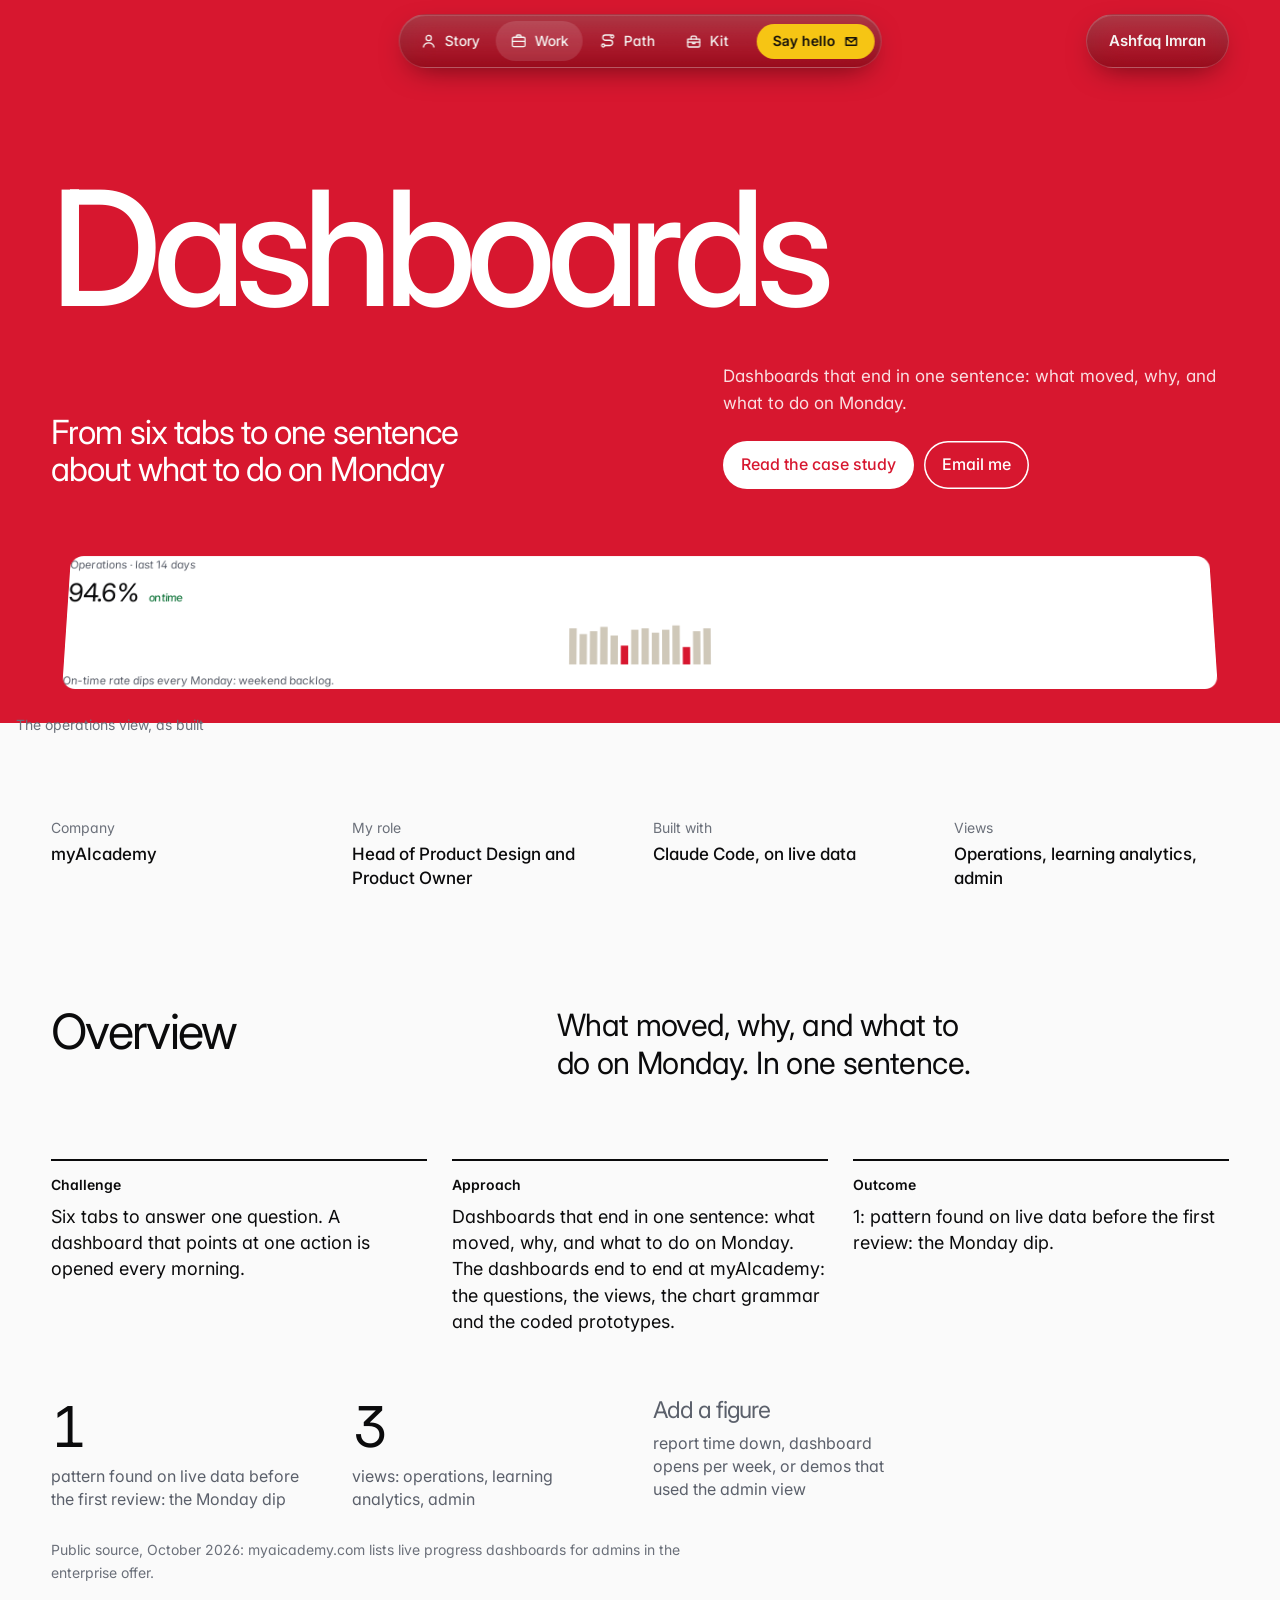
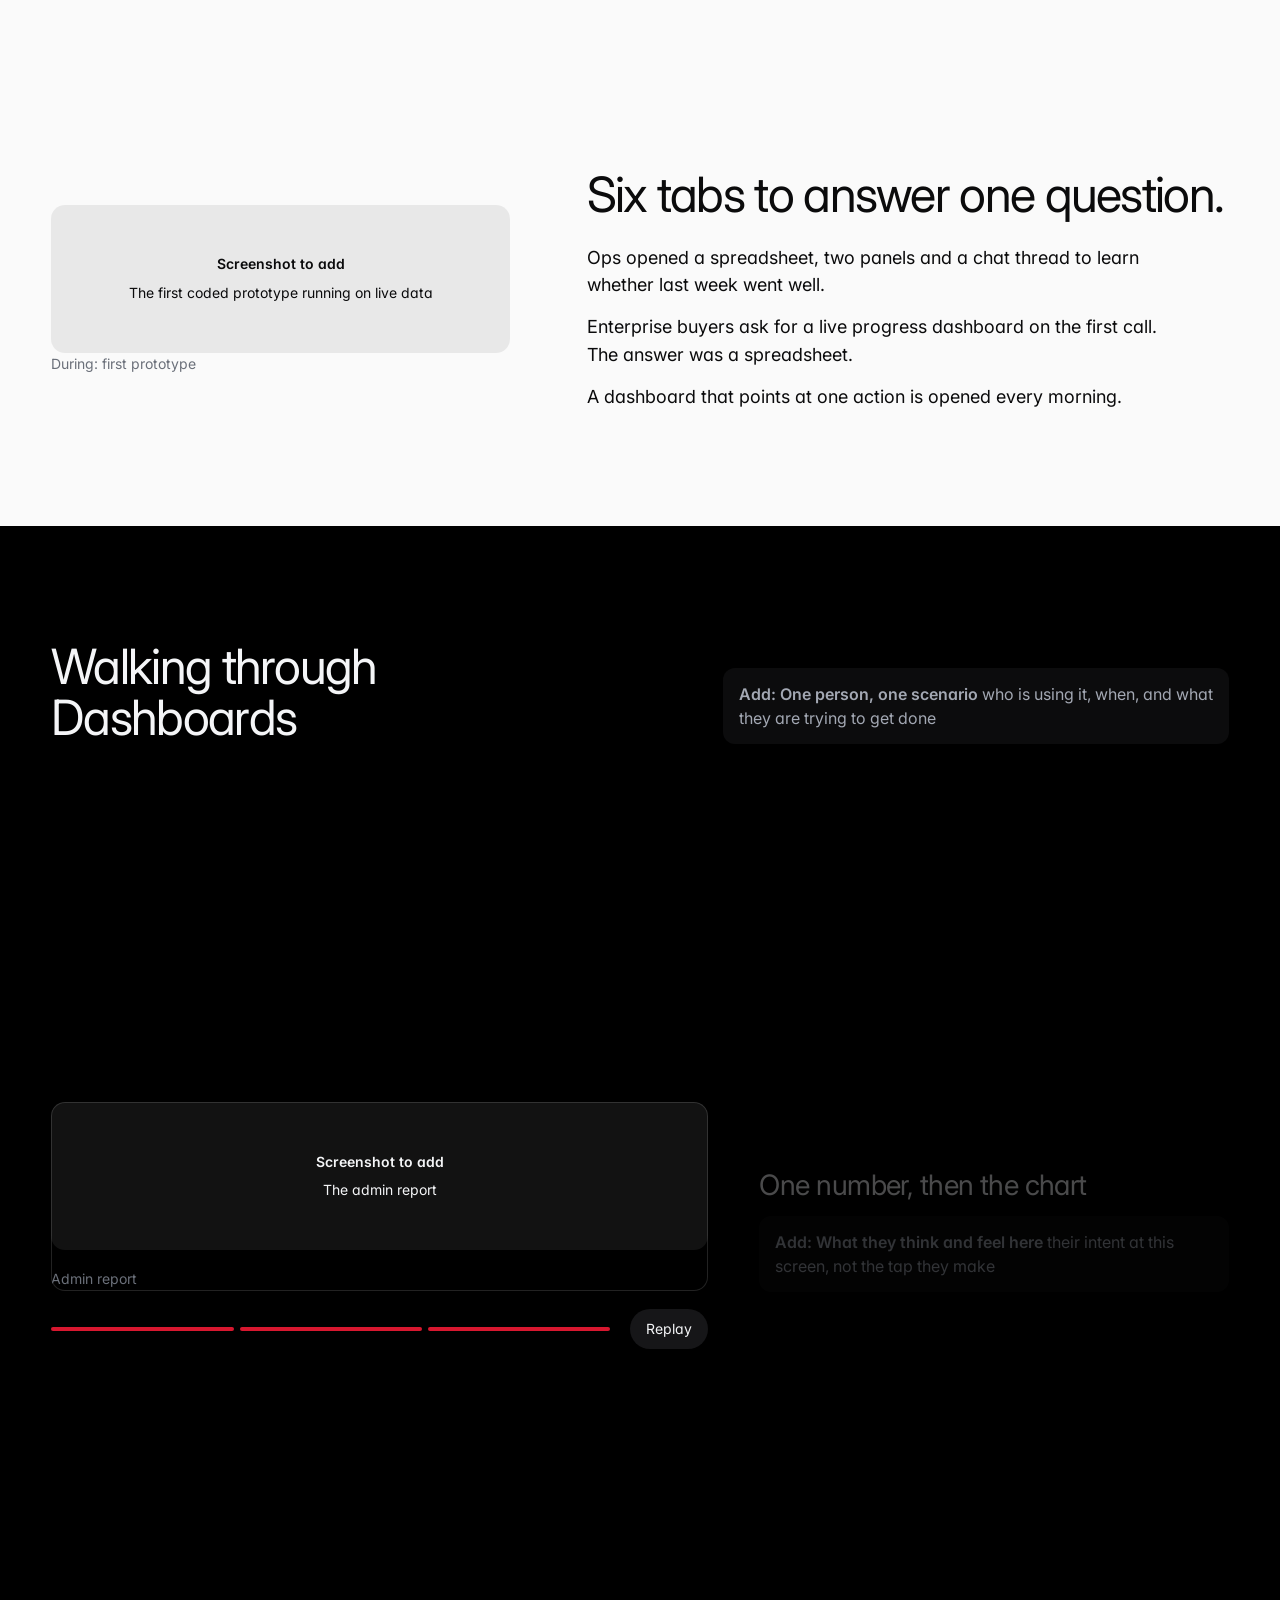
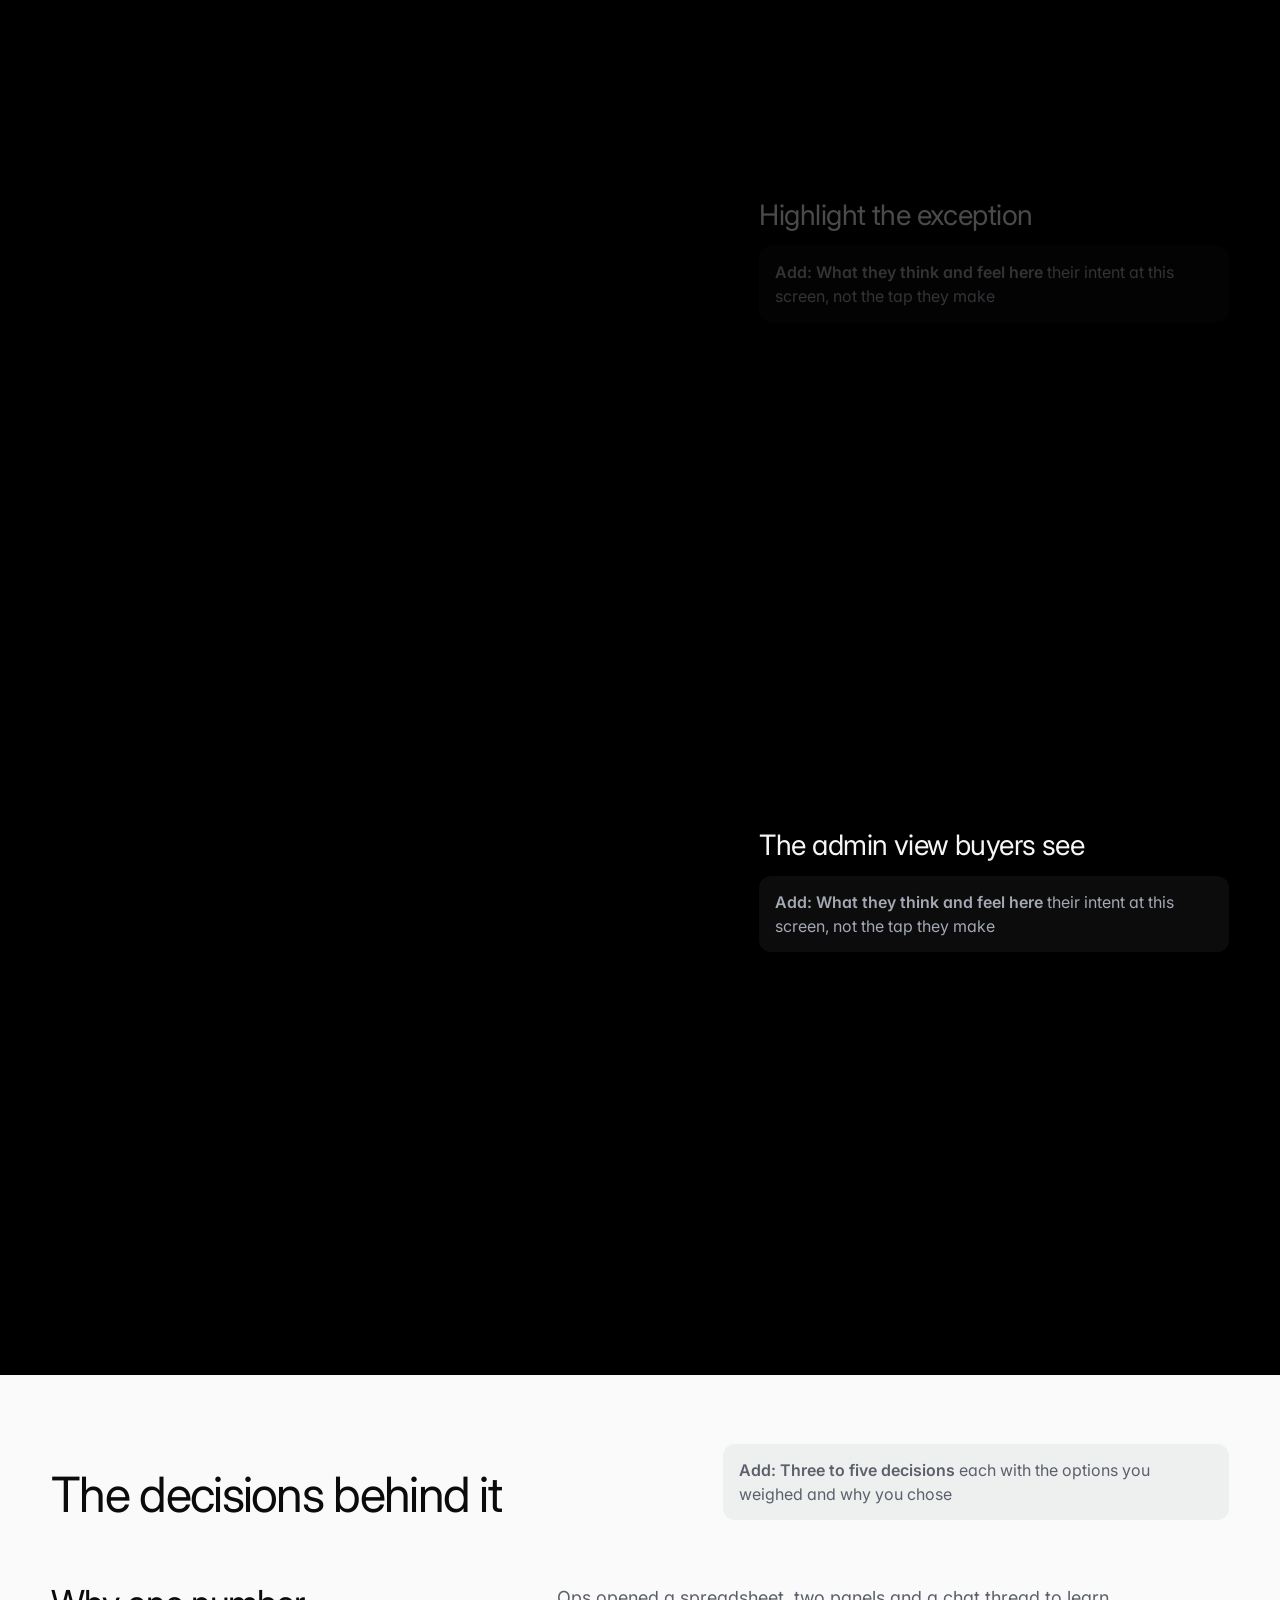
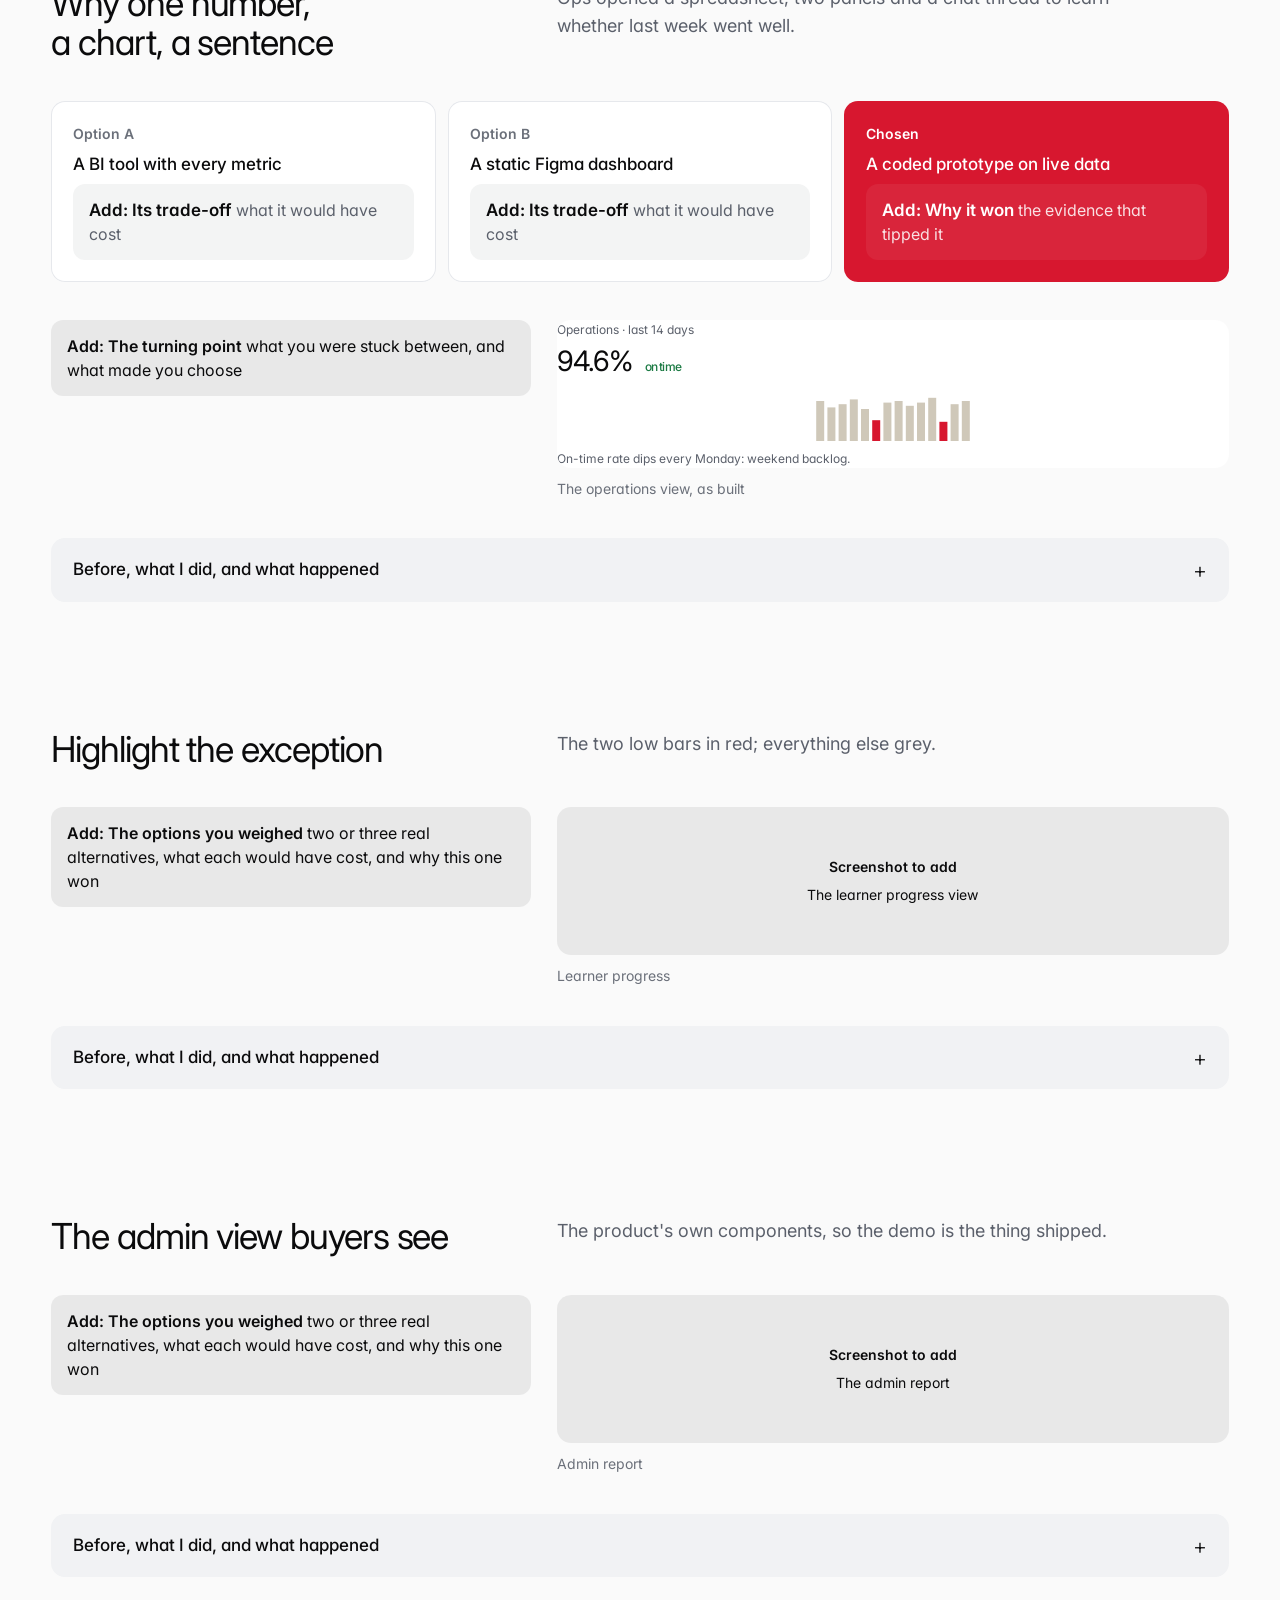
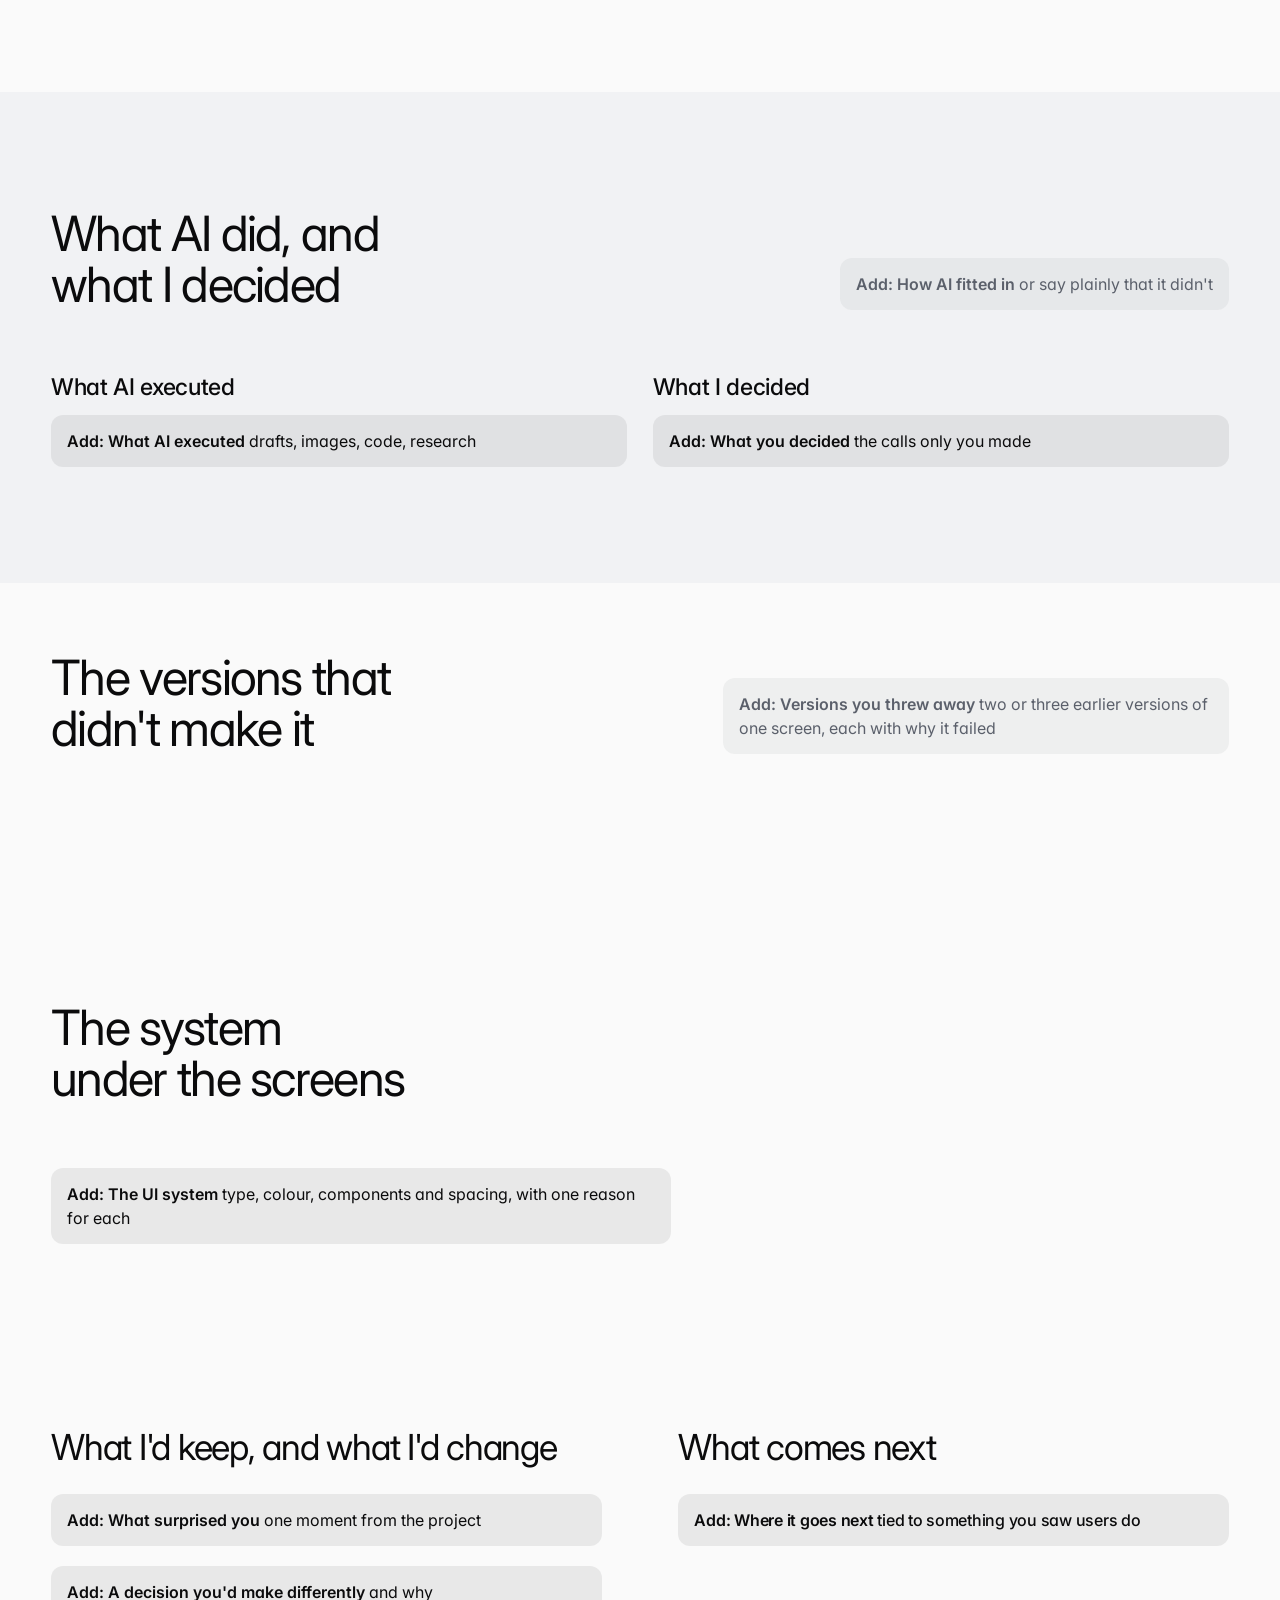
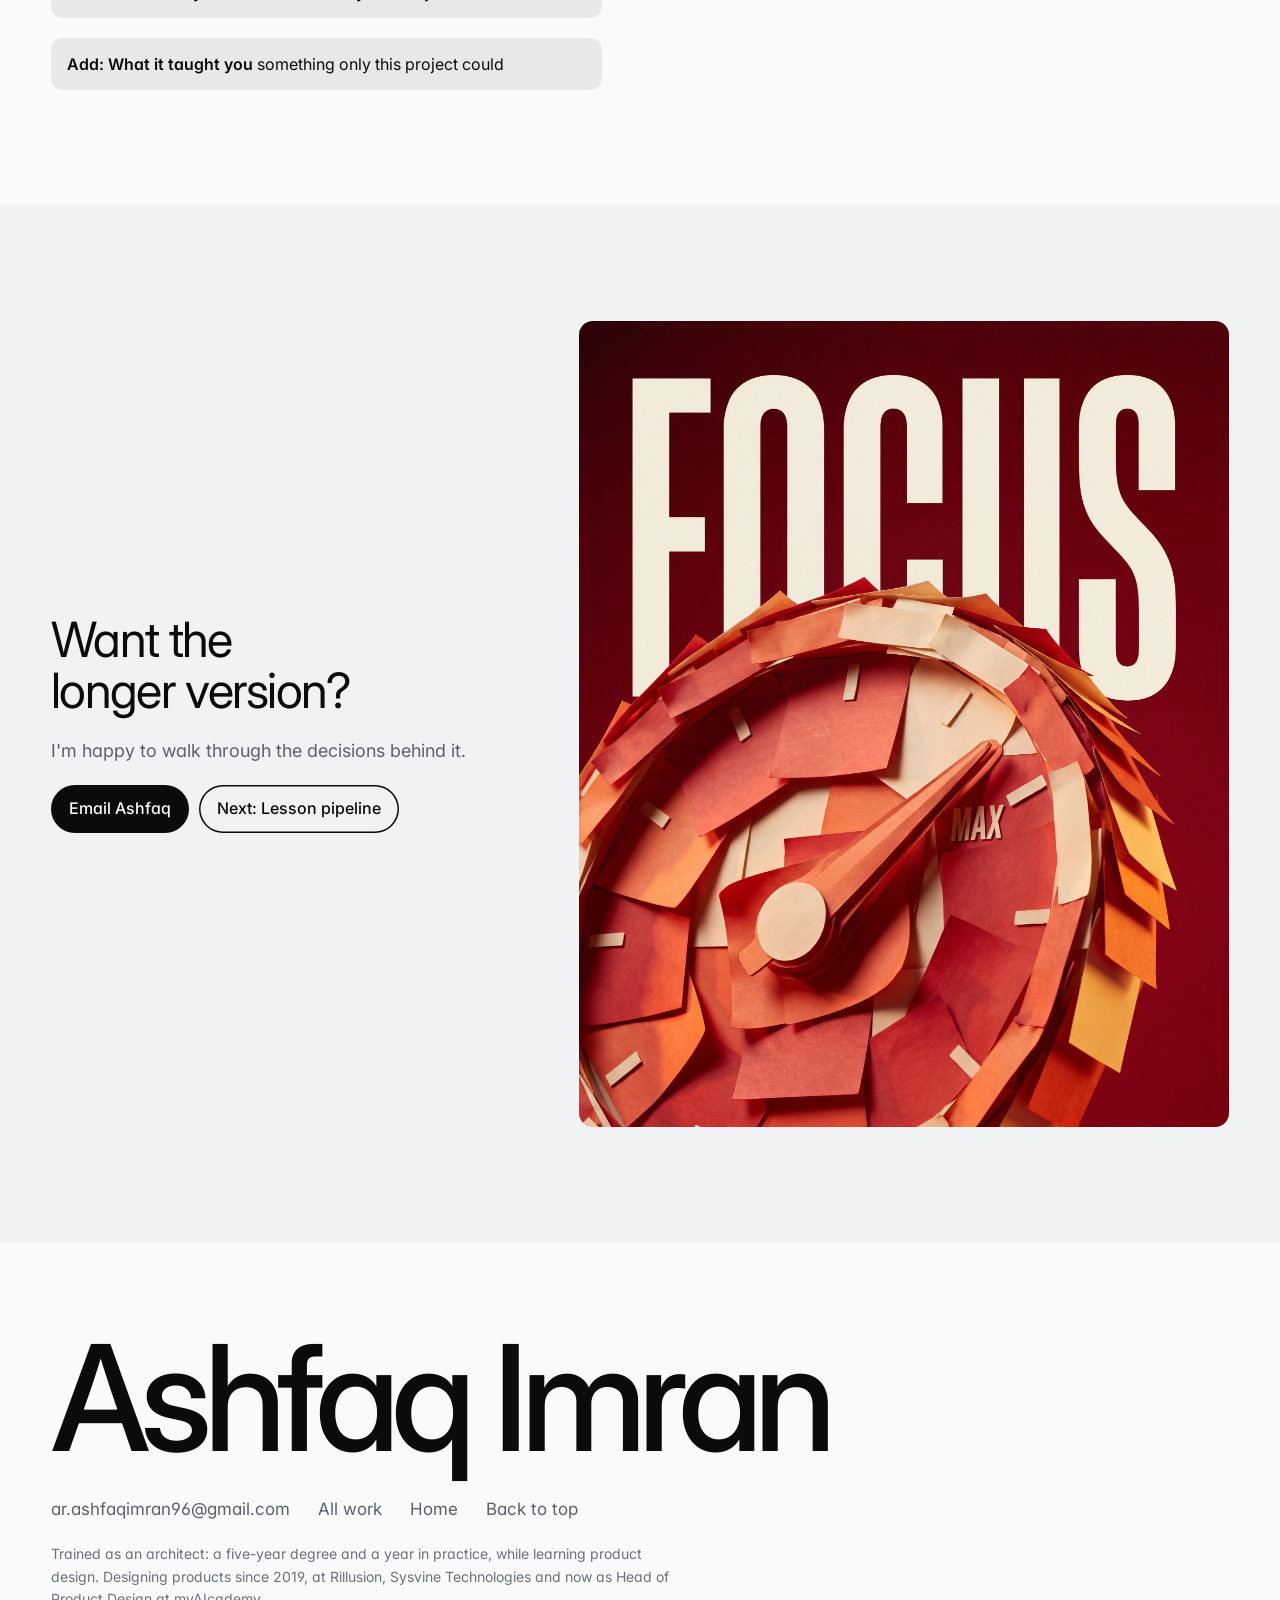
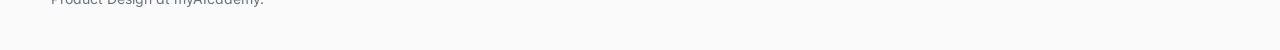
<file: case-studies/dashboards/index.html>
<!doctype html>
<html lang="en" style="--accent: #d7172f; --accent-ink: #ffffff">
<head>
<meta charset="utf-8">
<meta name="viewport" content="width=device-width, initial-scale=1">
<title>Dashboards, a case study by Ashfaq Imran</title>
<meta name="description" content="How Ashfaq Imran designed myAIcademy&#x27;s operations and learning-analytics dashboards: one number, one chart, one sentence, prototyped in code on live data.">
<meta property="og:title" content="myAIcademy dashboards: from six tabs to one sentence about what to do on Monday">
<meta property="og:description" content="How Ashfaq Imran designed myAIcademy&#x27;s operations and learning-analytics dashboards: one number, one chart, one sentence, prototyped in code on live data.">
<meta property="og:image" content="../../assets/posters/p6.webp">
<link rel="preconnect" href="https://fonts.googleapis.com">
<link rel="preconnect" href="https://fonts.gstatic.com" crossorigin>
<link href="https://fonts.googleapis.com/css2?family=Inter:wght@300;400;500;600&display=swap" rel="stylesheet">
<script>document.documentElement.classList.add('js');try{localStorage.removeItem('cs-read')}catch(e){}</script>
<link rel="stylesheet" href="../_shared/guide.css">
</head>
<body>
<a class="skip" href="#main">Skip to the case study</a>
<a class="wordmark" href="../../index.html">Ashfaq Imran</a>
<header class="bar">
  <nav aria-label="Sections">
    <a href="../../index.html#story"><svg class="nav-ic" viewBox="0 0 24 24" aria-hidden="true"><circle cx="12" cy="8" r="3.5"/><path d="M5 20c.8-3.6 3.6-5.5 7-5.5s6.2 1.9 7 5.5"/></svg><span>Story</span></a>
    <a href="../../index.html#work" class="is-on" aria-current="page"><svg class="nav-ic" viewBox="0 0 24 24" aria-hidden="true"><rect x="3.5" y="7" width="17" height="12.5" rx="2"/><path d="M9 7V5.5A1.5 1.5 0 0 1 10.5 4h3A1.5 1.5 0 0 1 15 5.5V7M3.5 12.5h17"/></svg><span>Work</span></a>
    <a href="../../index.html#road"><svg class="nav-ic" viewBox="0 0 24 24" aria-hidden="true"><circle cx="6" cy="18" r="2"/><circle cx="18" cy="6" r="2"/><path d="M8 18h7a3.5 3.5 0 0 0 0-7H9a3.5 3.5 0 0 1 0-7h7"/></svg><span>Path</span></a>
    <a href="../../index.html#kit"><svg class="nav-ic" viewBox="0 0 24 24" aria-hidden="true"><path d="M4 9.5h16v9a1.5 1.5 0 0 1-1.5 1.5h-13A1.5 1.5 0 0 1 4 18.5z"/><path d="M8.5 9.5V7a1.5 1.5 0 0 1 1.5-1.5h4A1.5 1.5 0 0 1 15.5 7v2.5M4 13.5h16M10.5 13.5v2h3v-2"/></svg><span>Kit</span></a>
  </nav>
  <a class="hello" href="../../index.html#contact" aria-label="Say hello"><span>Say hello</span> <svg viewBox="0 0 20 20" aria-hidden="true"><path d="M3 5h14v10H3z M3 5l7 6 7-6"/></svg></a>
</header>
<main id="main">
<section class="hero" aria-labelledby="hero-h">
  <div class="cover"><div class="wrap cover-in">
    <h1 id="hero-h" class="h1-name" aria-label="Dashboards" style="--n:10"><span aria-hidden="true" style="--k:0">D</span><span aria-hidden="true" style="--k:1">a</span><span aria-hidden="true" style="--k:2">s</span><span aria-hidden="true" style="--k:3">h</span><span aria-hidden="true" style="--k:4">b</span><span aria-hidden="true" style="--k:5">o</span><span aria-hidden="true" style="--k:6">a</span><span aria-hidden="true" style="--k:7">r</span><span aria-hidden="true" style="--k:8">d</span><span aria-hidden="true" style="--k:9">s</span></h1>
    <div class="cover-row">
      <p class="h1-line">From six tabs to one sentence about what to do on Monday</p>
      <div class="cover-side">
        <p class="dek">Dashboards that end in one sentence: what moved, why, and what to do on Monday.</p>
        <p class="hero-btns"><a class="btn btn--cover" href="#overview">Read the case study</a><a class="btn btn--cover-ghost" href="mailto:ar.ashfaqimran96@gmail.com?subject=About%20the%20Dashboards%20case%20study">Email me</a></p>
      </div>
    </div>
  </div></div>
  <div class="wrap stage"><div class="stage-in"><figure class="hero-media"><div class="ui-shot" data-ui><div class="ui"><p class="ui-meta">Operations · last 14 days</p><p class="ui-big">94.6% <small>on time</small></p><svg viewBox="0 0 200 70" class="bars"><g><rect x="4" y="20" width="10" height="50"/><rect x="18" y="28" width="10" height="42"/><rect x="32" y="24" width="10" height="46"/><rect x="46" y="18" width="10" height="52"/><rect x="60" y="30" width="10" height="40"/><rect x="74" y="44" width="10" height="26" class="hi"/><rect x="88" y="22" width="10" height="48"/><rect x="102" y="20" width="10" height="50"/><rect x="116" y="26" width="10" height="44"/><rect x="130" y="22" width="10" height="48"/><rect x="144" y="16" width="10" height="54"/><rect x="158" y="46" width="10" height="24" class="hi"/><rect x="172" y="24" width="10" height="46"/><rect x="186" y="20" width="10" height="50"/></g></svg><p class="ui-note">On-time rate dips every Monday: weekend backlog.</p></div></div></figure></div><p class="hero-cap">The operations view, as built</p></div>
  <div class="wrap"><dl class="hero-facts"><div><dt>Company</dt><dd>myAIcademy</dd></div><div><dt>My role</dt><dd>Head of Product Design and Product Owner</dd></div><div><dt>Built with</dt><dd>Claude Code, on live data</dd></div><div><dt>Views</dt><dd>Operations, learning analytics, admin</dd></div></dl></div>
</section>
<section class="sec" id="overview" aria-labelledby="overview-h"><div class="wrap"><div class="ov-top"><h2 id="overview-h" class="rise">Overview</h2><blockquote class="hook rise"><p>What moved, why, and what to do on Monday. In one sentence.</p></blockquote></div><div class="ov-cols"><div class="rise"><h3>Challenge</h3><p><span class="draft">Six tabs to answer one question. A dashboard that points at one action is opened every morning.</span></p></div><div class="rise"><h3>Approach</h3><p>Dashboards that end in one sentence: what moved, why, and what to do on Monday. The dashboards end to end at myAIcademy: the questions, the views, the chart grammar and the coded prototypes.</p></div><div class="rise"><h3>Outcome</h3><p>1: pattern found on live data before the first review: the Monday dip.</p></div></div><dl class="figures" aria-label="Results"><div class="rise"><dt>1</dt><dd>pattern found on live data before the first review: the Monday dip</dd></div><div class="rise"><dt>3</dt><dd>views: operations, learning analytics, admin</dd></div><div class="rise"><dt class="dt-todo">Add a figure</dt><dd>report time down, dashboard opens per week, or demos that used the admin view</dd></div></dl><p class="source rise">Public source, October 2026: myaicademy.com lists live progress dashboards for admins in the enterprise offer.</p></div></section>

<section class="sec" id="problem" aria-labelledby="problem-h"><div class="wrap"><div class="problem"><div class="problem-left"><figure class="rise"><div class="slot" role="img" aria-label="Placeholder: The first coded prototype running on live data" style="--ar: 16 / 10"><b>Screenshot to add</b><span>The first coded prototype running on live data</span></div><figcaption>During: first prototype</figcaption></figure></div><div class="problem-right"><h2 id="problem-h" class="rise">Six tabs to answer one question.</h2><div class="rise"><p><span class="draft">Ops opened a spreadsheet, two panels and a chat thread to learn whether last week went well.</span></p><p><span class="draft">Enterprise buyers ask for a live progress dashboard on the first call. The answer was a spreadsheet.</span></p><p><span class="draft">A dashboard that points at one action is opened every morning.</span></p></div></div></div></div></section>
<section class="sec sec--night sec--journey" id="journey" aria-labelledby="journey-h"><div class="wrap"><div class="split-head"><h2 id="journey-h" class="rise"><span class="draft">Walking through Dashboards</span></h2><div class="todo-wrap lead rise"><span class="todo"><b>Add: One person, one scenario</b> who is using it, when, and what they are trying to get done</span></div></div><div class="steps"><figure class="steps-media"><div class="frame"><div class="shot is-on" data-shot="0"><div class="ui-shot" data-ui><div class="ui"><p class="ui-meta">Operations · last 14 days</p><p class="ui-big">94.6% <small>on time</small></p><svg viewBox="0 0 200 70" class="bars"><g><rect x="4" y="20" width="10" height="50"/><rect x="18" y="28" width="10" height="42"/><rect x="32" y="24" width="10" height="46"/><rect x="46" y="18" width="10" height="52"/><rect x="60" y="30" width="10" height="40"/><rect x="74" y="44" width="10" height="26" class="hi"/><rect x="88" y="22" width="10" height="48"/><rect x="102" y="20" width="10" height="50"/><rect x="116" y="26" width="10" height="44"/><rect x="130" y="22" width="10" height="48"/><rect x="144" y="16" width="10" height="54"/><rect x="158" y="46" width="10" height="24" class="hi"/><rect x="172" y="24" width="10" height="46"/><rect x="186" y="20" width="10" height="50"/></g></svg><p class="ui-note">On-time rate dips every Monday: weekend backlog.</p></div></div><figcaption>The operations view, as built</figcaption></div><div class="shot" data-shot="1"><div class="slot" role="img" aria-label="Placeholder: The learner progress view" style="--ar: 16 / 10"><b>Screenshot to add</b><span>The learner progress view</span></div><figcaption>Learner progress</figcaption></div><div class="shot" data-shot="2"><div class="slot" role="img" aria-label="Placeholder: The admin report" style="--ar: 16 / 10"><b>Screenshot to add</b><span>The admin report</span></div><figcaption>Admin report</figcaption></div></div><figcaption><span class="segs" aria-hidden="true"><i class="on"></i><i></i><i></i></span><button class="replay" type="button">Replay</button></figcaption></figure><ol class="steps-list" aria-label="The steps of the journey"><li class="step is-active" data-step="0"><h3><span class="draft">One number, then the chart</span></h3><div class="todo-wrap thought"><span class="todo"><b>Add: What they think and feel here</b> their intent at this screen, not the tap they make</span></div></li><li class="step" data-step="1"><h3><span class="draft">Highlight the exception</span></h3><div class="todo-wrap thought"><span class="todo"><b>Add: What they think and feel here</b> their intent at this screen, not the tap they make</span></div></li><li class="step" data-step="2"><h3><span class="draft">The admin view buyers see</span></h3><div class="todo-wrap thought"><span class="todo"><b>Add: What they think and feel here</b> their intent at this screen, not the tap they make</span></div></li></ol></div></div></section>
<section class="sec" id="decisions" aria-labelledby="decisions-h"><div class="wrap"><div class="split-head"><h2 id="decisions-h" class="rise"><span class="draft">The decisions behind it</span></h2><div class="todo-wrap lead rise"><span class="todo"><b>Add: Three to five decisions</b> each with the options you weighed and why you chose</span></div></div><div class="ds-list"><article class="ds" id="d1" aria-labelledby="d1-h"><div class="ds-head"><h3 id="d1-h" class="rise"><span class="draft">Why one number, a chart, a sentence</span></h3><p class="ds-hook rise"><span class="draft">Ops opened a spreadsheet, two panels and a chat thread to learn whether last week went well.</span></p></div><ul class="options rise" aria-label="The options"><li class="option"><span class="opt-tag">Option A</span><b><span class="draft">A BI tool with every metric</span></b><span><span class="todo"><b>Add: Its trade-off</b> what it would have cost</span></span></li><li class="option"><span class="opt-tag">Option B</span><b><span class="draft">A static Figma dashboard</span></b><span><span class="todo"><b>Add: Its trade-off</b> what it would have cost</span></span></li><li class="option chosen"><span class="opt-tag">Chosen</span><b><span class="draft">A coded prototype on live data</span></b><span><span class="todo"><b>Add: Why it won</b> the evidence that tipped it</span></span></li></ul><div class="ds-body"><div class="ds-why rise"><div class="todo-wrap"><span class="todo"><b>Add: The turning point</b> what you were stuck between, and what made you choose</span></div></div><figure class="ds-shot rise"><div class="ui-shot" data-ui><div class="ui"><p class="ui-meta">Operations · last 14 days</p><p class="ui-big">94.6% <small>on time</small></p><svg viewBox="0 0 200 70" class="bars"><g><rect x="4" y="20" width="10" height="50"/><rect x="18" y="28" width="10" height="42"/><rect x="32" y="24" width="10" height="46"/><rect x="46" y="18" width="10" height="52"/><rect x="60" y="30" width="10" height="40"/><rect x="74" y="44" width="10" height="26" class="hi"/><rect x="88" y="22" width="10" height="48"/><rect x="102" y="20" width="10" height="50"/><rect x="116" y="26" width="10" height="44"/><rect x="130" y="22" width="10" height="48"/><rect x="144" y="16" width="10" height="54"/><rect x="158" y="46" width="10" height="24" class="hi"/><rect x="172" y="24" width="10" height="46"/><rect x="186" y="20" width="10" height="50"/></g></svg><p class="ui-note">On-time rate dips every Monday: weekend backlog.</p></div></div><figcaption>The operations view, as built</figcaption></figure></div><details class="ds-more"><summary>Before, what I did, and what happened</summary><div class="ds-more-in"><div><h4>Before</h4><div class="todo-wrap"><span class="todo"><b>Add: The design before</b> what the product, or the pattern you started from, looked like</span></div><figure><div class="slot" role="img" aria-label="Placeholder: The spreadsheet or admin panel used before" style="--ar: 16 / 10"><b>Screenshot to add</b><span>The spreadsheet or admin panel used before</span></div><figcaption>Before: the spreadsheet</figcaption></figure></div><div><h4>What I did</h4><ul class="actions"><li><span class="draft">One number, then the chart</span></li><li><span class="draft">Highlight the exception</span></li><li><span class="draft">The admin view buyers see</span></li></ul></div><div><h4>What happened</h4><div class="todo-wrap"><span class="todo"><b>Add: What happened</b> what changed for users or the business, a number or a specific observation</span></div></div></div></details></article><article class="ds" id="d2" aria-labelledby="d2-h"><div class="ds-head"><h3 id="d2-h" class="rise"><span class="draft">Highlight the exception</span></h3><p class="ds-hook rise"><span class="draft">The two low bars in red; everything else grey.</span></p></div><div class="ds-body"><div class="ds-why rise"><div class="todo-wrap"><span class="todo"><b>Add: The options you weighed</b> two or three real alternatives, what each would have cost, and why this one won</span></div></div><figure class="ds-shot rise"><div class="slot" role="img" aria-label="Placeholder: The learner progress view" style="--ar: 16 / 10"><b>Screenshot to add</b><span>The learner progress view</span></div><figcaption>Learner progress</figcaption></figure></div><details class="ds-more"><summary>Before, what I did, and what happened</summary><div class="ds-more-in"><div><h4>Before</h4><p><span class="draft">Before: six tabs of everything.</span></p></div><div><h4>What I did</h4><ul class="actions"><li><span class="todo"><b>Add: The design moves</b> what you did right after deciding</span></li></ul></div><div><h4>What happened</h4><div class="todo-wrap"><span class="todo"><b>Add: What happened</b> feedback, testing or a number</span></div></div></div></details></article><article class="ds" id="d3" aria-labelledby="d3-h"><div class="ds-head"><h3 id="d3-h" class="rise"><span class="draft">The admin view buyers see</span></h3><p class="ds-hook rise"><span class="draft">The product&#x27;s own components, so the demo is the thing shipped.</span></p></div><div class="ds-body"><div class="ds-why rise"><div class="todo-wrap"><span class="todo"><b>Add: The options you weighed</b> two or three real alternatives, what each would have cost, and why this one won</span></div></div><figure class="ds-shot rise"><div class="slot" role="img" aria-label="Placeholder: The admin report" style="--ar: 16 / 10"><b>Screenshot to add</b><span>The admin report</span></div><figcaption>Admin report</figcaption></figure></div><details class="ds-more"><summary>Before, what I did, and what happened</summary><div class="ds-more-in"><div><h4>Before</h4><p><span class="draft">Before: the deal waiting on a spreadsheet.</span></p></div><div><h4>What I did</h4><ul class="actions"><li><span class="todo"><b>Add: The design moves</b> what you did right after deciding</span></li></ul></div><div><h4>What happened</h4><div class="todo-wrap"><span class="todo"><b>Add: What happened</b> feedback, testing or a number</span></div></div></div></details></article></div></div></section>


<section class="sec sec--soft" id="ai" aria-labelledby="ai-h"><div class="wrap"><div class="split-head"><h2 id="ai-h" class="rise">What AI did, and what I decided</h2><div class="todo-wrap lead rise"><span class="todo"><b>Add: How AI fitted in</b> or say plainly that it didn&#x27;t</span></div></div><div class="ai"><div class="rise"><h3>What AI executed</h3><ul><li><span class="todo"><b>Add: What AI executed</b> drafts, images, code, research</span></li></ul></div><div class="rise"><h3>What I decided</h3><ul><li><span class="todo"><b>Add: What you decided</b> the calls only you made</span></li></ul></div></div></div></section>
<section class="sec" id="iterations" aria-labelledby="iterations-h"><div class="wrap"><div class="split-head"><h2 id="iterations-h" class="rise"><span class="draft">The versions that didn&#x27;t make it</span></h2><div class="todo-wrap lead rise"><span class="todo"><b>Add: Versions you threw away</b> two or three earlier versions of one screen, each with why it failed</span></div></div></div></section>
<section class="sec" id="system" aria-labelledby="system-h"><div class="wrap"><div class="split-head"><h2 id="system-h" class="rise"><span class="draft">The system under the screens</span></h2></div><div class="todo-wrap"><span class="todo"><b>Add: The UI system</b> type, colour, components and spacing, with one reason for each</span></div></div></section>
<section class="sec" id="reflection" aria-labelledby="reflection-h"><div class="wrap"><div class="refl"><div><h2 id="reflection-h" class="rise">What I&#x27;d keep, and what I&#x27;d change</h2><ul class="learn"><li class="rise"><span class="todo"><b>Add: What surprised you</b> one moment from the project</span></li><li class="rise"><span class="todo"><b>Add: A decision you&#x27;d make differently</b> and why</span></li><li class="rise"><span class="todo"><b>Add: What it taught you</b> something only this project could</span></li></ul></div><div><h2 class="rise">What comes next</h2><ul class="future"><li class="rise"><h3><span class="todo"><b>Add: Where it goes next</b> tied to something you saw users do</span></h3></li></ul></div></div></div></section>
<section class="close" aria-labelledby="close-h"><div class="wrap">
  <div class="close-text">
    <h2 id="close-h" class="rise">Want the longer version?</h2>
    <p class="rise">I&#x27;m happy to walk through the decisions behind it.</p>
    <p class="close-btns rise"><a class="btn" href="mailto:ar.ashfaqimran96@gmail.com?subject=About%20the%20Dashboards%20case%20study">Email Ashfaq</a><a class="btn btn--ghost" href="../lesson-pipeline/index.html">Next: Lesson pipeline</a></p>
  </div>
  <figure class="close-fig rise"><div class="screen"><img src="../../assets/posters/p6.webp" alt="The last screen of the product" loading="lazy" width="1600" height="900"></div></figure>
</div></section>
</main>
<footer class="foot"><div class="wrap">
  <p class="foot-name">Ashfaq Imran</p>
  <div class="foot-links"><a href="mailto:ar.ashfaqimran96@gmail.com?subject=About%20the%20Dashboards%20case%20study">ar.ashfaqimran96@gmail.com</a><a href="../../index.html#work">All work</a><a href="../../index.html">Home</a><a href="#main">Back to top</a></div>
  <p class="foot-legal">Trained as an architect: a five-year degree and a year in practice, while learning product design. Designing products since 2019, at Rillusion, Sysvine Technologies and now as Head of Product Design at myAIcademy. </p>
</div></footer>

<p class="review-note" role="note">Review mode: <i>highlighted</i> wording was drafted from the project files and needs your check. Boxes marked “Add” need facts only you have.</p>
<script src="../_shared/guide.js" defer></script>
</body>
</html>
</file>
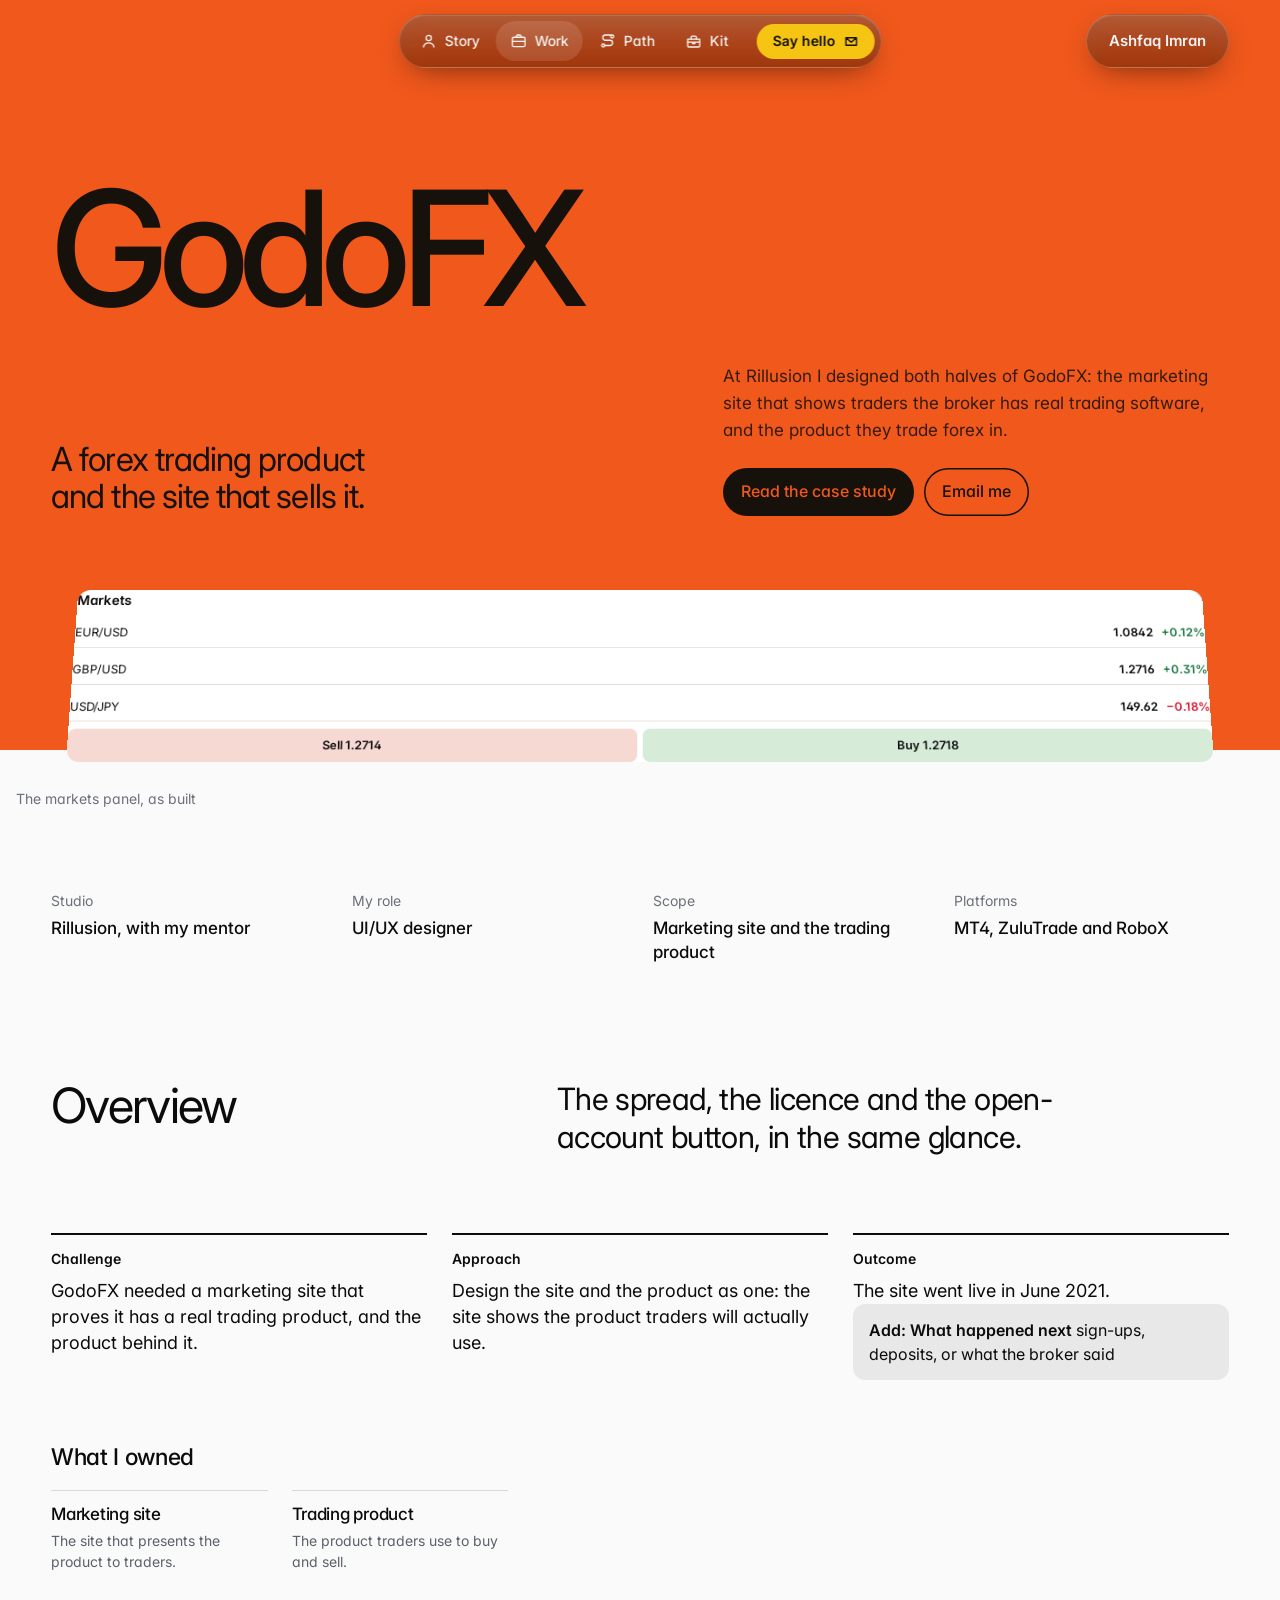
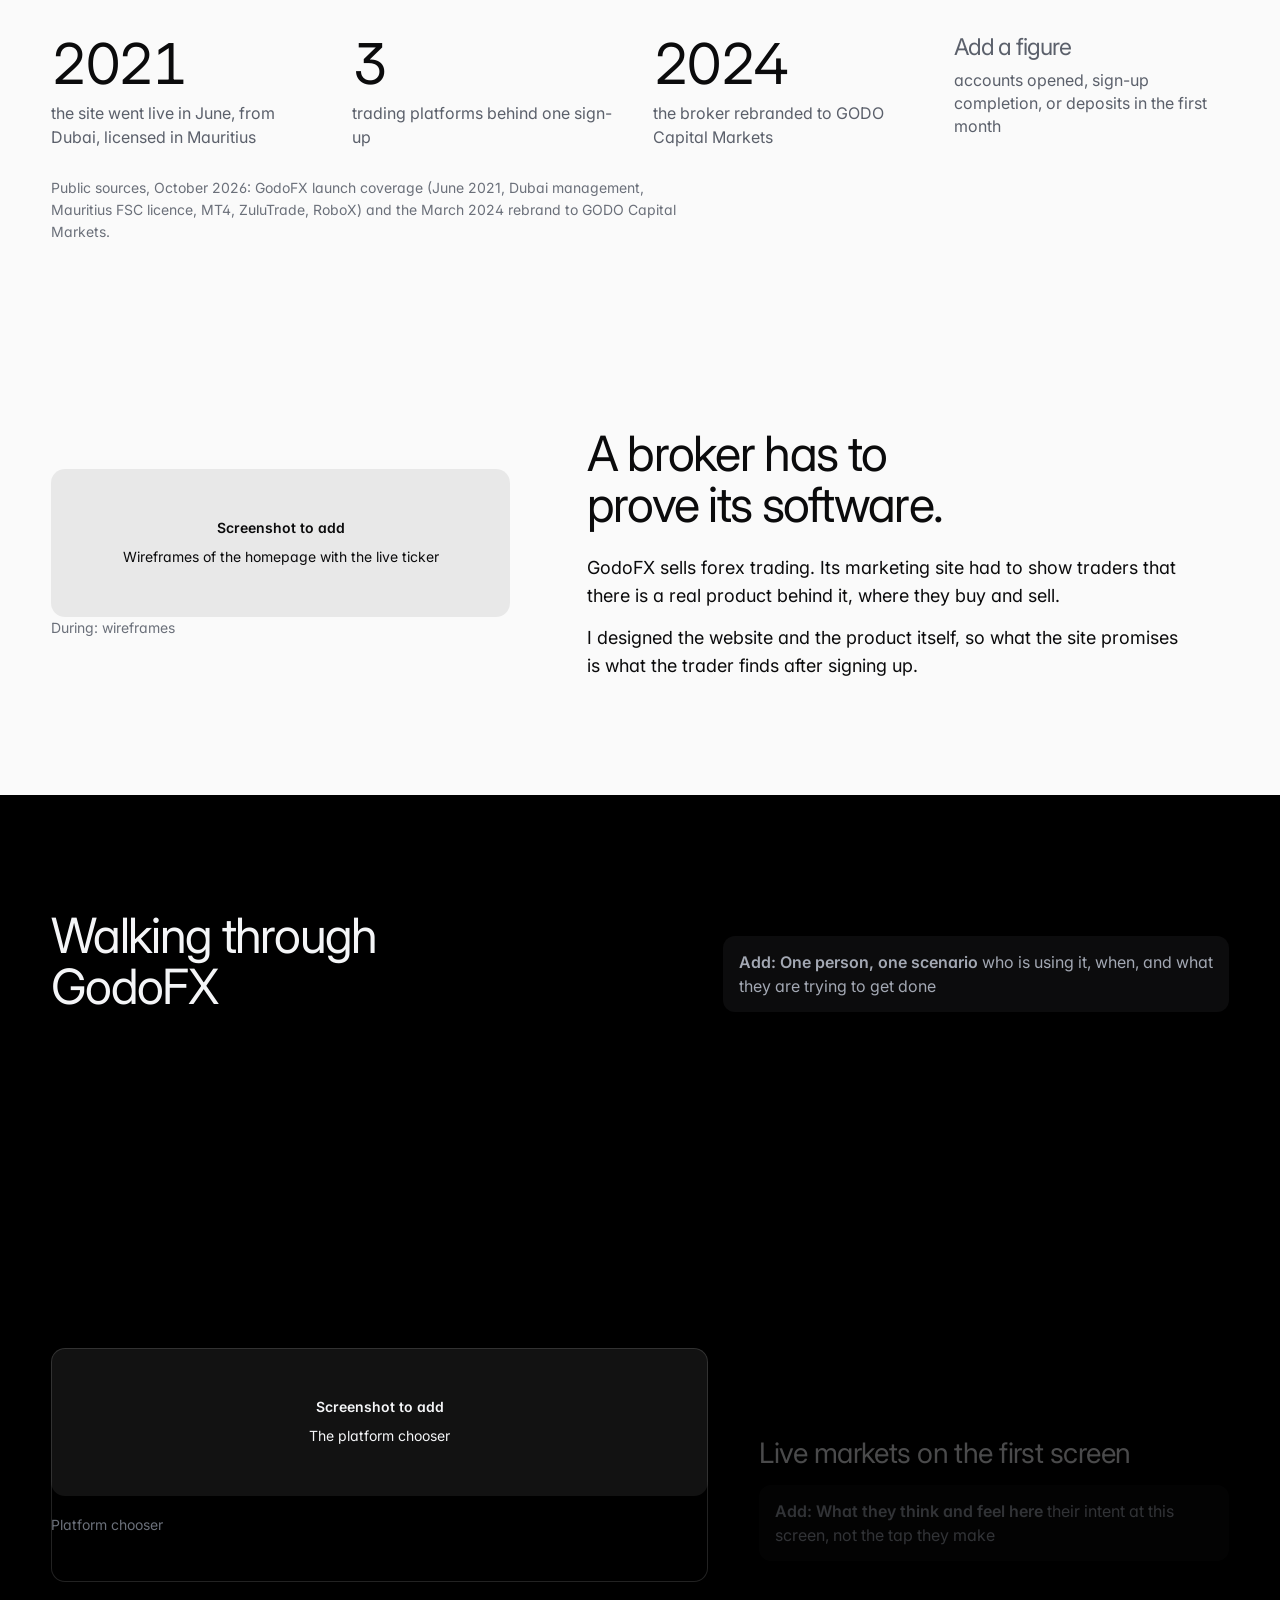
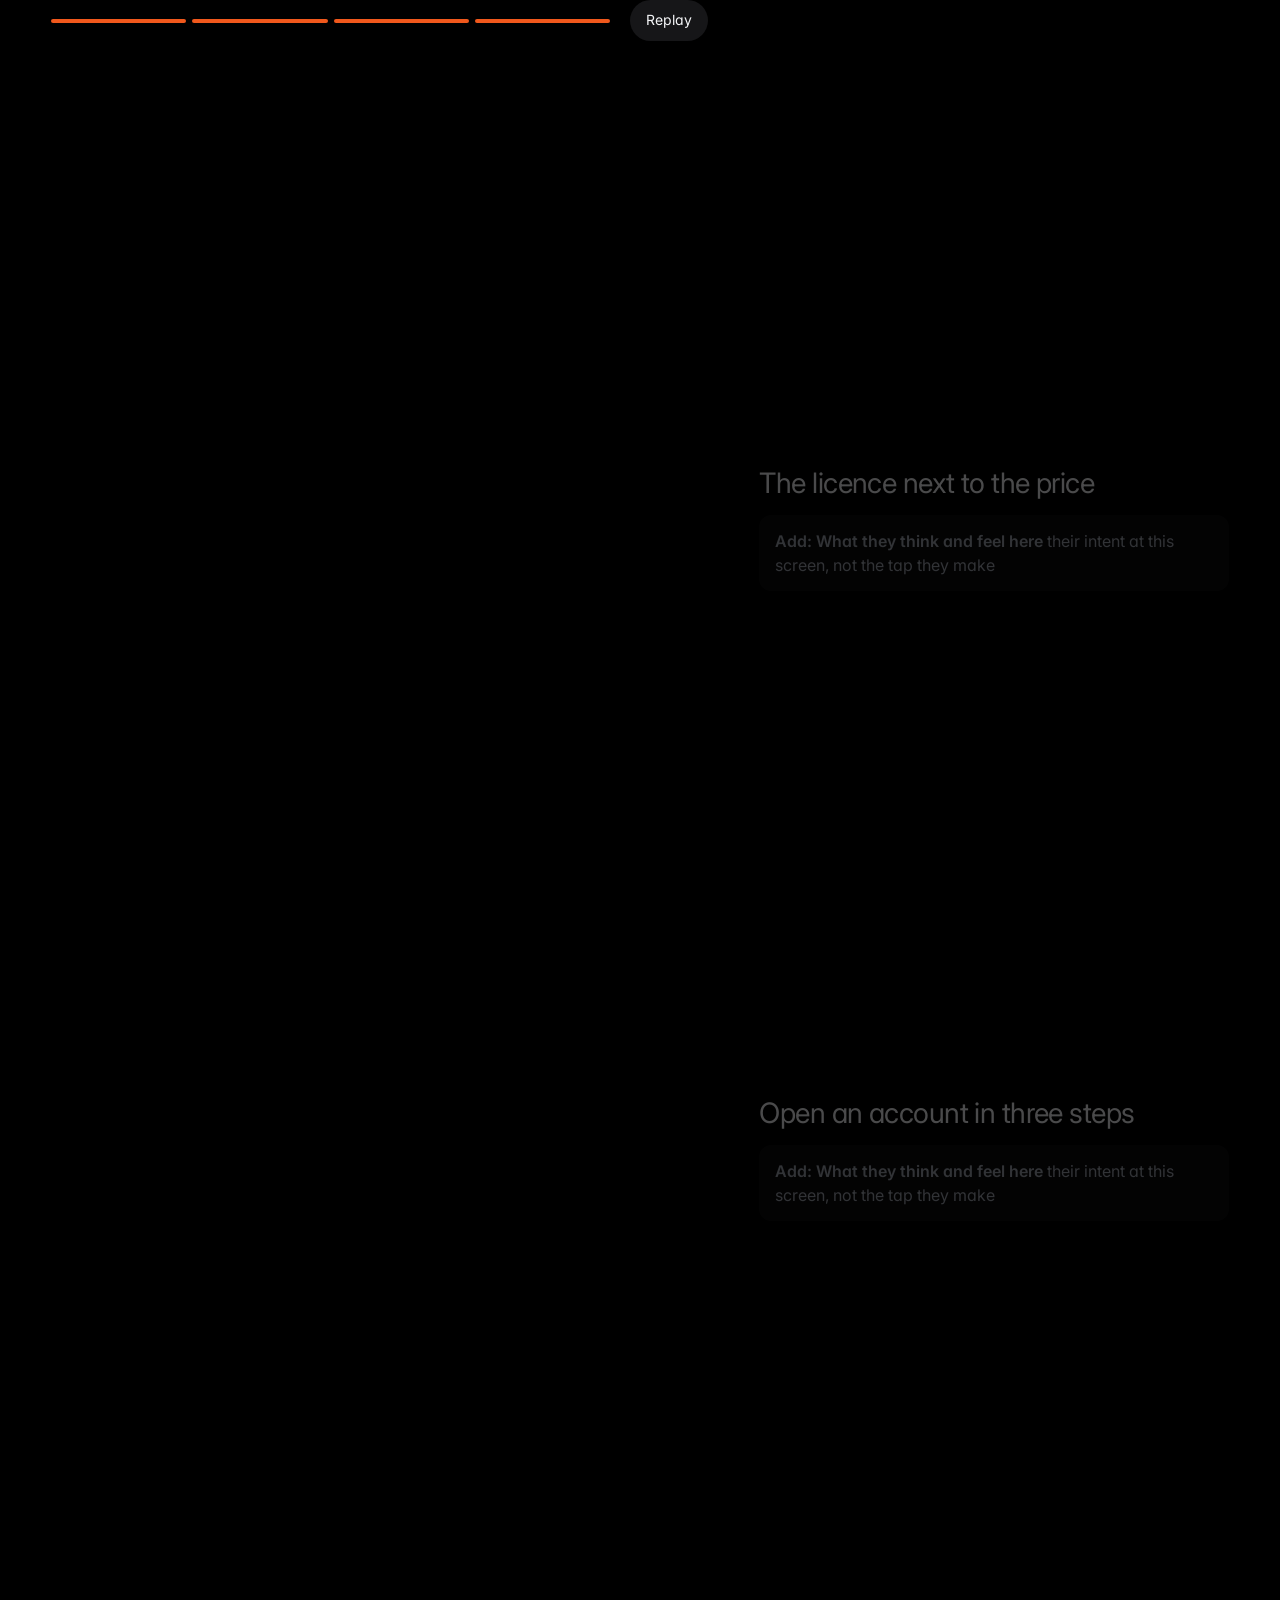
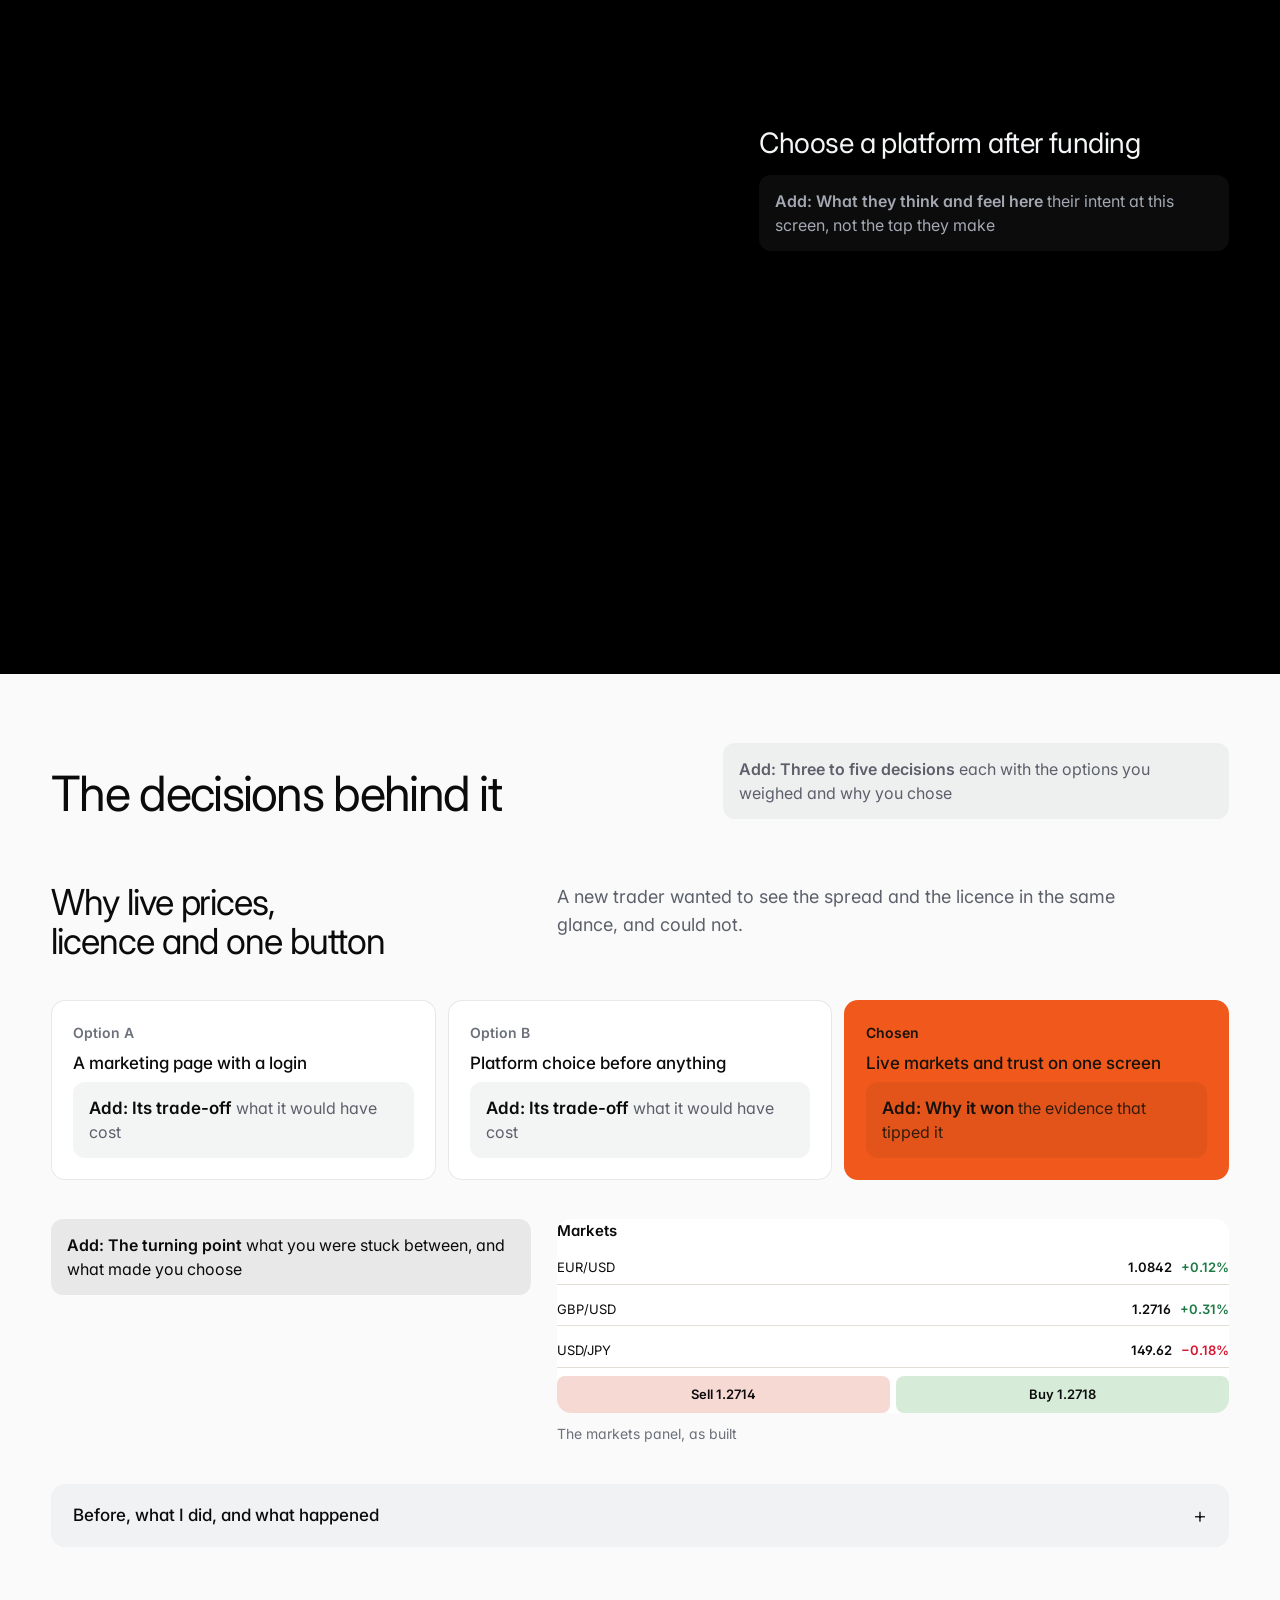
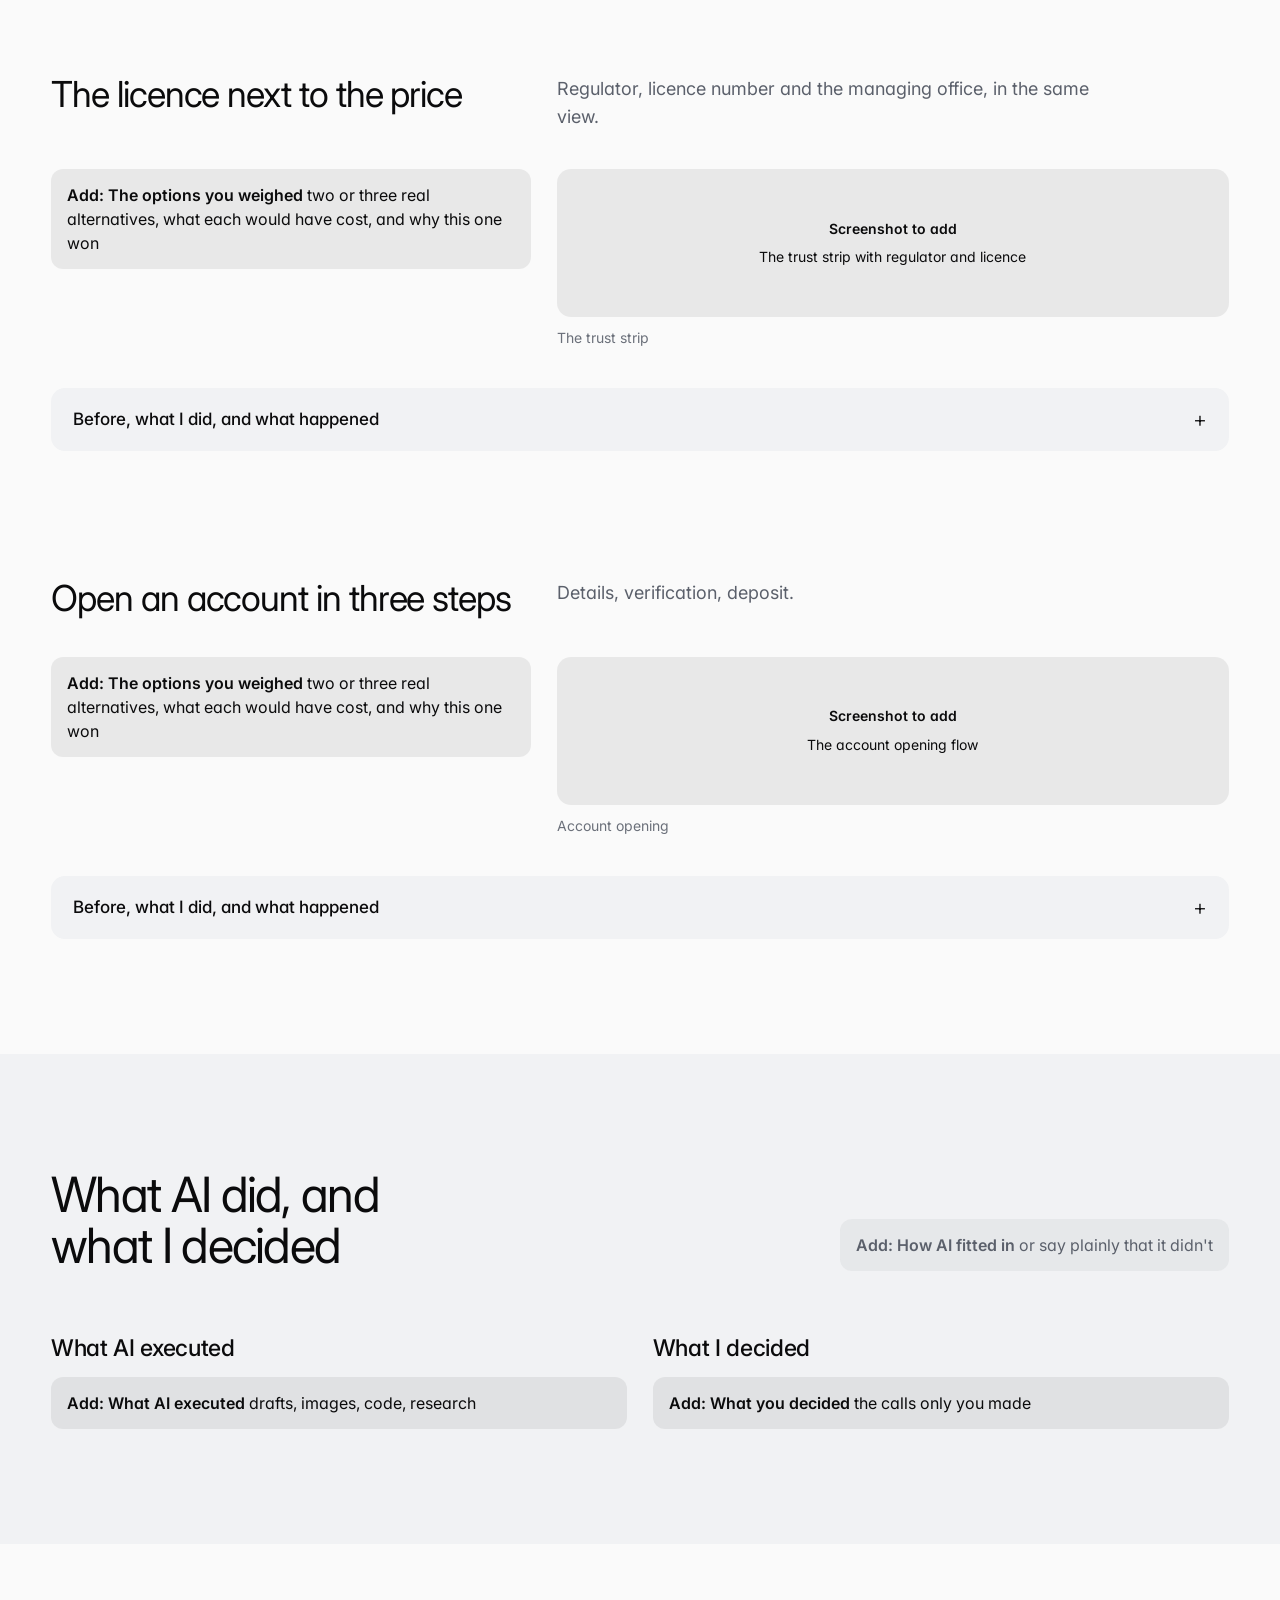
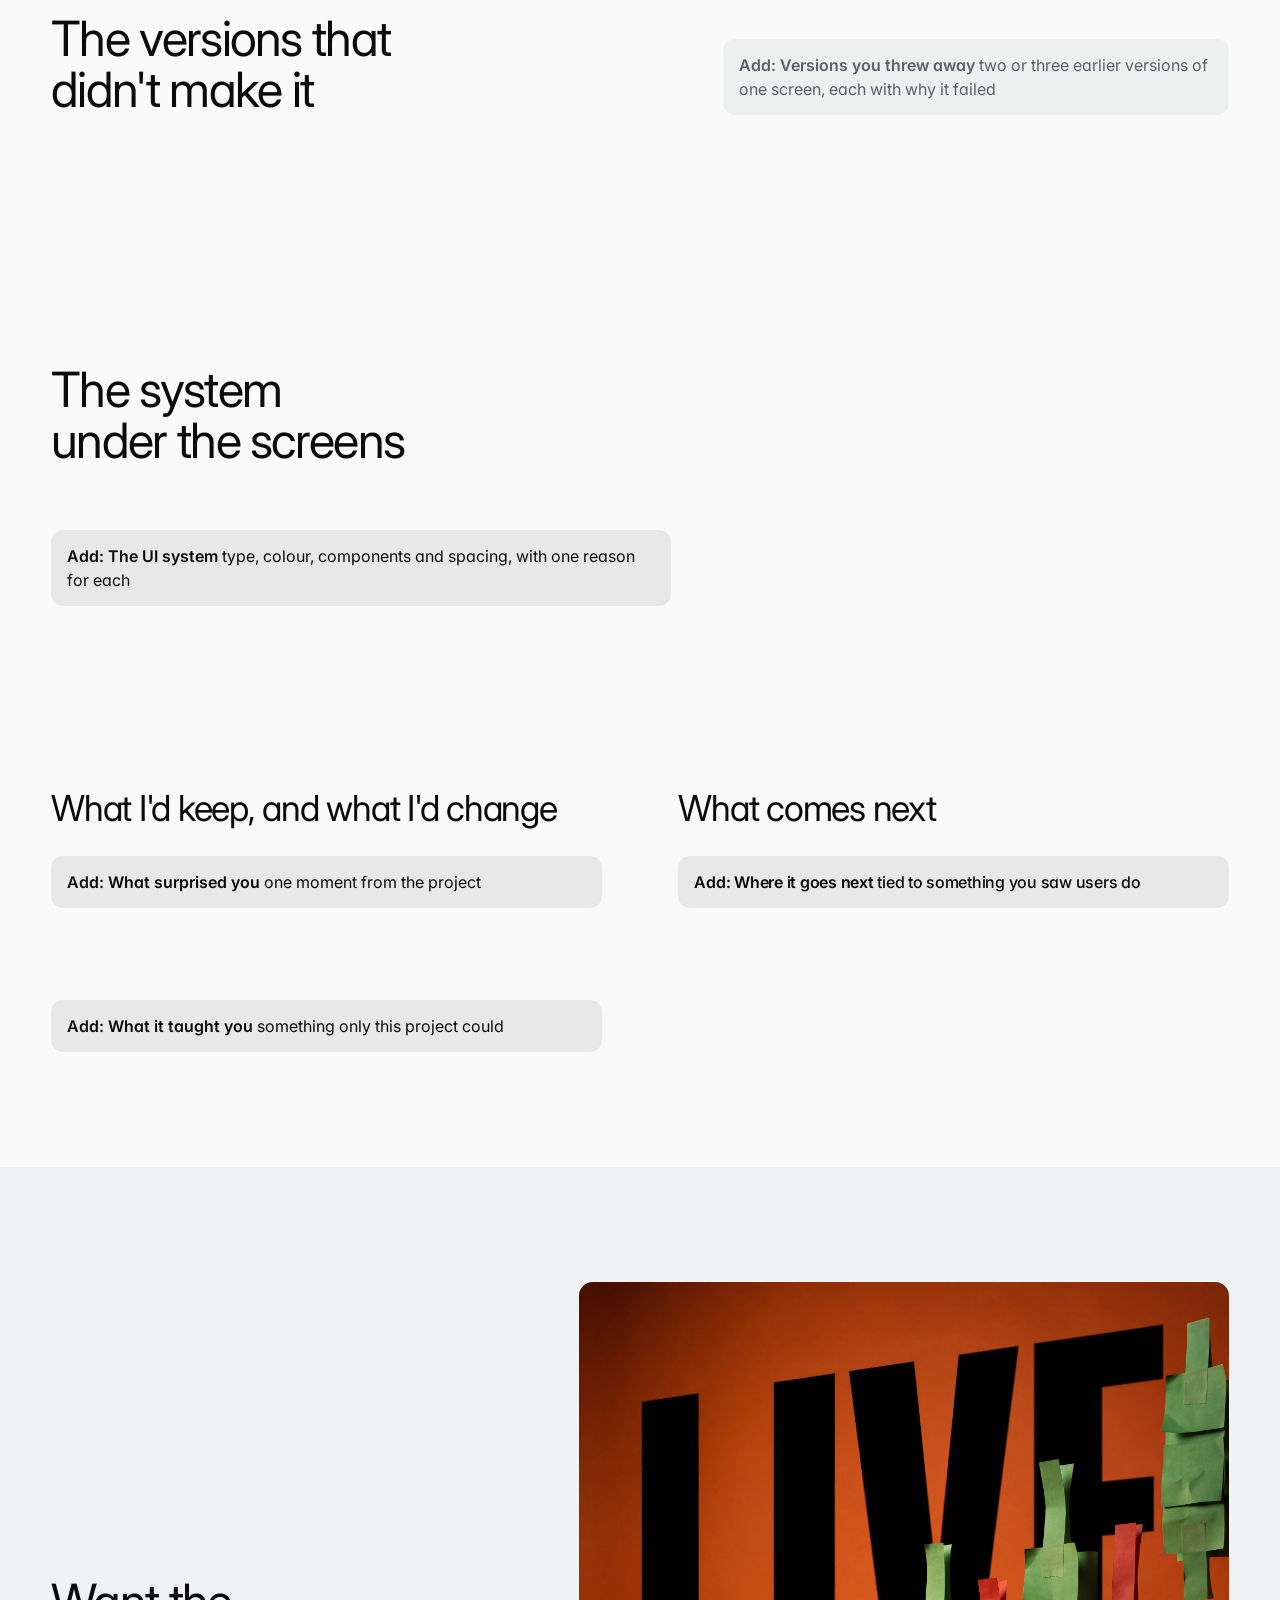
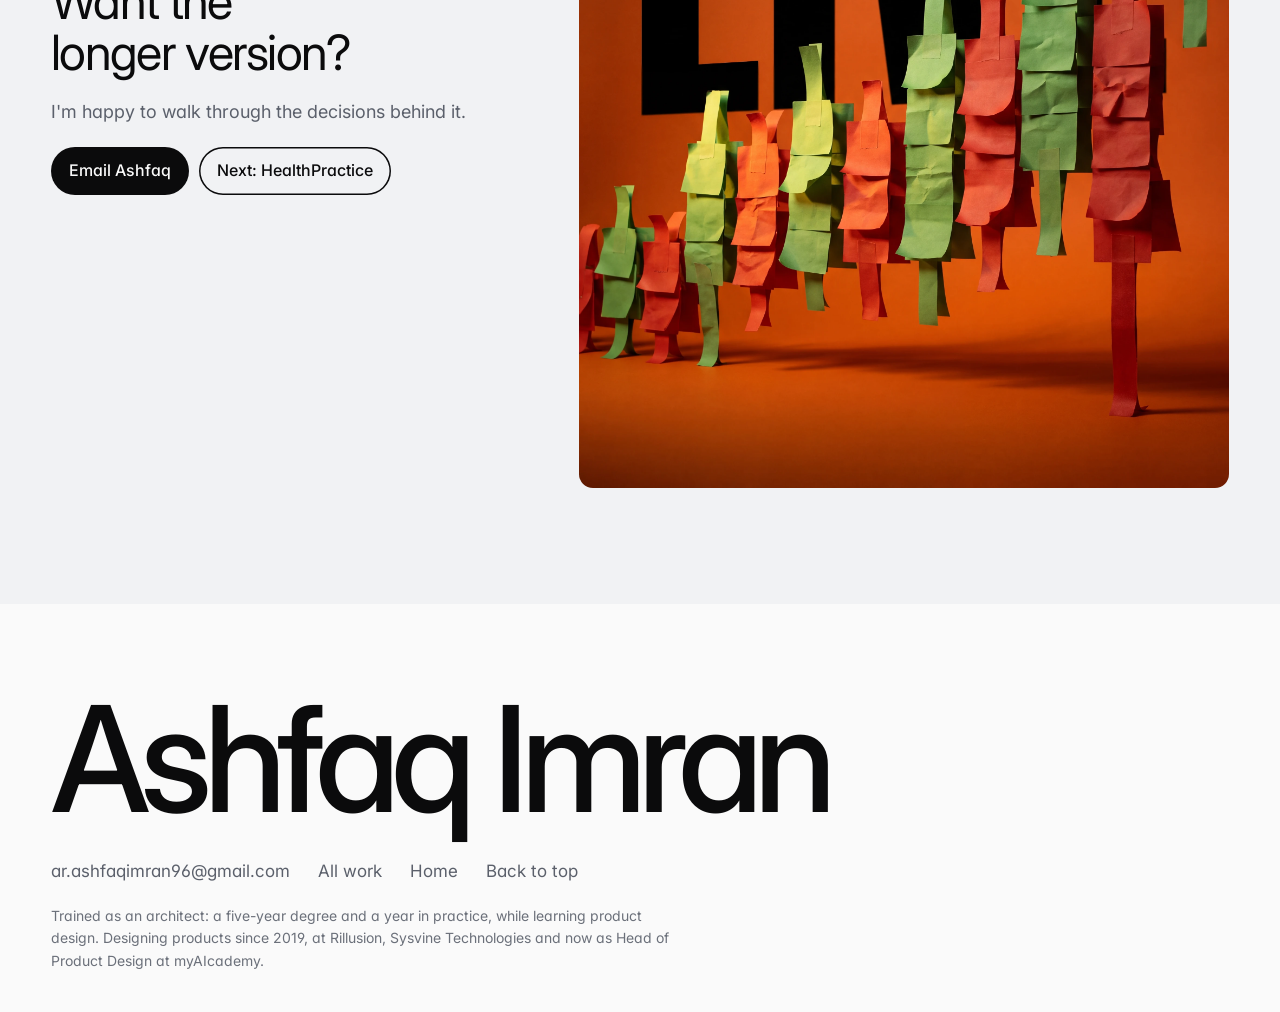
<file: case-studies/godofx/index.html>
<!doctype html>
<html lang="en" style="--accent: #f0581c; --accent-ink: #16120b">
<head>
<meta charset="utf-8">
<meta name="viewport" content="width=device-width, initial-scale=1">
<title>GodoFX, a case study by Ashfaq Imran</title>
<meta name="description" content="How Ashfaq Imran designed the GodoFX forex trading site at Rillusion: live prices and trust on one screen for a broker launched in June 2021.">
<meta property="og:title" content="GodoFX: the trading product and the site that sells it">
<meta property="og:description" content="How Ashfaq Imran designed the GodoFX forex trading site at Rillusion: live prices and trust on one screen for a broker launched in June 2021.">
<meta property="og:image" content="../../assets/posters/p1.webp">
<link rel="preconnect" href="https://fonts.googleapis.com">
<link rel="preconnect" href="https://fonts.gstatic.com" crossorigin>
<link href="https://fonts.googleapis.com/css2?family=Inter:wght@300;400;500;600&display=swap" rel="stylesheet">
<script>document.documentElement.classList.add('js');try{localStorage.removeItem('cs-read')}catch(e){}</script>
<link rel="stylesheet" href="../_shared/guide.css">
</head>
<body>
<a class="skip" href="#main">Skip to the case study</a>
<a class="wordmark" href="../../index.html">Ashfaq Imran</a>
<header class="bar">
  <nav aria-label="Sections">
    <a href="../../index.html#story"><svg class="nav-ic" viewBox="0 0 24 24" aria-hidden="true"><circle cx="12" cy="8" r="3.5"/><path d="M5 20c.8-3.6 3.6-5.5 7-5.5s6.2 1.9 7 5.5"/></svg><span>Story</span></a>
    <a href="../../index.html#work" class="is-on" aria-current="page"><svg class="nav-ic" viewBox="0 0 24 24" aria-hidden="true"><rect x="3.5" y="7" width="17" height="12.5" rx="2"/><path d="M9 7V5.5A1.5 1.5 0 0 1 10.5 4h3A1.5 1.5 0 0 1 15 5.5V7M3.5 12.5h17"/></svg><span>Work</span></a>
    <a href="../../index.html#road"><svg class="nav-ic" viewBox="0 0 24 24" aria-hidden="true"><circle cx="6" cy="18" r="2"/><circle cx="18" cy="6" r="2"/><path d="M8 18h7a3.5 3.5 0 0 0 0-7H9a3.5 3.5 0 0 1 0-7h7"/></svg><span>Path</span></a>
    <a href="../../index.html#kit"><svg class="nav-ic" viewBox="0 0 24 24" aria-hidden="true"><path d="M4 9.5h16v9a1.5 1.5 0 0 1-1.5 1.5h-13A1.5 1.5 0 0 1 4 18.5z"/><path d="M8.5 9.5V7a1.5 1.5 0 0 1 1.5-1.5h4A1.5 1.5 0 0 1 15.5 7v2.5M4 13.5h16M10.5 13.5v2h3v-2"/></svg><span>Kit</span></a>
  </nav>
  <a class="hello" href="../../index.html#contact" aria-label="Say hello"><span>Say hello</span> <svg viewBox="0 0 20 20" aria-hidden="true"><path d="M3 5h14v10H3z M3 5l7 6 7-6"/></svg></a>
</header>
<main id="main">
<section class="hero" aria-labelledby="hero-h">
  <div class="cover"><div class="wrap cover-in">
    <h1 id="hero-h" class="h1-name" aria-label="GodoFX" style="--n:7"><span aria-hidden="true" style="--k:0">G</span><span aria-hidden="true" style="--k:1">o</span><span aria-hidden="true" style="--k:2">d</span><span aria-hidden="true" style="--k:3">o</span><span aria-hidden="true" style="--k:4">F</span><span aria-hidden="true" style="--k:5">X</span></h1>
    <div class="cover-row">
      <p class="h1-line">A forex trading product and the site that sells it.</p>
      <div class="cover-side">
        <p class="dek">At Rillusion I designed both halves of GodoFX: the marketing site that shows traders the broker has real trading software, and the product they trade forex in.</p>
        <p class="hero-btns"><a class="btn btn--cover" href="#overview">Read the case study</a><a class="btn btn--cover-ghost" href="mailto:ar.ashfaqimran96@gmail.com?subject=About%20the%20GodoFX%20case%20study">Email me</a></p>
      </div>
    </div>
  </div></div>
  <div class="wrap stage"><div class="stage-in"><figure class="hero-media"><div class="ui-shot" data-ui><div class="ui"><p class="ui-title">Markets</p><p class="ui-row"><span>EUR/USD</span><b>1.0842 <i class="up">+0.12%</i></b></p><p class="ui-row"><span>GBP/USD</span><b>1.2716 <i class="up">+0.31%</i></b></p><p class="ui-row"><span>USD/JPY</span><b>149.62 <i class="down">−0.18%</i></b></p><p class="ui-split"><span>Sell 1.2714</span><span>Buy 1.2718</span></p></div></div></figure></div><p class="hero-cap">The markets panel, as built</p></div>
  <div class="wrap"><dl class="hero-facts"><div><dt>Studio</dt><dd>Rillusion, with my mentor</dd></div><div><dt>My role</dt><dd>UI/UX designer</dd></div><div><dt>Scope</dt><dd>Marketing site and the trading product</dd></div><div><dt>Platforms</dt><dd>MT4, ZuluTrade and RoboX</dd></div></dl></div>
</section>
<section class="sec" id="overview" aria-labelledby="overview-h"><div class="wrap"><div class="ov-top"><h2 id="overview-h" class="rise">Overview</h2><blockquote class="hook rise"><p>The spread, the licence and the open-account button, in the same glance.</p></blockquote></div><div class="ov-cols"><div class="rise"><h3>Challenge</h3><p>GodoFX needed a marketing site that proves it has a real trading product, and the product behind it.</p></div><div class="rise"><h3>Approach</h3><p><span class="draft">Design the site and the product as one: the site shows the product traders will actually use.</span></p></div><div class="rise"><h3>Outcome</h3><p>The site went live in June 2021. <span class="todo"><b>Add: What happened next</b> sign-ups, deposits, or what the broker said</span></p></div></div><div class="owned"><h3 class="owned-h rise">What I owned</h3><ul class="owned-list"><li class="rise"><h3>Marketing site</h3><p>The site that presents the product to traders.</p></li><li class="rise"><h3>Trading product</h3><p>The product traders use to buy and sell.</p></li></ul></div><dl class="figures" aria-label="Results"><div class="rise"><dt>2021</dt><dd>the site went live in June, from Dubai, licensed in Mauritius</dd></div><div class="rise"><dt>3</dt><dd>trading platforms behind one sign-up</dd></div><div class="rise"><dt>2024</dt><dd>the broker rebranded to GODO Capital Markets</dd></div><div class="rise"><dt class="dt-todo">Add a figure</dt><dd>accounts opened, sign-up completion, or deposits in the first month</dd></div></dl><p class="source rise">Public sources, October 2026: GodoFX launch coverage (June 2021, Dubai management, Mauritius FSC licence, MT4, ZuluTrade, RoboX) and the March 2024 rebrand to GODO Capital Markets.</p></div></section>

<section class="sec" id="problem" aria-labelledby="problem-h"><div class="wrap"><div class="problem"><div class="problem-left"><figure class="rise"><div class="slot" role="img" aria-label="Placeholder: Wireframes of the homepage with the live ticker" style="--ar: 16 / 10"><b>Screenshot to add</b><span>Wireframes of the homepage with the live ticker</span></div><figcaption>During: wireframes</figcaption></figure></div><div class="problem-right"><h2 id="problem-h" class="rise">A broker has to prove its software.</h2><div class="rise"><p>GodoFX sells forex trading. Its marketing site had to show traders that there is a real product behind it, where they buy and sell.</p><p>I designed the website and the product itself, so what the site promises is what the trader finds after signing up.</p></div></div></div></div></section>
<section class="sec sec--night sec--journey" id="journey" aria-labelledby="journey-h"><div class="wrap"><div class="split-head"><h2 id="journey-h" class="rise"><span class="draft">Walking through GodoFX</span></h2><div class="todo-wrap lead rise"><span class="todo"><b>Add: One person, one scenario</b> who is using it, when, and what they are trying to get done</span></div></div><div class="steps"><figure class="steps-media"><div class="frame"><div class="shot is-on" data-shot="0"><div class="ui-shot" data-ui><div class="ui"><p class="ui-title">Markets</p><p class="ui-row"><span>EUR/USD</span><b>1.0842 <i class="up">+0.12%</i></b></p><p class="ui-row"><span>GBP/USD</span><b>1.2716 <i class="up">+0.31%</i></b></p><p class="ui-row"><span>USD/JPY</span><b>149.62 <i class="down">−0.18%</i></b></p><p class="ui-split"><span>Sell 1.2714</span><span>Buy 1.2718</span></p></div></div><figcaption>The markets panel, as built</figcaption></div><div class="shot" data-shot="1"><div class="slot" role="img" aria-label="Placeholder: The trust strip with regulator and licence" style="--ar: 16 / 10"><b>Screenshot to add</b><span>The trust strip with regulator and licence</span></div><figcaption>The trust strip</figcaption></div><div class="shot" data-shot="2"><div class="slot" role="img" aria-label="Placeholder: The account opening flow" style="--ar: 9 / 16"><b>Screenshot to add</b><span>The account opening flow</span></div><figcaption>Account opening</figcaption></div><div class="shot" data-shot="3"><div class="slot" role="img" aria-label="Placeholder: The platform chooser" style="--ar: 16 / 10"><b>Screenshot to add</b><span>The platform chooser</span></div><figcaption>Platform chooser</figcaption></div></div><figcaption><span class="segs" aria-hidden="true"><i class="on"></i><i></i><i></i><i></i></span><button class="replay" type="button">Replay</button></figcaption></figure><ol class="steps-list" aria-label="The steps of the journey"><li class="step is-active" data-step="0"><h3><span class="draft">Live markets on the first screen</span></h3><div class="todo-wrap thought"><span class="todo"><b>Add: What they think and feel here</b> their intent at this screen, not the tap they make</span></div></li><li class="step" data-step="1"><h3><span class="draft">The licence next to the price</span></h3><div class="todo-wrap thought"><span class="todo"><b>Add: What they think and feel here</b> their intent at this screen, not the tap they make</span></div></li><li class="step" data-step="2"><h3><span class="draft">Open an account in three steps</span></h3><div class="todo-wrap thought"><span class="todo"><b>Add: What they think and feel here</b> their intent at this screen, not the tap they make</span></div></li><li class="step" data-step="3"><h3><span class="draft">Choose a platform after funding</span></h3><div class="todo-wrap thought"><span class="todo"><b>Add: What they think and feel here</b> their intent at this screen, not the tap they make</span></div></li></ol></div></div></section>
<section class="sec" id="decisions" aria-labelledby="decisions-h"><div class="wrap"><div class="split-head"><h2 id="decisions-h" class="rise"><span class="draft">The decisions behind it</span></h2><div class="todo-wrap lead rise"><span class="todo"><b>Add: Three to five decisions</b> each with the options you weighed and why you chose</span></div></div><div class="ds-list"><article class="ds" id="d1" aria-labelledby="d1-h"><div class="ds-head"><h3 id="d1-h" class="rise"><span class="draft">Why live prices, licence and one button</span></h3><p class="ds-hook rise"><span class="draft">A new trader wanted to see the spread and the licence in the same glance, and could not.</span></p></div><ul class="options rise" aria-label="The options"><li class="option"><span class="opt-tag">Option A</span><b><span class="draft">A marketing page with a login</span></b><span><span class="todo"><b>Add: Its trade-off</b> what it would have cost</span></span></li><li class="option"><span class="opt-tag">Option B</span><b><span class="draft">Platform choice before anything</span></b><span><span class="todo"><b>Add: Its trade-off</b> what it would have cost</span></span></li><li class="option chosen"><span class="opt-tag">Chosen</span><b><span class="draft">Live markets and trust on one screen</span></b><span><span class="todo"><b>Add: Why it won</b> the evidence that tipped it</span></span></li></ul><div class="ds-body"><div class="ds-why rise"><div class="todo-wrap"><span class="todo"><b>Add: The turning point</b> what you were stuck between, and what made you choose</span></div></div><figure class="ds-shot rise"><div class="ui-shot" data-ui><div class="ui"><p class="ui-title">Markets</p><p class="ui-row"><span>EUR/USD</span><b>1.0842 <i class="up">+0.12%</i></b></p><p class="ui-row"><span>GBP/USD</span><b>1.2716 <i class="up">+0.31%</i></b></p><p class="ui-row"><span>USD/JPY</span><b>149.62 <i class="down">−0.18%</i></b></p><p class="ui-split"><span>Sell 1.2714</span><span>Buy 1.2718</span></p></div></div><figcaption>The markets panel, as built</figcaption></figure></div><details class="ds-more"><summary>Before, what I did, and what happened</summary><div class="ds-more-in"><div><h4>Before</h4><div class="todo-wrap"><span class="todo"><b>Add: The design before</b> what the product, or the pattern you started from, looked like</span></div><figure><div class="slot" role="img" aria-label="Placeholder: The broker&#x27;s homepage before the redesign" style="--ar: 16 / 10"><b>Screenshot to add</b><span>The broker&#x27;s homepage before the redesign</span></div><figcaption>Before: the homepage</figcaption></figure></div><div><h4>What I did</h4><ul class="actions"><li><span class="draft">Live markets on the first screen</span></li><li><span class="draft">The licence next to the price</span></li><li><span class="draft">Open an account in three steps</span></li></ul></div><div><h4>What happened</h4><div class="todo-wrap"><span class="todo"><b>Add: What happened</b> what changed for users or the business, a number or a specific observation</span></div></div></div></details></article><article class="ds" id="d2" aria-labelledby="d2-h"><div class="ds-head"><h3 id="d2-h" class="rise"><span class="draft">The licence next to the price</span></h3><p class="ds-hook rise"><span class="draft">Regulator, licence number and the managing office, in the same view.</span></p></div><div class="ds-body"><div class="ds-why rise"><div class="todo-wrap"><span class="todo"><b>Add: The options you weighed</b> two or three real alternatives, what each would have cost, and why this one won</span></div></div><figure class="ds-shot rise"><div class="slot" role="img" aria-label="Placeholder: The trust strip with regulator and licence" style="--ar: 16 / 10"><b>Screenshot to add</b><span>The trust strip with regulator and licence</span></div><figcaption>The trust strip</figcaption></figure></div><details class="ds-more"><summary>Before, what I did, and what happened</summary><div class="ds-more-in"><div><h4>Before</h4><p><span class="draft">Before: trust on another page.</span></p></div><div><h4>What I did</h4><ul class="actions"><li><span class="todo"><b>Add: The design moves</b> what you did right after deciding</span></li></ul></div><div><h4>What happened</h4><div class="todo-wrap"><span class="todo"><b>Add: What happened</b> feedback, testing or a number</span></div></div></div></details></article><article class="ds" id="d3" aria-labelledby="d3-h"><div class="ds-head"><h3 id="d3-h" class="rise"><span class="draft">Open an account in three steps</span></h3><p class="ds-hook rise"><span class="draft">Details, verification, deposit.</span></p></div><div class="ds-body"><div class="ds-why rise"><div class="todo-wrap"><span class="todo"><b>Add: The options you weighed</b> two or three real alternatives, what each would have cost, and why this one won</span></div></div><figure class="ds-shot rise"><div class="slot" role="img" aria-label="Placeholder: The account opening flow" style="--ar: 9 / 16"><b>Screenshot to add</b><span>The account opening flow</span></div><figcaption>Account opening</figcaption></figure></div><details class="ds-more"><summary>Before, what I did, and what happened</summary><div class="ds-more-in"><div><h4>Before</h4><p><span class="draft">Before: the long sign-up.</span></p></div><div><h4>What I did</h4><ul class="actions"><li><span class="todo"><b>Add: The design moves</b> what you did right after deciding</span></li></ul></div><div><h4>What happened</h4><div class="todo-wrap"><span class="todo"><b>Add: What happened</b> feedback, testing or a number</span></div></div></div></details></article></div></div></section>


<section class="sec sec--soft" id="ai" aria-labelledby="ai-h"><div class="wrap"><div class="split-head"><h2 id="ai-h" class="rise">What AI did, and what I decided</h2><div class="todo-wrap lead rise"><span class="todo"><b>Add: How AI fitted in</b> or say plainly that it didn&#x27;t</span></div></div><div class="ai"><div class="rise"><h3>What AI executed</h3><ul><li><span class="todo"><b>Add: What AI executed</b> drafts, images, code, research</span></li></ul></div><div class="rise"><h3>What I decided</h3><ul><li><span class="todo"><b>Add: What you decided</b> the calls only you made</span></li></ul></div></div></div></section>
<section class="sec" id="iterations" aria-labelledby="iterations-h"><div class="wrap"><div class="split-head"><h2 id="iterations-h" class="rise"><span class="draft">The versions that didn&#x27;t make it</span></h2><div class="todo-wrap lead rise"><span class="todo"><b>Add: Versions you threw away</b> two or three earlier versions of one screen, each with why it failed</span></div></div></div></section>
<section class="sec" id="system" aria-labelledby="system-h"><div class="wrap"><div class="split-head"><h2 id="system-h" class="rise"><span class="draft">The system under the screens</span></h2></div><div class="todo-wrap"><span class="todo"><b>Add: The UI system</b> type, colour, components and spacing, with one reason for each</span></div></div></section>
<section class="sec" id="reflection" aria-labelledby="reflection-h"><div class="wrap"><div class="refl"><div><h2 id="reflection-h" class="rise">What I&#x27;d keep, and what I&#x27;d change</h2><ul class="learn"><li class="rise"><span class="todo"><b>Add: What surprised you</b> one moment from the project</span></li><li class="rise"><span class="todo"><b>Add: A decision you&#x27;d make differently</b> and why</span></li><li class="rise"><span class="todo"><b>Add: What it taught you</b> something only this project could</span></li></ul></div><div><h2 class="rise">What comes next</h2><ul class="future"><li class="rise"><h3><span class="todo"><b>Add: Where it goes next</b> tied to something you saw users do</span></h3></li></ul></div></div></div></section>
<section class="close" aria-labelledby="close-h"><div class="wrap">
  <div class="close-text">
    <h2 id="close-h" class="rise">Want the longer version?</h2>
    <p class="rise">I&#x27;m happy to walk through the decisions behind it.</p>
    <p class="close-btns rise"><a class="btn" href="mailto:ar.ashfaqimran96@gmail.com?subject=About%20the%20GodoFX%20case%20study">Email Ashfaq</a><a class="btn btn--ghost" href="../healthpractice/index.html">Next: HealthPractice</a></p>
  </div>
  <figure class="close-fig rise"><div class="screen"><img src="../../assets/posters/p1.webp" alt="The last screen of the product" loading="lazy" width="1600" height="900"></div></figure>
</div></section>
</main>
<footer class="foot"><div class="wrap">
  <p class="foot-name">Ashfaq Imran</p>
  <div class="foot-links"><a href="mailto:ar.ashfaqimran96@gmail.com?subject=About%20the%20GodoFX%20case%20study">ar.ashfaqimran96@gmail.com</a><a href="../../index.html#work">All work</a><a href="../../index.html">Home</a><a href="#main">Back to top</a></div>
  <p class="foot-legal">Trained as an architect: a five-year degree and a year in practice, while learning product design. Designing products since 2019, at Rillusion, Sysvine Technologies and now as Head of Product Design at myAIcademy. </p>
</div></footer>

<p class="review-note" role="note">Review mode: <i>highlighted</i> wording was drafted from the project files and needs your check. Boxes marked “Add” need facts only you have.</p>
<script src="../_shared/guide.js" defer></script>
</body>
</html>
</file>
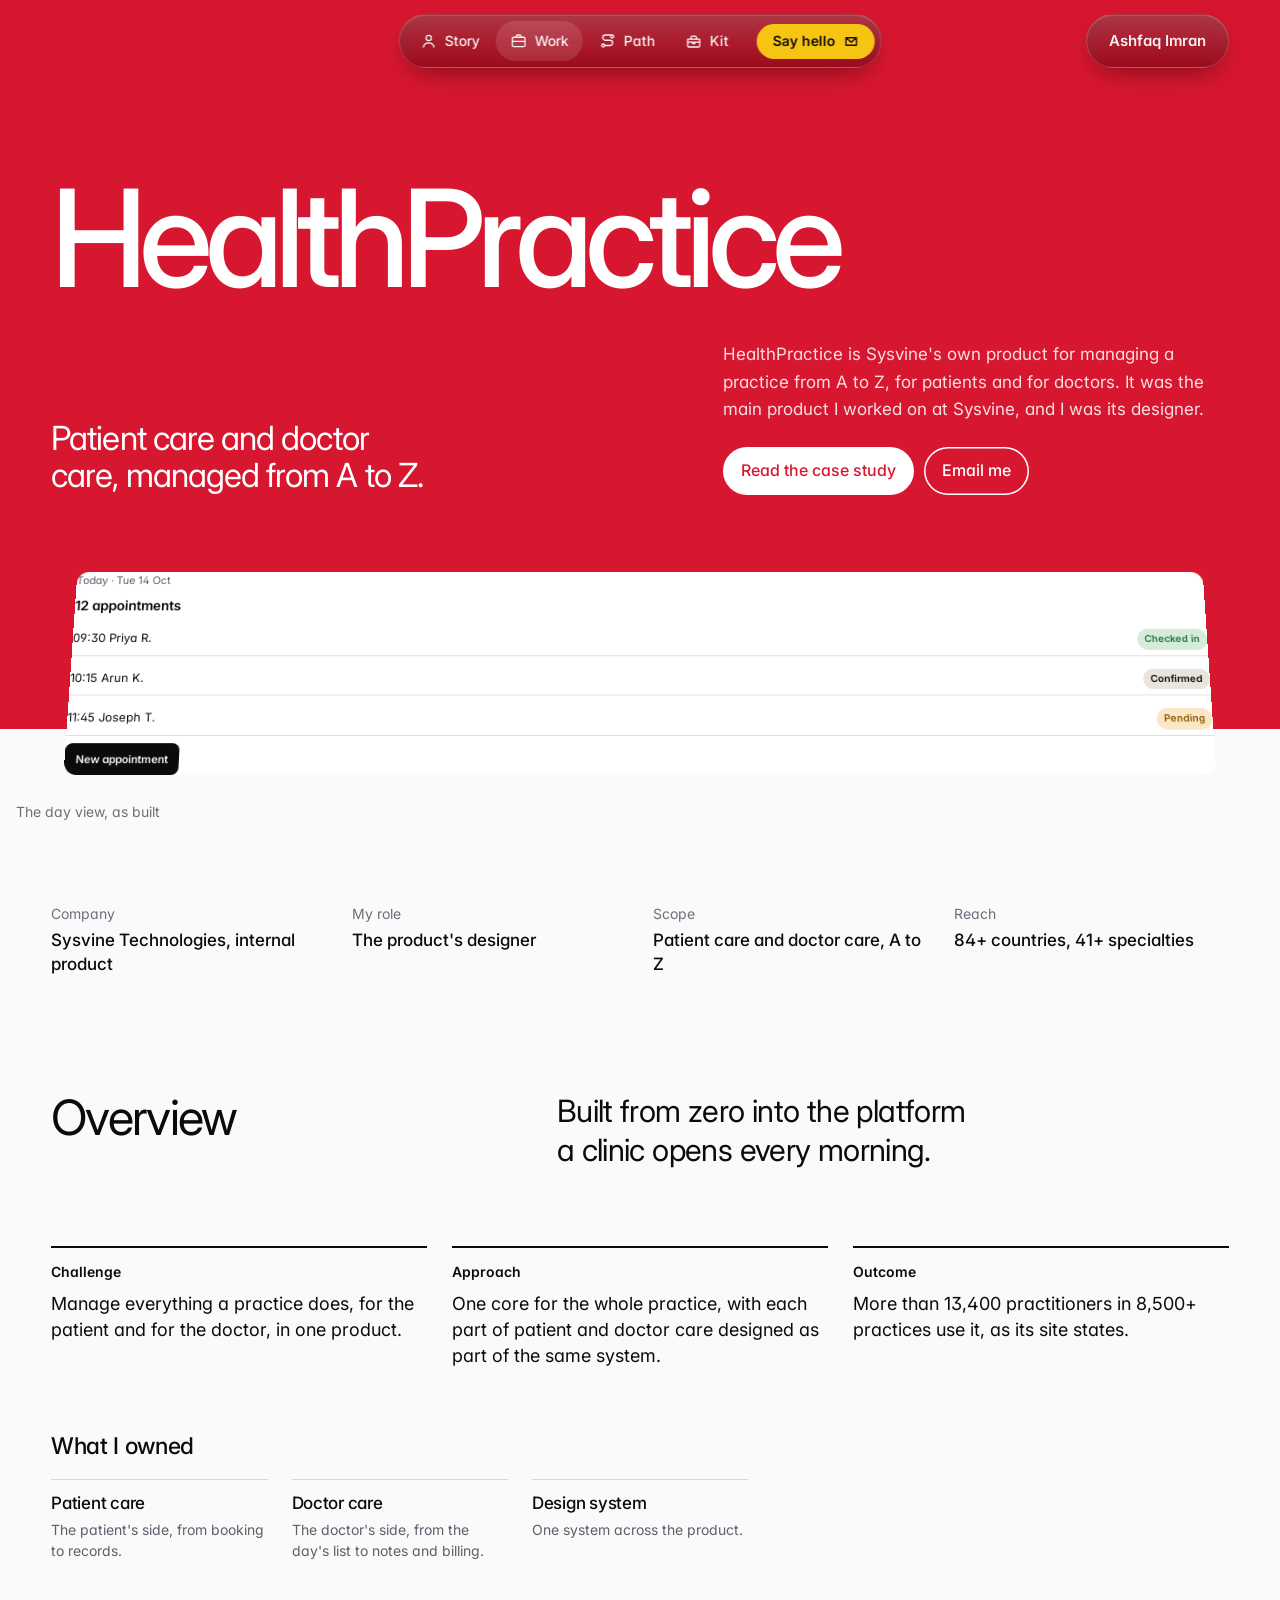
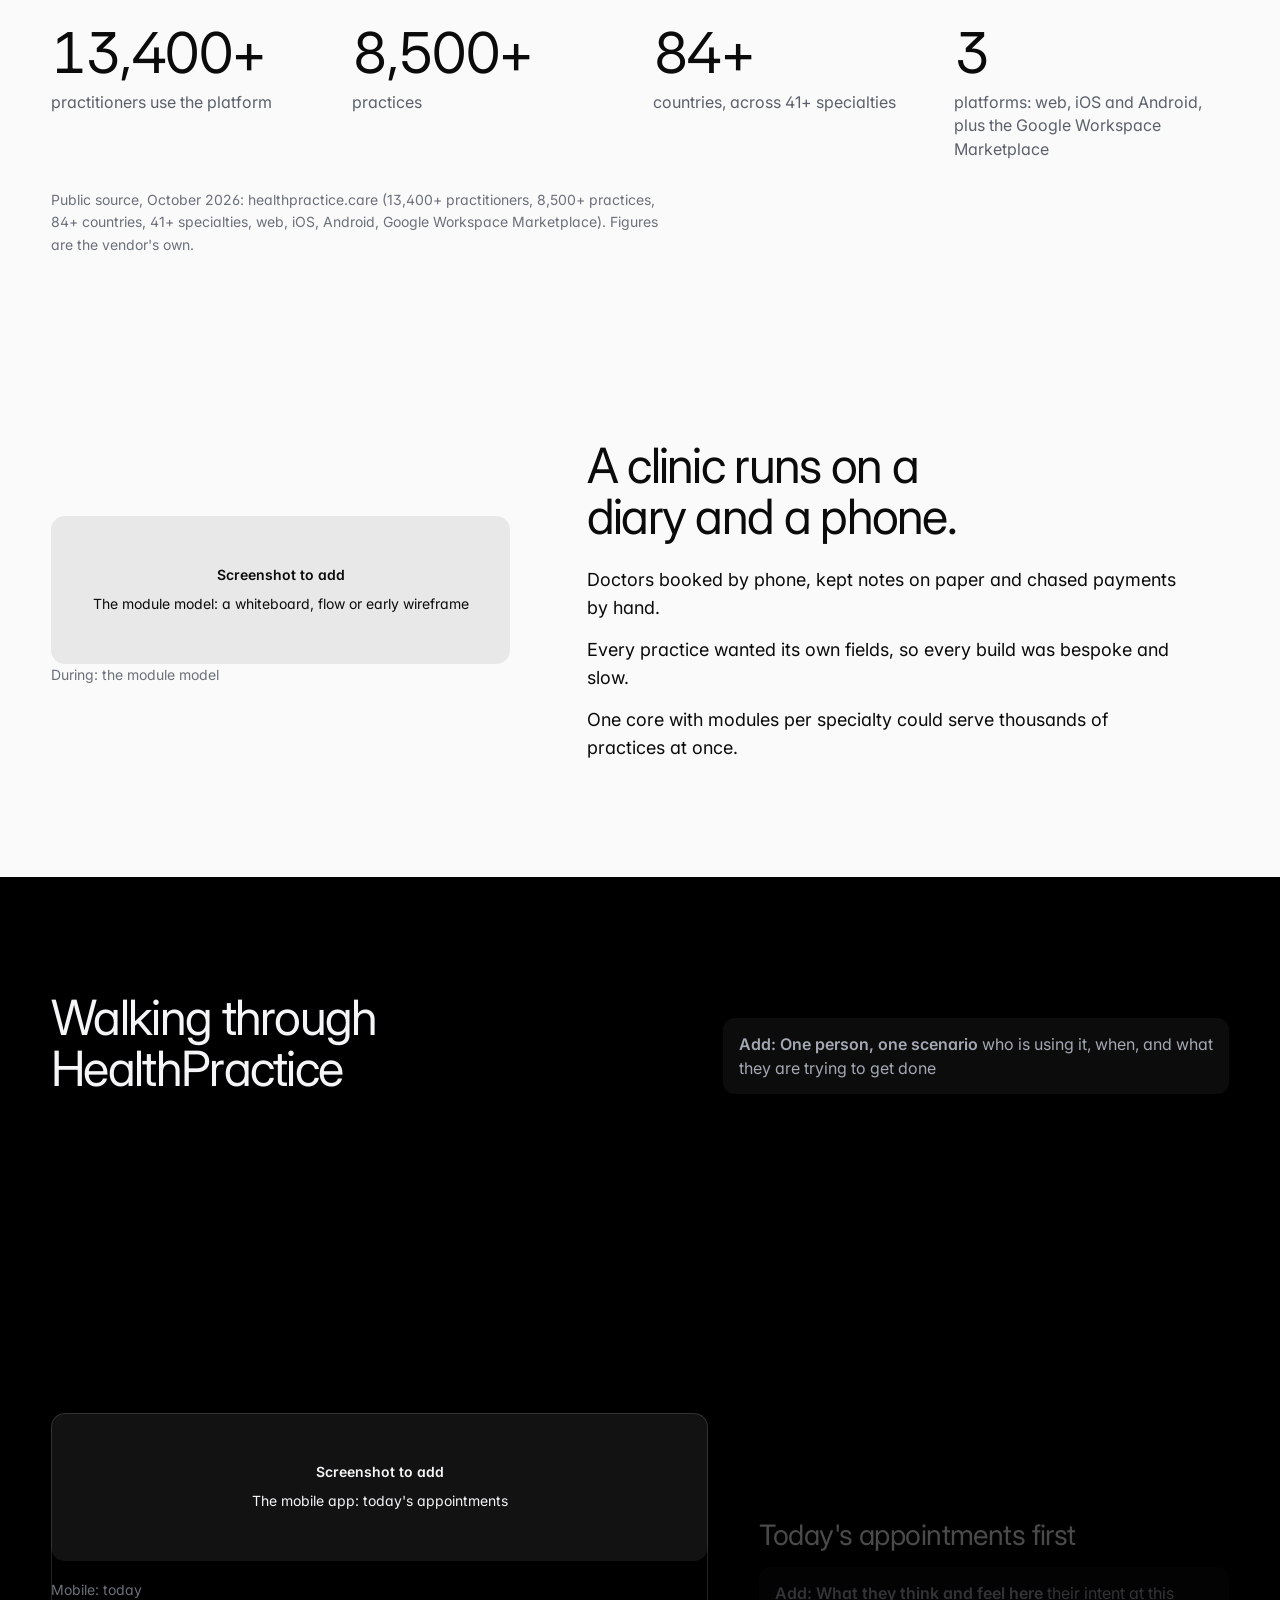
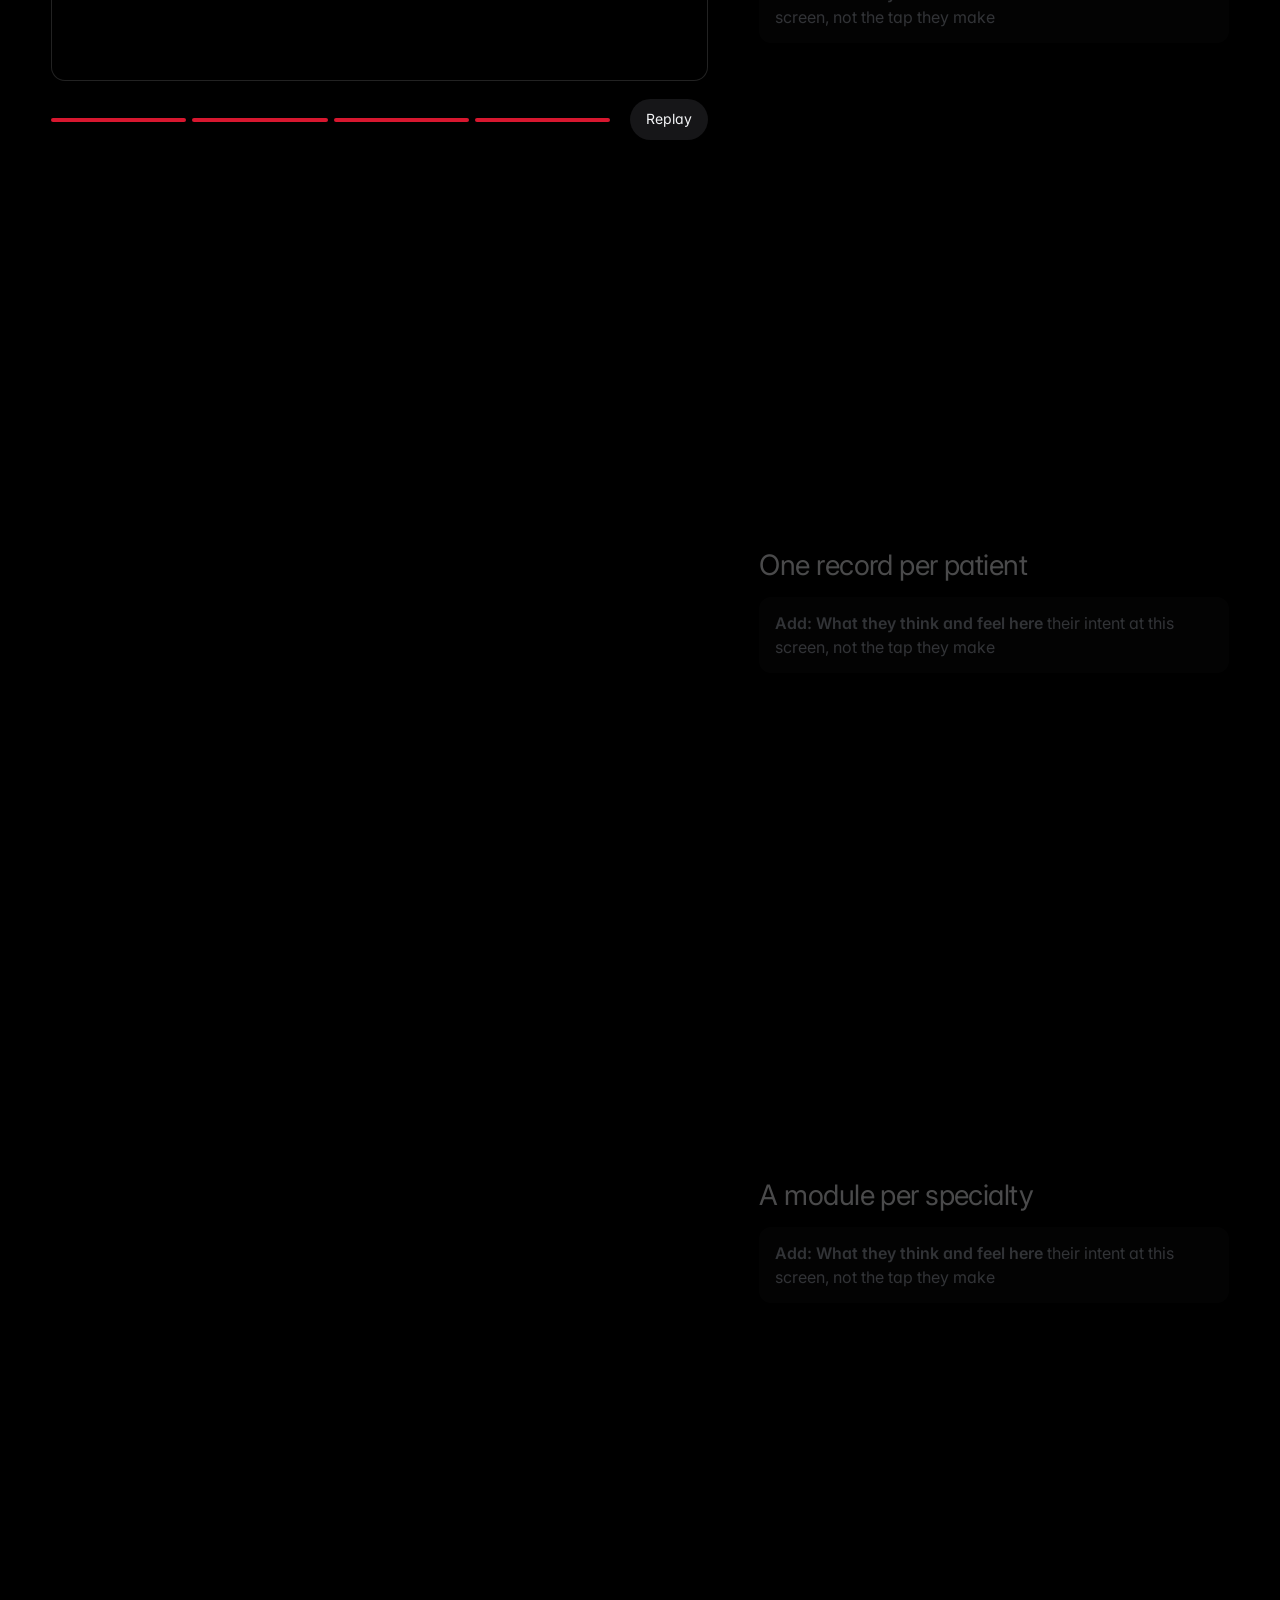
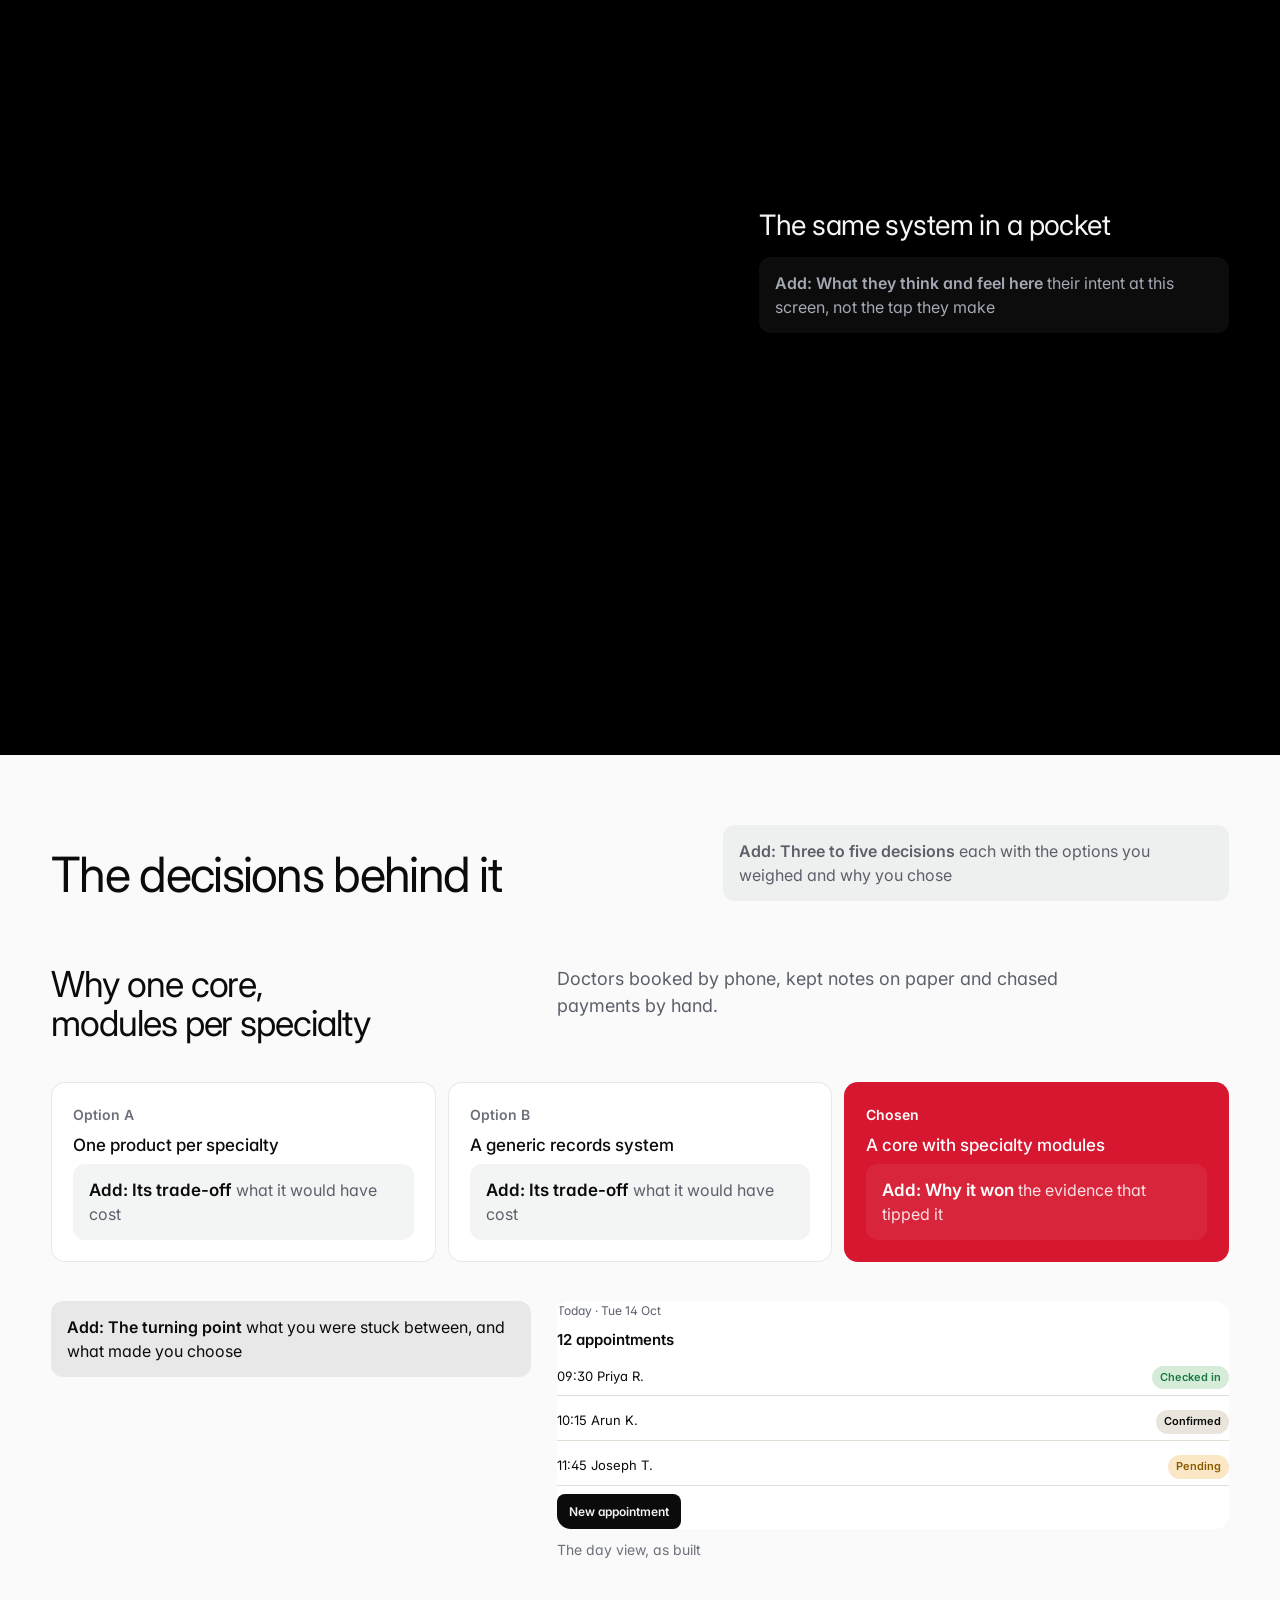
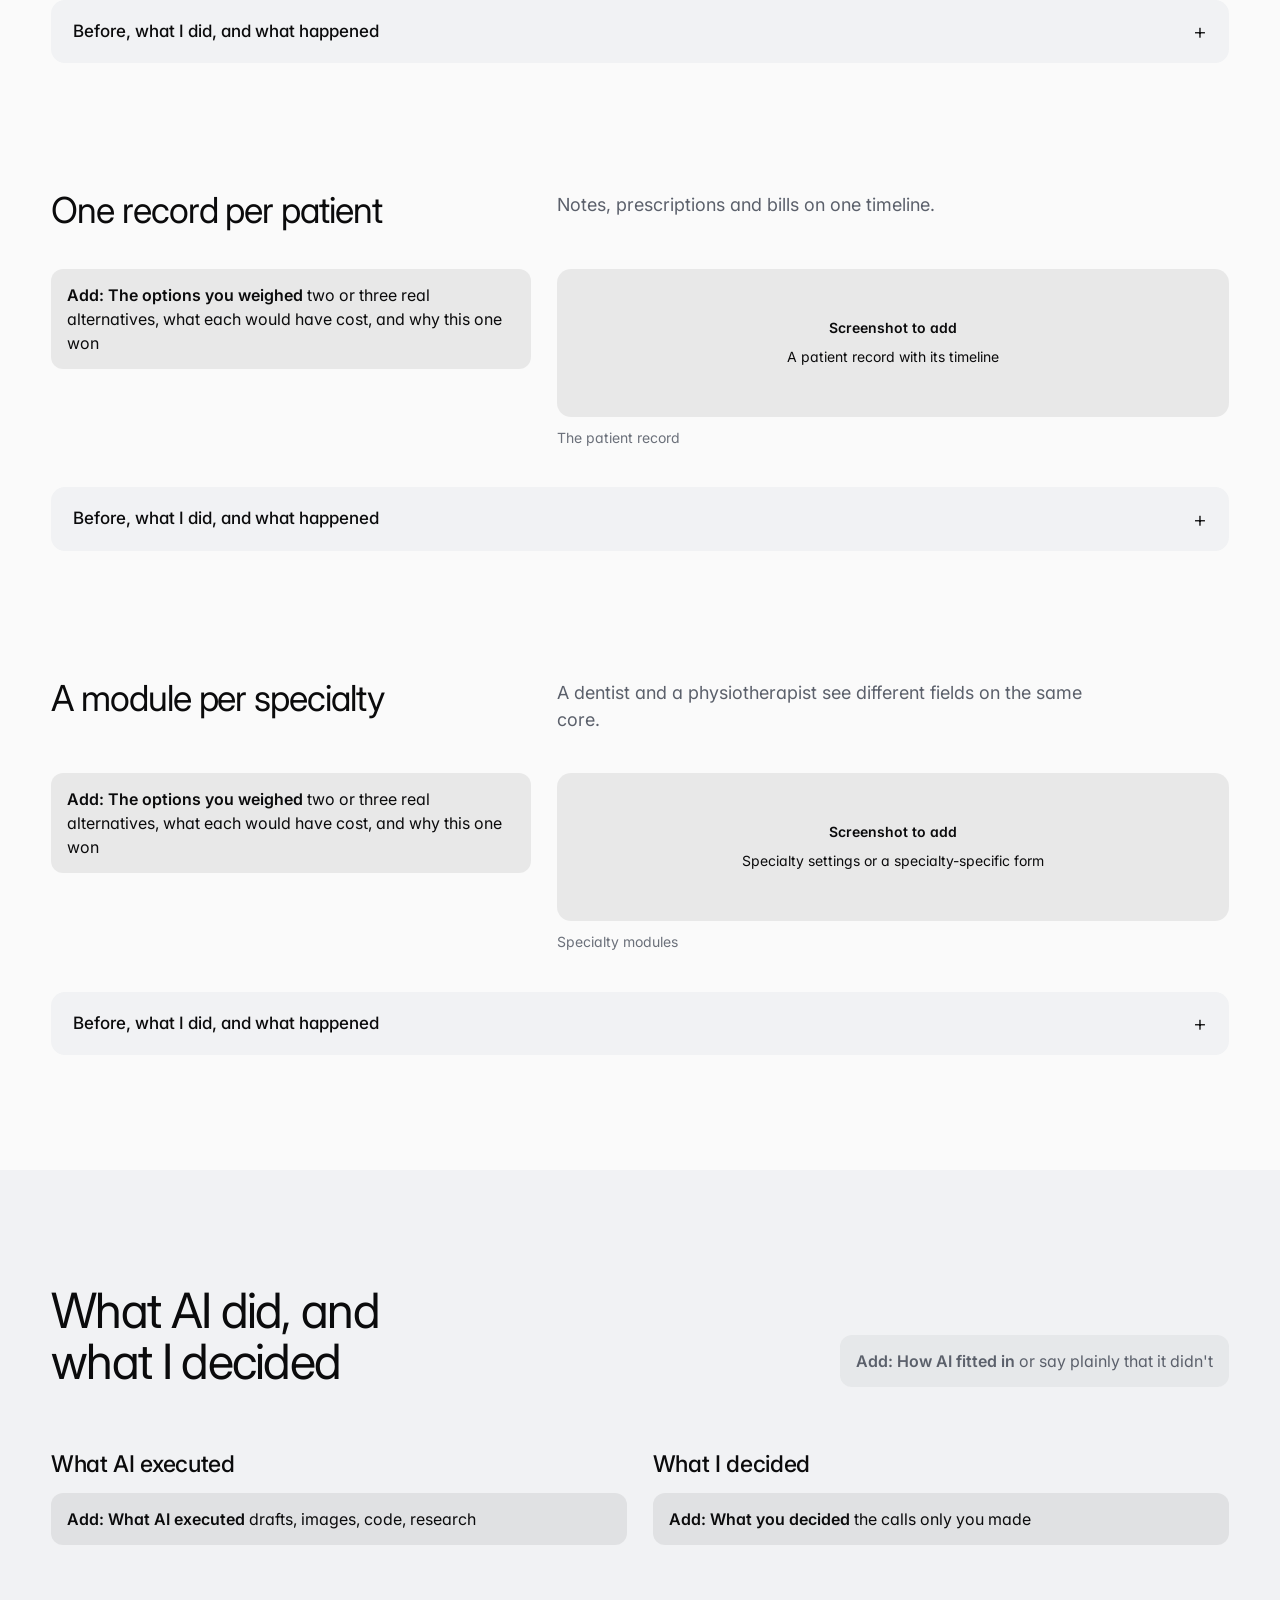
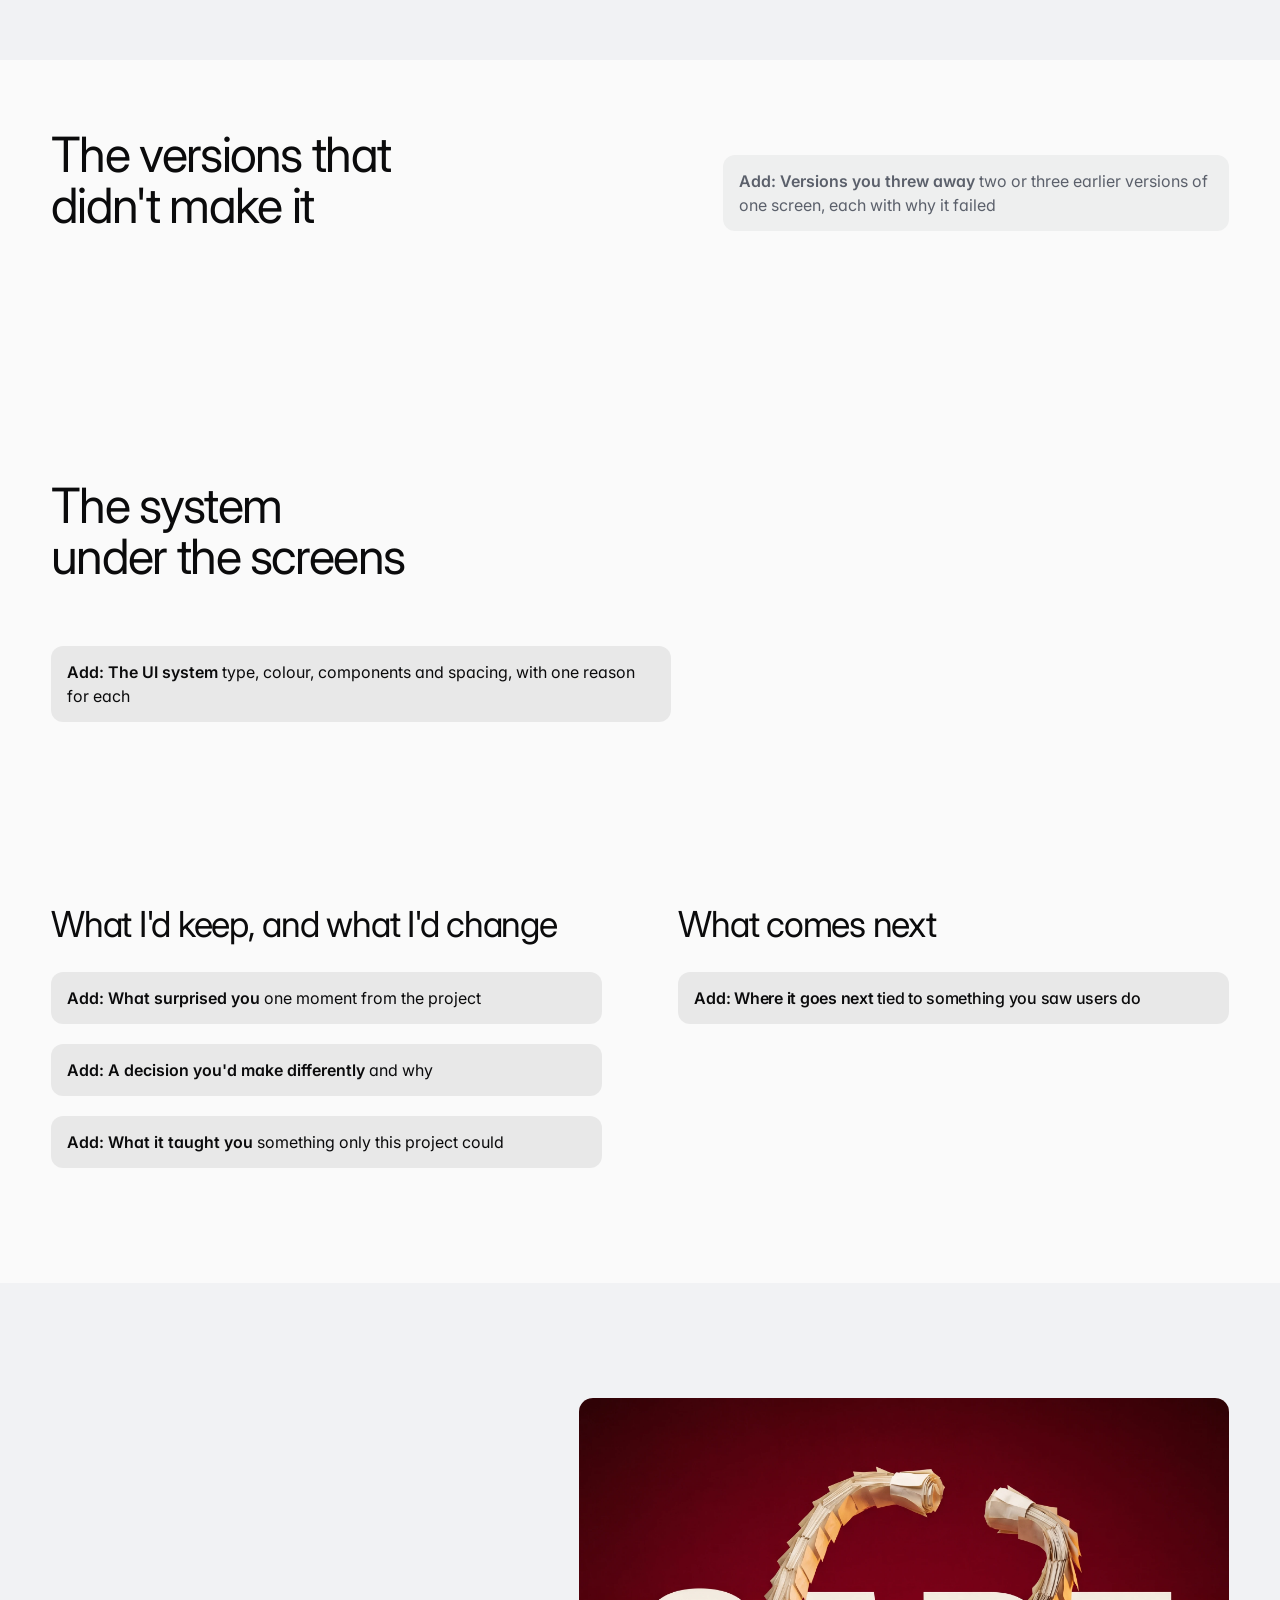
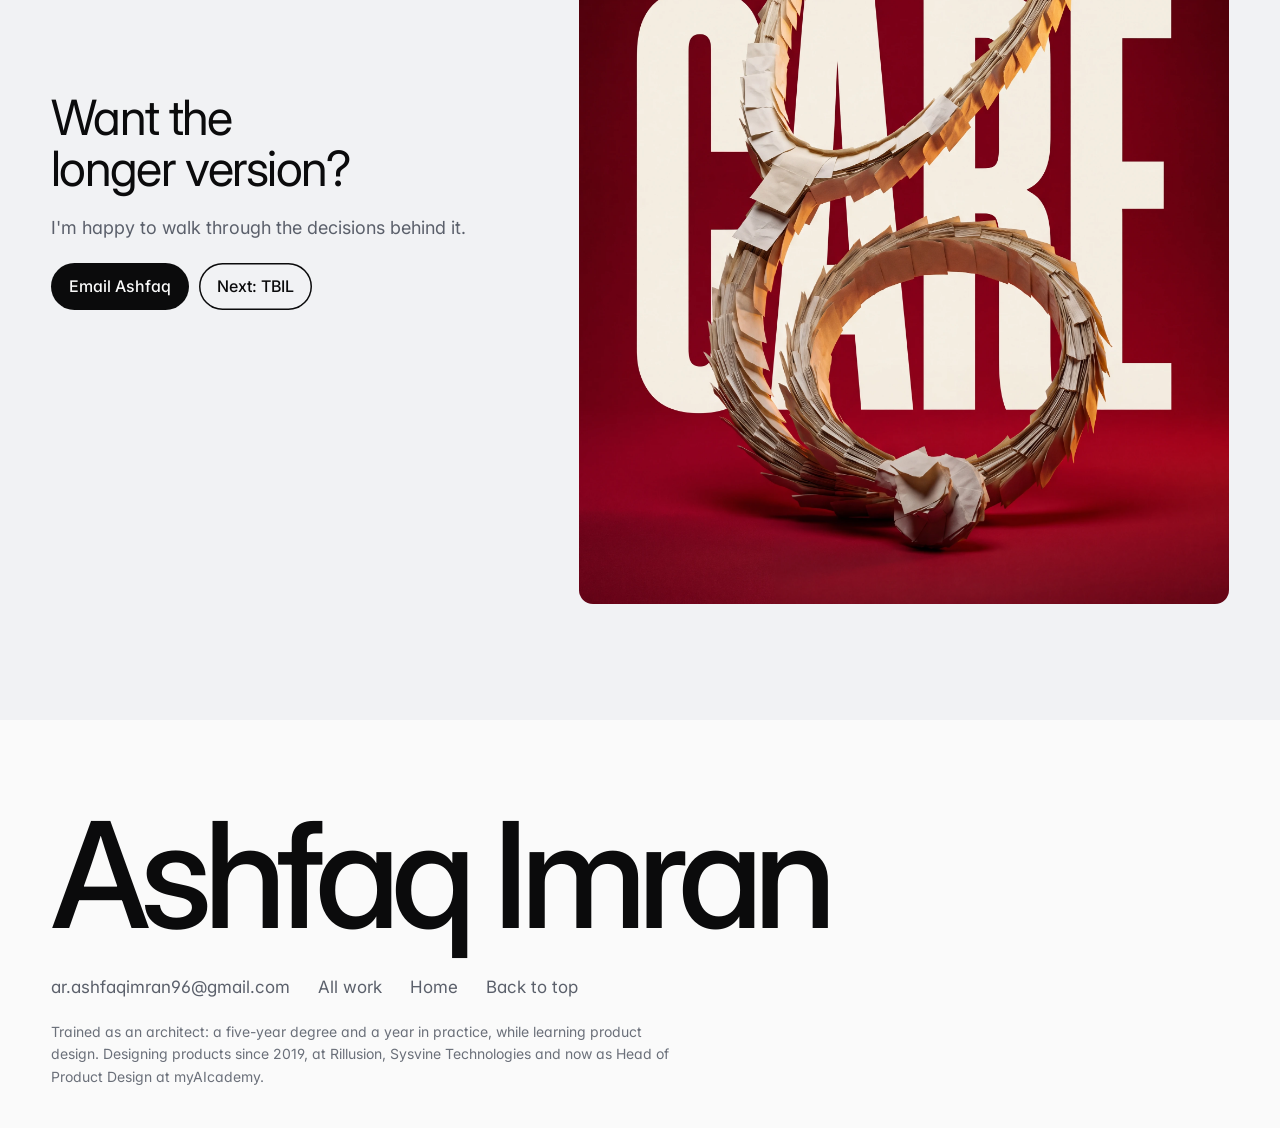
<file: case-studies/healthpractice/index.html>
<!doctype html>
<html lang="en" style="--accent: #d7172f; --accent-ink: #ffffff">
<head>
<meta charset="utf-8">
<meta name="viewport" content="width=device-width, initial-scale=1">
<title>HealthPractice, a case study by Ashfaq Imran</title>
<meta name="description" content="How Ashfaq Imran designed HealthPractice from zero at Sysvine: a clinic platform now used by 13,400+ practitioners in 84+ countries.">
<meta property="og:title" content="HealthPractice: patient care and doctor care, from A to Z">
<meta property="og:description" content="How Ashfaq Imran designed HealthPractice from zero at Sysvine: a clinic platform now used by 13,400+ practitioners in 84+ countries.">
<meta property="og:image" content="../../assets/posters/p2.webp">
<link rel="preconnect" href="https://fonts.googleapis.com">
<link rel="preconnect" href="https://fonts.gstatic.com" crossorigin>
<link href="https://fonts.googleapis.com/css2?family=Inter:wght@300;400;500;600&display=swap" rel="stylesheet">
<script>document.documentElement.classList.add('js');try{localStorage.removeItem('cs-read')}catch(e){}</script>
<link rel="stylesheet" href="../_shared/guide.css">
</head>
<body>
<a class="skip" href="#main">Skip to the case study</a>
<a class="wordmark" href="../../index.html">Ashfaq Imran</a>
<header class="bar">
  <nav aria-label="Sections">
    <a href="../../index.html#story"><svg class="nav-ic" viewBox="0 0 24 24" aria-hidden="true"><circle cx="12" cy="8" r="3.5"/><path d="M5 20c.8-3.6 3.6-5.5 7-5.5s6.2 1.9 7 5.5"/></svg><span>Story</span></a>
    <a href="../../index.html#work" class="is-on" aria-current="page"><svg class="nav-ic" viewBox="0 0 24 24" aria-hidden="true"><rect x="3.5" y="7" width="17" height="12.5" rx="2"/><path d="M9 7V5.5A1.5 1.5 0 0 1 10.5 4h3A1.5 1.5 0 0 1 15 5.5V7M3.5 12.5h17"/></svg><span>Work</span></a>
    <a href="../../index.html#road"><svg class="nav-ic" viewBox="0 0 24 24" aria-hidden="true"><circle cx="6" cy="18" r="2"/><circle cx="18" cy="6" r="2"/><path d="M8 18h7a3.5 3.5 0 0 0 0-7H9a3.5 3.5 0 0 1 0-7h7"/></svg><span>Path</span></a>
    <a href="../../index.html#kit"><svg class="nav-ic" viewBox="0 0 24 24" aria-hidden="true"><path d="M4 9.5h16v9a1.5 1.5 0 0 1-1.5 1.5h-13A1.5 1.5 0 0 1 4 18.5z"/><path d="M8.5 9.5V7a1.5 1.5 0 0 1 1.5-1.5h4A1.5 1.5 0 0 1 15.5 7v2.5M4 13.5h16M10.5 13.5v2h3v-2"/></svg><span>Kit</span></a>
  </nav>
  <a class="hello" href="../../index.html#contact" aria-label="Say hello"><span>Say hello</span> <svg viewBox="0 0 20 20" aria-hidden="true"><path d="M3 5h14v10H3z M3 5l7 6 7-6"/></svg></a>
</header>
<main id="main">
<section class="hero" aria-labelledby="hero-h">
  <div class="cover"><div class="wrap cover-in">
    <h1 id="hero-h" class="h1-name" aria-label="HealthPractice" style="--n:14"><span aria-hidden="true" style="--k:0">H</span><span aria-hidden="true" style="--k:1">e</span><span aria-hidden="true" style="--k:2">a</span><span aria-hidden="true" style="--k:3">l</span><span aria-hidden="true" style="--k:4">t</span><span aria-hidden="true" style="--k:5">h</span><span aria-hidden="true" style="--k:6">P</span><span aria-hidden="true" style="--k:7">r</span><span aria-hidden="true" style="--k:8">a</span><span aria-hidden="true" style="--k:9">c</span><span aria-hidden="true" style="--k:10">t</span><span aria-hidden="true" style="--k:11">i</span><span aria-hidden="true" style="--k:12">c</span><span aria-hidden="true" style="--k:13">e</span></h1>
    <div class="cover-row">
      <p class="h1-line">Patient care and doctor care, managed from A to Z.</p>
      <div class="cover-side">
        <p class="dek">HealthPractice is Sysvine&#x27;s own product for managing a practice from A to Z, for patients and for doctors. It was the main product I worked on at Sysvine, and I was its designer.</p>
        <p class="hero-btns"><a class="btn btn--cover" href="#overview">Read the case study</a><a class="btn btn--cover-ghost" href="mailto:ar.ashfaqimran96@gmail.com?subject=About%20the%20HealthPractice%20case%20study">Email me</a></p>
      </div>
    </div>
  </div></div>
  <div class="wrap stage"><div class="stage-in"><figure class="hero-media"><div class="ui-shot" data-ui><div class="ui"><p class="ui-meta">Today · Tue 14 Oct</p><p class="ui-title">12 appointments</p><p class="ui-row"><span>09:30 Priya R.</span><b class="tag tag--ok">Checked in</b></p><p class="ui-row"><span>10:15 Arun K.</span><b class="tag">Confirmed</b></p><p class="ui-row"><span>11:45 Joseph T.</span><b class="tag tag--wait">Pending</b></p><span class="ui-btn">New appointment</span></div></div></figure></div><p class="hero-cap">The day view, as built</p></div>
  <div class="wrap"><dl class="hero-facts"><div><dt>Company</dt><dd>Sysvine Technologies, internal product</dd></div><div><dt>My role</dt><dd>The product&#x27;s designer</dd></div><div><dt>Scope</dt><dd>Patient care and doctor care, A to Z</dd></div><div><dt>Reach</dt><dd>84+ countries, 41+ specialties</dd></div></dl></div>
</section>
<section class="sec" id="overview" aria-labelledby="overview-h"><div class="wrap"><div class="ov-top"><h2 id="overview-h" class="rise">Overview</h2><blockquote class="hook rise"><p>Built from zero into the platform a clinic opens every morning.</p></blockquote></div><div class="ov-cols"><div class="rise"><h3>Challenge</h3><p>Manage everything a practice does, for the patient and for the doctor, in one product.</p></div><div class="rise"><h3>Approach</h3><p><span class="draft">One core for the whole practice, with each part of patient and doctor care designed as part of the same system.</span></p></div><div class="rise"><h3>Outcome</h3><p>More than 13,400 practitioners in 8,500+ practices use it, as its site states.</p></div></div><div class="owned"><h3 class="owned-h rise">What I owned</h3><ul class="owned-list"><li class="rise"><h3>Patient care</h3><p>The patient&#x27;s side, from booking to records.</p></li><li class="rise"><h3>Doctor care</h3><p>The doctor&#x27;s side, from the day&#x27;s list to notes and billing.</p></li><li class="rise"><h3>Design system</h3><p>One system across the product.</p></li></ul></div><dl class="figures" aria-label="Results"><div class="rise"><dt>13,400+</dt><dd>practitioners use the platform</dd></div><div class="rise"><dt>8,500+</dt><dd>practices</dd></div><div class="rise"><dt>84+</dt><dd>countries, across 41+ specialties</dd></div><div class="rise"><dt>3</dt><dd>platforms: web, iOS and Android, plus the Google Workspace Marketplace</dd></div></dl><p class="source rise">Public source, October 2026: healthpractice.care (13,400+ practitioners, 8,500+ practices, 84+ countries, 41+ specialties, web, iOS, Android, Google Workspace Marketplace). Figures are the vendor&#x27;s own.</p></div></section>

<section class="sec" id="problem" aria-labelledby="problem-h"><div class="wrap"><div class="problem"><div class="problem-left"><figure class="rise"><div class="slot" role="img" aria-label="Placeholder: The module model: a whiteboard, flow or early wireframe" style="--ar: 16 / 10"><b>Screenshot to add</b><span>The module model: a whiteboard, flow or early wireframe</span></div><figcaption>During: the module model</figcaption></figure></div><div class="problem-right"><h2 id="problem-h" class="rise">A clinic runs on a diary and a phone.</h2><div class="rise"><p><span class="draft">Doctors booked by phone, kept notes on paper and chased payments by hand.</span></p><p><span class="draft">Every practice wanted its own fields, so every build was bespoke and slow.</span></p><p><span class="draft">One core with modules per specialty could serve thousands of practices at once.</span></p></div></div></div></div></section>
<section class="sec sec--night sec--journey" id="journey" aria-labelledby="journey-h"><div class="wrap"><div class="split-head"><h2 id="journey-h" class="rise"><span class="draft">Walking through HealthPractice</span></h2><div class="todo-wrap lead rise"><span class="todo"><b>Add: One person, one scenario</b> who is using it, when, and what they are trying to get done</span></div></div><div class="steps"><figure class="steps-media"><div class="frame"><div class="shot is-on" data-shot="0"><div class="ui-shot" data-ui><div class="ui"><p class="ui-meta">Today · Tue 14 Oct</p><p class="ui-title">12 appointments</p><p class="ui-row"><span>09:30 Priya R.</span><b class="tag tag--ok">Checked in</b></p><p class="ui-row"><span>10:15 Arun K.</span><b class="tag">Confirmed</b></p><p class="ui-row"><span>11:45 Joseph T.</span><b class="tag tag--wait">Pending</b></p><span class="ui-btn">New appointment</span></div></div><figcaption>The day view, as built</figcaption></div><div class="shot" data-shot="1"><div class="slot" role="img" aria-label="Placeholder: A patient record with its timeline" style="--ar: 16 / 10"><b>Screenshot to add</b><span>A patient record with its timeline</span></div><figcaption>The patient record</figcaption></div><div class="shot" data-shot="2"><div class="slot" role="img" aria-label="Placeholder: Specialty settings or a specialty-specific form" style="--ar: 16 / 10"><b>Screenshot to add</b><span>Specialty settings or a specialty-specific form</span></div><figcaption>Specialty modules</figcaption></div><div class="shot" data-shot="3"><div class="slot" role="img" aria-label="Placeholder: The mobile app: today&#x27;s appointments" style="--ar: 9 / 16"><b>Screenshot to add</b><span>The mobile app: today&#x27;s appointments</span></div><figcaption>Mobile: today</figcaption></div></div><figcaption><span class="segs" aria-hidden="true"><i class="on"></i><i></i><i></i><i></i></span><button class="replay" type="button">Replay</button></figcaption></figure><ol class="steps-list" aria-label="The steps of the journey"><li class="step is-active" data-step="0"><h3><span class="draft">Today&#x27;s appointments first</span></h3><div class="todo-wrap thought"><span class="todo"><b>Add: What they think and feel here</b> their intent at this screen, not the tap they make</span></div></li><li class="step" data-step="1"><h3><span class="draft">One record per patient</span></h3><div class="todo-wrap thought"><span class="todo"><b>Add: What they think and feel here</b> their intent at this screen, not the tap they make</span></div></li><li class="step" data-step="2"><h3><span class="draft">A module per specialty</span></h3><div class="todo-wrap thought"><span class="todo"><b>Add: What they think and feel here</b> their intent at this screen, not the tap they make</span></div></li><li class="step" data-step="3"><h3><span class="draft">The same system in a pocket</span></h3><div class="todo-wrap thought"><span class="todo"><b>Add: What they think and feel here</b> their intent at this screen, not the tap they make</span></div></li></ol></div></div></section>
<section class="sec" id="decisions" aria-labelledby="decisions-h"><div class="wrap"><div class="split-head"><h2 id="decisions-h" class="rise"><span class="draft">The decisions behind it</span></h2><div class="todo-wrap lead rise"><span class="todo"><b>Add: Three to five decisions</b> each with the options you weighed and why you chose</span></div></div><div class="ds-list"><article class="ds" id="d1" aria-labelledby="d1-h"><div class="ds-head"><h3 id="d1-h" class="rise"><span class="draft">Why one core, modules per specialty</span></h3><p class="ds-hook rise"><span class="draft">Doctors booked by phone, kept notes on paper and chased payments by hand.</span></p></div><ul class="options rise" aria-label="The options"><li class="option"><span class="opt-tag">Option A</span><b><span class="draft">One product per specialty</span></b><span><span class="todo"><b>Add: Its trade-off</b> what it would have cost</span></span></li><li class="option"><span class="opt-tag">Option B</span><b><span class="draft">A generic records system</span></b><span><span class="todo"><b>Add: Its trade-off</b> what it would have cost</span></span></li><li class="option chosen"><span class="opt-tag">Chosen</span><b><span class="draft">A core with specialty modules</span></b><span><span class="todo"><b>Add: Why it won</b> the evidence that tipped it</span></span></li></ul><div class="ds-body"><div class="ds-why rise"><div class="todo-wrap"><span class="todo"><b>Add: The turning point</b> what you were stuck between, and what made you choose</span></div></div><figure class="ds-shot rise"><div class="ui-shot" data-ui><div class="ui"><p class="ui-meta">Today · Tue 14 Oct</p><p class="ui-title">12 appointments</p><p class="ui-row"><span>09:30 Priya R.</span><b class="tag tag--ok">Checked in</b></p><p class="ui-row"><span>10:15 Arun K.</span><b class="tag">Confirmed</b></p><p class="ui-row"><span>11:45 Joseph T.</span><b class="tag tag--wait">Pending</b></p><span class="ui-btn">New appointment</span></div></div><figcaption>The day view, as built</figcaption></figure></div><details class="ds-more"><summary>Before, what I did, and what happened</summary><div class="ds-more-in"><div><h4>Before</h4><div class="todo-wrap"><span class="todo"><b>Add: The design before</b> what the product, or the pattern you started from, looked like</span></div><figure><div class="slot" role="img" aria-label="Placeholder: The paper diary or spreadsheet a practice used before" style="--ar: 16 / 10"><b>Screenshot to add</b><span>The paper diary or spreadsheet a practice used before</span></div><figcaption>Before: the diary</figcaption></figure></div><div><h4>What I did</h4><ul class="actions"><li><span class="draft">Today&#x27;s appointments first</span></li><li><span class="draft">One record per patient</span></li><li><span class="draft">A module per specialty</span></li></ul></div><div><h4>What happened</h4><div class="todo-wrap"><span class="todo"><b>Add: What happened</b> what changed for users or the business, a number or a specific observation</span></div></div></div></details></article><article class="ds" id="d2" aria-labelledby="d2-h"><div class="ds-head"><h3 id="d2-h" class="rise"><span class="draft">One record per patient</span></h3><p class="ds-hook rise"><span class="draft">Notes, prescriptions and bills on one timeline.</span></p></div><div class="ds-body"><div class="ds-why rise"><div class="todo-wrap"><span class="todo"><b>Add: The options you weighed</b> two or three real alternatives, what each would have cost, and why this one won</span></div></div><figure class="ds-shot rise"><div class="slot" role="img" aria-label="Placeholder: A patient record with its timeline" style="--ar: 16 / 10"><b>Screenshot to add</b><span>A patient record with its timeline</span></div><figcaption>The patient record</figcaption></figure></div><details class="ds-more"><summary>Before, what I did, and what happened</summary><div class="ds-more-in"><div><h4>Before</h4><p><span class="draft">Before: paper notes.</span></p></div><div><h4>What I did</h4><ul class="actions"><li><span class="todo"><b>Add: The design moves</b> what you did right after deciding</span></li></ul></div><div><h4>What happened</h4><div class="todo-wrap"><span class="todo"><b>Add: What happened</b> feedback, testing or a number</span></div></div></div></details></article><article class="ds" id="d3" aria-labelledby="d3-h"><div class="ds-head"><h3 id="d3-h" class="rise"><span class="draft">A module per specialty</span></h3><p class="ds-hook rise"><span class="draft">A dentist and a physiotherapist see different fields on the same core.</span></p></div><div class="ds-body"><div class="ds-why rise"><div class="todo-wrap"><span class="todo"><b>Add: The options you weighed</b> two or three real alternatives, what each would have cost, and why this one won</span></div></div><figure class="ds-shot rise"><div class="slot" role="img" aria-label="Placeholder: Specialty settings or a specialty-specific form" style="--ar: 16 / 10"><b>Screenshot to add</b><span>Specialty settings or a specialty-specific form</span></div><figcaption>Specialty modules</figcaption></figure></div><details class="ds-more"><summary>Before, what I did, and what happened</summary><div class="ds-more-in"><div><h4>Before</h4><p><span class="draft">Before: every build bespoke.</span></p></div><div><h4>What I did</h4><ul class="actions"><li><span class="todo"><b>Add: The design moves</b> what you did right after deciding</span></li></ul></div><div><h4>What happened</h4><div class="todo-wrap"><span class="todo"><b>Add: What happened</b> feedback, testing or a number</span></div></div></div></details></article></div></div></section>


<section class="sec sec--soft" id="ai" aria-labelledby="ai-h"><div class="wrap"><div class="split-head"><h2 id="ai-h" class="rise">What AI did, and what I decided</h2><div class="todo-wrap lead rise"><span class="todo"><b>Add: How AI fitted in</b> or say plainly that it didn&#x27;t</span></div></div><div class="ai"><div class="rise"><h3>What AI executed</h3><ul><li><span class="todo"><b>Add: What AI executed</b> drafts, images, code, research</span></li></ul></div><div class="rise"><h3>What I decided</h3><ul><li><span class="todo"><b>Add: What you decided</b> the calls only you made</span></li></ul></div></div></div></section>
<section class="sec" id="iterations" aria-labelledby="iterations-h"><div class="wrap"><div class="split-head"><h2 id="iterations-h" class="rise"><span class="draft">The versions that didn&#x27;t make it</span></h2><div class="todo-wrap lead rise"><span class="todo"><b>Add: Versions you threw away</b> two or three earlier versions of one screen, each with why it failed</span></div></div></div></section>
<section class="sec" id="system" aria-labelledby="system-h"><div class="wrap"><div class="split-head"><h2 id="system-h" class="rise"><span class="draft">The system under the screens</span></h2></div><div class="todo-wrap"><span class="todo"><b>Add: The UI system</b> type, colour, components and spacing, with one reason for each</span></div></div></section>
<section class="sec" id="reflection" aria-labelledby="reflection-h"><div class="wrap"><div class="refl"><div><h2 id="reflection-h" class="rise">What I&#x27;d keep, and what I&#x27;d change</h2><ul class="learn"><li class="rise"><span class="todo"><b>Add: What surprised you</b> one moment from the project</span></li><li class="rise"><span class="todo"><b>Add: A decision you&#x27;d make differently</b> and why</span></li><li class="rise"><span class="todo"><b>Add: What it taught you</b> something only this project could</span></li></ul></div><div><h2 class="rise">What comes next</h2><ul class="future"><li class="rise"><h3><span class="todo"><b>Add: Where it goes next</b> tied to something you saw users do</span></h3></li></ul></div></div></div></section>
<section class="close" aria-labelledby="close-h"><div class="wrap">
  <div class="close-text">
    <h2 id="close-h" class="rise">Want the longer version?</h2>
    <p class="rise">I&#x27;m happy to walk through the decisions behind it.</p>
    <p class="close-btns rise"><a class="btn" href="mailto:ar.ashfaqimran96@gmail.com?subject=About%20the%20HealthPractice%20case%20study">Email Ashfaq</a><a class="btn btn--ghost" href="../tbil/index.html">Next: TBIL</a></p>
  </div>
  <figure class="close-fig rise"><div class="screen"><img src="../../assets/posters/p2.webp" alt="The last screen of the product" loading="lazy" width="1600" height="900"></div></figure>
</div></section>
</main>
<footer class="foot"><div class="wrap">
  <p class="foot-name">Ashfaq Imran</p>
  <div class="foot-links"><a href="mailto:ar.ashfaqimran96@gmail.com?subject=About%20the%20HealthPractice%20case%20study">ar.ashfaqimran96@gmail.com</a><a href="../../index.html#work">All work</a><a href="../../index.html">Home</a><a href="#main">Back to top</a></div>
  <p class="foot-legal">Trained as an architect: a five-year degree and a year in practice, while learning product design. Designing products since 2019, at Rillusion, Sysvine Technologies and now as Head of Product Design at myAIcademy. </p>
</div></footer>

<p class="review-note" role="note">Review mode: <i>highlighted</i> wording was drafted from the project files and needs your check. Boxes marked “Add” need facts only you have.</p>
<script src="../_shared/guide.js" defer></script>
</body>
</html>
</file>
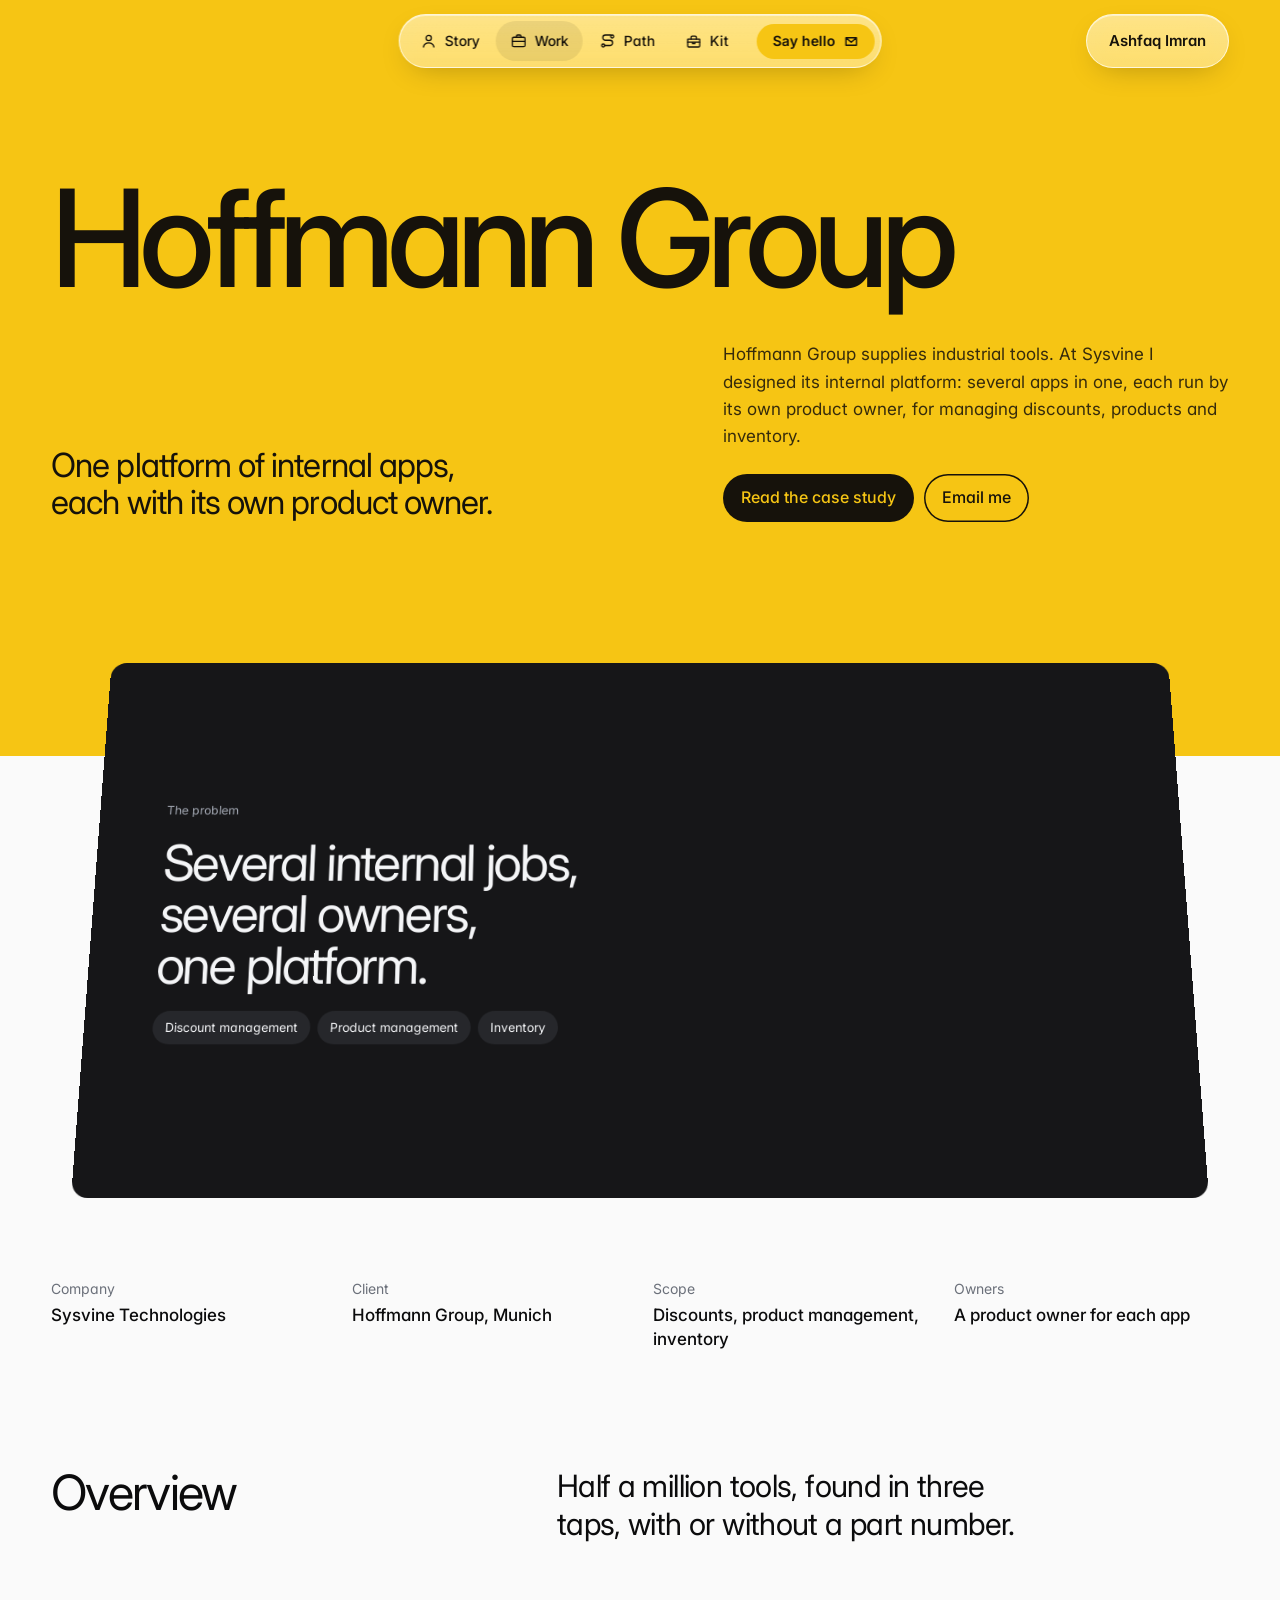
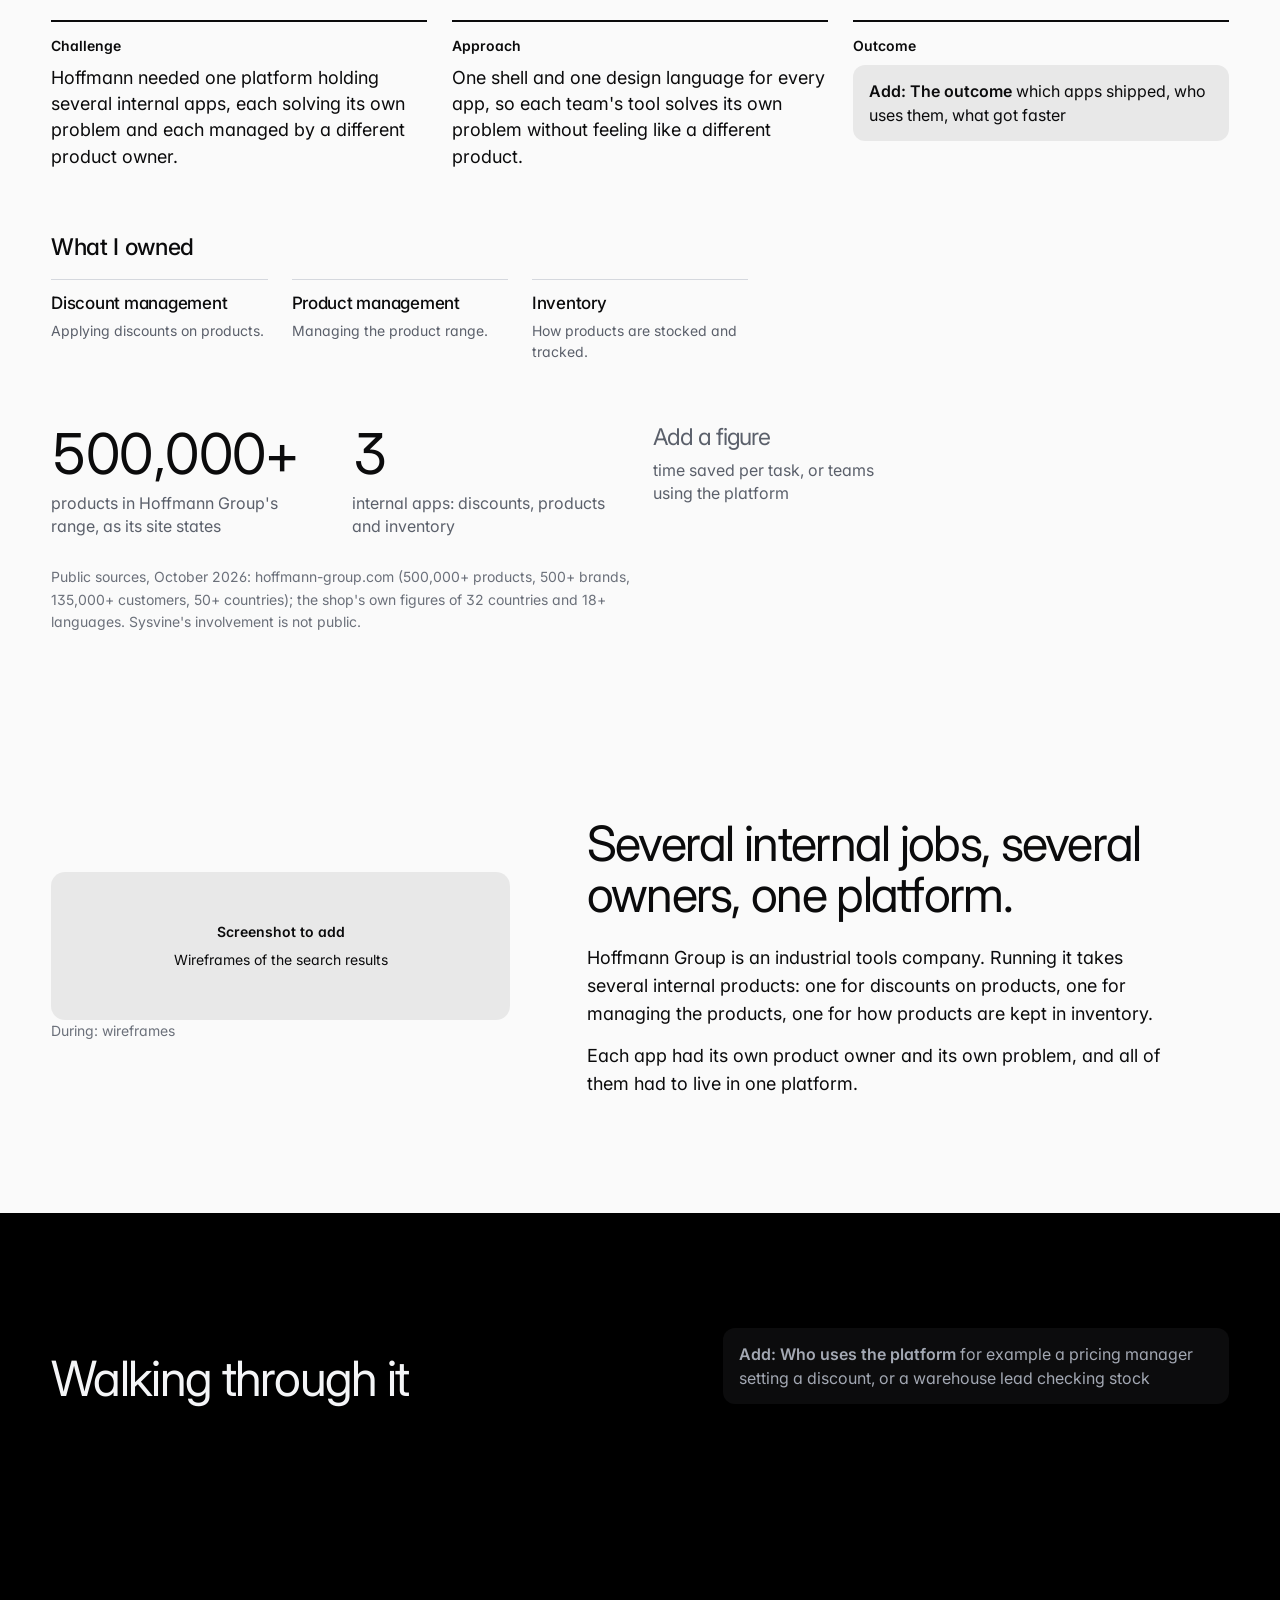
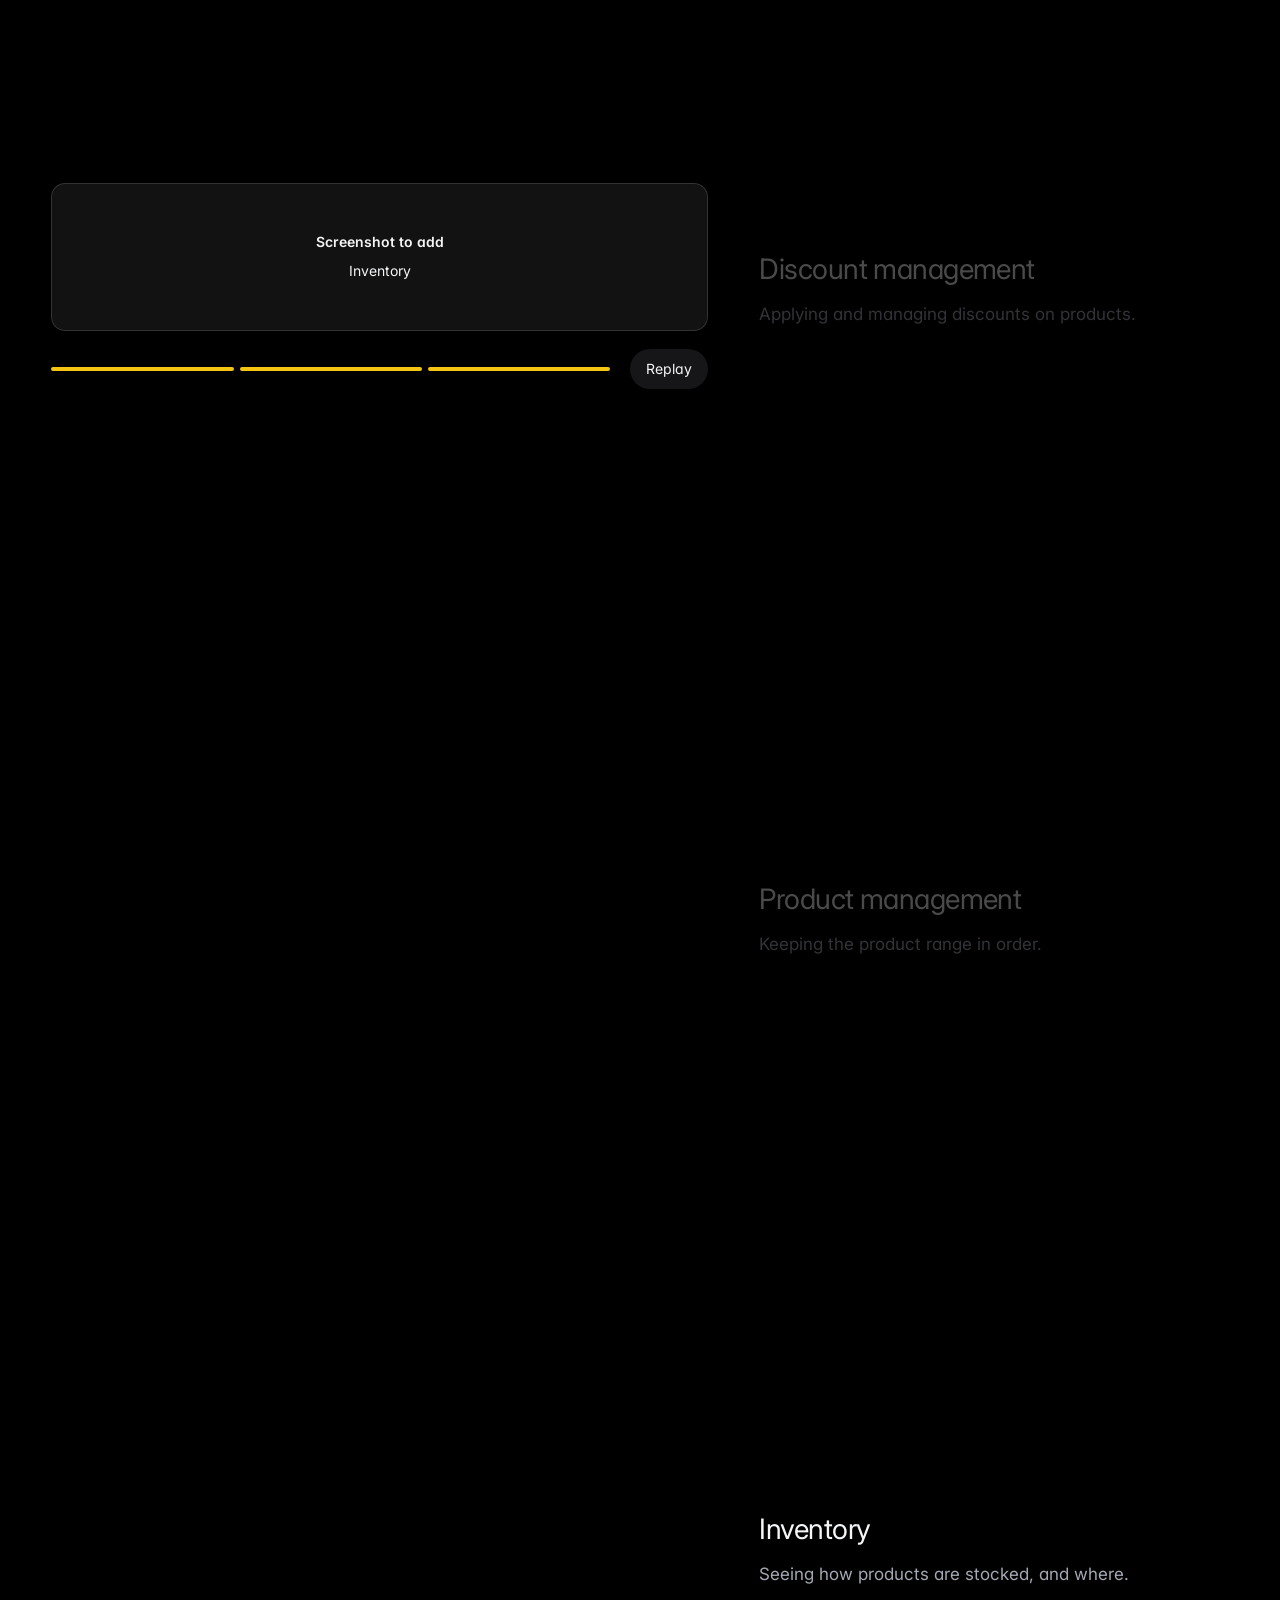
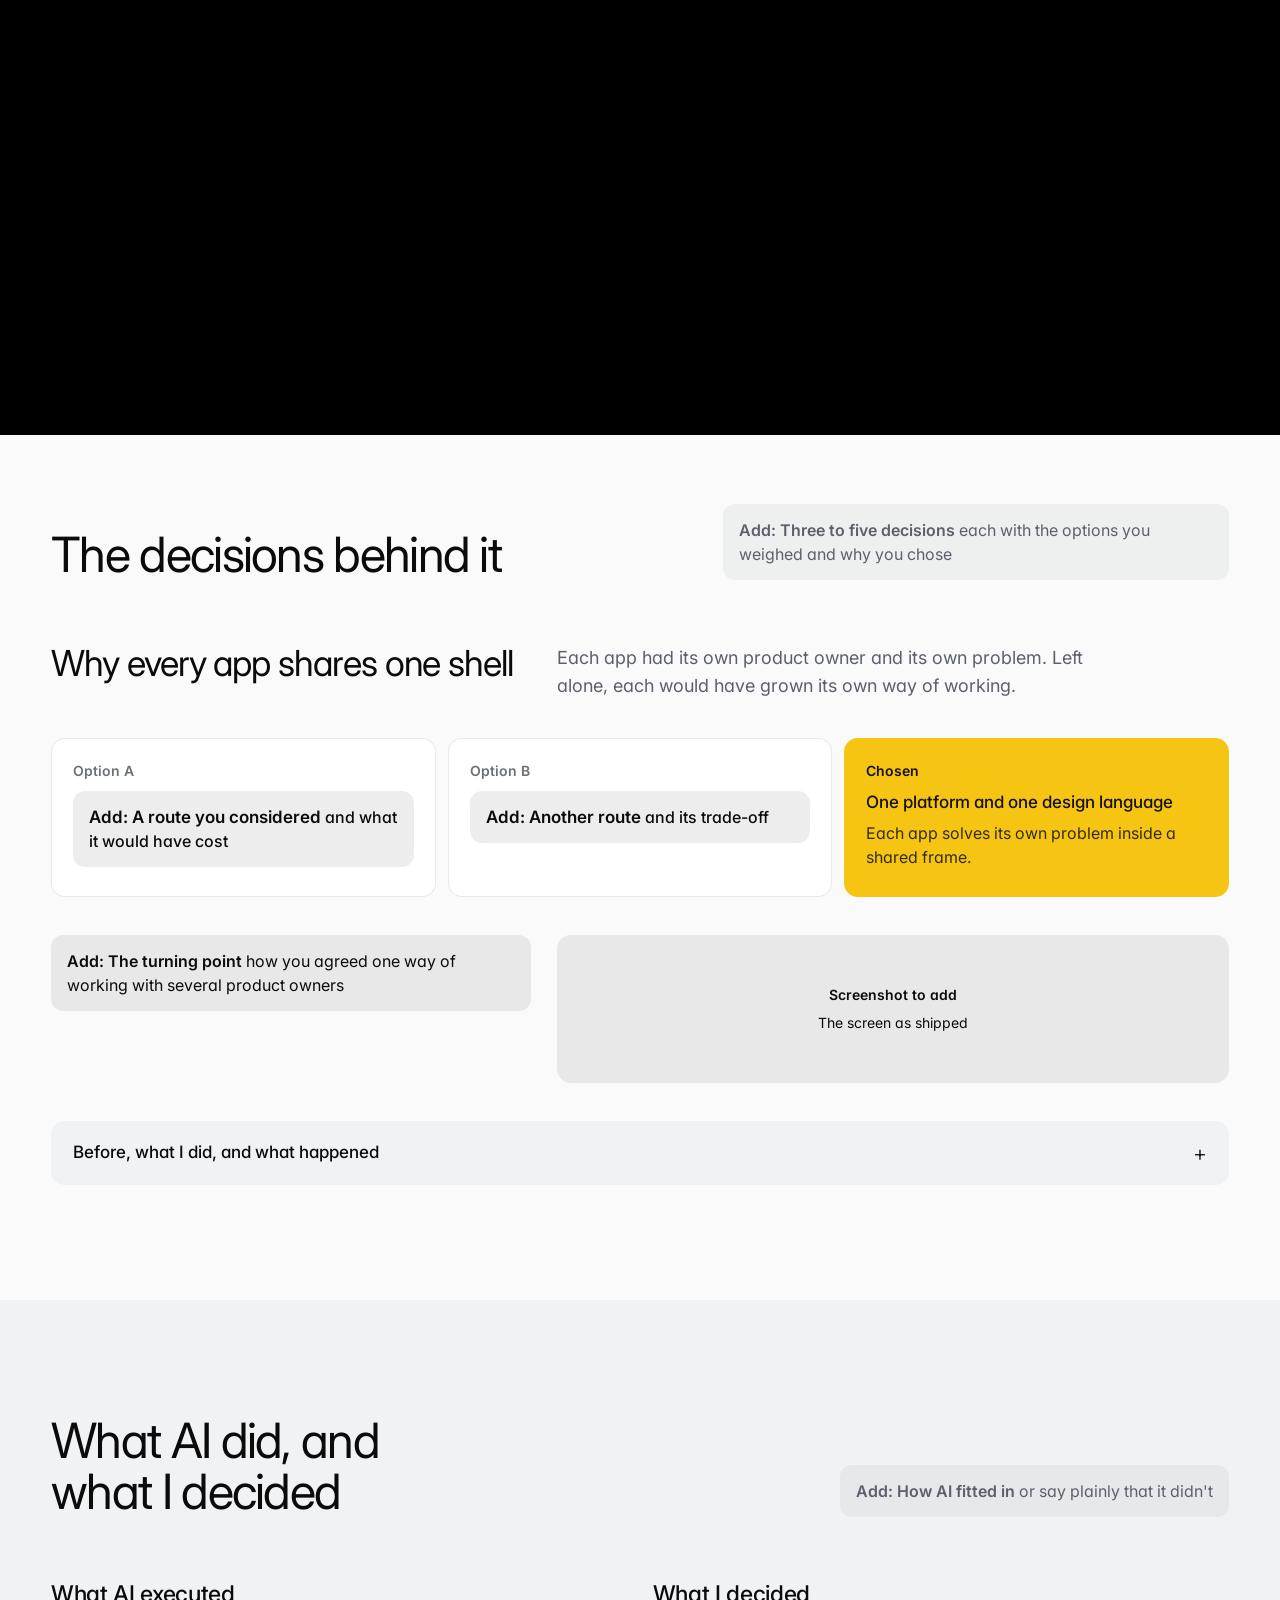
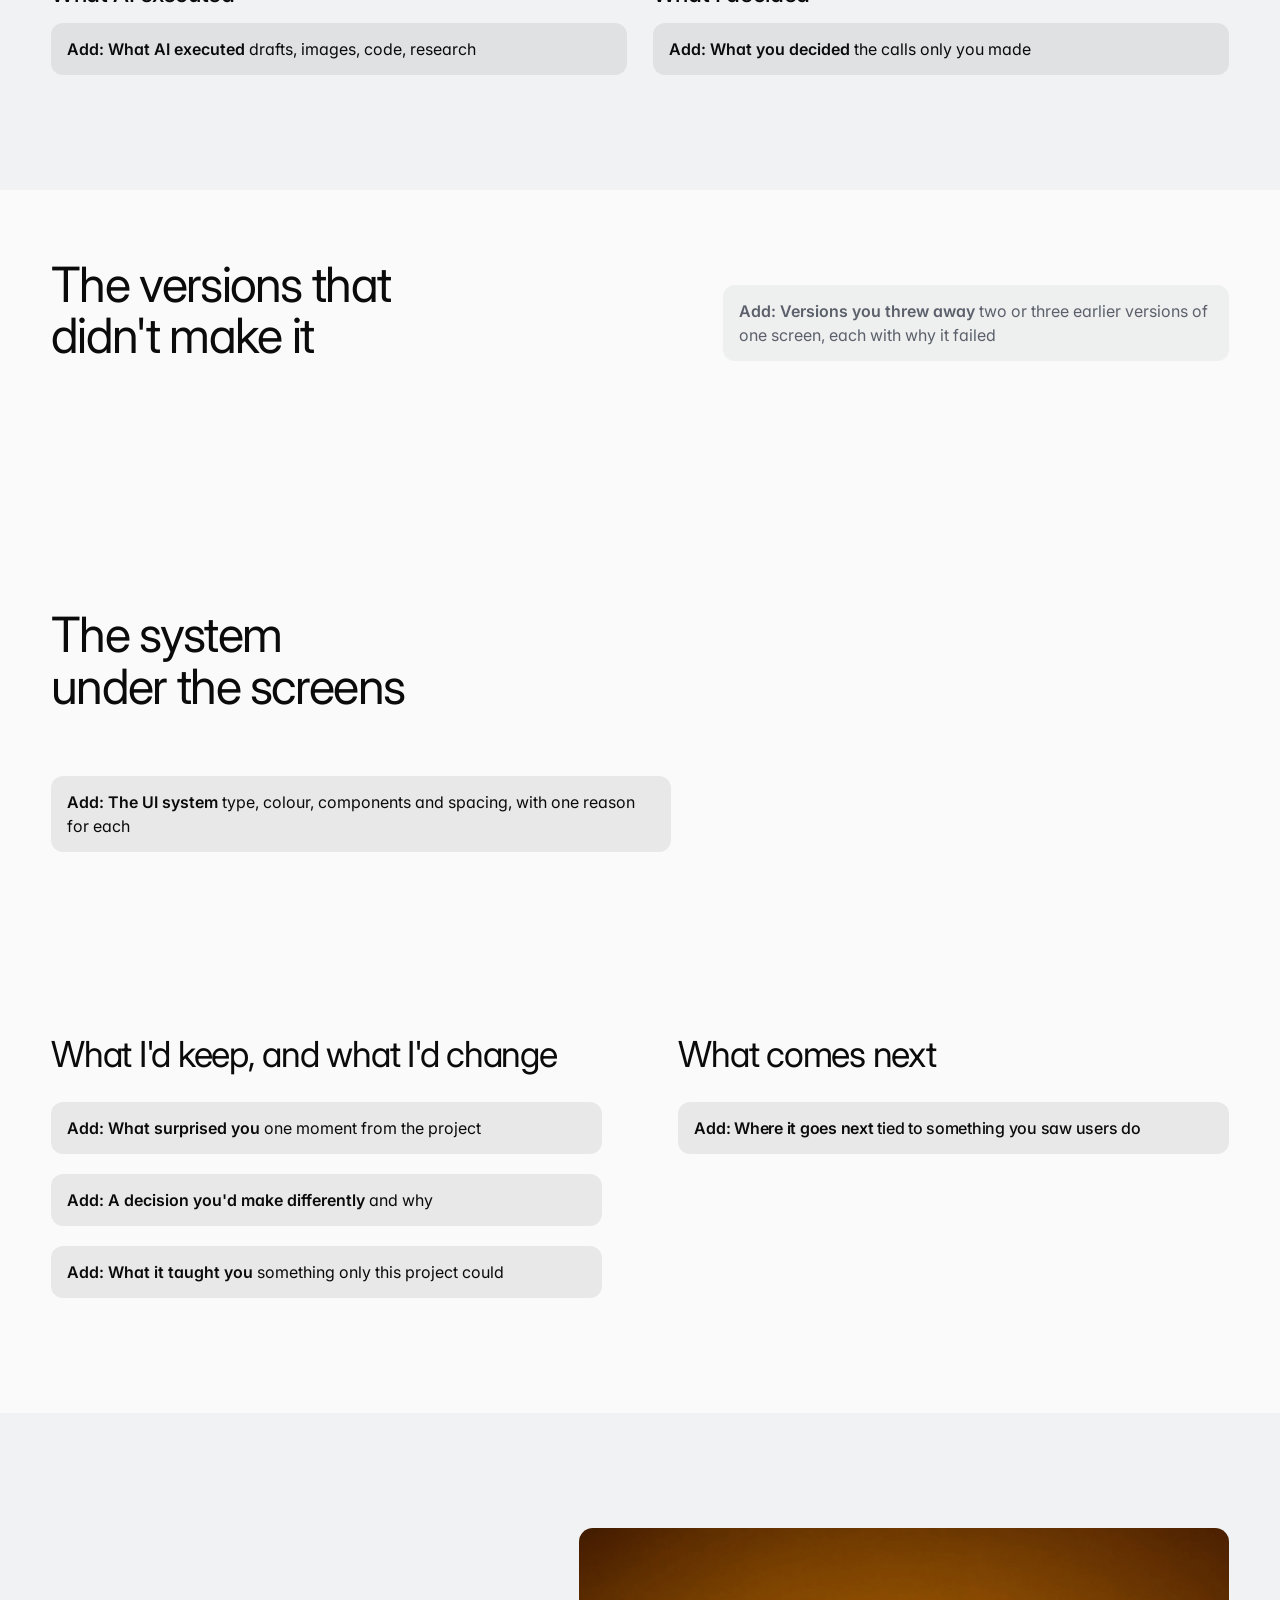
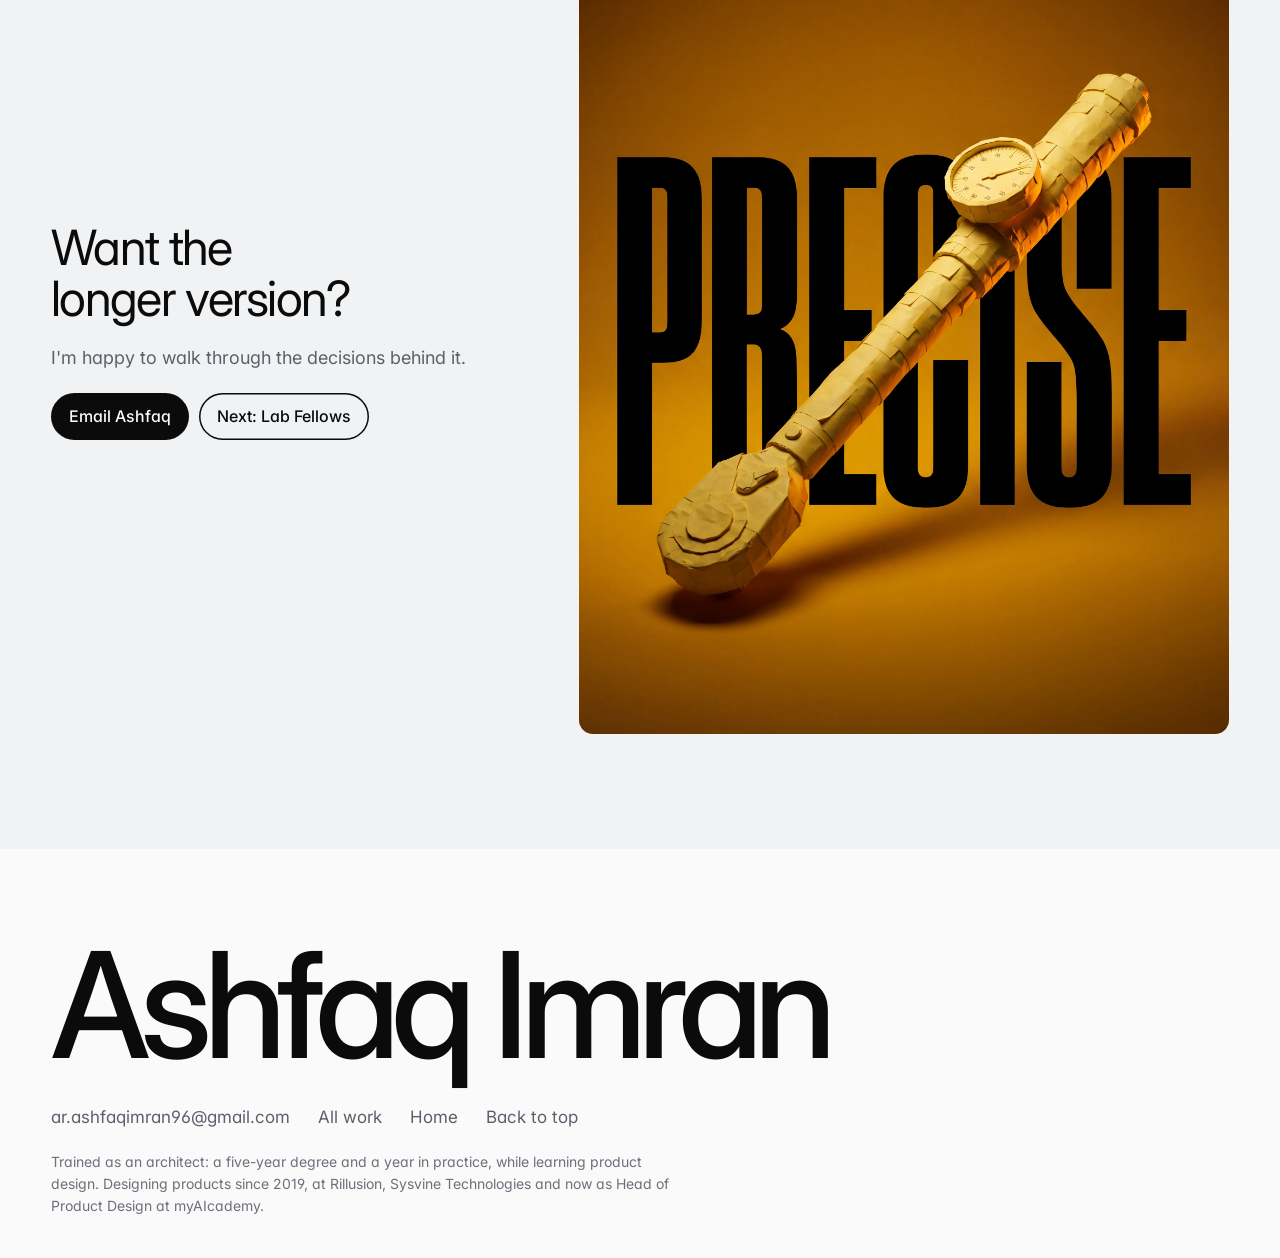
<file: case-studies/hoffmann-group/index.html>
<!doctype html>
<html lang="en" style="--accent: #f6c514; --accent-ink: #16120b">
<head>
<meta charset="utf-8">
<meta name="viewport" content="width=device-width, initial-scale=1">
<title>Hoffmann Group, a case study by Ashfaq Imran</title>
<meta name="description" content="How Ashfaq Imran designed for the Hoffmann Group catalogue at Sysvine: 500,000 industrial tools, dense German enterprise data made precise.">
<meta property="og:title" content="Hoffmann Group: one platform, many internal apps">
<meta property="og:description" content="How Ashfaq Imran designed for the Hoffmann Group catalogue at Sysvine: 500,000 industrial tools, dense German enterprise data made precise.">
<meta property="og:image" content="../../assets/posters/p4.webp">
<link rel="preconnect" href="https://fonts.googleapis.com">
<link rel="preconnect" href="https://fonts.gstatic.com" crossorigin>
<link href="https://fonts.googleapis.com/css2?family=Inter:wght@300;400;500;600&display=swap" rel="stylesheet">
<script>document.documentElement.classList.add('js');try{localStorage.removeItem('cs-read')}catch(e){}</script>
<link rel="stylesheet" href="../_shared/guide.css">
</head>
<body>
<a class="skip" href="#main">Skip to the case study</a>
<a class="wordmark" href="../../index.html">Ashfaq Imran</a>
<header class="bar">
  <nav aria-label="Sections">
    <a href="../../index.html#story"><svg class="nav-ic" viewBox="0 0 24 24" aria-hidden="true"><circle cx="12" cy="8" r="3.5"/><path d="M5 20c.8-3.6 3.6-5.5 7-5.5s6.2 1.9 7 5.5"/></svg><span>Story</span></a>
    <a href="../../index.html#work" class="is-on" aria-current="page"><svg class="nav-ic" viewBox="0 0 24 24" aria-hidden="true"><rect x="3.5" y="7" width="17" height="12.5" rx="2"/><path d="M9 7V5.5A1.5 1.5 0 0 1 10.5 4h3A1.5 1.5 0 0 1 15 5.5V7M3.5 12.5h17"/></svg><span>Work</span></a>
    <a href="../../index.html#road"><svg class="nav-ic" viewBox="0 0 24 24" aria-hidden="true"><circle cx="6" cy="18" r="2"/><circle cx="18" cy="6" r="2"/><path d="M8 18h7a3.5 3.5 0 0 0 0-7H9a3.5 3.5 0 0 1 0-7h7"/></svg><span>Path</span></a>
    <a href="../../index.html#kit"><svg class="nav-ic" viewBox="0 0 24 24" aria-hidden="true"><path d="M4 9.5h16v9a1.5 1.5 0 0 1-1.5 1.5h-13A1.5 1.5 0 0 1 4 18.5z"/><path d="M8.5 9.5V7a1.5 1.5 0 0 1 1.5-1.5h4A1.5 1.5 0 0 1 15.5 7v2.5M4 13.5h16M10.5 13.5v2h3v-2"/></svg><span>Kit</span></a>
  </nav>
  <a class="hello" href="../../index.html#contact" aria-label="Say hello"><span>Say hello</span> <svg viewBox="0 0 20 20" aria-hidden="true"><path d="M3 5h14v10H3z M3 5l7 6 7-6"/></svg></a>
</header>
<main id="main">
<section class="hero" aria-labelledby="hero-h">
  <div class="cover"><div class="wrap cover-in">
    <h1 id="hero-h" class="h1-name" aria-label="Hoffmann Group" style="--n:14"><span aria-hidden="true" style="--k:0">H</span><span aria-hidden="true" style="--k:1">o</span><span aria-hidden="true" style="--k:2">f</span><span aria-hidden="true" style="--k:3">f</span><span aria-hidden="true" style="--k:4">m</span><span aria-hidden="true" style="--k:5">a</span><span aria-hidden="true" style="--k:6">n</span><span aria-hidden="true" style="--k:7">n</span><span aria-hidden="true" style="--k:8">&nbsp;</span><span aria-hidden="true" style="--k:9">G</span><span aria-hidden="true" style="--k:10">r</span><span aria-hidden="true" style="--k:11">o</span><span aria-hidden="true" style="--k:12">u</span><span aria-hidden="true" style="--k:13">p</span></h1>
    <div class="cover-row">
      <p class="h1-line">One platform of internal apps, each with its own product owner.</p>
      <div class="cover-side">
        <p class="dek">Hoffmann Group supplies industrial tools. At Sysvine I designed its internal platform: several apps in one, each run by its own product owner, for managing discounts, products and inventory.</p>
        <p class="hero-btns"><a class="btn btn--cover" href="#overview">Read the case study</a><a class="btn btn--cover-ghost" href="mailto:ar.ashfaqimran96@gmail.com?subject=About%20the%20Hoffmann%20Group%20case%20study">Email me</a></p>
      </div>
    </div>
  </div></div>
  <div class="wrap stage"><div class="stage-in"><figure class="hero-media poster-card"><p class="pc-k">The problem</p><p class="pc-h">Several internal jobs, several owners, one platform.</p><ul class="pc-own" aria-label="What I owned"><li>Discount management</li><li>Product management</li><li>Inventory</li></ul></figure></div></div>
  <div class="wrap"><dl class="hero-facts"><div><dt>Company</dt><dd>Sysvine Technologies</dd></div><div><dt>Client</dt><dd>Hoffmann Group, Munich</dd></div><div><dt>Scope</dt><dd>Discounts, product management, inventory</dd></div><div><dt>Owners</dt><dd>A product owner for each app</dd></div></dl></div>
</section>
<section class="sec" id="overview" aria-labelledby="overview-h"><div class="wrap"><div class="ov-top"><h2 id="overview-h" class="rise">Overview</h2><blockquote class="hook rise"><p>Half a million tools, found in three taps, with or without a part number.</p></blockquote></div><div class="ov-cols"><div class="rise"><h3>Challenge</h3><p>Hoffmann needed one platform holding several internal apps, each solving its own problem and each managed by a different product owner.</p></div><div class="rise"><h3>Approach</h3><p><span class="draft">One shell and one design language for every app, so each team&#x27;s tool solves its own problem without feeling like a different product.</span></p></div><div class="rise"><h3>Outcome</h3><div class="todo-wrap"><span class="todo"><b>Add: The outcome</b> which apps shipped, who uses them, what got faster</span></div></div></div><div class="owned"><h3 class="owned-h rise">What I owned</h3><ul class="owned-list"><li class="rise"><h3>Discount management</h3><p>Applying discounts on products.</p></li><li class="rise"><h3>Product management</h3><p>Managing the product range.</p></li><li class="rise"><h3>Inventory</h3><p>How products are stocked and tracked.</p></li></ul></div><dl class="figures" aria-label="Results"><div class="rise"><dt>500,000+</dt><dd>products in Hoffmann Group&#x27;s range, as its site states</dd></div><div class="rise"><dt>3</dt><dd>internal apps: discounts, products and inventory</dd></div><div class="rise"><dt class="dt-todo">Add a figure</dt><dd>time saved per task, or teams using the platform</dd></div></dl><p class="source rise">Public sources, October 2026: hoffmann-group.com (500,000+ products, 500+ brands, 135,000+ customers, 50+ countries); the shop&#x27;s own figures of 32 countries and 18+ languages. Sysvine&#x27;s involvement is not public.</p></div></section>

<section class="sec" id="problem" aria-labelledby="problem-h"><div class="wrap"><div class="problem"><div class="problem-left"><figure class="rise"><div class="slot" role="img" aria-label="Placeholder: Wireframes of the search results" style="--ar: 16 / 10"><b>Screenshot to add</b><span>Wireframes of the search results</span></div><figcaption>During: wireframes</figcaption></figure></div><div class="problem-right"><h2 id="problem-h" class="rise">Several internal jobs, several owners, one platform.</h2><div class="rise"><p>Hoffmann Group is an industrial tools company. Running it takes several internal products: one for discounts on products, one for managing the products, one for how products are kept in inventory.</p><p>Each app had its own product owner and its own problem, and all of them had to live in one platform.</p></div></div></div></div></section>
<section class="sec sec--night sec--journey" id="journey" aria-labelledby="journey-h"><div class="wrap"><div class="split-head"><h2 id="journey-h" class="rise"><span class="draft">Walking through it</span></h2><div class="todo-wrap lead rise"><span class="todo"><b>Add: Who uses the platform</b> for example a pricing manager setting a discount, or a warehouse lead checking stock</span></div></div><div class="steps"><figure class="steps-media"><div class="frame"><div class="shot is-on" data-shot="0"><div class="slot" role="img" aria-label="Placeholder: Discount management"><b>Screenshot to add</b><span>Discount management</span></div></div><div class="shot" data-shot="1"><div class="slot" role="img" aria-label="Placeholder: Product management"><b>Screenshot to add</b><span>Product management</span></div></div><div class="shot" data-shot="2"><div class="slot" role="img" aria-label="Placeholder: Inventory"><b>Screenshot to add</b><span>Inventory</span></div></div></div><figcaption><span class="segs" aria-hidden="true"><i class="on"></i><i></i><i></i></span><button class="replay" type="button">Replay</button></figcaption></figure><ol class="steps-list" aria-label="The steps of the journey"><li class="step is-active" data-step="0"><h3>Discount management</h3><p class="thought">Applying and managing discounts on products.</p></li><li class="step" data-step="1"><h3>Product management</h3><p class="thought">Keeping the product range in order.</p></li><li class="step" data-step="2"><h3>Inventory</h3><p class="thought">Seeing how products are stocked, and where.</p></li></ol></div></div></section>
<section class="sec" id="decisions" aria-labelledby="decisions-h"><div class="wrap"><div class="split-head"><h2 id="decisions-h" class="rise"><span class="draft">The decisions behind it</span></h2><div class="todo-wrap lead rise"><span class="todo"><b>Add: Three to five decisions</b> each with the options you weighed and why you chose</span></div></div><div class="ds-list"><article class="ds" id="d1" aria-labelledby="d1-h"><div class="ds-head"><h3 id="d1-h" class="rise"><span class="draft">Why every app shares one shell</span></h3><p class="ds-hook rise">Each app had its own product owner and its own problem. Left alone, each would have grown its own way of working.</p></div><ul class="options rise" aria-label="The options"><li class="option"><span class="opt-tag">Option A</span><b><span class="todo"><b>Add: A route you considered</b> and what it would have cost</span></b><span></span></li><li class="option"><span class="opt-tag">Option B</span><b><span class="todo"><b>Add: Another route</b> and its trade-off</span></b><span></span></li><li class="option chosen"><span class="opt-tag">Chosen</span><b><span class="draft">One platform and one design language</span></b><span><span class="draft">Each app solves its own problem inside a shared frame.</span></span></li></ul><div class="ds-body"><div class="ds-why rise"><div class="todo-wrap"><span class="todo"><b>Add: The turning point</b> how you agreed one way of working with several product owners</span></div></div><figure class="ds-shot rise"><div class="slot" role="img" aria-label="Placeholder: The screen as shipped"><b>Screenshot to add</b><span>The screen as shipped</span></div></figure></div><details class="ds-more"><summary>Before, what I did, and what happened</summary><div class="ds-more-in"><div><h4>Before</h4><div class="todo-wrap"><span class="todo"><b>Add: The design before</b> what it looked like, or the pattern you started from</span></div></div><div><h4>What I did</h4><ul class="actions"><li><span class="todo"><b>Add: What you designed</b> the shared navigation, components and patterns every app uses</span></li></ul></div><div><h4>What happened</h4><div class="todo-wrap"><span class="todo"><b>Add: What happened</b> a number, or what you saw users do</span></div></div></div></details></article></div></div></section>


<section class="sec sec--soft" id="ai" aria-labelledby="ai-h"><div class="wrap"><div class="split-head"><h2 id="ai-h" class="rise">What AI did, and what I decided</h2><div class="todo-wrap lead rise"><span class="todo"><b>Add: How AI fitted in</b> or say plainly that it didn&#x27;t</span></div></div><div class="ai"><div class="rise"><h3>What AI executed</h3><ul><li><span class="todo"><b>Add: What AI executed</b> drafts, images, code, research</span></li></ul></div><div class="rise"><h3>What I decided</h3><ul><li><span class="todo"><b>Add: What you decided</b> the calls only you made</span></li></ul></div></div></div></section>
<section class="sec" id="iterations" aria-labelledby="iterations-h"><div class="wrap"><div class="split-head"><h2 id="iterations-h" class="rise"><span class="draft">The versions that didn&#x27;t make it</span></h2><div class="todo-wrap lead rise"><span class="todo"><b>Add: Versions you threw away</b> two or three earlier versions of one screen, each with why it failed</span></div></div></div></section>
<section class="sec" id="system" aria-labelledby="system-h"><div class="wrap"><div class="split-head"><h2 id="system-h" class="rise"><span class="draft">The system under the screens</span></h2></div><div class="todo-wrap"><span class="todo"><b>Add: The UI system</b> type, colour, components and spacing, with one reason for each</span></div></div></section>
<section class="sec" id="reflection" aria-labelledby="reflection-h"><div class="wrap"><div class="refl"><div><h2 id="reflection-h" class="rise">What I&#x27;d keep, and what I&#x27;d change</h2><ul class="learn"><li class="rise"><span class="todo"><b>Add: What surprised you</b> one moment from the project</span></li><li class="rise"><span class="todo"><b>Add: A decision you&#x27;d make differently</b> and why</span></li><li class="rise"><span class="todo"><b>Add: What it taught you</b> something only this project could</span></li></ul></div><div><h2 class="rise">What comes next</h2><ul class="future"><li class="rise"><h3><span class="todo"><b>Add: Where it goes next</b> tied to something you saw users do</span></h3></li></ul></div></div></div></section>
<section class="close" aria-labelledby="close-h"><div class="wrap">
  <div class="close-text">
    <h2 id="close-h" class="rise">Want the longer version?</h2>
    <p class="rise">I&#x27;m happy to walk through the decisions behind it.</p>
    <p class="close-btns rise"><a class="btn" href="mailto:ar.ashfaqimran96@gmail.com?subject=About%20the%20Hoffmann%20Group%20case%20study">Email Ashfaq</a><a class="btn btn--ghost" href="../lab-fellows/index.html">Next: Lab Fellows</a></p>
  </div>
  <figure class="close-fig rise"><div class="screen"><img src="../../assets/posters/p4.webp" alt="The last screen of the product" loading="lazy" width="1600" height="900"></div></figure>
</div></section>
</main>
<footer class="foot"><div class="wrap">
  <p class="foot-name">Ashfaq Imran</p>
  <div class="foot-links"><a href="mailto:ar.ashfaqimran96@gmail.com?subject=About%20the%20Hoffmann%20Group%20case%20study">ar.ashfaqimran96@gmail.com</a><a href="../../index.html#work">All work</a><a href="../../index.html">Home</a><a href="#main">Back to top</a></div>
  <p class="foot-legal">Trained as an architect: a five-year degree and a year in practice, while learning product design. Designing products since 2019, at Rillusion, Sysvine Technologies and now as Head of Product Design at myAIcademy. </p>
</div></footer>

<p class="review-note" role="note">Review mode: <i>highlighted</i> wording was drafted from the project files and needs your check. Boxes marked “Add” need facts only you have.</p>
<script src="../_shared/guide.js" defer></script>
</body>
</html>
</file>
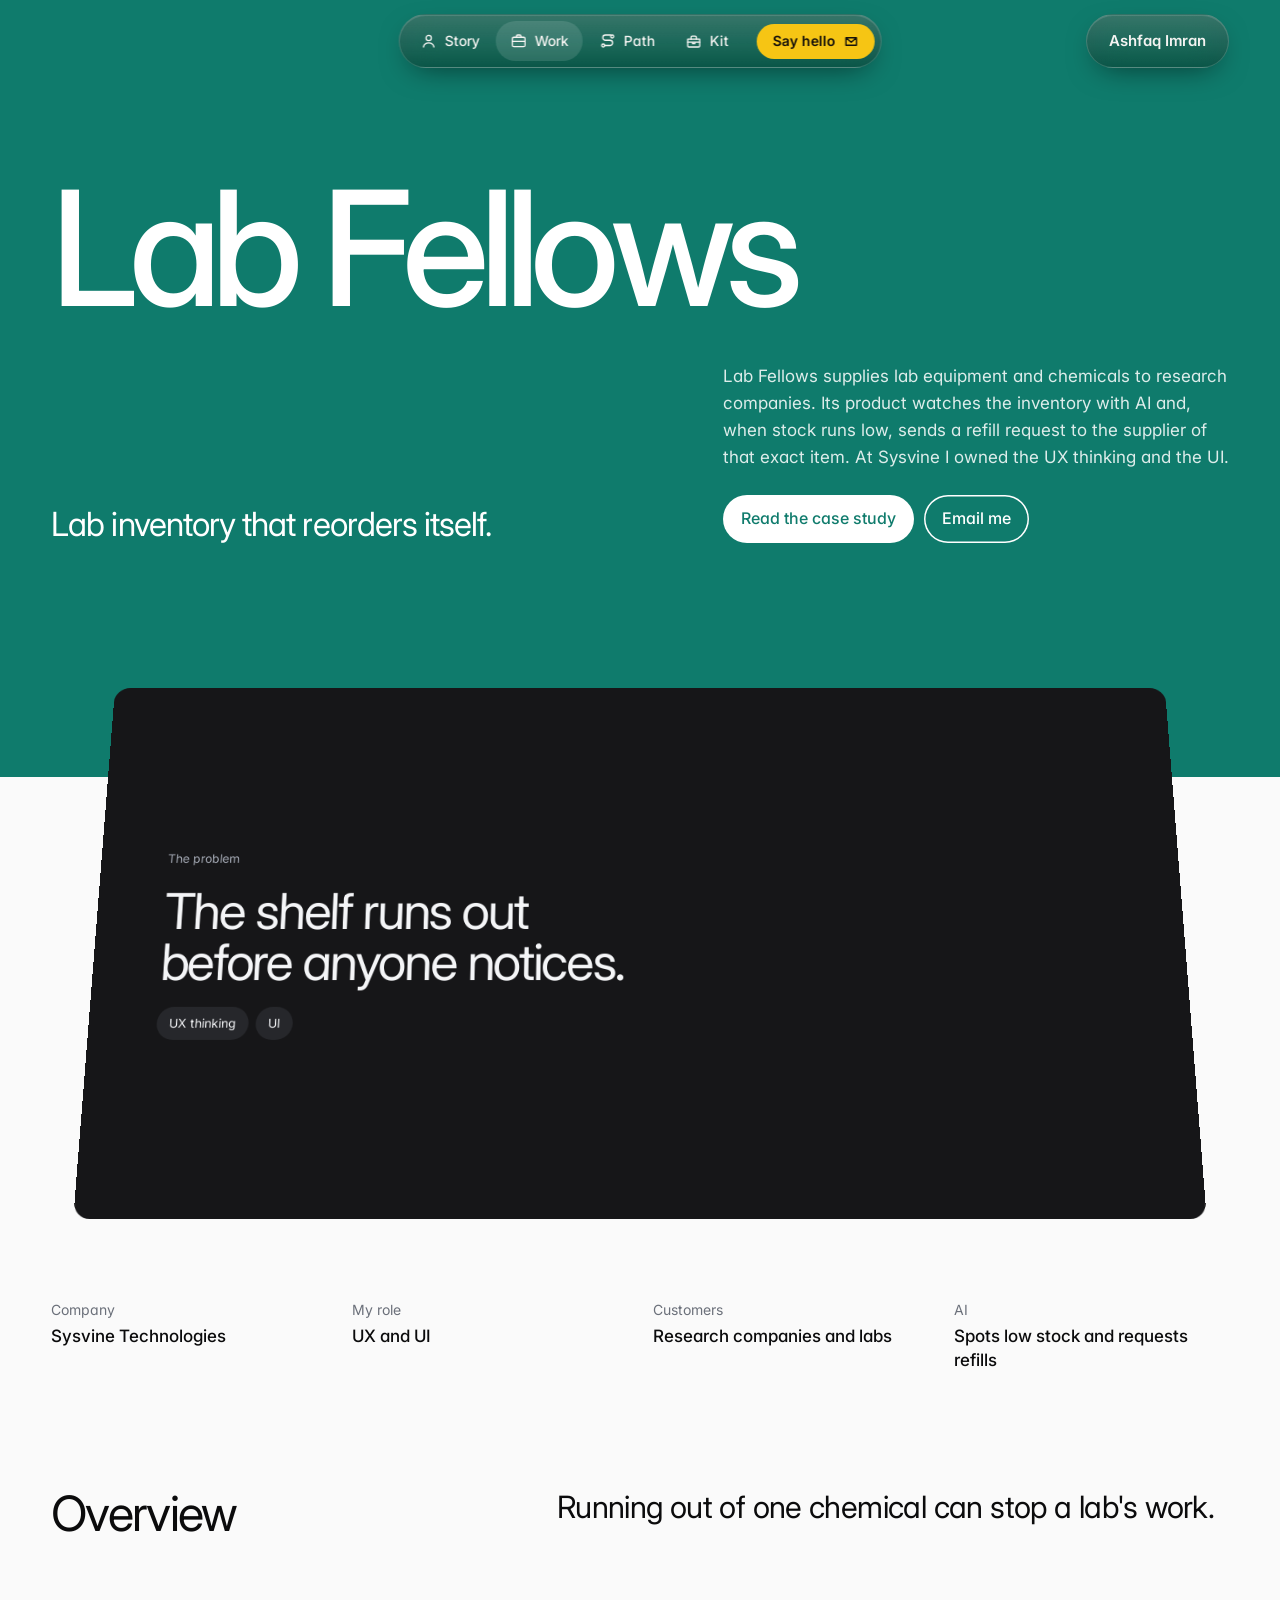
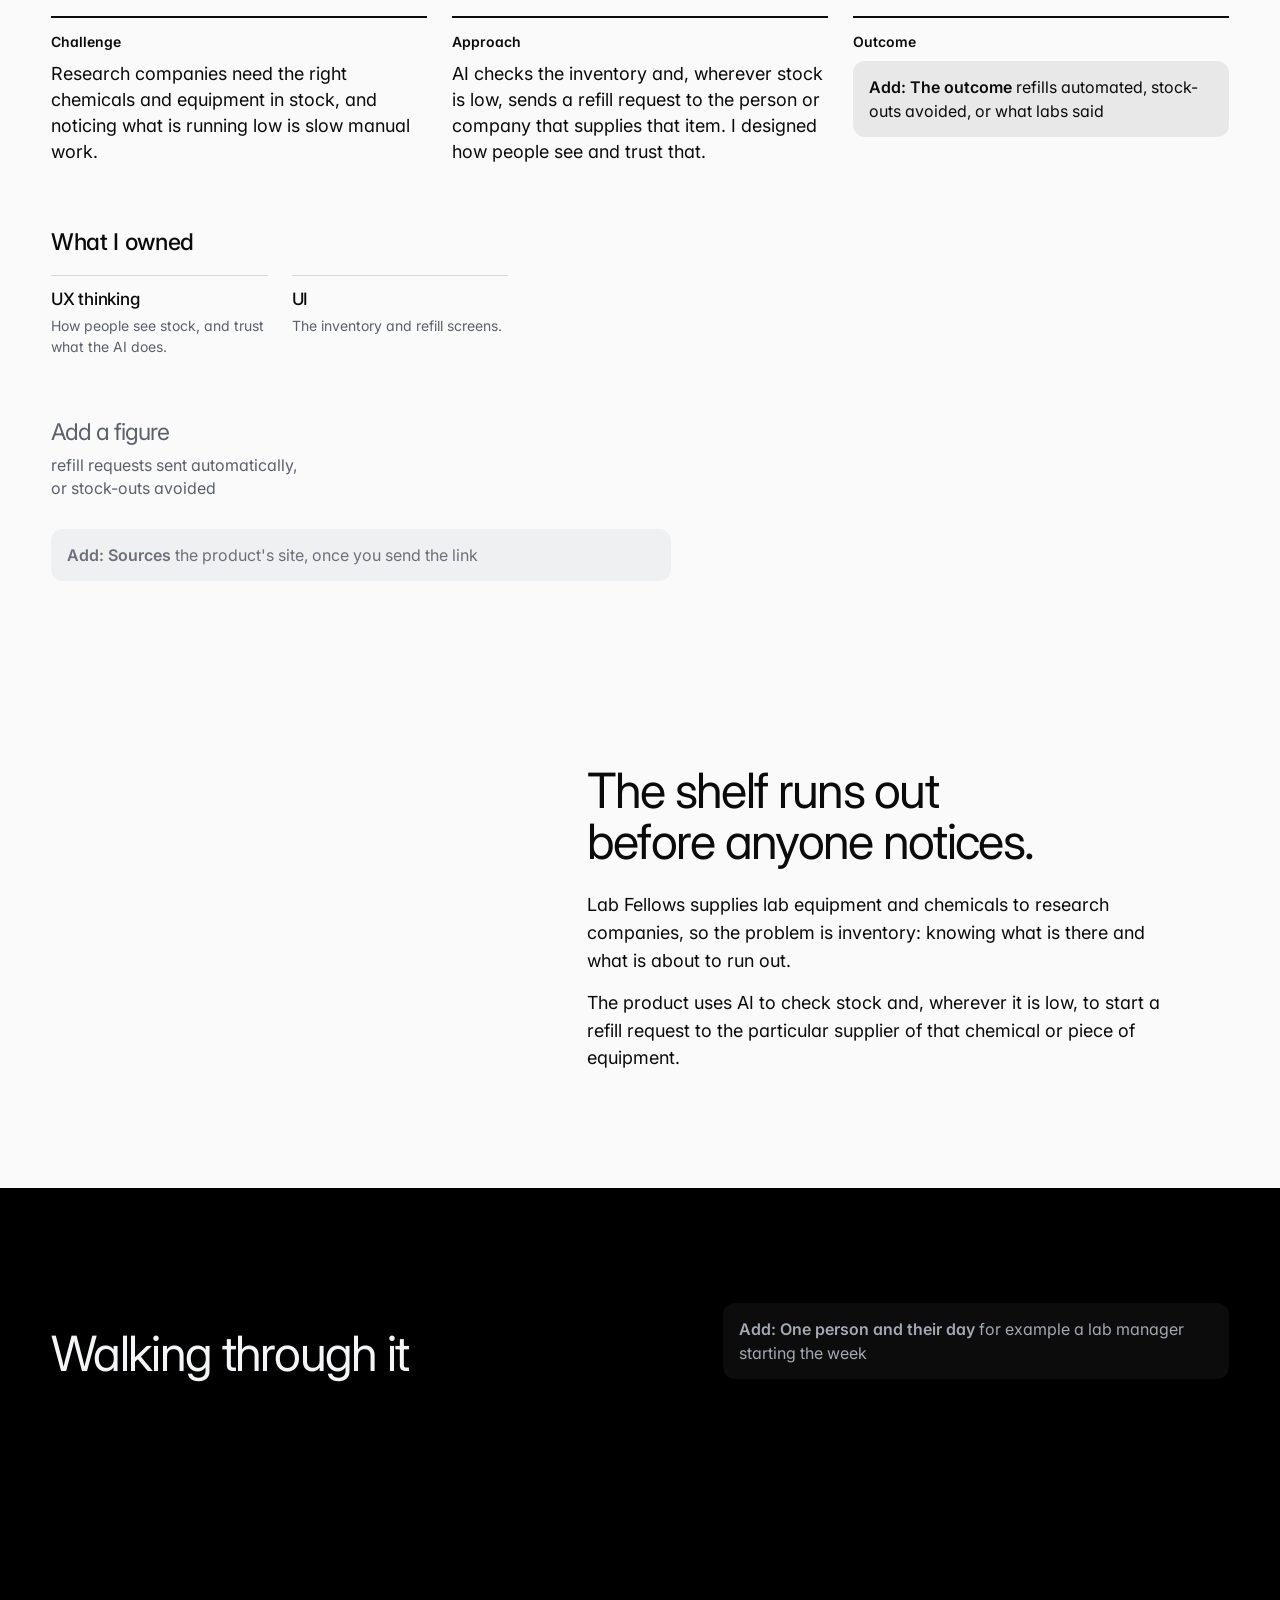
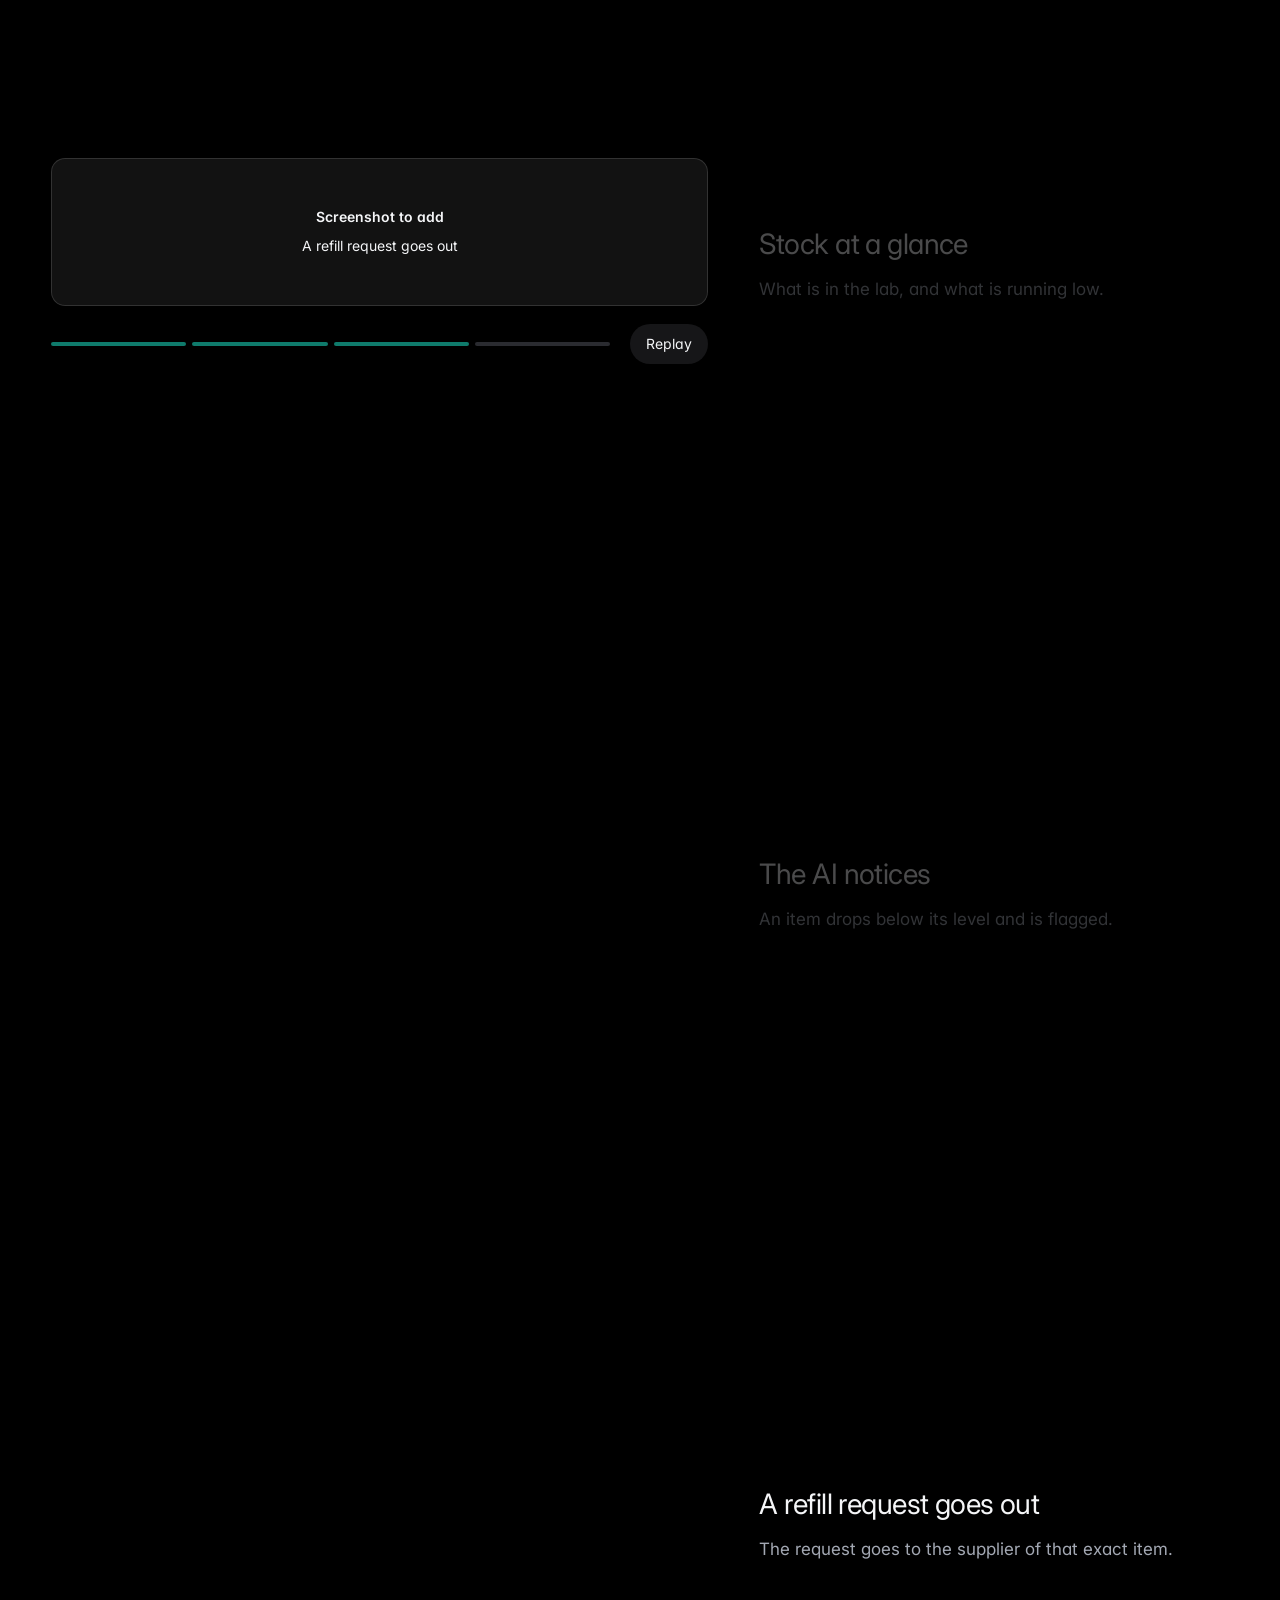
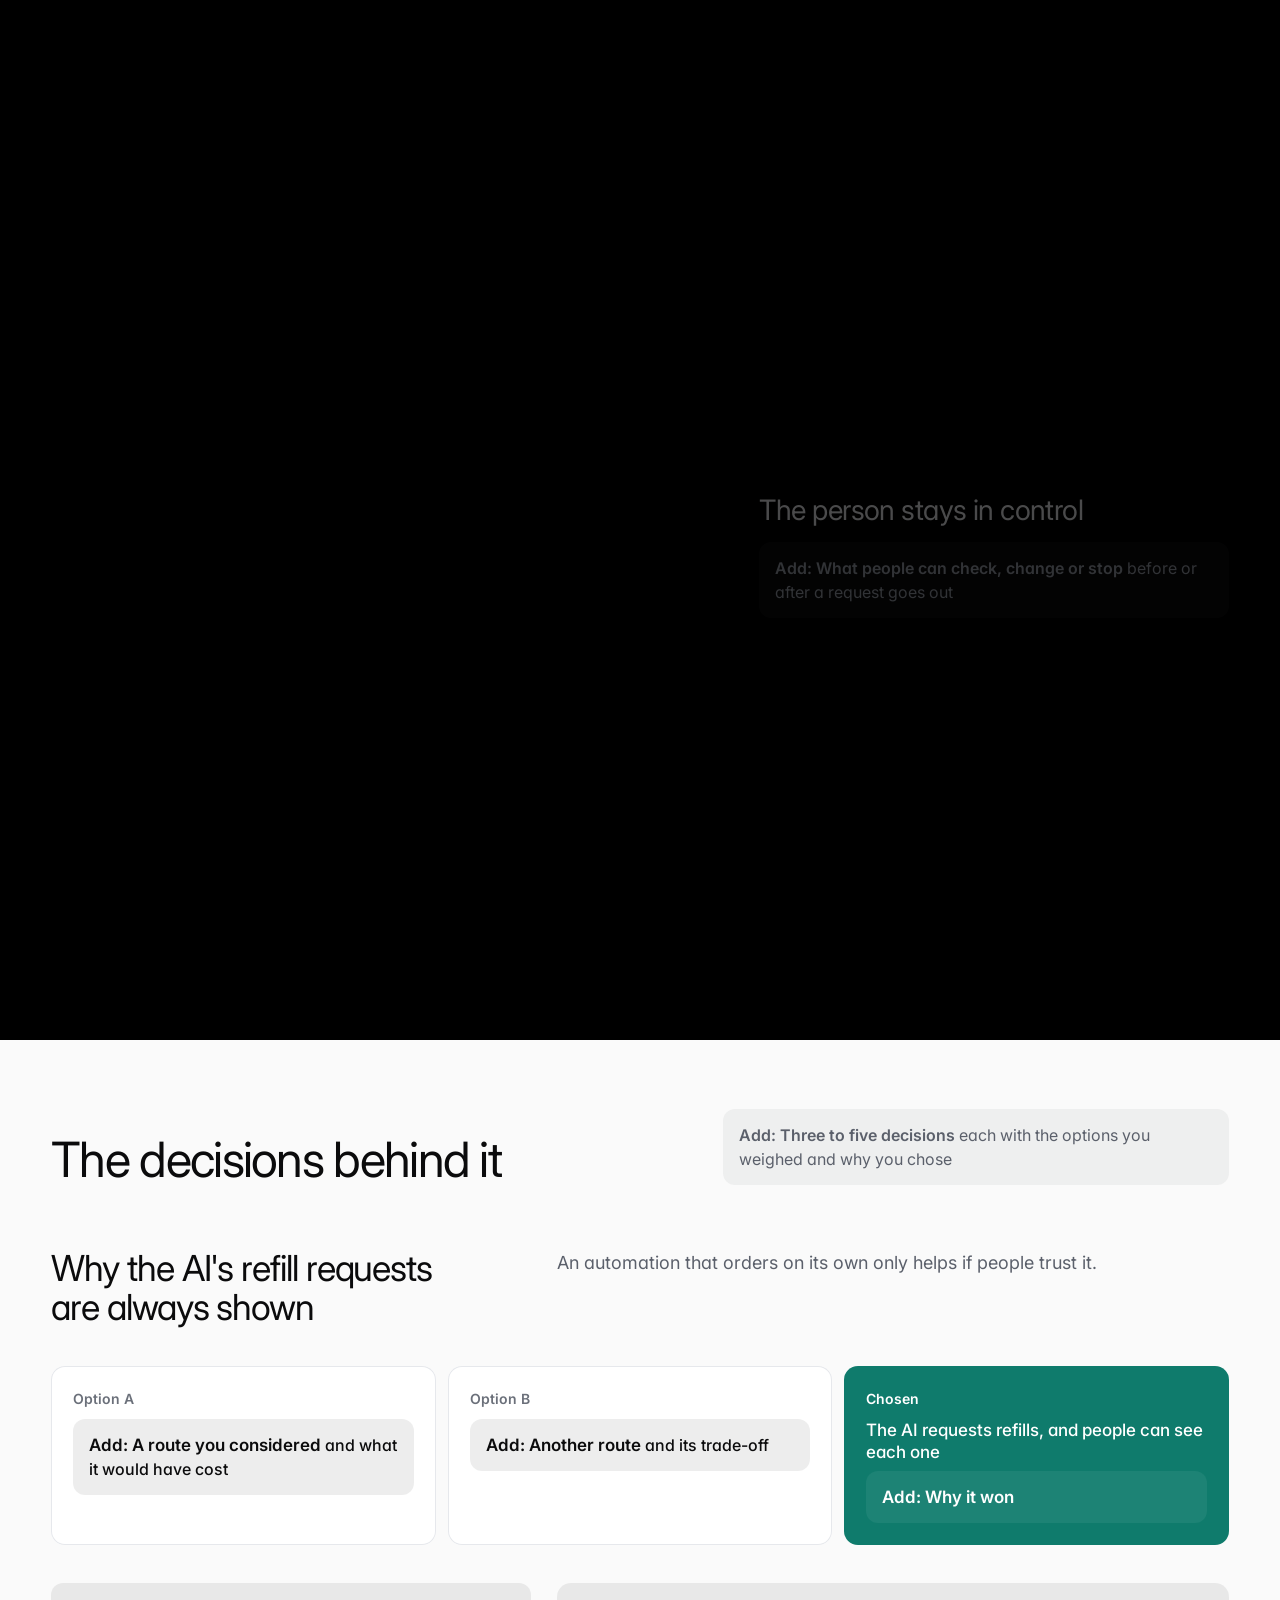
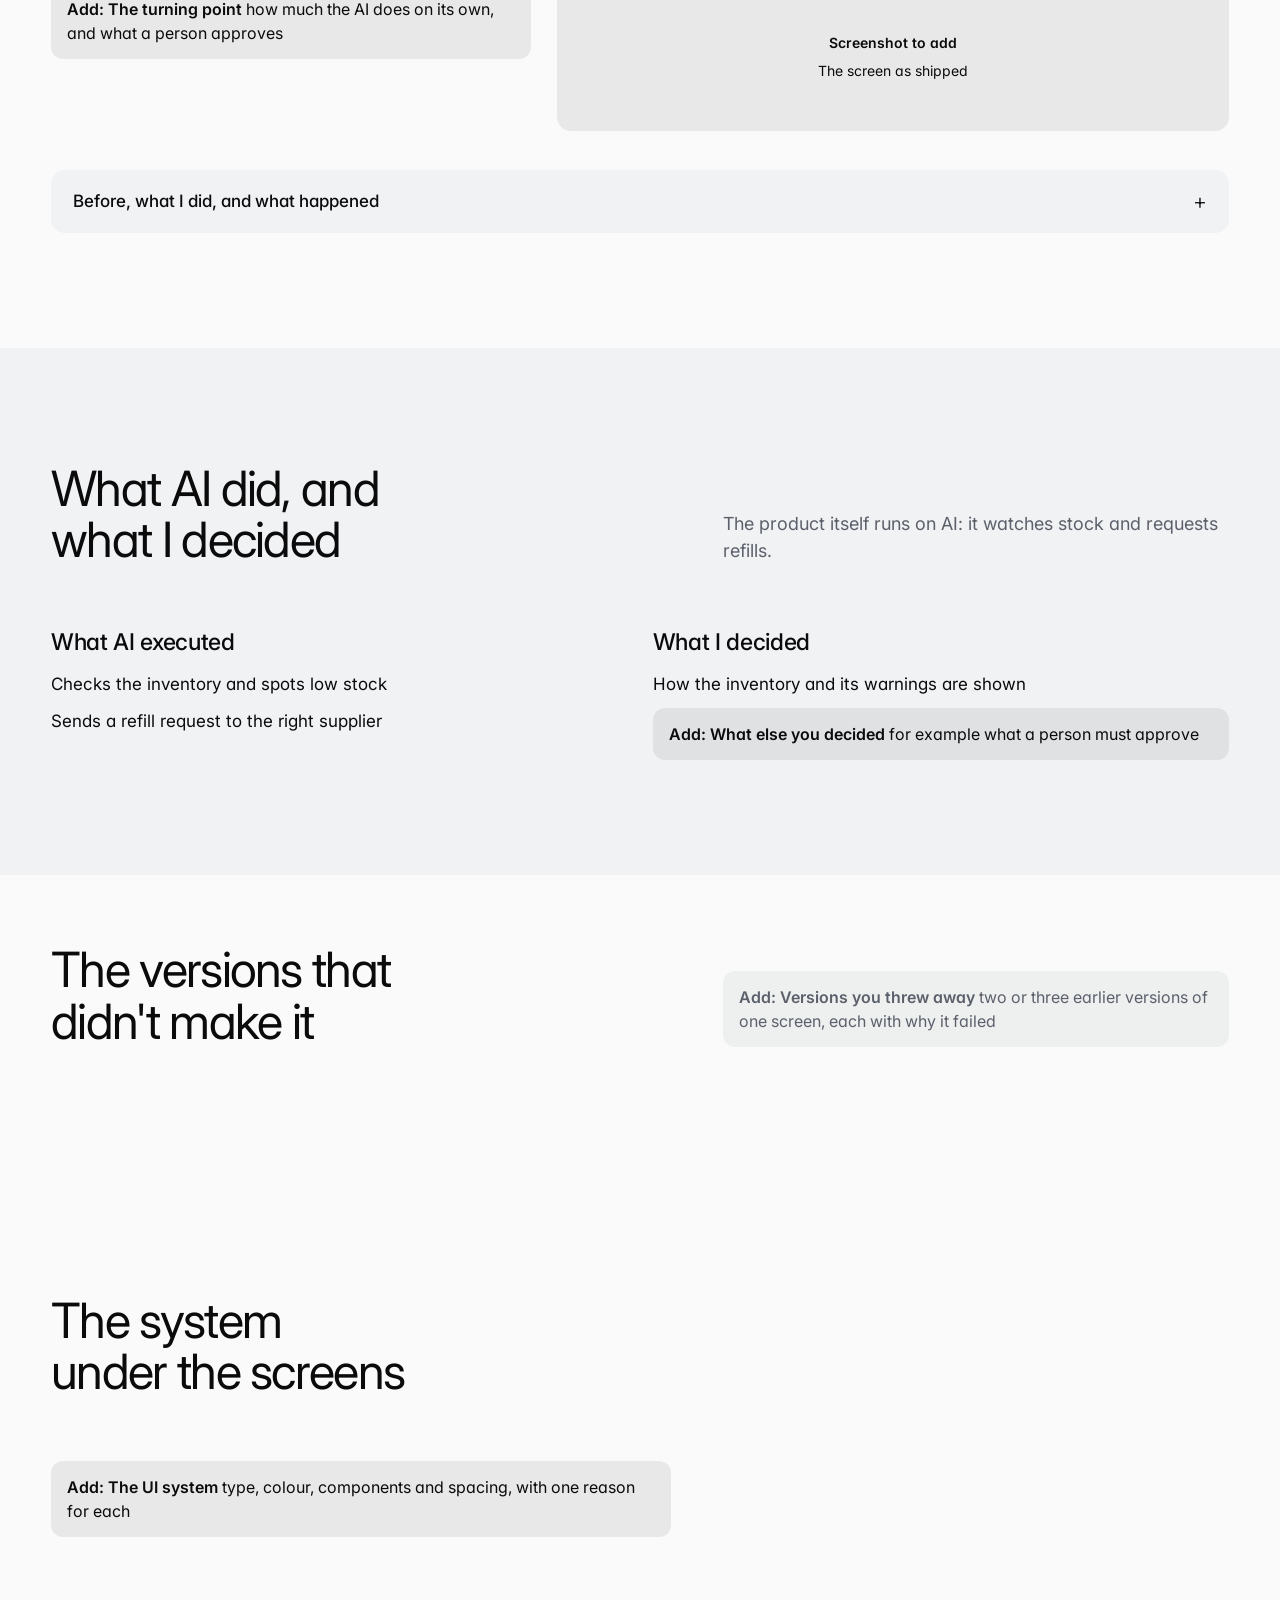
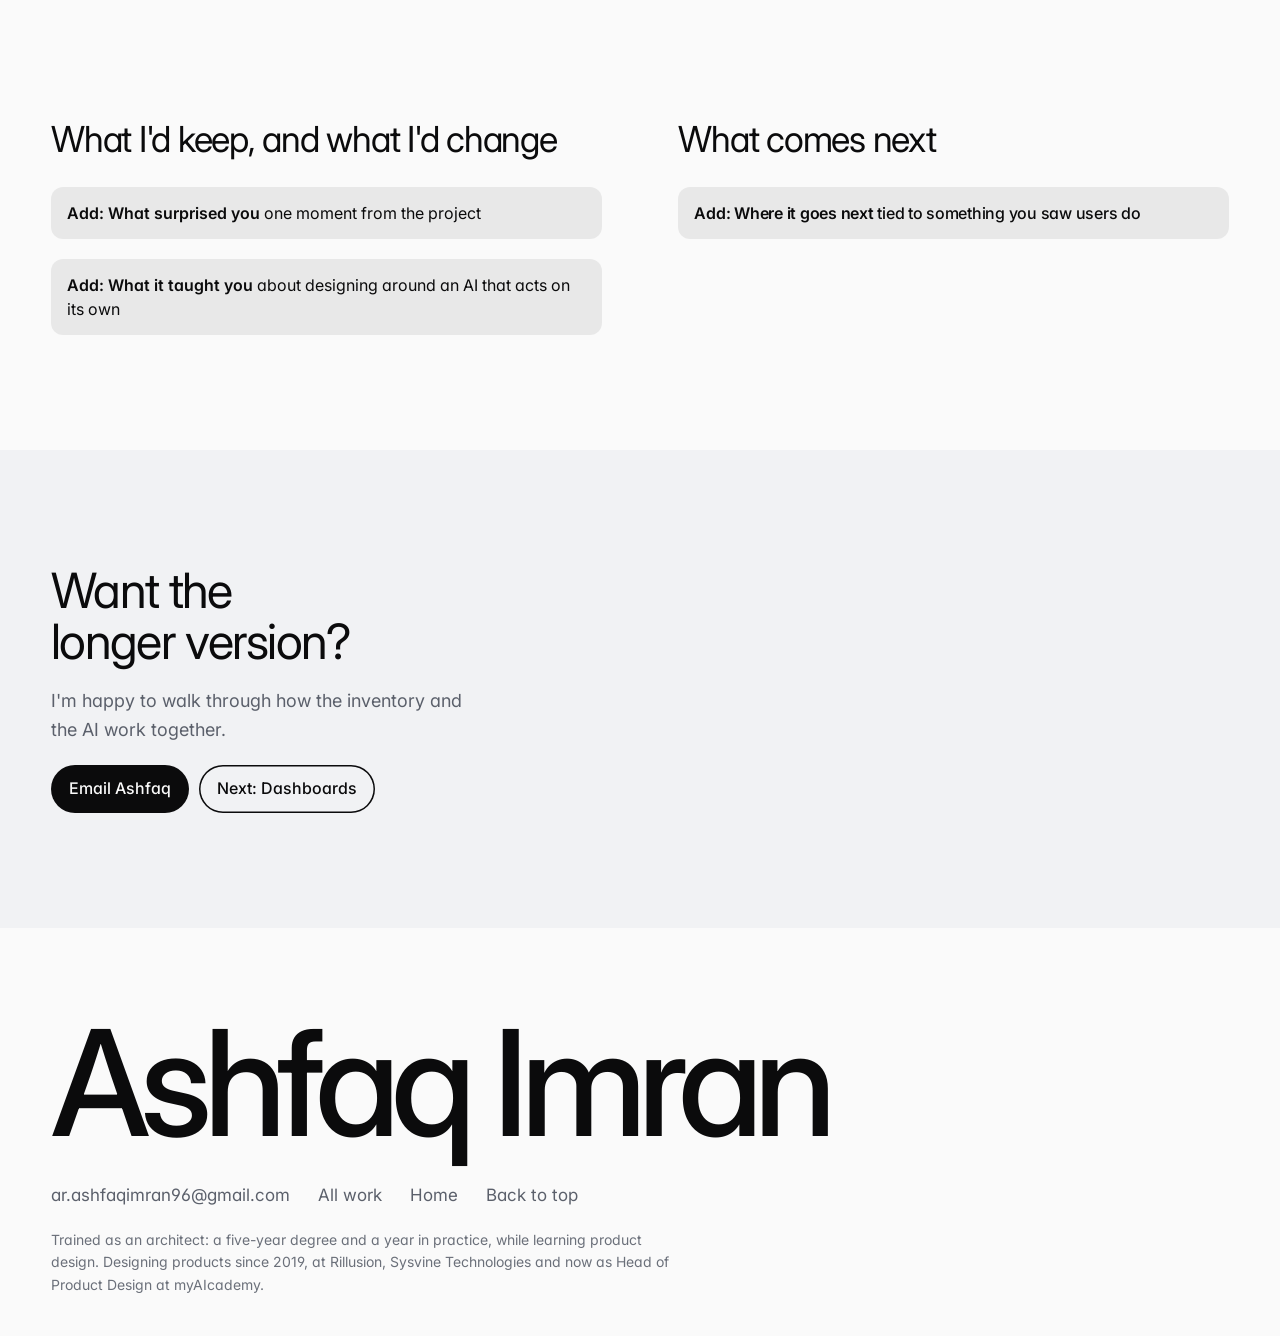
<file: case-studies/lab-fellows/index.html>
<!doctype html>
<html lang="en" style="--accent: #0f7b6c; --accent-ink: #ffffff">
<head>
<meta charset="utf-8">
<meta name="viewport" content="width=device-width, initial-scale=1">
<title>Lab Fellows: lab inventory that reorders itself | Ashfaq Imran</title>
<meta name="description" content="How Ashfaq Imran designed the UX and UI of Lab Fellows, where AI watches a research lab&#x27;s stock and asks the right supplier to refill it.">
<meta property="og:title" content="Lab Fellows: lab inventory that reorders itself">
<meta property="og:description" content="How Ashfaq Imran designed the UX and UI of Lab Fellows, where AI watches a research lab&#x27;s stock and asks the right supplier to refill it.">
<meta property="og:image" content="../../assets/posters/p0.webp">
<link rel="preconnect" href="https://fonts.googleapis.com">
<link rel="preconnect" href="https://fonts.gstatic.com" crossorigin>
<link href="https://fonts.googleapis.com/css2?family=Inter:wght@300;400;500;600&display=swap" rel="stylesheet">
<script>document.documentElement.classList.add('js');try{localStorage.removeItem('cs-read')}catch(e){}</script>
<link rel="stylesheet" href="../_shared/guide.css">
</head>
<body>
<a class="skip" href="#main">Skip to the case study</a>
<a class="wordmark" href="../../index.html">Ashfaq Imran</a>
<header class="bar">
  <nav aria-label="Sections">
    <a href="../../index.html#story"><svg class="nav-ic" viewBox="0 0 24 24" aria-hidden="true"><circle cx="12" cy="8" r="3.5"/><path d="M5 20c.8-3.6 3.6-5.5 7-5.5s6.2 1.9 7 5.5"/></svg><span>Story</span></a>
    <a href="../../index.html#work" class="is-on" aria-current="page"><svg class="nav-ic" viewBox="0 0 24 24" aria-hidden="true"><rect x="3.5" y="7" width="17" height="12.5" rx="2"/><path d="M9 7V5.5A1.5 1.5 0 0 1 10.5 4h3A1.5 1.5 0 0 1 15 5.5V7M3.5 12.5h17"/></svg><span>Work</span></a>
    <a href="../../index.html#road"><svg class="nav-ic" viewBox="0 0 24 24" aria-hidden="true"><circle cx="6" cy="18" r="2"/><circle cx="18" cy="6" r="2"/><path d="M8 18h7a3.5 3.5 0 0 0 0-7H9a3.5 3.5 0 0 1 0-7h7"/></svg><span>Path</span></a>
    <a href="../../index.html#kit"><svg class="nav-ic" viewBox="0 0 24 24" aria-hidden="true"><path d="M4 9.5h16v9a1.5 1.5 0 0 1-1.5 1.5h-13A1.5 1.5 0 0 1 4 18.5z"/><path d="M8.5 9.5V7a1.5 1.5 0 0 1 1.5-1.5h4A1.5 1.5 0 0 1 15.5 7v2.5M4 13.5h16M10.5 13.5v2h3v-2"/></svg><span>Kit</span></a>
  </nav>
  <a class="hello" href="../../index.html#contact" aria-label="Say hello"><span>Say hello</span> <svg viewBox="0 0 20 20" aria-hidden="true"><path d="M3 5h14v10H3z M3 5l7 6 7-6"/></svg></a>
</header>
<main id="main">
<section class="hero" aria-labelledby="hero-h">
  <div class="cover"><div class="wrap cover-in">
    <h1 id="hero-h" class="h1-name" aria-label="Lab Fellows" style="--n:11"><span aria-hidden="true" style="--k:0">L</span><span aria-hidden="true" style="--k:1">a</span><span aria-hidden="true" style="--k:2">b</span><span aria-hidden="true" style="--k:3">&nbsp;</span><span aria-hidden="true" style="--k:4">F</span><span aria-hidden="true" style="--k:5">e</span><span aria-hidden="true" style="--k:6">l</span><span aria-hidden="true" style="--k:7">l</span><span aria-hidden="true" style="--k:8">o</span><span aria-hidden="true" style="--k:9">w</span><span aria-hidden="true" style="--k:10">s</span></h1>
    <div class="cover-row">
      <p class="h1-line">Lab inventory that reorders itself.</p>
      <div class="cover-side">
        <p class="dek">Lab Fellows supplies lab equipment and chemicals to research companies. Its product watches the inventory with AI and, when stock runs low, sends a refill request to the supplier of that exact item. At Sysvine I owned the UX thinking and the UI.</p>
        <p class="hero-btns"><a class="btn btn--cover" href="#overview">Read the case study</a><a class="btn btn--cover-ghost" href="mailto:ar.ashfaqimran96@gmail.com?subject=About%20the%20Lab%20Fellows%20case%20study">Email me</a></p>
      </div>
    </div>
  </div></div>
  <div class="wrap stage"><div class="stage-in"><figure class="hero-media poster-card"><p class="pc-k">The problem</p><p class="pc-h">The shelf runs out before anyone notices.</p><ul class="pc-own" aria-label="What I owned"><li>UX thinking</li><li>UI</li></ul></figure></div></div>
  <div class="wrap"><dl class="hero-facts"><div><dt>Company</dt><dd>Sysvine Technologies</dd></div><div><dt>My role</dt><dd>UX and UI</dd></div><div><dt>Customers</dt><dd>Research companies and labs</dd></div><div><dt>AI</dt><dd>Spots low stock and requests refills</dd></div></dl></div>
</section>
<section class="sec" id="overview" aria-labelledby="overview-h"><div class="wrap"><div class="ov-top"><h2 id="overview-h" class="rise">Overview</h2><blockquote class="hook rise"><p>Running out of one chemical can stop a lab&#x27;s work.</p></blockquote></div><div class="ov-cols"><div class="rise"><h3>Challenge</h3><p>Research companies need the right chemicals and equipment in stock, and noticing what is running low is slow manual work.</p></div><div class="rise"><h3>Approach</h3><p>AI checks the inventory and, wherever stock is low, sends a refill request to the person or company that supplies that item. I designed how people see and trust that.</p></div><div class="rise"><h3>Outcome</h3><div class="todo-wrap"><span class="todo"><b>Add: The outcome</b> refills automated, stock-outs avoided, or what labs said</span></div></div></div><div class="owned"><h3 class="owned-h rise">What I owned</h3><ul class="owned-list"><li class="rise"><h3>UX thinking</h3><p>How people see stock, and trust what the AI does.</p></li><li class="rise"><h3>UI</h3><p>The inventory and refill screens.</p></li></ul></div><dl class="figures" aria-label="Results"><div class="rise"><dt class="dt-todo">Add a figure</dt><dd>refill requests sent automatically, or stock-outs avoided</dd></div></dl><p class="source rise"><span class="todo"><b>Add: Sources</b> the product&#x27;s site, once you send the link</span></p></div></section>

<section class="sec" id="problem" aria-labelledby="problem-h"><div class="wrap"><div class="problem"><div class="problem-left"></div><div class="problem-right"><h2 id="problem-h" class="rise">The shelf runs out before anyone notices.</h2><div class="rise"><p>Lab Fellows supplies lab equipment and chemicals to research companies, so the problem is inventory: knowing what is there and what is about to run out.</p><p>The product uses AI to check stock and, wherever it is low, to start a refill request to the particular supplier of that chemical or piece of equipment.</p></div></div></div></div></section>
<section class="sec sec--night sec--journey" id="journey" aria-labelledby="journey-h"><div class="wrap"><div class="split-head"><h2 id="journey-h" class="rise"><span class="draft">Walking through it</span></h2><div class="todo-wrap lead rise"><span class="todo"><b>Add: One person and their day</b> for example a lab manager starting the week</span></div></div><div class="steps"><figure class="steps-media"><div class="frame"><div class="shot is-on" data-shot="0"><div class="slot" role="img" aria-label="Placeholder: Stock at a glance"><b>Screenshot to add</b><span>Stock at a glance</span></div></div><div class="shot" data-shot="1"><div class="slot" role="img" aria-label="Placeholder: The AI notices"><b>Screenshot to add</b><span>The AI notices</span></div></div><div class="shot" data-shot="2"><div class="slot" role="img" aria-label="Placeholder: A refill request goes out"><b>Screenshot to add</b><span>A refill request goes out</span></div></div><div class="shot" data-shot="3"><div class="slot" role="img" aria-label="Placeholder: ~The person stays in control"><b>Screenshot to add</b><span>~The person stays in control</span></div></div></div><figcaption><span class="segs" aria-hidden="true"><i class="on"></i><i></i><i></i><i></i></span><button class="replay" type="button">Replay</button></figcaption></figure><ol class="steps-list" aria-label="The steps of the journey"><li class="step is-active" data-step="0"><h3>Stock at a glance</h3><p class="thought"><span class="draft">What is in the lab, and what is running low.</span></p></li><li class="step" data-step="1"><h3>The AI notices</h3><p class="thought"><span class="draft">An item drops below its level and is flagged.</span></p></li><li class="step" data-step="2"><h3>A refill request goes out</h3><p class="thought">The request goes to the supplier of that exact item.</p></li><li class="step" data-step="3"><h3><span class="draft">The person stays in control</span></h3><div class="todo-wrap thought"><span class="todo"><b>Add: What people can check, change or stop</b> before or after a request goes out</span></div></li></ol></div></div></section>
<section class="sec" id="decisions" aria-labelledby="decisions-h"><div class="wrap"><div class="split-head"><h2 id="decisions-h" class="rise"><span class="draft">The decisions behind it</span></h2><div class="todo-wrap lead rise"><span class="todo"><b>Add: Three to five decisions</b> each with the options you weighed and why you chose</span></div></div><div class="ds-list"><article class="ds" id="d1" aria-labelledby="d1-h"><div class="ds-head"><h3 id="d1-h" class="rise"><span class="draft">Why the AI&#x27;s refill requests are always shown</span></h3><p class="ds-hook rise"><span class="draft">An automation that orders on its own only helps if people trust it.</span></p></div><ul class="options rise" aria-label="The options"><li class="option"><span class="opt-tag">Option A</span><b><span class="todo"><b>Add: A route you considered</b> and what it would have cost</span></b><span></span></li><li class="option"><span class="opt-tag">Option B</span><b><span class="todo"><b>Add: Another route</b> and its trade-off</span></b><span></span></li><li class="option chosen"><span class="opt-tag">Chosen</span><b><span class="draft">The AI requests refills, and people can see each one</span></b><span><span class="todo"><b>Add: Why it won</b> </span></span></li></ul><div class="ds-body"><div class="ds-why rise"><div class="todo-wrap"><span class="todo"><b>Add: The turning point</b> how much the AI does on its own, and what a person approves</span></div></div><figure class="ds-shot rise"><div class="slot" role="img" aria-label="Placeholder: The screen as shipped"><b>Screenshot to add</b><span>The screen as shipped</span></div></figure></div><details class="ds-more"><summary>Before, what I did, and what happened</summary><div class="ds-more-in"><div><h4>Before</h4><div class="todo-wrap"><span class="todo"><b>Add: The design before</b> what it looked like, or the pattern you started from</span></div></div><div><h4>What I did</h4><ul class="actions"><li><span class="todo"><b>Add: What you designed</b> for example the low-stock signal, the request status, the supplier view</span></li></ul></div><div><h4>What happened</h4><div class="todo-wrap"><span class="todo"><b>Add: What happened</b> a number, or what you saw users do</span></div></div></div></details></article></div></div></section>


<section class="sec sec--soft" id="ai" aria-labelledby="ai-h"><div class="wrap"><div class="split-head"><h2 id="ai-h" class="rise">What AI did, and what I decided</h2><p class="lead rise">The product itself runs on AI: it watches stock and requests refills.</p></div><div class="ai"><div class="rise"><h3>What AI executed</h3><ul><li>Checks the inventory and spots low stock</li><li>Sends a refill request to the right supplier</li></ul></div><div class="rise"><h3>What I decided</h3><ul><li>How the inventory and its warnings are shown</li><li><span class="todo"><b>Add: What else you decided</b> for example what a person must approve</span></li></ul></div></div></div></section>
<section class="sec" id="iterations" aria-labelledby="iterations-h"><div class="wrap"><div class="split-head"><h2 id="iterations-h" class="rise"><span class="draft">The versions that didn&#x27;t make it</span></h2><div class="todo-wrap lead rise"><span class="todo"><b>Add: Versions you threw away</b> two or three earlier versions of one screen, each with why it failed</span></div></div></div></section>
<section class="sec" id="system" aria-labelledby="system-h"><div class="wrap"><div class="split-head"><h2 id="system-h" class="rise"><span class="draft">The system under the screens</span></h2></div><div class="todo-wrap"><span class="todo"><b>Add: The UI system</b> type, colour, components and spacing, with one reason for each</span></div></div></section>
<section class="sec" id="reflection" aria-labelledby="reflection-h"><div class="wrap"><div class="refl"><div><h2 id="reflection-h" class="rise">What I&#x27;d keep, and what I&#x27;d change</h2><ul class="learn"><li class="rise"><span class="todo"><b>Add: What surprised you</b> one moment from the project</span></li><li class="rise"><span class="todo"><b>Add: What it taught you</b> about designing around an AI that acts on its own</span></li></ul></div><div><h2 class="rise">What comes next</h2><ul class="future"><li class="rise"><h3><span class="todo"><b>Add: Where it goes next</b> tied to something you saw users do</span></h3></li></ul></div></div></div></section>
<section class="close" aria-labelledby="close-h"><div class="wrap">
  <div class="close-text">
    <h2 id="close-h" class="rise">Want the longer version?</h2>
    <p class="rise">I&#x27;m happy to walk through how the inventory and the AI work together.</p>
    <p class="close-btns rise"><a class="btn" href="mailto:ar.ashfaqimran96@gmail.com?subject=About%20the%20Lab%20Fellows%20case%20study">Email Ashfaq</a><a class="btn btn--ghost" href="../dashboards/index.html">Next: Dashboards</a></p>
  </div>
  
</div></section>
</main>
<footer class="foot"><div class="wrap">
  <p class="foot-name">Ashfaq Imran</p>
  <div class="foot-links"><a href="mailto:ar.ashfaqimran96@gmail.com?subject=About%20the%20Lab%20Fellows%20case%20study">ar.ashfaqimran96@gmail.com</a><a href="../../index.html#work">All work</a><a href="../../index.html">Home</a><a href="#main">Back to top</a></div>
  <p class="foot-legal">Trained as an architect: a five-year degree and a year in practice, while learning product design. Designing products since 2019, at Rillusion, Sysvine Technologies and now as Head of Product Design at myAIcademy. </p>
</div></footer>

<p class="review-note" role="note">Review mode: <i>highlighted</i> wording was drafted from the project files and needs your check. Boxes marked “Add” need facts only you have.</p>
<script src="../_shared/guide.js" defer></script>
</body>
</html>
</file>
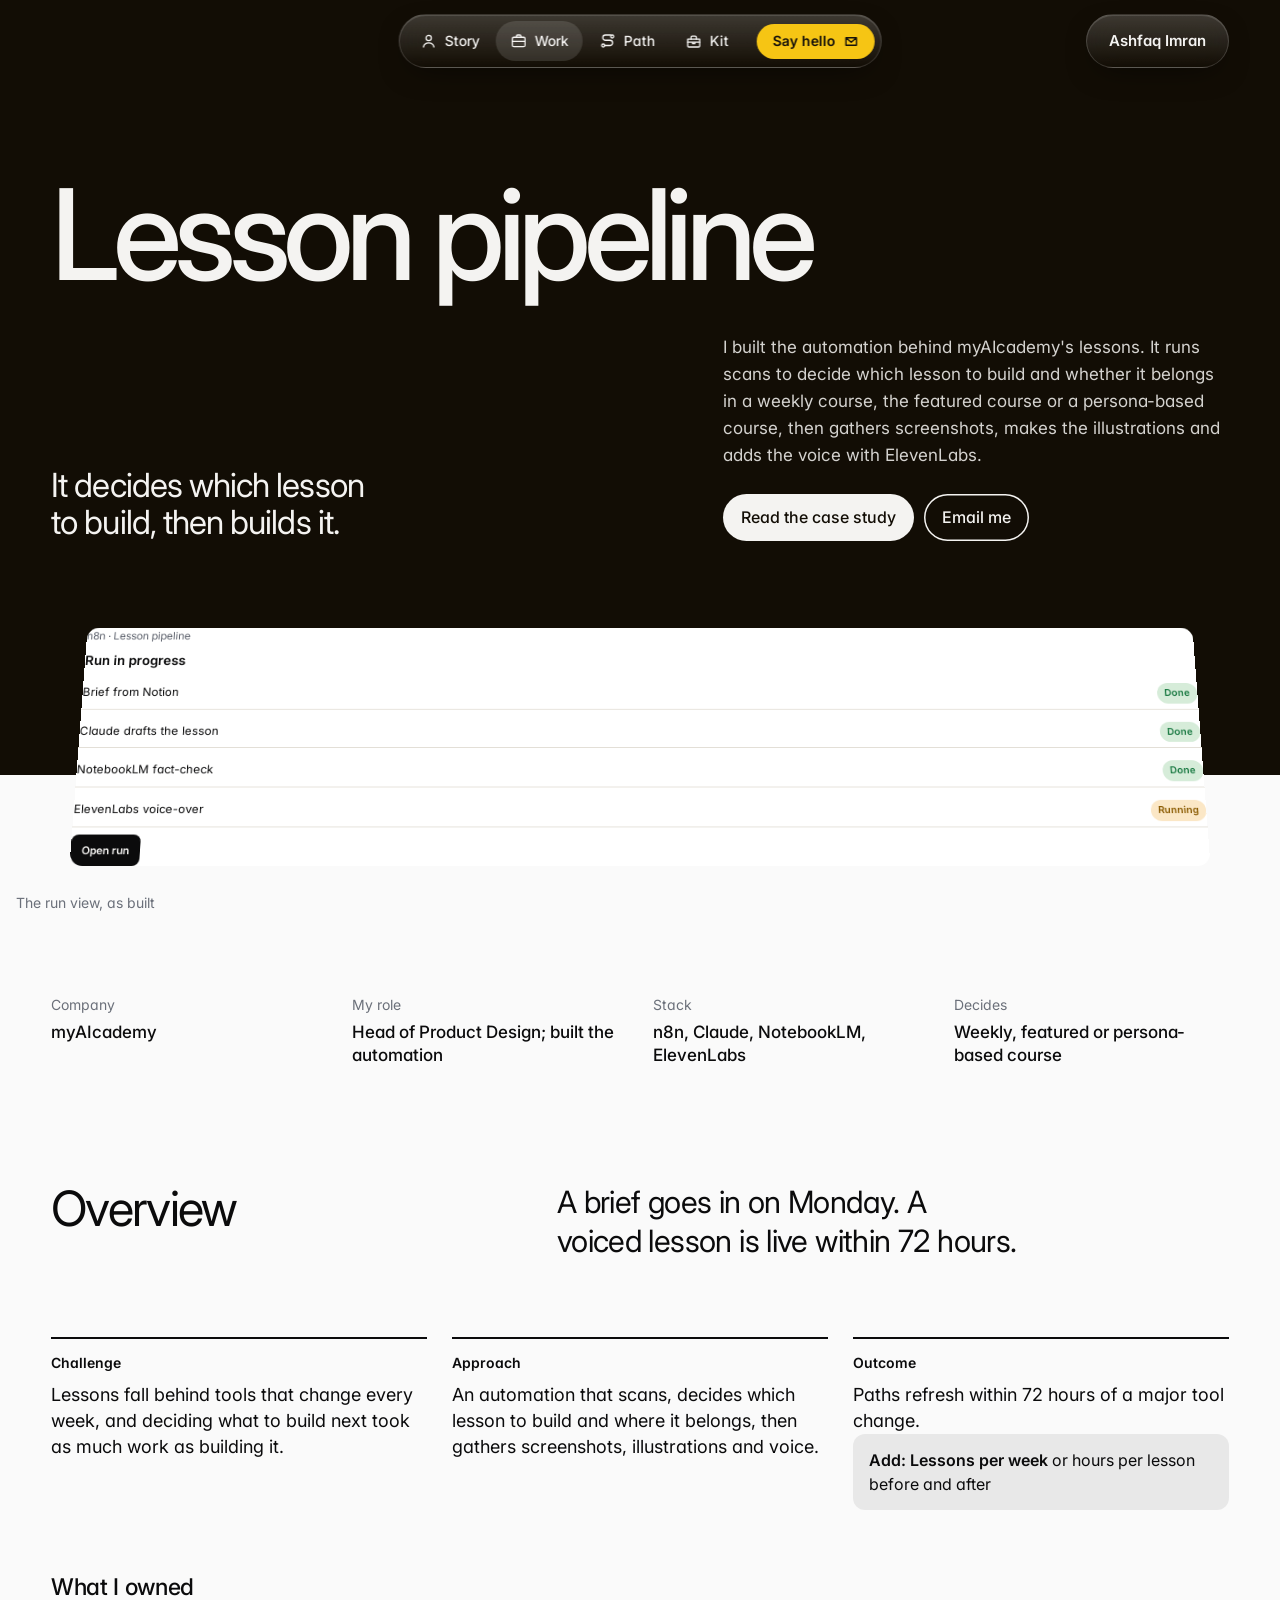
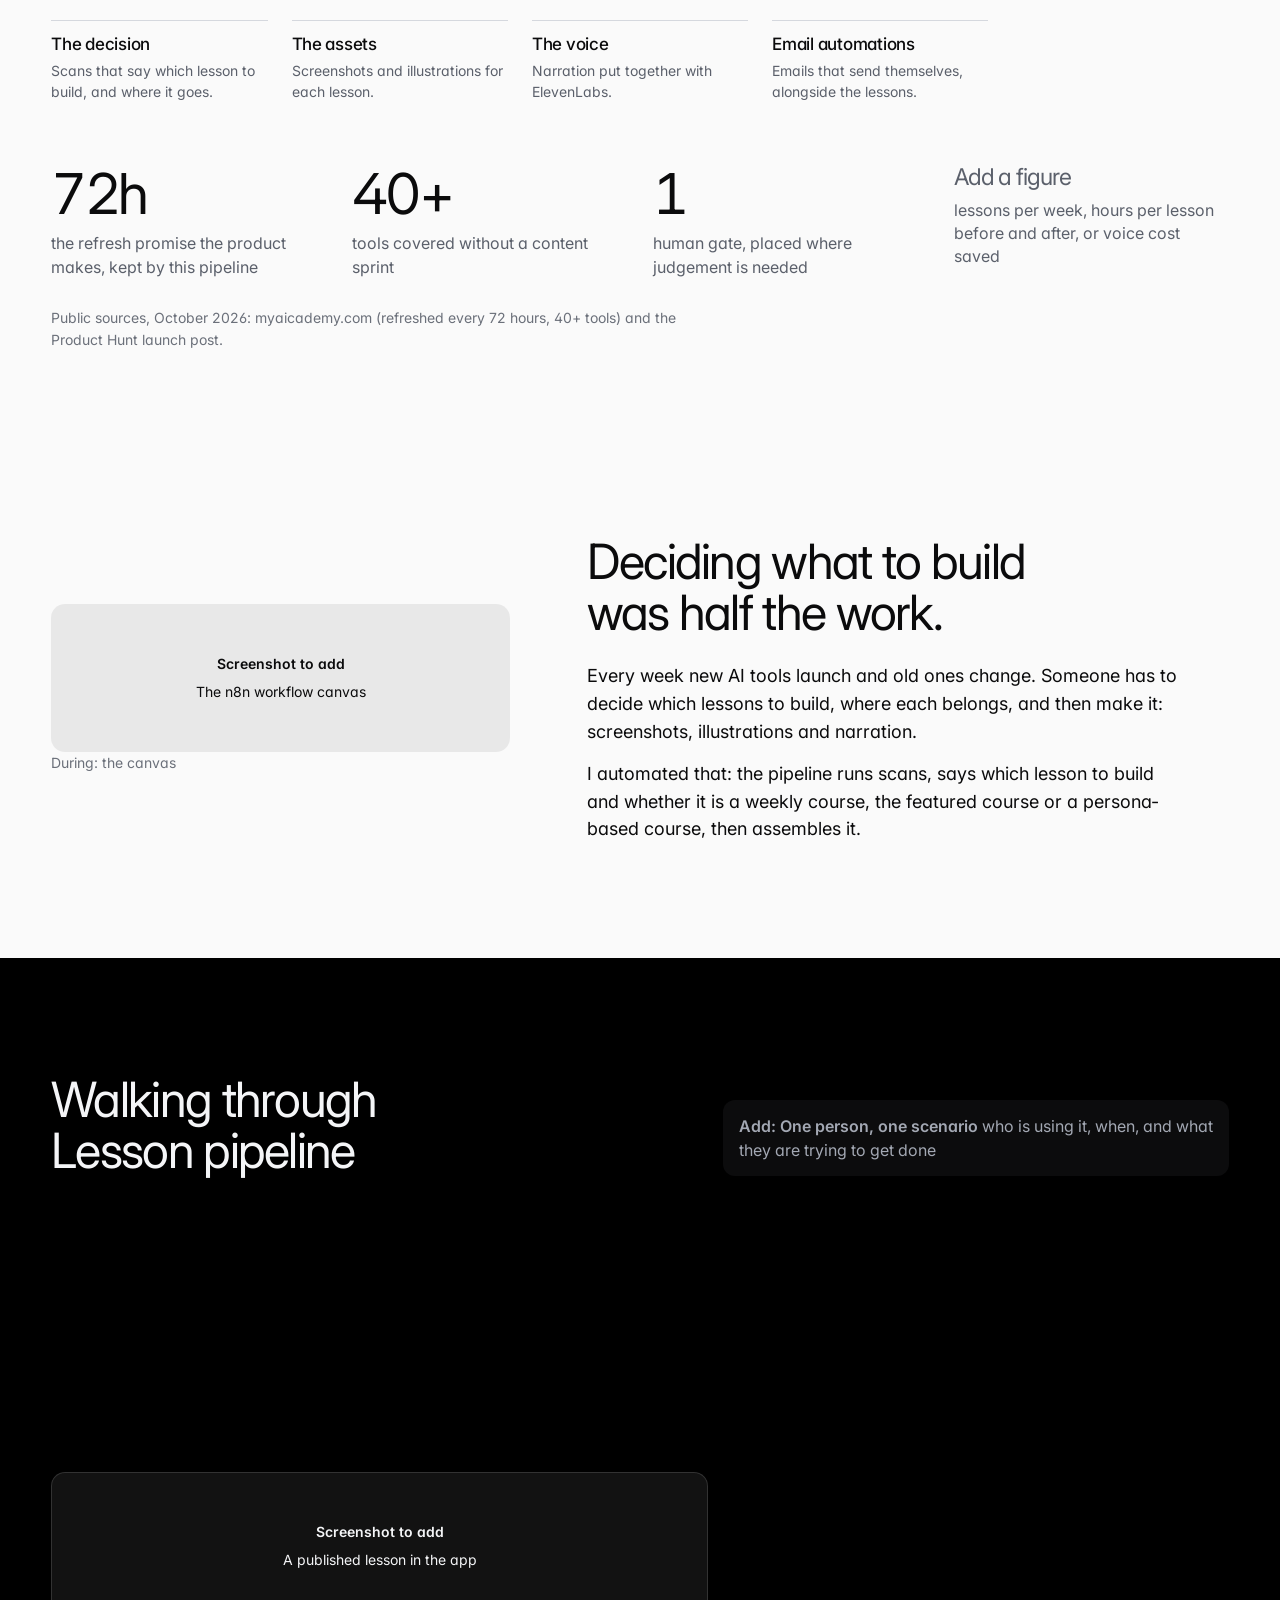
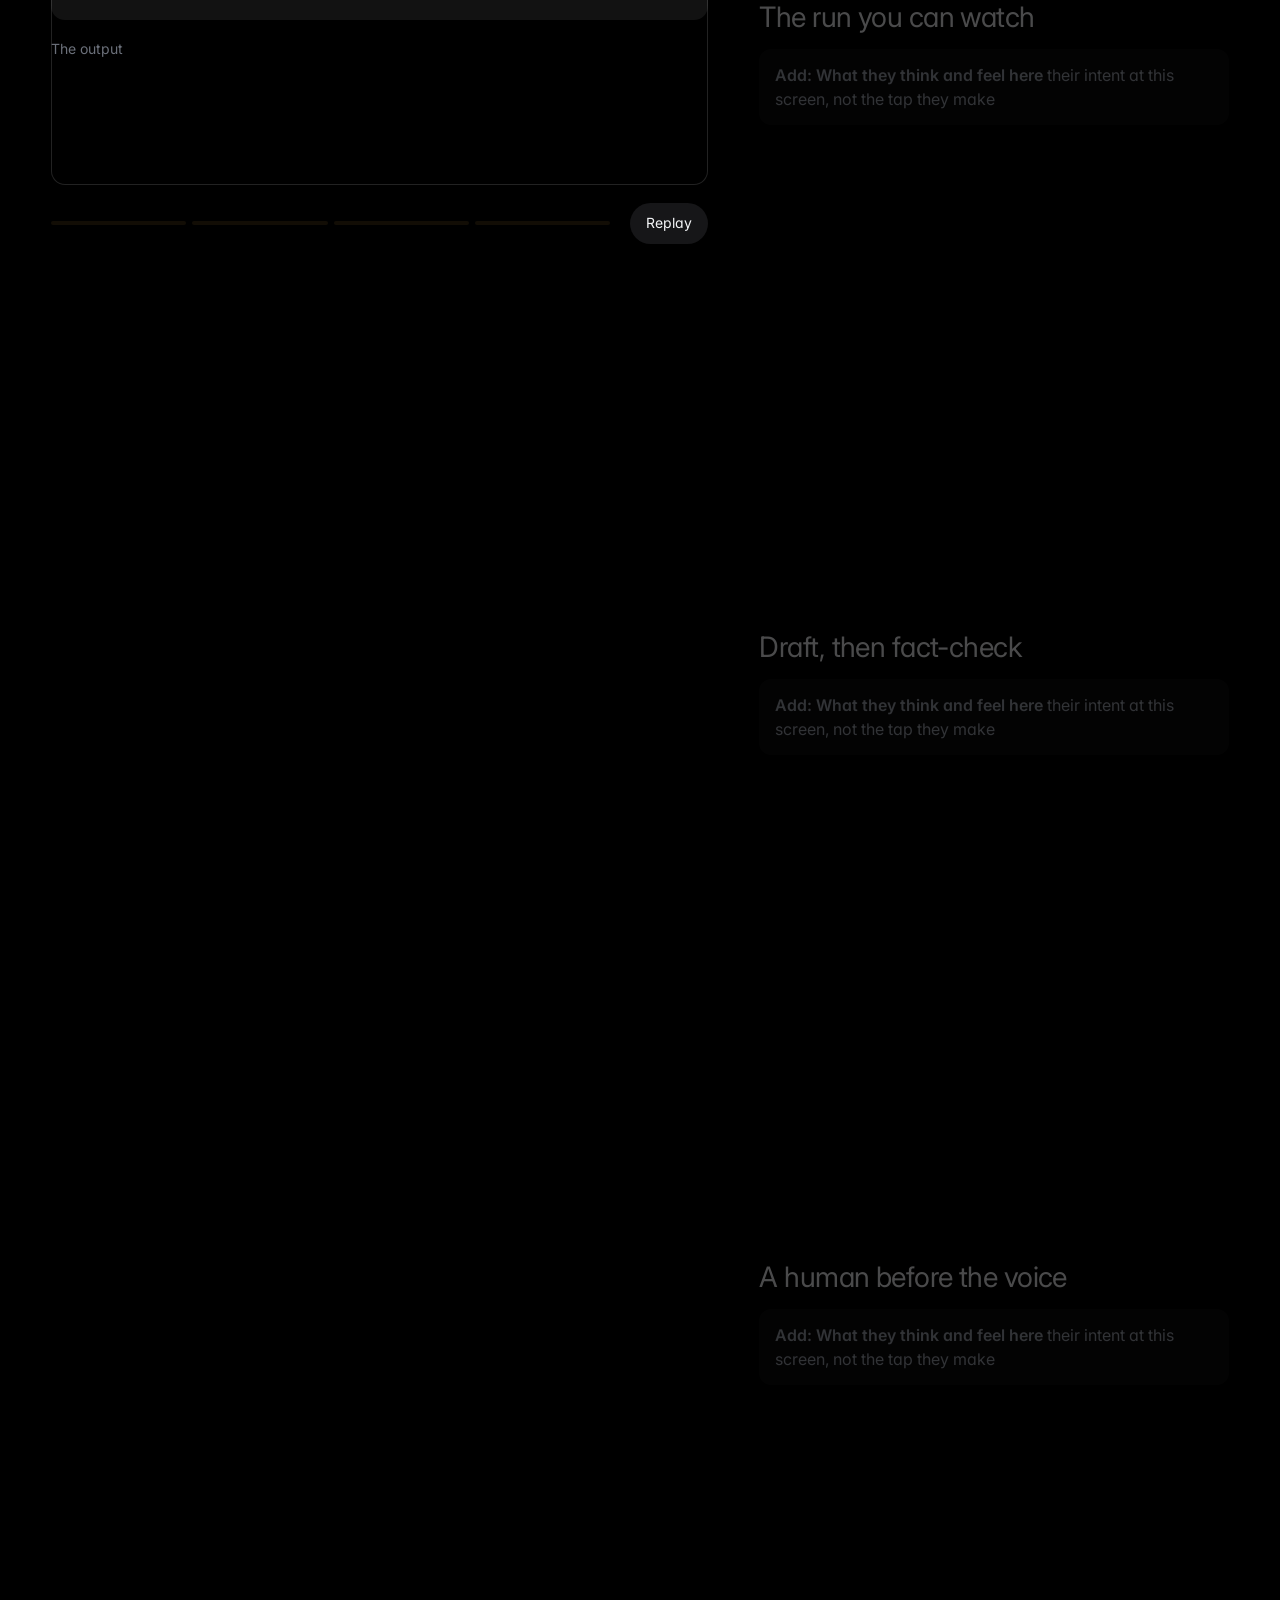
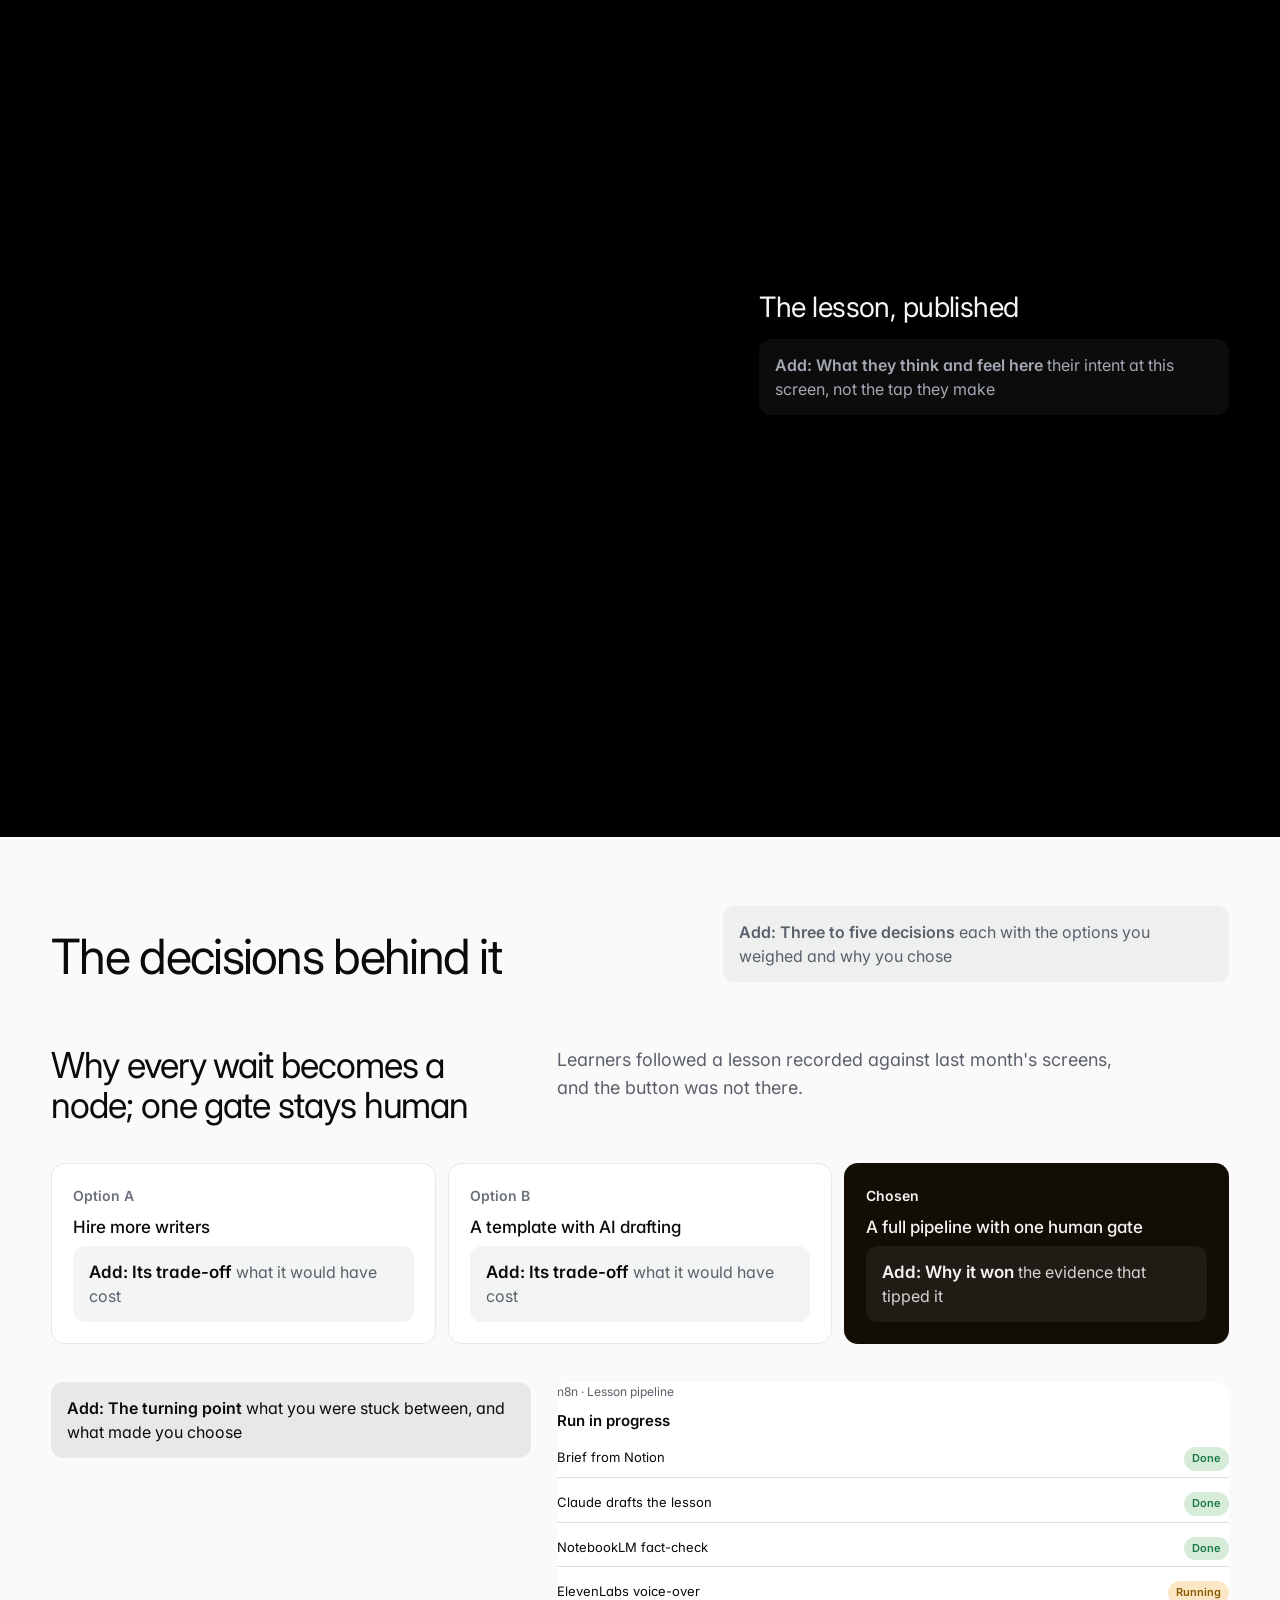
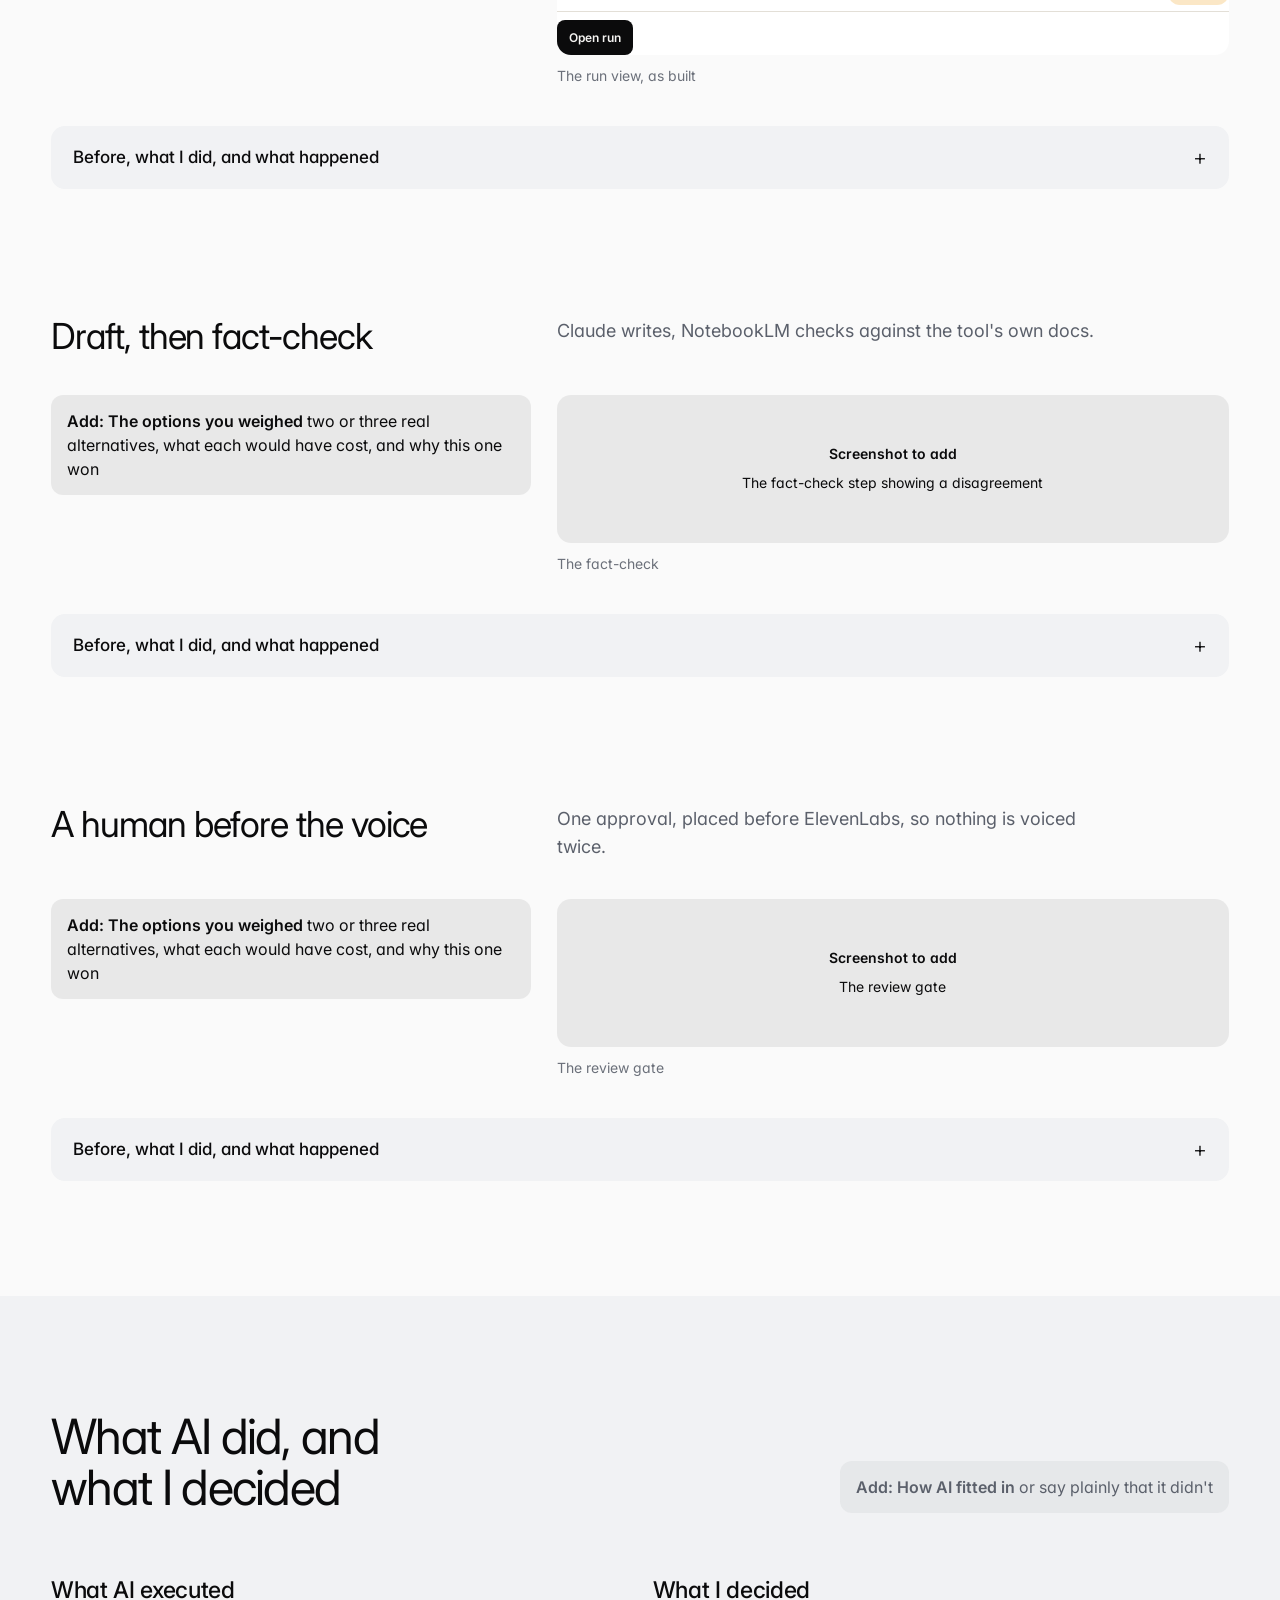
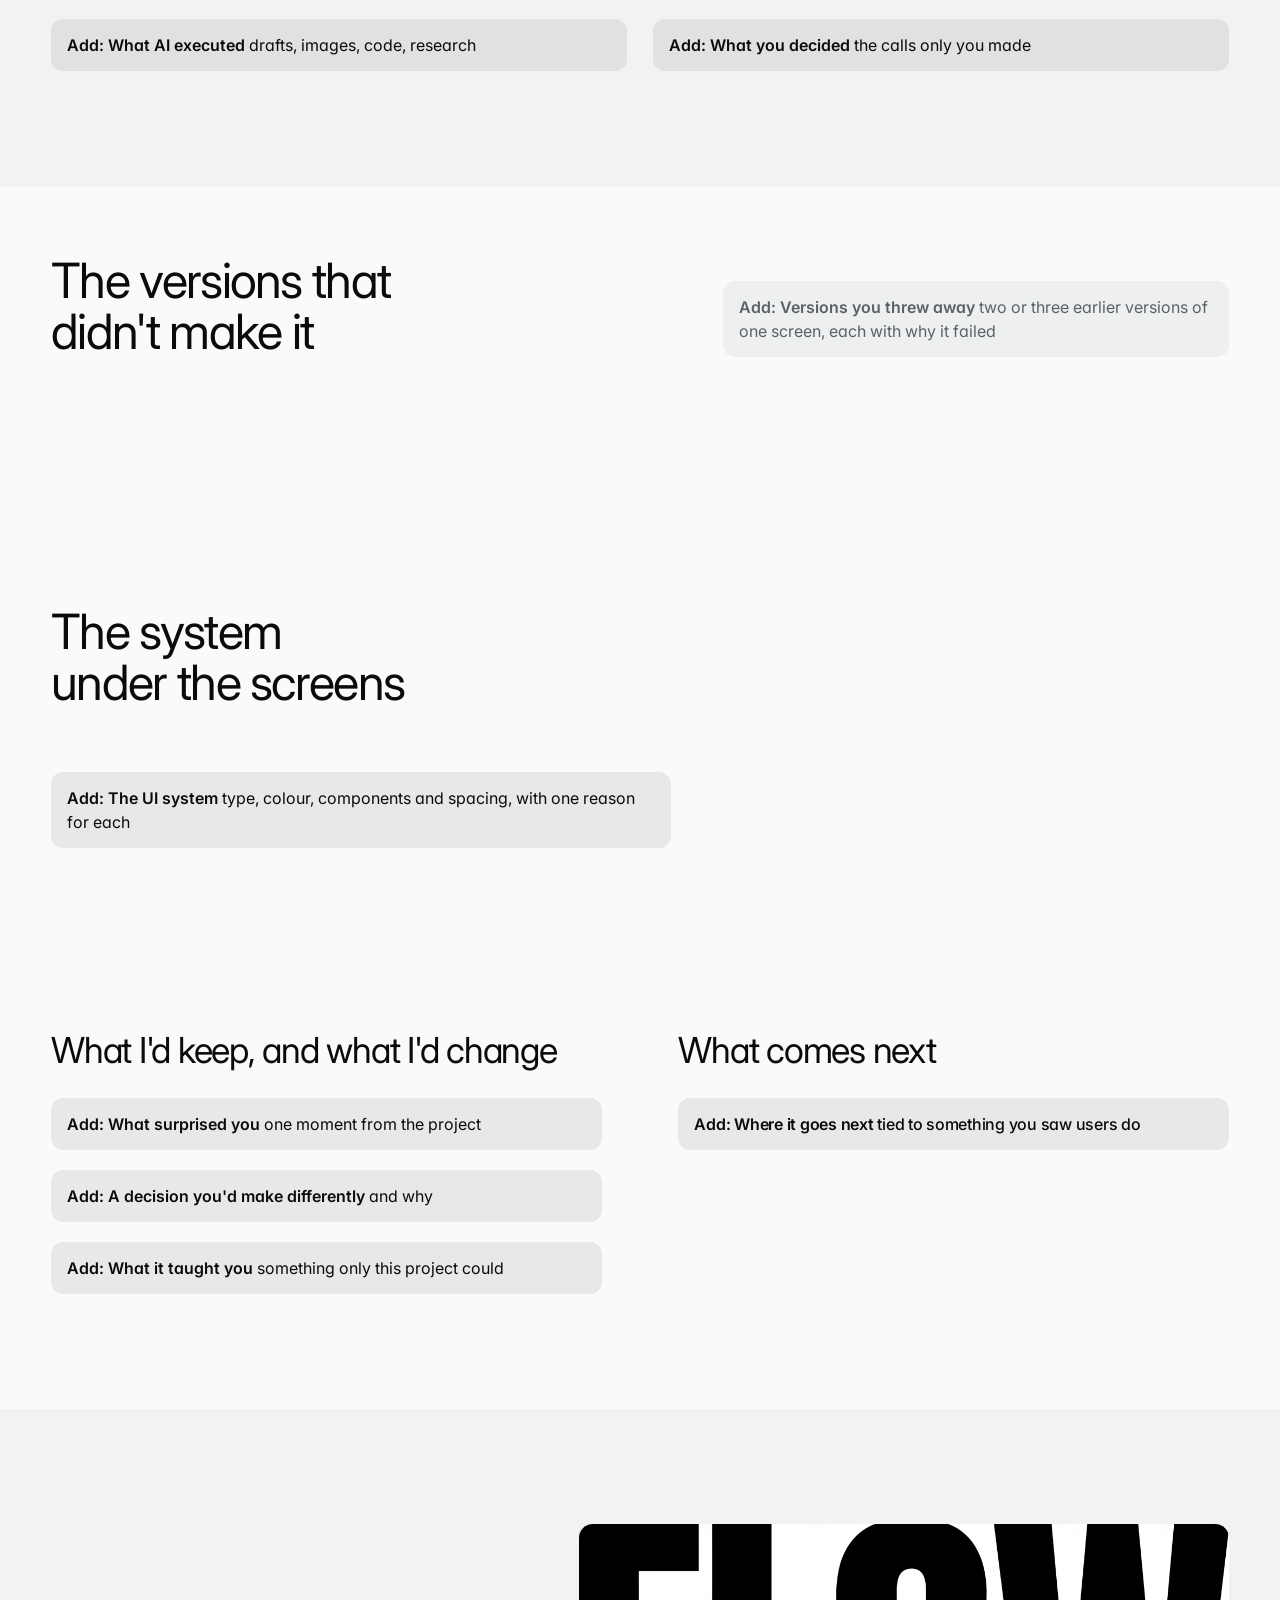
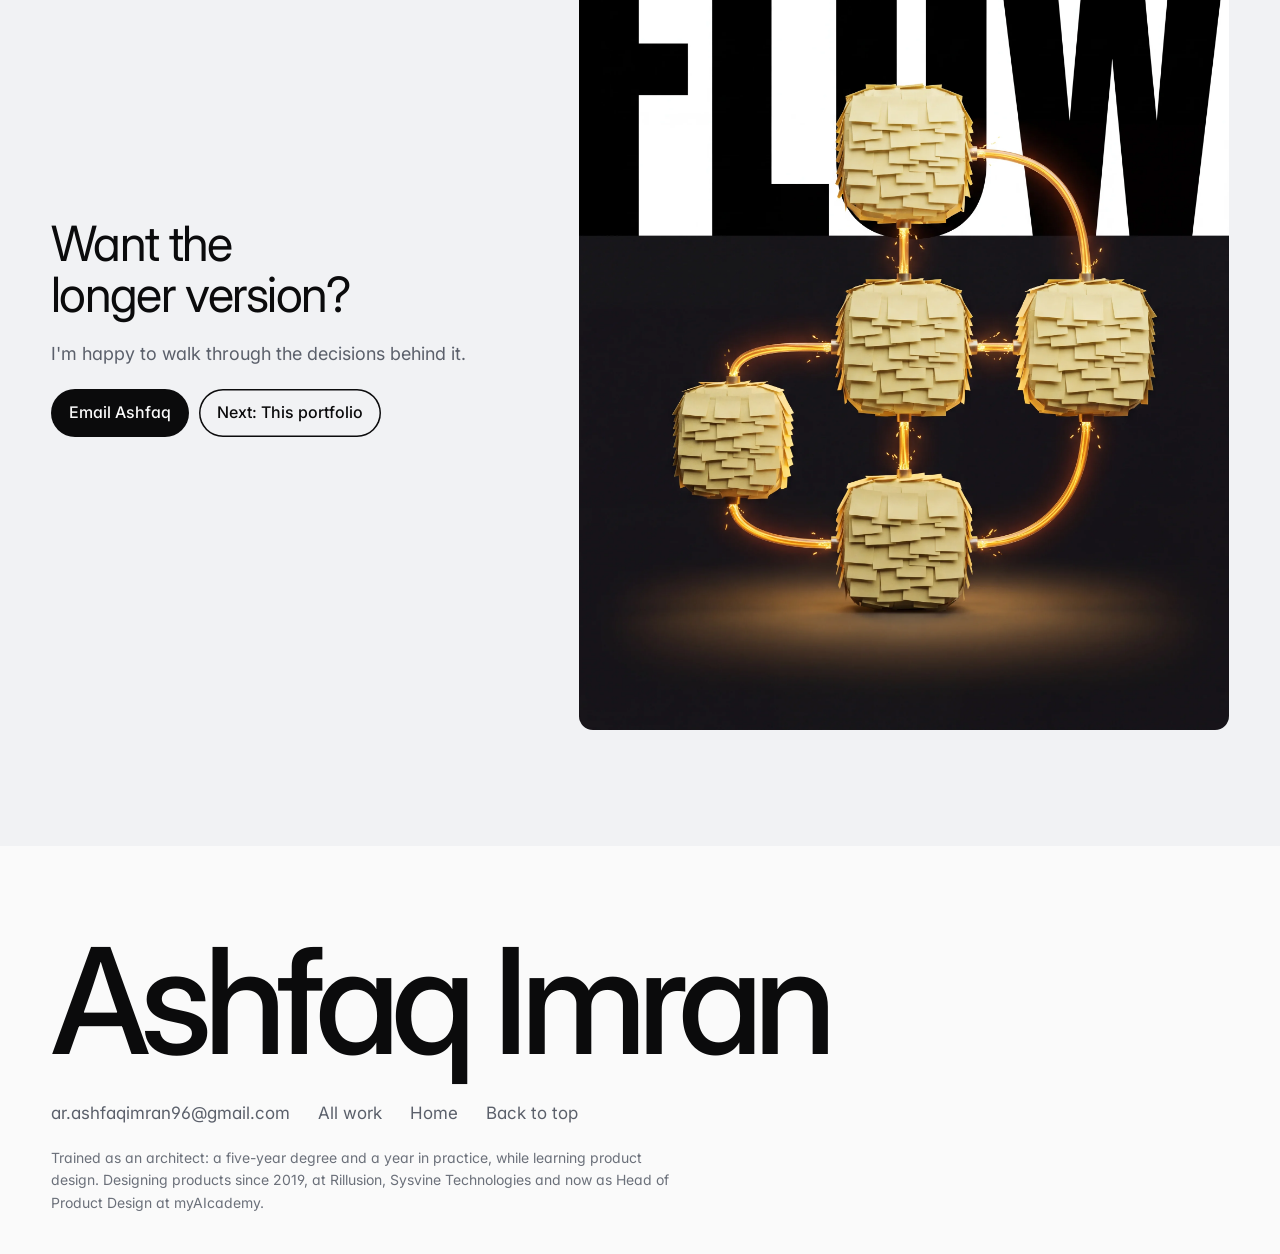
<file: case-studies/lesson-pipeline/index.html>
<!doctype html>
<html lang="en" style="--accent: #120d05; --accent-ink: #f4f3f1">
<head>
<meta charset="utf-8">
<meta name="viewport" content="width=device-width, initial-scale=1">
<title>Lesson pipeline, a case study by Ashfaq Imran</title>
<meta name="description" content="How Ashfaq Imran designed myAIcademy&#x27;s lesson pipeline: from a Notion brief to a published, voiced lesson in one automated run.">
<meta property="og:title" content="The lesson pipeline: it decides which lesson to build, then builds it">
<meta property="og:description" content="How Ashfaq Imran designed myAIcademy&#x27;s lesson pipeline: from a Notion brief to a published, voiced lesson in one automated run.">
<meta property="og:image" content="../../assets/posters/p7.webp">
<link rel="preconnect" href="https://fonts.googleapis.com">
<link rel="preconnect" href="https://fonts.gstatic.com" crossorigin>
<link href="https://fonts.googleapis.com/css2?family=Inter:wght@300;400;500;600&display=swap" rel="stylesheet">
<script>document.documentElement.classList.add('js');try{localStorage.removeItem('cs-read')}catch(e){}</script>
<link rel="stylesheet" href="../_shared/guide.css">
</head>
<body>
<a class="skip" href="#main">Skip to the case study</a>
<a class="wordmark" href="../../index.html">Ashfaq Imran</a>
<header class="bar">
  <nav aria-label="Sections">
    <a href="../../index.html#story"><svg class="nav-ic" viewBox="0 0 24 24" aria-hidden="true"><circle cx="12" cy="8" r="3.5"/><path d="M5 20c.8-3.6 3.6-5.5 7-5.5s6.2 1.9 7 5.5"/></svg><span>Story</span></a>
    <a href="../../index.html#work" class="is-on" aria-current="page"><svg class="nav-ic" viewBox="0 0 24 24" aria-hidden="true"><rect x="3.5" y="7" width="17" height="12.5" rx="2"/><path d="M9 7V5.5A1.5 1.5 0 0 1 10.5 4h3A1.5 1.5 0 0 1 15 5.5V7M3.5 12.5h17"/></svg><span>Work</span></a>
    <a href="../../index.html#road"><svg class="nav-ic" viewBox="0 0 24 24" aria-hidden="true"><circle cx="6" cy="18" r="2"/><circle cx="18" cy="6" r="2"/><path d="M8 18h7a3.5 3.5 0 0 0 0-7H9a3.5 3.5 0 0 1 0-7h7"/></svg><span>Path</span></a>
    <a href="../../index.html#kit"><svg class="nav-ic" viewBox="0 0 24 24" aria-hidden="true"><path d="M4 9.5h16v9a1.5 1.5 0 0 1-1.5 1.5h-13A1.5 1.5 0 0 1 4 18.5z"/><path d="M8.5 9.5V7a1.5 1.5 0 0 1 1.5-1.5h4A1.5 1.5 0 0 1 15.5 7v2.5M4 13.5h16M10.5 13.5v2h3v-2"/></svg><span>Kit</span></a>
  </nav>
  <a class="hello" href="../../index.html#contact" aria-label="Say hello"><span>Say hello</span> <svg viewBox="0 0 20 20" aria-hidden="true"><path d="M3 5h14v10H3z M3 5l7 6 7-6"/></svg></a>
</header>
<main id="main">
<section class="hero" aria-labelledby="hero-h">
  <div class="cover"><div class="wrap cover-in">
    <h1 id="hero-h" class="h1-name" aria-label="Lesson pipeline" style="--n:15"><span aria-hidden="true" style="--k:0">L</span><span aria-hidden="true" style="--k:1">e</span><span aria-hidden="true" style="--k:2">s</span><span aria-hidden="true" style="--k:3">s</span><span aria-hidden="true" style="--k:4">o</span><span aria-hidden="true" style="--k:5">n</span><span aria-hidden="true" style="--k:6">&nbsp;</span><span aria-hidden="true" style="--k:7">p</span><span aria-hidden="true" style="--k:8">i</span><span aria-hidden="true" style="--k:9">p</span><span aria-hidden="true" style="--k:10">e</span><span aria-hidden="true" style="--k:11">l</span><span aria-hidden="true" style="--k:12">i</span><span aria-hidden="true" style="--k:13">n</span><span aria-hidden="true" style="--k:14">e</span></h1>
    <div class="cover-row">
      <p class="h1-line">It decides which lesson to build, then builds it.</p>
      <div class="cover-side">
        <p class="dek">I built the automation behind myAIcademy&#x27;s lessons. It runs scans to decide which lesson to build and whether it belongs in a weekly course, the featured course or a persona-based course, then gathers screenshots, makes the illustrations and adds the voice with ElevenLabs.</p>
        <p class="hero-btns"><a class="btn btn--cover" href="#overview">Read the case study</a><a class="btn btn--cover-ghost" href="mailto:ar.ashfaqimran96@gmail.com?subject=About%20the%20Lesson%20pipeline%20case%20study">Email me</a></p>
      </div>
    </div>
  </div></div>
  <div class="wrap stage"><div class="stage-in"><figure class="hero-media"><div class="ui-shot" data-ui><div class="ui"><p class="ui-meta">n8n · Lesson pipeline</p><p class="ui-title">Run in progress</p><p class="ui-row"><span>Brief from Notion</span><b class="tag tag--ok">Done</b></p><p class="ui-row"><span>Claude drafts the lesson</span><b class="tag tag--ok">Done</b></p><p class="ui-row"><span>NotebookLM fact-check</span><b class="tag tag--ok">Done</b></p><p class="ui-row"><span>ElevenLabs voice-over</span><b class="tag tag--wait">Running</b></p><span class="ui-btn">Open run</span></div></div></figure></div><p class="hero-cap">The run view, as built</p></div>
  <div class="wrap"><dl class="hero-facts"><div><dt>Company</dt><dd>myAIcademy</dd></div><div><dt>My role</dt><dd>Head of Product Design; built the automation</dd></div><div><dt>Stack</dt><dd>n8n, Claude, NotebookLM, ElevenLabs</dd></div><div><dt>Decides</dt><dd>Weekly, featured or persona-based course</dd></div></dl></div>
</section>
<section class="sec" id="overview" aria-labelledby="overview-h"><div class="wrap"><div class="ov-top"><h2 id="overview-h" class="rise">Overview</h2><blockquote class="hook rise"><p>A brief goes in on Monday. A voiced lesson is live within 72 hours.</p></blockquote></div><div class="ov-cols"><div class="rise"><h3>Challenge</h3><p>Lessons fall behind tools that change every week, and deciding what to build next took as much work as building it.</p></div><div class="rise"><h3>Approach</h3><p>An automation that scans, decides which lesson to build and where it belongs, then gathers screenshots, illustrations and voice.</p></div><div class="rise"><h3>Outcome</h3><p>Paths refresh within 72 hours of a major tool change. <span class="todo"><b>Add: Lessons per week</b> or hours per lesson before and after</span></p></div></div><div class="owned"><h3 class="owned-h rise">What I owned</h3><ul class="owned-list"><li class="rise"><h3>The decision</h3><p>Scans that say which lesson to build, and where it goes.</p></li><li class="rise"><h3>The assets</h3><p>Screenshots and illustrations for each lesson.</p></li><li class="rise"><h3>The voice</h3><p>Narration put together with ElevenLabs.</p></li><li class="rise"><h3>Email automations</h3><p>Emails that send themselves, alongside the lessons.</p></li></ul></div><dl class="figures" aria-label="Results"><div class="rise"><dt>72h</dt><dd>the refresh promise the product makes, kept by this pipeline</dd></div><div class="rise"><dt>40+</dt><dd>tools covered without a content sprint</dd></div><div class="rise"><dt>1</dt><dd>human gate, placed where judgement is needed</dd></div><div class="rise"><dt class="dt-todo">Add a figure</dt><dd>lessons per week, hours per lesson before and after, or voice cost saved</dd></div></dl><p class="source rise">Public sources, October 2026: myaicademy.com (refreshed every 72 hours, 40+ tools) and the Product Hunt launch post.</p></div></section>

<section class="sec" id="problem" aria-labelledby="problem-h"><div class="wrap"><div class="problem"><div class="problem-left"><figure class="rise"><div class="slot" role="img" aria-label="Placeholder: The n8n workflow canvas" style="--ar: 16 / 10"><b>Screenshot to add</b><span>The n8n workflow canvas</span></div><figcaption>During: the canvas</figcaption></figure></div><div class="problem-right"><h2 id="problem-h" class="rise">Deciding what to build was half the work.</h2><div class="rise"><p>Every week new AI tools launch and old ones change. Someone has to decide which lessons to build, where each belongs, and then make it: screenshots, illustrations and narration.</p><p>I automated that: the pipeline runs scans, says which lesson to build and whether it is a weekly course, the featured course or a persona-based course, then assembles it.</p></div></div></div></div></section>
<section class="sec sec--night sec--journey" id="journey" aria-labelledby="journey-h"><div class="wrap"><div class="split-head"><h2 id="journey-h" class="rise"><span class="draft">Walking through Lesson pipeline</span></h2><div class="todo-wrap lead rise"><span class="todo"><b>Add: One person, one scenario</b> who is using it, when, and what they are trying to get done</span></div></div><div class="steps"><figure class="steps-media"><div class="frame"><div class="shot is-on" data-shot="0"><div class="ui-shot" data-ui><div class="ui"><p class="ui-meta">n8n · Lesson pipeline</p><p class="ui-title">Run in progress</p><p class="ui-row"><span>Brief from Notion</span><b class="tag tag--ok">Done</b></p><p class="ui-row"><span>Claude drafts the lesson</span><b class="tag tag--ok">Done</b></p><p class="ui-row"><span>NotebookLM fact-check</span><b class="tag tag--ok">Done</b></p><p class="ui-row"><span>ElevenLabs voice-over</span><b class="tag tag--wait">Running</b></p><span class="ui-btn">Open run</span></div></div><figcaption>The run view, as built</figcaption></div><div class="shot" data-shot="1"><div class="slot" role="img" aria-label="Placeholder: The fact-check step showing a disagreement" style="--ar: 16 / 10"><b>Screenshot to add</b><span>The fact-check step showing a disagreement</span></div><figcaption>The fact-check</figcaption></div><div class="shot" data-shot="2"><div class="slot" role="img" aria-label="Placeholder: The review gate" style="--ar: 16 / 10"><b>Screenshot to add</b><span>The review gate</span></div><figcaption>The review gate</figcaption></div><div class="shot" data-shot="3"><div class="slot" role="img" aria-label="Placeholder: A published lesson in the app" style="--ar: 9 / 16"><b>Screenshot to add</b><span>A published lesson in the app</span></div><figcaption>The output</figcaption></div></div><figcaption><span class="segs" aria-hidden="true"><i class="on"></i><i></i><i></i><i></i></span><button class="replay" type="button">Replay</button></figcaption></figure><ol class="steps-list" aria-label="The steps of the journey"><li class="step is-active" data-step="0"><h3><span class="draft">The run you can watch</span></h3><div class="todo-wrap thought"><span class="todo"><b>Add: What they think and feel here</b> their intent at this screen, not the tap they make</span></div></li><li class="step" data-step="1"><h3><span class="draft">Draft, then fact-check</span></h3><div class="todo-wrap thought"><span class="todo"><b>Add: What they think and feel here</b> their intent at this screen, not the tap they make</span></div></li><li class="step" data-step="2"><h3><span class="draft">A human before the voice</span></h3><div class="todo-wrap thought"><span class="todo"><b>Add: What they think and feel here</b> their intent at this screen, not the tap they make</span></div></li><li class="step" data-step="3"><h3><span class="draft">The lesson, published</span></h3><div class="todo-wrap thought"><span class="todo"><b>Add: What they think and feel here</b> their intent at this screen, not the tap they make</span></div></li></ol></div></div></section>
<section class="sec" id="decisions" aria-labelledby="decisions-h"><div class="wrap"><div class="split-head"><h2 id="decisions-h" class="rise"><span class="draft">The decisions behind it</span></h2><div class="todo-wrap lead rise"><span class="todo"><b>Add: Three to five decisions</b> each with the options you weighed and why you chose</span></div></div><div class="ds-list"><article class="ds" id="d1" aria-labelledby="d1-h"><div class="ds-head"><h3 id="d1-h" class="rise"><span class="draft">Why every wait becomes a node; one gate stays human</span></h3><p class="ds-hook rise"><span class="draft">Learners followed a lesson recorded against last month&#x27;s screens, and the button was not there.</span></p></div><ul class="options rise" aria-label="The options"><li class="option"><span class="opt-tag">Option A</span><b><span class="draft">Hire more writers</span></b><span><span class="todo"><b>Add: Its trade-off</b> what it would have cost</span></span></li><li class="option"><span class="opt-tag">Option B</span><b><span class="draft">A template with AI drafting</span></b><span><span class="todo"><b>Add: Its trade-off</b> what it would have cost</span></span></li><li class="option chosen"><span class="opt-tag">Chosen</span><b><span class="draft">A full pipeline with one human gate</span></b><span><span class="todo"><b>Add: Why it won</b> the evidence that tipped it</span></span></li></ul><div class="ds-body"><div class="ds-why rise"><div class="todo-wrap"><span class="todo"><b>Add: The turning point</b> what you were stuck between, and what made you choose</span></div></div><figure class="ds-shot rise"><div class="ui-shot" data-ui><div class="ui"><p class="ui-meta">n8n · Lesson pipeline</p><p class="ui-title">Run in progress</p><p class="ui-row"><span>Brief from Notion</span><b class="tag tag--ok">Done</b></p><p class="ui-row"><span>Claude drafts the lesson</span><b class="tag tag--ok">Done</b></p><p class="ui-row"><span>NotebookLM fact-check</span><b class="tag tag--ok">Done</b></p><p class="ui-row"><span>ElevenLabs voice-over</span><b class="tag tag--wait">Running</b></p><span class="ui-btn">Open run</span></div></div><figcaption>The run view, as built</figcaption></figure></div><details class="ds-more"><summary>Before, what I did, and what happened</summary><div class="ds-more-in"><div><h4>Before</h4><div class="todo-wrap"><span class="todo"><b>Add: The design before</b> what the product, or the pattern you started from, looked like</span></div><figure><div class="slot" role="img" aria-label="Placeholder: A lesson showing an outdated interface" style="--ar: 16 / 10"><b>Screenshot to add</b><span>A lesson showing an outdated interface</span></div><figcaption>Before: a stale lesson</figcaption></figure></div><div><h4>What I did</h4><ul class="actions"><li><span class="draft">The run you can watch</span></li><li><span class="draft">Draft, then fact-check</span></li><li><span class="draft">A human before the voice</span></li></ul></div><div><h4>What happened</h4><div class="todo-wrap"><span class="todo"><b>Add: What happened</b> what changed for users or the business, a number or a specific observation</span></div></div></div></details></article><article class="ds" id="d2" aria-labelledby="d2-h"><div class="ds-head"><h3 id="d2-h" class="rise"><span class="draft">Draft, then fact-check</span></h3><p class="ds-hook rise"><span class="draft">Claude writes, NotebookLM checks against the tool&#x27;s own docs.</span></p></div><div class="ds-body"><div class="ds-why rise"><div class="todo-wrap"><span class="todo"><b>Add: The options you weighed</b> two or three real alternatives, what each would have cost, and why this one won</span></div></div><figure class="ds-shot rise"><div class="slot" role="img" aria-label="Placeholder: The fact-check step showing a disagreement" style="--ar: 16 / 10"><b>Screenshot to add</b><span>The fact-check step showing a disagreement</span></div><figcaption>The fact-check</figcaption></figure></div><details class="ds-more"><summary>Before, what I did, and what happened</summary><div class="ds-more-in"><div><h4>Before</h4><p><span class="draft">Before: lessons that describe buttons that moved.</span></p></div><div><h4>What I did</h4><ul class="actions"><li><span class="todo"><b>Add: The design moves</b> what you did right after deciding</span></li></ul></div><div><h4>What happened</h4><div class="todo-wrap"><span class="todo"><b>Add: What happened</b> feedback, testing or a number</span></div></div></div></details></article><article class="ds" id="d3" aria-labelledby="d3-h"><div class="ds-head"><h3 id="d3-h" class="rise"><span class="draft">A human before the voice</span></h3><p class="ds-hook rise"><span class="draft">One approval, placed before ElevenLabs, so nothing is voiced twice.</span></p></div><div class="ds-body"><div class="ds-why rise"><div class="todo-wrap"><span class="todo"><b>Add: The options you weighed</b> two or three real alternatives, what each would have cost, and why this one won</span></div></div><figure class="ds-shot rise"><div class="slot" role="img" aria-label="Placeholder: The review gate" style="--ar: 16 / 10"><b>Screenshot to add</b><span>The review gate</span></div><figcaption>The review gate</figcaption></figure></div><details class="ds-more"><summary>Before, what I did, and what happened</summary><div class="ds-more-in"><div><h4>Before</h4><p><span class="draft">Before: the cost of a wrong lesson.</span></p></div><div><h4>What I did</h4><ul class="actions"><li><span class="todo"><b>Add: The design moves</b> what you did right after deciding</span></li></ul></div><div><h4>What happened</h4><div class="todo-wrap"><span class="todo"><b>Add: What happened</b> feedback, testing or a number</span></div></div></div></details></article></div></div></section>


<section class="sec sec--soft" id="ai" aria-labelledby="ai-h"><div class="wrap"><div class="split-head"><h2 id="ai-h" class="rise">What AI did, and what I decided</h2><div class="todo-wrap lead rise"><span class="todo"><b>Add: How AI fitted in</b> or say plainly that it didn&#x27;t</span></div></div><div class="ai"><div class="rise"><h3>What AI executed</h3><ul><li><span class="todo"><b>Add: What AI executed</b> drafts, images, code, research</span></li></ul></div><div class="rise"><h3>What I decided</h3><ul><li><span class="todo"><b>Add: What you decided</b> the calls only you made</span></li></ul></div></div></div></section>
<section class="sec" id="iterations" aria-labelledby="iterations-h"><div class="wrap"><div class="split-head"><h2 id="iterations-h" class="rise"><span class="draft">The versions that didn&#x27;t make it</span></h2><div class="todo-wrap lead rise"><span class="todo"><b>Add: Versions you threw away</b> two or three earlier versions of one screen, each with why it failed</span></div></div></div></section>
<section class="sec" id="system" aria-labelledby="system-h"><div class="wrap"><div class="split-head"><h2 id="system-h" class="rise"><span class="draft">The system under the screens</span></h2></div><div class="todo-wrap"><span class="todo"><b>Add: The UI system</b> type, colour, components and spacing, with one reason for each</span></div></div></section>
<section class="sec" id="reflection" aria-labelledby="reflection-h"><div class="wrap"><div class="refl"><div><h2 id="reflection-h" class="rise">What I&#x27;d keep, and what I&#x27;d change</h2><ul class="learn"><li class="rise"><span class="todo"><b>Add: What surprised you</b> one moment from the project</span></li><li class="rise"><span class="todo"><b>Add: A decision you&#x27;d make differently</b> and why</span></li><li class="rise"><span class="todo"><b>Add: What it taught you</b> something only this project could</span></li></ul></div><div><h2 class="rise">What comes next</h2><ul class="future"><li class="rise"><h3><span class="todo"><b>Add: Where it goes next</b> tied to something you saw users do</span></h3></li></ul></div></div></div></section>
<section class="close" aria-labelledby="close-h"><div class="wrap">
  <div class="close-text">
    <h2 id="close-h" class="rise">Want the longer version?</h2>
    <p class="rise">I&#x27;m happy to walk through the decisions behind it.</p>
    <p class="close-btns rise"><a class="btn" href="mailto:ar.ashfaqimran96@gmail.com?subject=About%20the%20Lesson%20pipeline%20case%20study">Email Ashfaq</a><a class="btn btn--ghost" href="../this-portfolio/index.html">Next: This portfolio</a></p>
  </div>
  <figure class="close-fig rise"><div class="screen"><img src="../../assets/posters/p7.webp" alt="The last screen of the product" loading="lazy" width="1600" height="900"></div></figure>
</div></section>
</main>
<footer class="foot"><div class="wrap">
  <p class="foot-name">Ashfaq Imran</p>
  <div class="foot-links"><a href="mailto:ar.ashfaqimran96@gmail.com?subject=About%20the%20Lesson%20pipeline%20case%20study">ar.ashfaqimran96@gmail.com</a><a href="../../index.html#work">All work</a><a href="../../index.html">Home</a><a href="#main">Back to top</a></div>
  <p class="foot-legal">Trained as an architect: a five-year degree and a year in practice, while learning product design. Designing products since 2019, at Rillusion, Sysvine Technologies and now as Head of Product Design at myAIcademy. </p>
</div></footer>

<p class="review-note" role="note">Review mode: <i>highlighted</i> wording was drafted from the project files and needs your check. Boxes marked “Add” need facts only you have.</p>
<script src="../_shared/guide.js" defer></script>
</body>
</html>
</file>
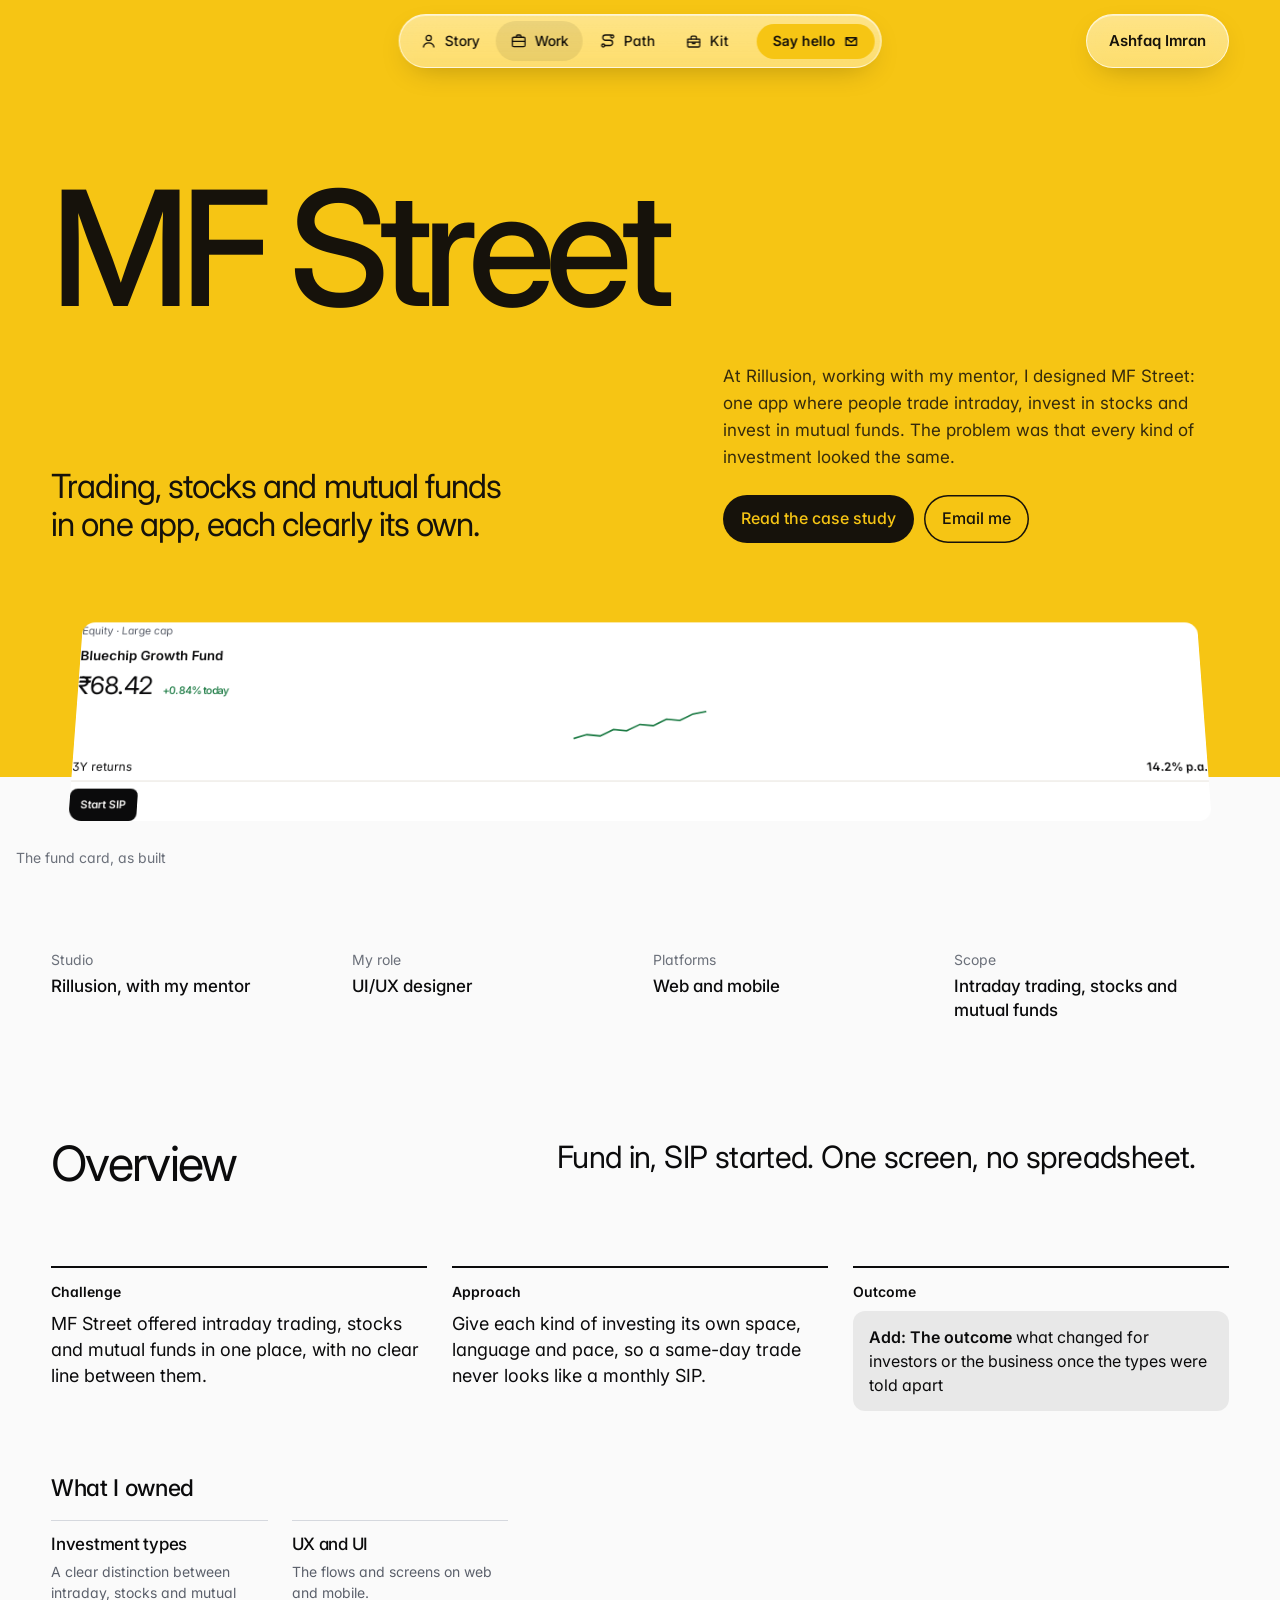
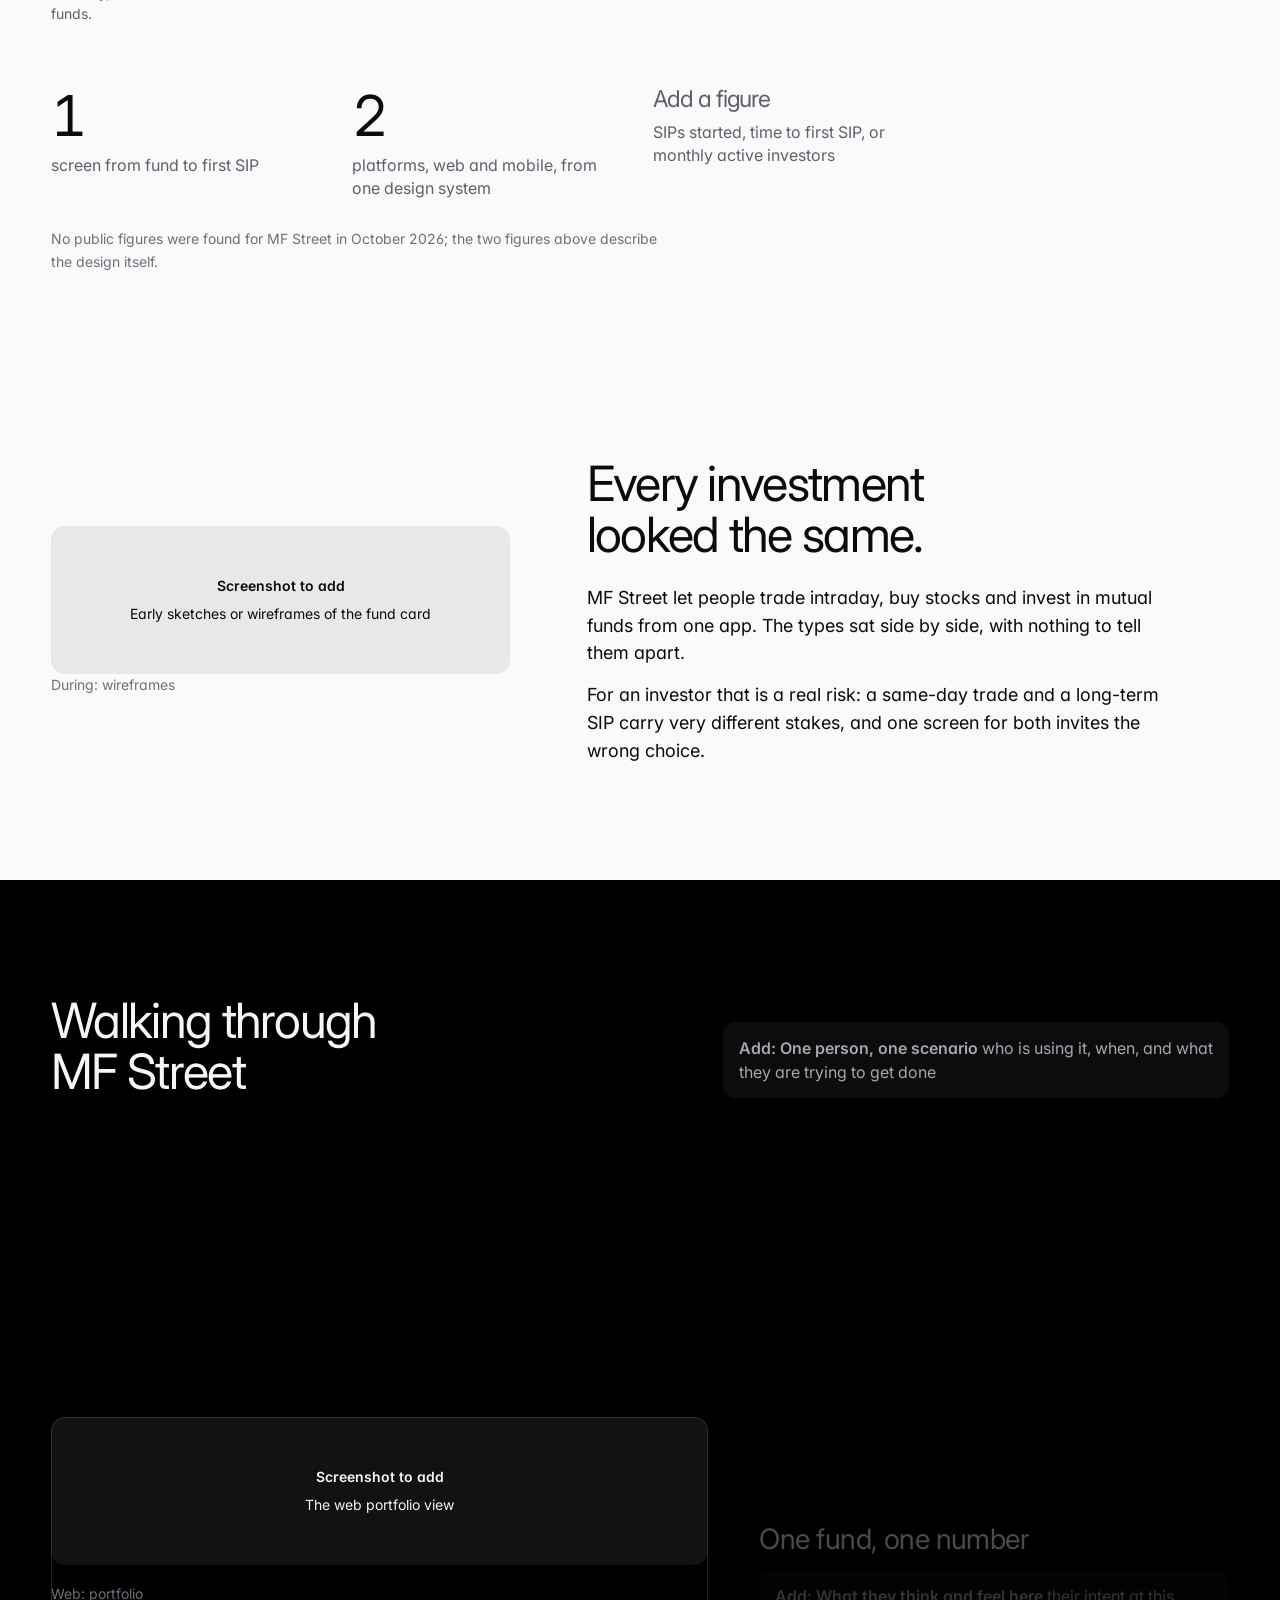
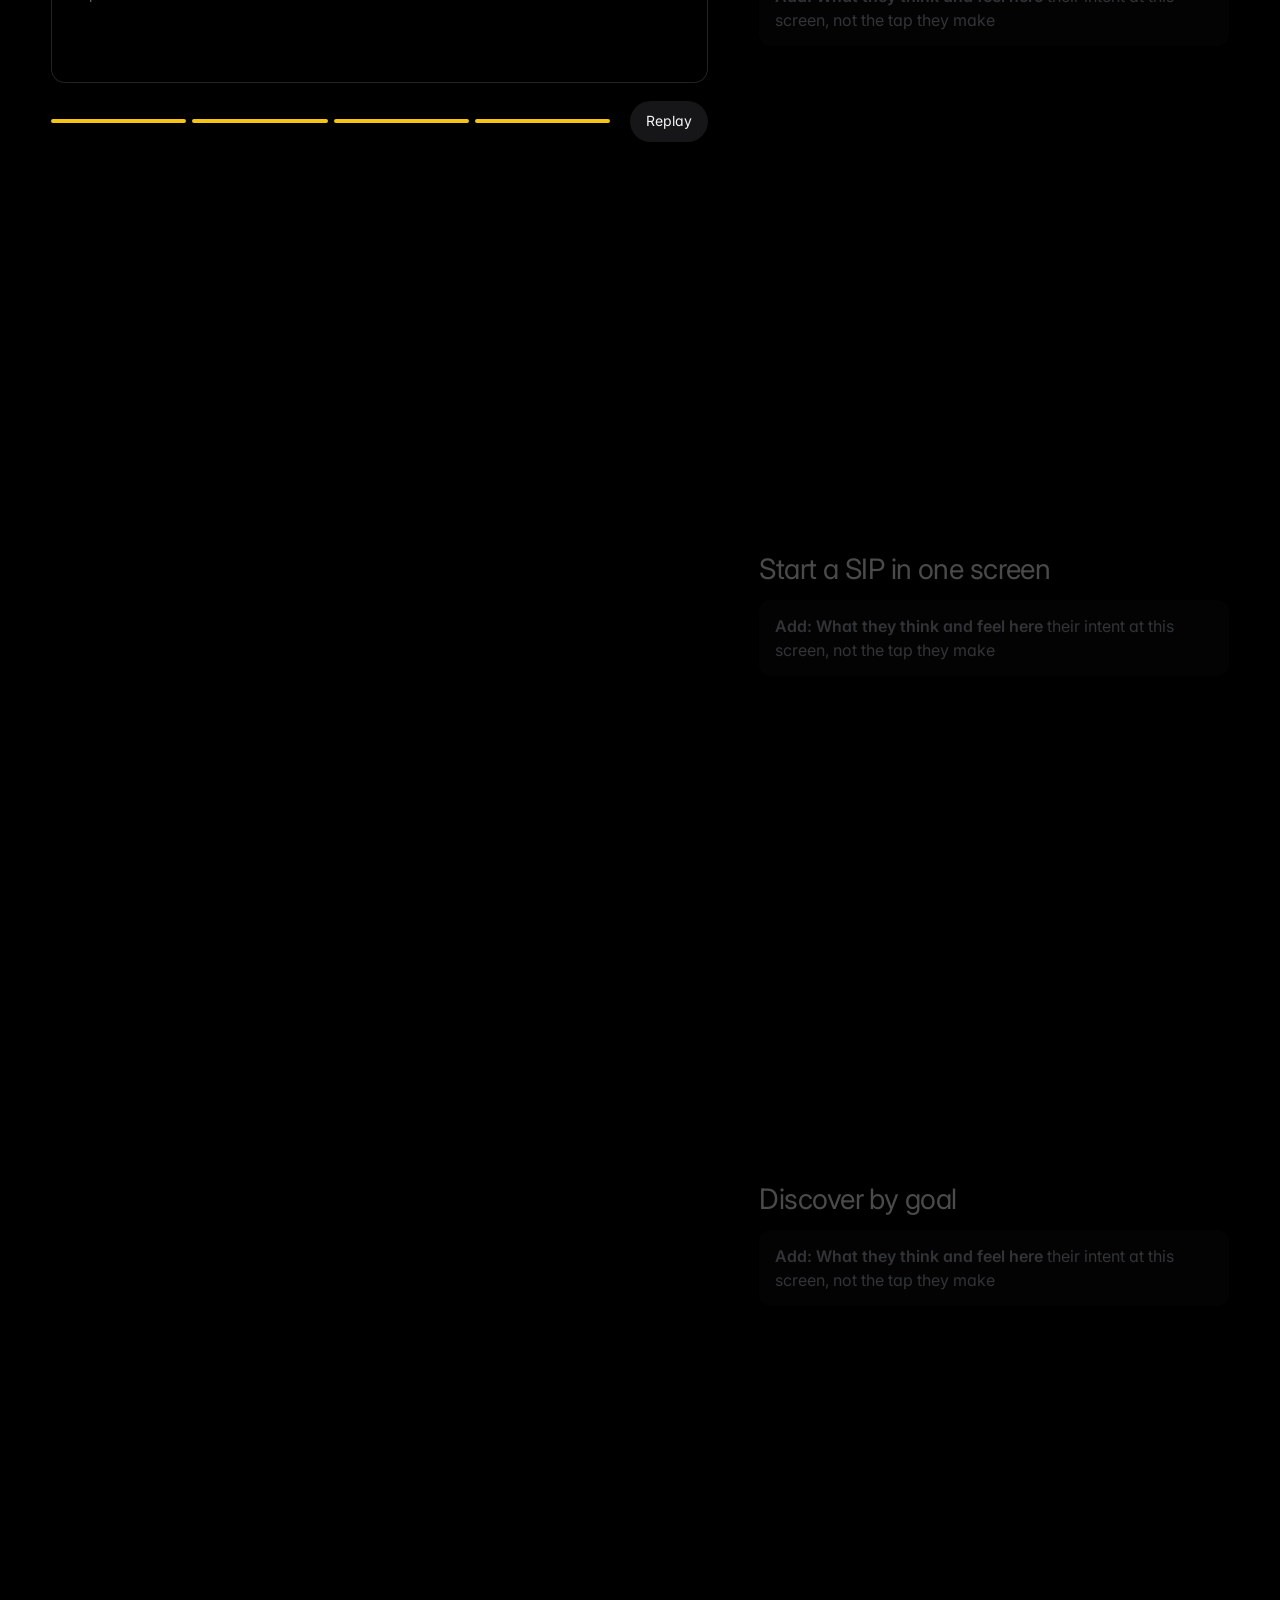
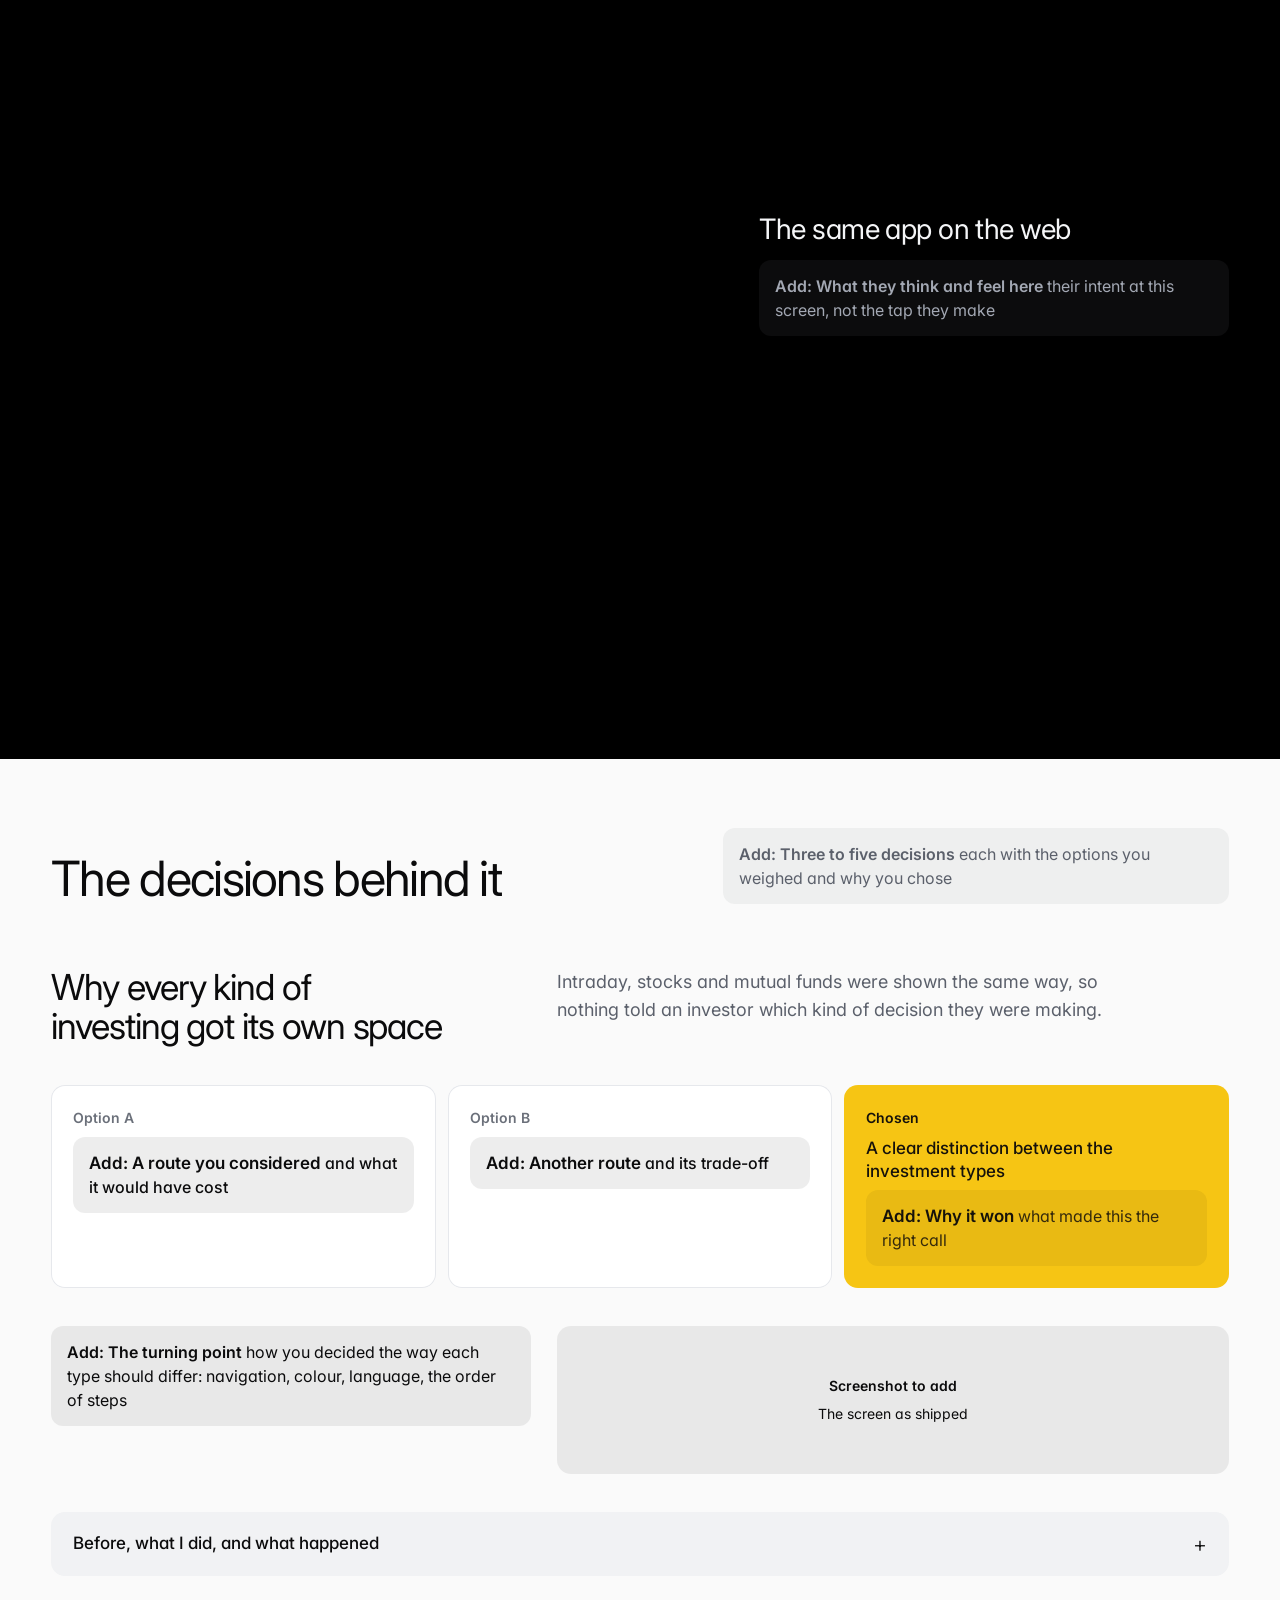
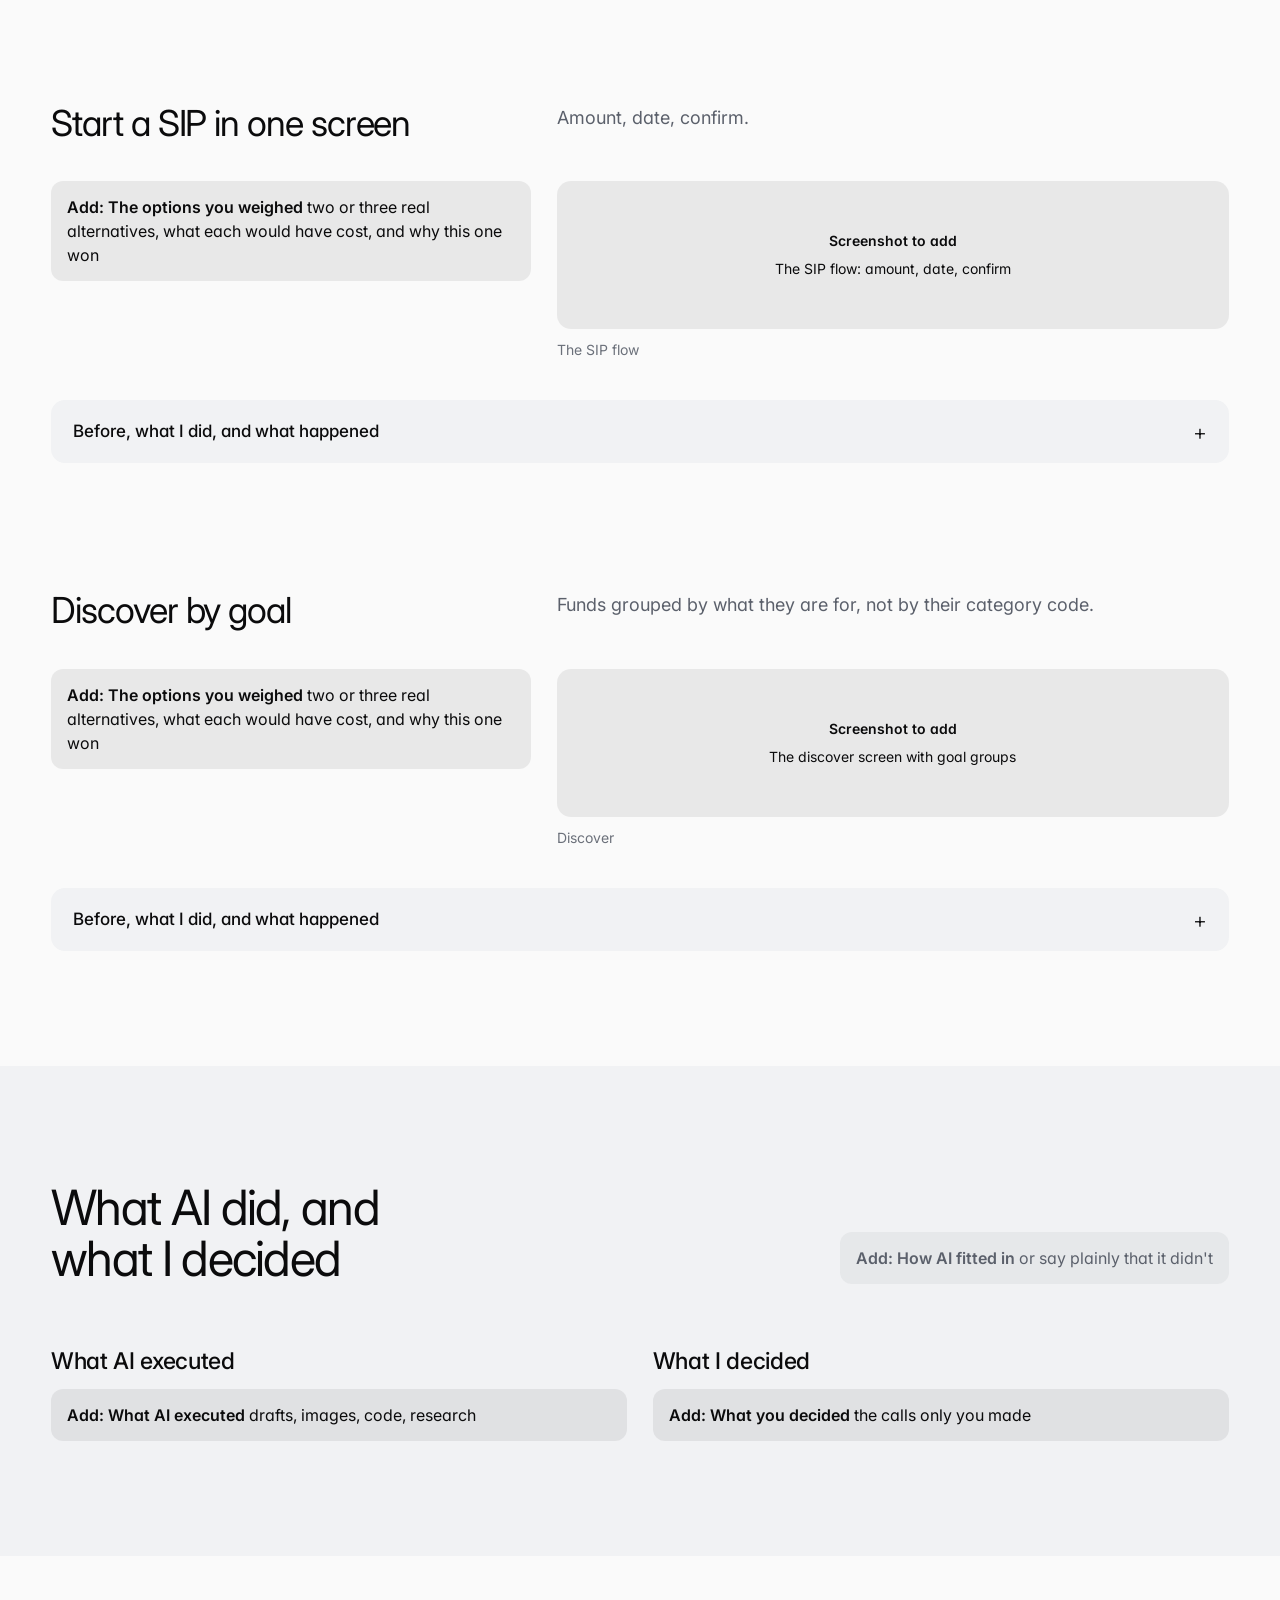
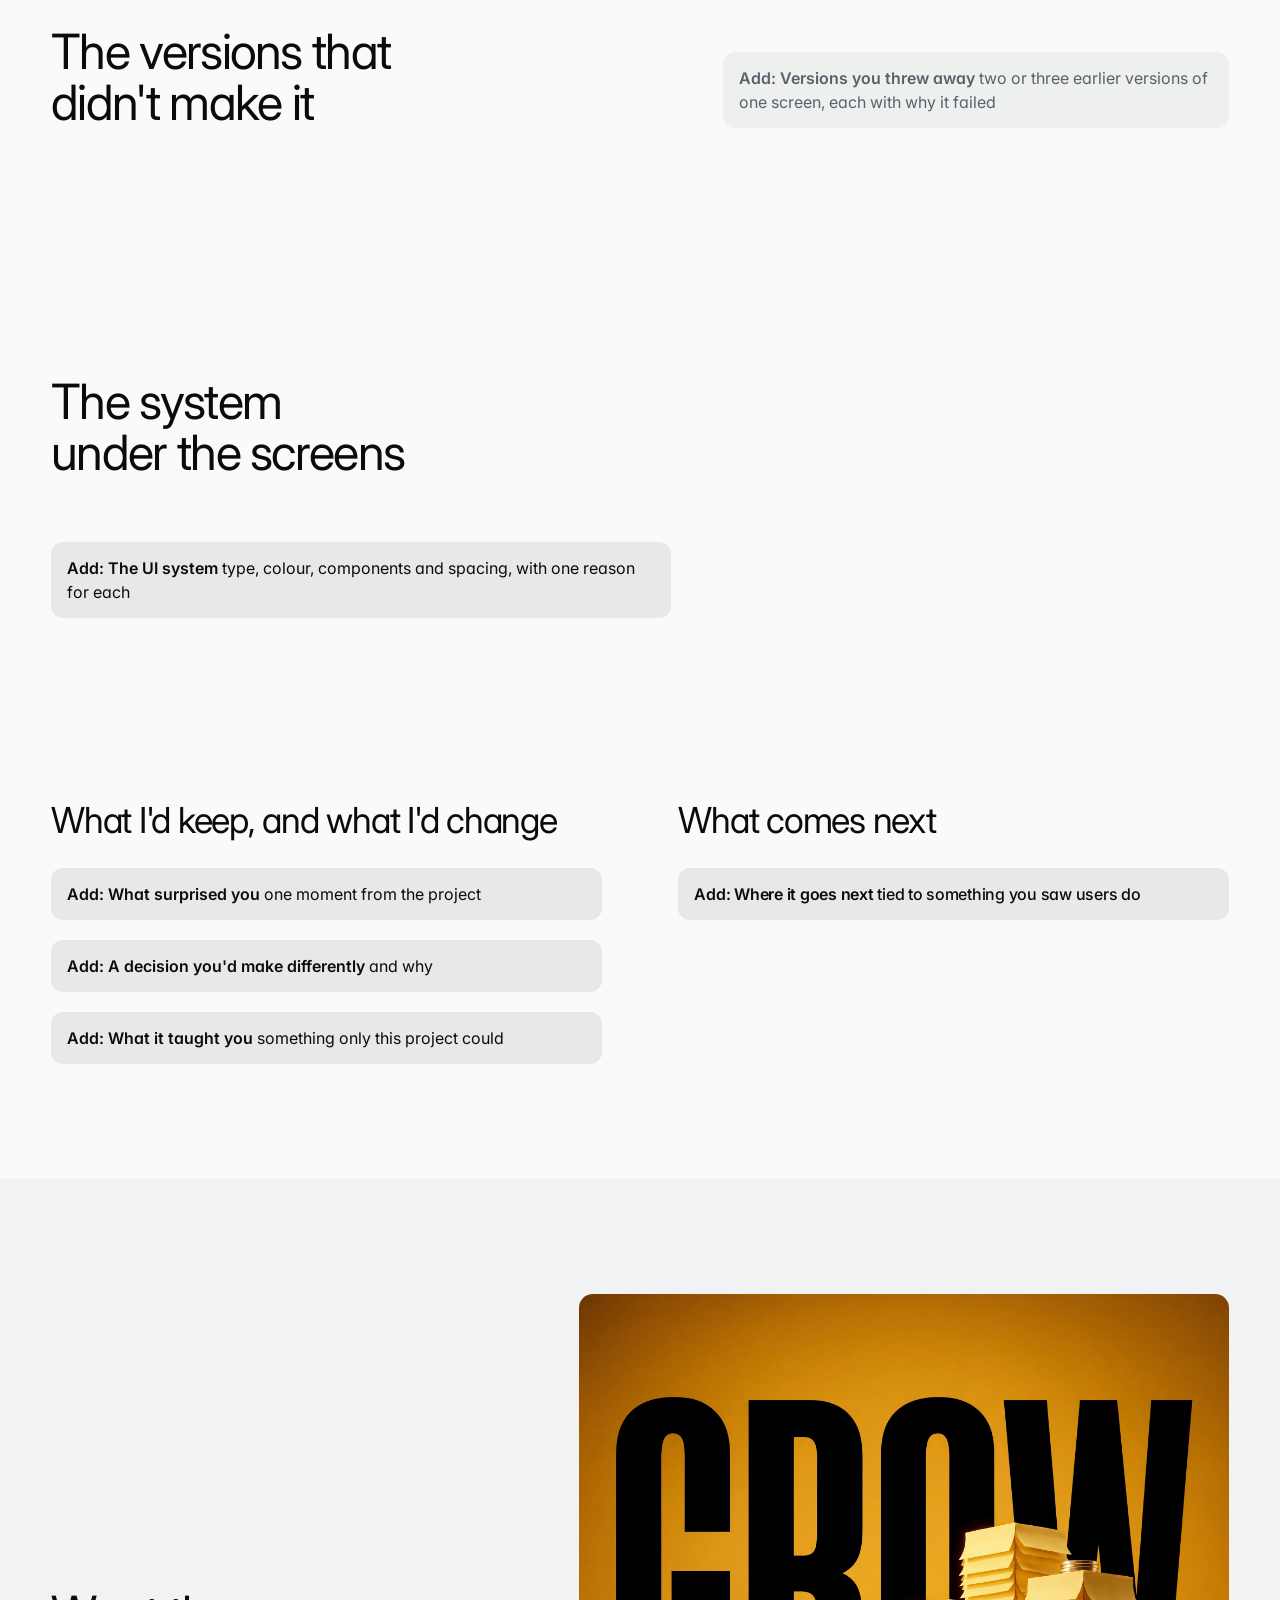
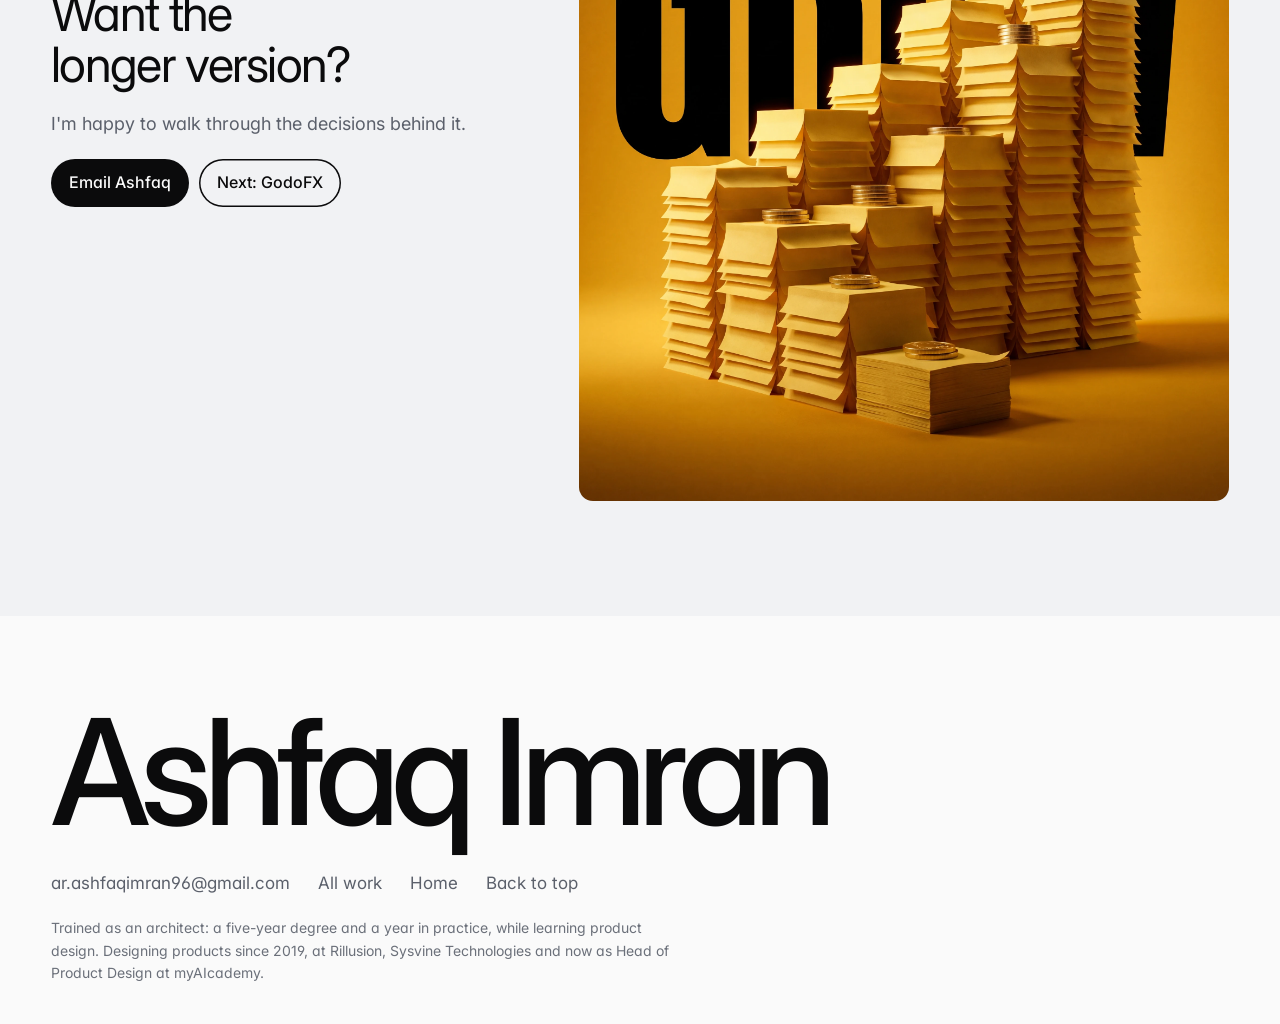
<file: case-studies/mf-street/index.html>
<!doctype html>
<html lang="en" style="--accent: #f6c514; --accent-ink: #16120b">
<head>
<meta charset="utf-8">
<meta name="viewport" content="width=device-width, initial-scale=1">
<title>MF Street, a case study by Ashfaq Imran</title>
<meta name="description" content="How Ashfaq Imran designed MF Street at Rillusion: a mutual-fund investing app on web and mobile where a first SIP takes one screen.">
<meta property="og:title" content="MF Street: trading, stocks and mutual funds, each clearly its own">
<meta property="og:description" content="How Ashfaq Imran designed MF Street at Rillusion: a mutual-fund investing app on web and mobile where a first SIP takes one screen.">
<meta property="og:image" content="../../assets/posters/p0.webp">
<link rel="preconnect" href="https://fonts.googleapis.com">
<link rel="preconnect" href="https://fonts.gstatic.com" crossorigin>
<link href="https://fonts.googleapis.com/css2?family=Inter:wght@300;400;500;600&display=swap" rel="stylesheet">
<script>document.documentElement.classList.add('js');try{localStorage.removeItem('cs-read')}catch(e){}</script>
<link rel="stylesheet" href="../_shared/guide.css">
</head>
<body>
<a class="skip" href="#main">Skip to the case study</a>
<a class="wordmark" href="../../index.html">Ashfaq Imran</a>
<header class="bar">
  <nav aria-label="Sections">
    <a href="../../index.html#story"><svg class="nav-ic" viewBox="0 0 24 24" aria-hidden="true"><circle cx="12" cy="8" r="3.5"/><path d="M5 20c.8-3.6 3.6-5.5 7-5.5s6.2 1.9 7 5.5"/></svg><span>Story</span></a>
    <a href="../../index.html#work" class="is-on" aria-current="page"><svg class="nav-ic" viewBox="0 0 24 24" aria-hidden="true"><rect x="3.5" y="7" width="17" height="12.5" rx="2"/><path d="M9 7V5.5A1.5 1.5 0 0 1 10.5 4h3A1.5 1.5 0 0 1 15 5.5V7M3.5 12.5h17"/></svg><span>Work</span></a>
    <a href="../../index.html#road"><svg class="nav-ic" viewBox="0 0 24 24" aria-hidden="true"><circle cx="6" cy="18" r="2"/><circle cx="18" cy="6" r="2"/><path d="M8 18h7a3.5 3.5 0 0 0 0-7H9a3.5 3.5 0 0 1 0-7h7"/></svg><span>Path</span></a>
    <a href="../../index.html#kit"><svg class="nav-ic" viewBox="0 0 24 24" aria-hidden="true"><path d="M4 9.5h16v9a1.5 1.5 0 0 1-1.5 1.5h-13A1.5 1.5 0 0 1 4 18.5z"/><path d="M8.5 9.5V7a1.5 1.5 0 0 1 1.5-1.5h4A1.5 1.5 0 0 1 15.5 7v2.5M4 13.5h16M10.5 13.5v2h3v-2"/></svg><span>Kit</span></a>
  </nav>
  <a class="hello" href="../../index.html#contact" aria-label="Say hello"><span>Say hello</span> <svg viewBox="0 0 20 20" aria-hidden="true"><path d="M3 5h14v10H3z M3 5l7 6 7-6"/></svg></a>
</header>
<main id="main">
<section class="hero" aria-labelledby="hero-h">
  <div class="cover"><div class="wrap cover-in">
    <h1 id="hero-h" class="h1-name" aria-label="MF Street" style="--n:9"><span aria-hidden="true" style="--k:0">M</span><span aria-hidden="true" style="--k:1">F</span><span aria-hidden="true" style="--k:2">&nbsp;</span><span aria-hidden="true" style="--k:3">S</span><span aria-hidden="true" style="--k:4">t</span><span aria-hidden="true" style="--k:5">r</span><span aria-hidden="true" style="--k:6">e</span><span aria-hidden="true" style="--k:7">e</span><span aria-hidden="true" style="--k:8">t</span></h1>
    <div class="cover-row">
      <p class="h1-line">Trading, stocks and mutual funds in one app, each clearly its own.</p>
      <div class="cover-side">
        <p class="dek">At Rillusion, working with my mentor, I designed MF Street: one app where people trade intraday, invest in stocks and invest in mutual funds. The problem was that every kind of investment looked the same.</p>
        <p class="hero-btns"><a class="btn btn--cover" href="#overview">Read the case study</a><a class="btn btn--cover-ghost" href="mailto:ar.ashfaqimran96@gmail.com?subject=About%20the%20MF%20Street%20case%20study">Email me</a></p>
      </div>
    </div>
  </div></div>
  <div class="wrap stage"><div class="stage-in"><figure class="hero-media"><div class="ui-shot" data-ui><div class="ui"><p class="ui-meta">Equity · Large cap</p><p class="ui-title">Bluechip Growth Fund</p><p class="ui-big">₹68.42 <small>+0.84% today</small></p><svg viewBox="0 0 200 60" class="spark"><polyline points="0,50 20,44 40,46 60,36 80,38 100,28 120,30 140,20 160,22 180,12 200,8"/></svg><p class="ui-row"><span>3Y returns</span><b>14.2% p.a.</b></p><span class="ui-btn">Start SIP</span></div></div></figure></div><p class="hero-cap">The fund card, as built</p></div>
  <div class="wrap"><dl class="hero-facts"><div><dt>Studio</dt><dd>Rillusion, with my mentor</dd></div><div><dt>My role</dt><dd>UI/UX designer</dd></div><div><dt>Platforms</dt><dd>Web and mobile</dd></div><div><dt>Scope</dt><dd>Intraday trading, stocks and mutual funds</dd></div></dl></div>
</section>
<section class="sec" id="overview" aria-labelledby="overview-h"><div class="wrap"><div class="ov-top"><h2 id="overview-h" class="rise">Overview</h2><blockquote class="hook rise"><p>Fund in, SIP started. One screen, no spreadsheet.</p></blockquote></div><div class="ov-cols"><div class="rise"><h3>Challenge</h3><p>MF Street offered intraday trading, stocks and mutual funds in one place, with no clear line between them.</p></div><div class="rise"><h3>Approach</h3><p><span class="draft">Give each kind of investing its own space, language and pace, so a same-day trade never looks like a monthly SIP.</span></p></div><div class="rise"><h3>Outcome</h3><div class="todo-wrap"><span class="todo"><b>Add: The outcome</b> what changed for investors or the business once the types were told apart</span></div></div></div><div class="owned"><h3 class="owned-h rise">What I owned</h3><ul class="owned-list"><li class="rise"><h3>Investment types</h3><p><span class="draft">A clear distinction between intraday, stocks and mutual funds.</span></p></li><li class="rise"><h3>UX and UI</h3><p>The flows and screens on web and mobile.</p></li></ul></div><dl class="figures" aria-label="Results"><div class="rise"><dt>1</dt><dd>screen from fund to first SIP</dd></div><div class="rise"><dt>2</dt><dd>platforms, web and mobile, from one design system</dd></div><div class="rise"><dt class="dt-todo">Add a figure</dt><dd>SIPs started, time to first SIP, or monthly active investors</dd></div></dl><p class="source rise">No public figures were found for MF Street in October 2026; the two figures above describe the design itself.</p></div></section>

<section class="sec" id="problem" aria-labelledby="problem-h"><div class="wrap"><div class="problem"><div class="problem-left"><figure class="rise"><div class="slot" role="img" aria-label="Placeholder: Early sketches or wireframes of the fund card" style="--ar: 16 / 10"><b>Screenshot to add</b><span>Early sketches or wireframes of the fund card</span></div><figcaption>During: wireframes</figcaption></figure></div><div class="problem-right"><h2 id="problem-h" class="rise">Every investment looked the same.</h2><div class="rise"><p>MF Street let people trade intraday, buy stocks and invest in mutual funds from one app. The types sat side by side, with nothing to tell them apart.</p><p><span class="draft">For an investor that is a real risk: a same-day trade and a long-term SIP carry very different stakes, and one screen for both invites the wrong choice.</span></p></div></div></div></div></section>
<section class="sec sec--night sec--journey" id="journey" aria-labelledby="journey-h"><div class="wrap"><div class="split-head"><h2 id="journey-h" class="rise"><span class="draft">Walking through MF Street</span></h2><div class="todo-wrap lead rise"><span class="todo"><b>Add: One person, one scenario</b> who is using it, when, and what they are trying to get done</span></div></div><div class="steps"><figure class="steps-media"><div class="frame"><div class="shot is-on" data-shot="0"><div class="ui-shot" data-ui><div class="ui"><p class="ui-meta">Equity · Large cap</p><p class="ui-title">Bluechip Growth Fund</p><p class="ui-big">₹68.42 <small>+0.84% today</small></p><svg viewBox="0 0 200 60" class="spark"><polyline points="0,50 20,44 40,46 60,36 80,38 100,28 120,30 140,20 160,22 180,12 200,8"/></svg><p class="ui-row"><span>3Y returns</span><b>14.2% p.a.</b></p><span class="ui-btn">Start SIP</span></div></div><figcaption>The fund card, as built</figcaption></div><div class="shot" data-shot="1"><div class="slot" role="img" aria-label="Placeholder: The SIP flow: amount, date, confirm" style="--ar: 9 / 16"><b>Screenshot to add</b><span>The SIP flow: amount, date, confirm</span></div><figcaption>The SIP flow</figcaption></div><div class="shot" data-shot="2"><div class="slot" role="img" aria-label="Placeholder: The discover screen with goal groups" style="--ar: 9 / 16"><b>Screenshot to add</b><span>The discover screen with goal groups</span></div><figcaption>Discover</figcaption></div><div class="shot" data-shot="3"><div class="slot" role="img" aria-label="Placeholder: The web portfolio view" style="--ar: 16 / 10"><b>Screenshot to add</b><span>The web portfolio view</span></div><figcaption>Web: portfolio</figcaption></div></div><figcaption><span class="segs" aria-hidden="true"><i class="on"></i><i></i><i></i><i></i></span><button class="replay" type="button">Replay</button></figcaption></figure><ol class="steps-list" aria-label="The steps of the journey"><li class="step is-active" data-step="0"><h3><span class="draft">One fund, one number</span></h3><div class="todo-wrap thought"><span class="todo"><b>Add: What they think and feel here</b> their intent at this screen, not the tap they make</span></div></li><li class="step" data-step="1"><h3><span class="draft">Start a SIP in one screen</span></h3><div class="todo-wrap thought"><span class="todo"><b>Add: What they think and feel here</b> their intent at this screen, not the tap they make</span></div></li><li class="step" data-step="2"><h3><span class="draft">Discover by goal</span></h3><div class="todo-wrap thought"><span class="todo"><b>Add: What they think and feel here</b> their intent at this screen, not the tap they make</span></div></li><li class="step" data-step="3"><h3><span class="draft">The same app on the web</span></h3><div class="todo-wrap thought"><span class="todo"><b>Add: What they think and feel here</b> their intent at this screen, not the tap they make</span></div></li></ol></div></div></section>
<section class="sec" id="decisions" aria-labelledby="decisions-h"><div class="wrap"><div class="split-head"><h2 id="decisions-h" class="rise"><span class="draft">The decisions behind it</span></h2><div class="todo-wrap lead rise"><span class="todo"><b>Add: Three to five decisions</b> each with the options you weighed and why you chose</span></div></div><div class="ds-list"><article class="ds" id="d1" aria-labelledby="d1-h"><div class="ds-head"><h3 id="d1-h" class="rise"><span class="draft">Why every kind of investing got its own space</span></h3><p class="ds-hook rise"><span class="draft">Intraday, stocks and mutual funds were shown the same way, so nothing told an investor which kind of decision they were making.</span></p></div><ul class="options rise" aria-label="The options"><li class="option"><span class="opt-tag">Option A</span><b><span class="todo"><b>Add: A route you considered</b> and what it would have cost</span></b><span></span></li><li class="option"><span class="opt-tag">Option B</span><b><span class="todo"><b>Add: Another route</b> and its trade-off</span></b><span></span></li><li class="option chosen"><span class="opt-tag">Chosen</span><b><span class="draft">A clear distinction between the investment types</span></b><span><span class="todo"><b>Add: Why it won</b> what made this the right call</span></span></li></ul><div class="ds-body"><div class="ds-why rise"><div class="todo-wrap"><span class="todo"><b>Add: The turning point</b> how you decided the way each type should differ: navigation, colour, language, the order of steps</span></div></div><figure class="ds-shot rise"><div class="slot" role="img" aria-label="Placeholder: The screen as shipped"><b>Screenshot to add</b><span>The screen as shipped</span></div></figure></div><details class="ds-more"><summary>Before, what I did, and what happened</summary><div class="ds-more-in"><div><h4>Before</h4><div class="todo-wrap"><span class="todo"><b>Add: The design before</b> what it looked like, or the pattern you started from</span></div></div><div><h4>What I did</h4><ul class="actions"><li><span class="todo"><b>Add: What you designed</b> for example separate entry points, a different look for each type, different confirmation steps</span></li></ul></div><div><h4>What happened</h4><div class="todo-wrap"><span class="todo"><b>Add: What happened</b> a number, or what you saw users do</span></div></div></div></details></article><article class="ds" id="d2" aria-labelledby="d2-h"><div class="ds-head"><h3 id="d2-h" class="rise"><span class="draft">Start a SIP in one screen</span></h3><p class="ds-hook rise"><span class="draft">Amount, date, confirm.</span></p></div><div class="ds-body"><div class="ds-why rise"><div class="todo-wrap"><span class="todo"><b>Add: The options you weighed</b> two or three real alternatives, what each would have cost, and why this one won</span></div></div><figure class="ds-shot rise"><div class="slot" role="img" aria-label="Placeholder: The SIP flow: amount, date, confirm" style="--ar: 9 / 16"><b>Screenshot to add</b><span>The SIP flow: amount, date, confirm</span></div><figcaption>The SIP flow</figcaption></figure></div><details class="ds-more"><summary>Before, what I did, and what happened</summary><div class="ds-more-in"><div><h4>Before</h4><p><span class="draft">Before: investors who leave before the first SIP.</span></p></div><div><h4>What I did</h4><ul class="actions"><li><span class="todo"><b>Add: The design moves</b> what you did right after deciding</span></li></ul></div><div><h4>What happened</h4><div class="todo-wrap"><span class="todo"><b>Add: What happened</b> feedback, testing or a number</span></div></div></div></details></article><article class="ds" id="d3" aria-labelledby="d3-h"><div class="ds-head"><h3 id="d3-h" class="rise"><span class="draft">Discover by goal</span></h3><p class="ds-hook rise"><span class="draft">Funds grouped by what they are for, not by their category code.</span></p></div><div class="ds-body"><div class="ds-why rise"><div class="todo-wrap"><span class="todo"><b>Add: The options you weighed</b> two or three real alternatives, what each would have cost, and why this one won</span></div></div><figure class="ds-shot rise"><div class="slot" role="img" aria-label="Placeholder: The discover screen with goal groups" style="--ar: 9 / 16"><b>Screenshot to add</b><span>The discover screen with goal groups</span></div><figcaption>Discover</figcaption></figure></div><details class="ds-more"><summary>Before, what I did, and what happened</summary><div class="ds-more-in"><div><h4>Before</h4><p><span class="draft">Before: 2,000 funds and no way in.</span></p></div><div><h4>What I did</h4><ul class="actions"><li><span class="todo"><b>Add: The design moves</b> what you did right after deciding</span></li></ul></div><div><h4>What happened</h4><div class="todo-wrap"><span class="todo"><b>Add: What happened</b> feedback, testing or a number</span></div></div></div></details></article></div></div></section>


<section class="sec sec--soft" id="ai" aria-labelledby="ai-h"><div class="wrap"><div class="split-head"><h2 id="ai-h" class="rise">What AI did, and what I decided</h2><div class="todo-wrap lead rise"><span class="todo"><b>Add: How AI fitted in</b> or say plainly that it didn&#x27;t</span></div></div><div class="ai"><div class="rise"><h3>What AI executed</h3><ul><li><span class="todo"><b>Add: What AI executed</b> drafts, images, code, research</span></li></ul></div><div class="rise"><h3>What I decided</h3><ul><li><span class="todo"><b>Add: What you decided</b> the calls only you made</span></li></ul></div></div></div></section>
<section class="sec" id="iterations" aria-labelledby="iterations-h"><div class="wrap"><div class="split-head"><h2 id="iterations-h" class="rise"><span class="draft">The versions that didn&#x27;t make it</span></h2><div class="todo-wrap lead rise"><span class="todo"><b>Add: Versions you threw away</b> two or three earlier versions of one screen, each with why it failed</span></div></div></div></section>
<section class="sec" id="system" aria-labelledby="system-h"><div class="wrap"><div class="split-head"><h2 id="system-h" class="rise"><span class="draft">The system under the screens</span></h2></div><div class="todo-wrap"><span class="todo"><b>Add: The UI system</b> type, colour, components and spacing, with one reason for each</span></div></div></section>
<section class="sec" id="reflection" aria-labelledby="reflection-h"><div class="wrap"><div class="refl"><div><h2 id="reflection-h" class="rise">What I&#x27;d keep, and what I&#x27;d change</h2><ul class="learn"><li class="rise"><span class="todo"><b>Add: What surprised you</b> one moment from the project</span></li><li class="rise"><span class="todo"><b>Add: A decision you&#x27;d make differently</b> and why</span></li><li class="rise"><span class="todo"><b>Add: What it taught you</b> something only this project could</span></li></ul></div><div><h2 class="rise">What comes next</h2><ul class="future"><li class="rise"><h3><span class="todo"><b>Add: Where it goes next</b> tied to something you saw users do</span></h3></li></ul></div></div></div></section>
<section class="close" aria-labelledby="close-h"><div class="wrap">
  <div class="close-text">
    <h2 id="close-h" class="rise">Want the longer version?</h2>
    <p class="rise">I&#x27;m happy to walk through the decisions behind it.</p>
    <p class="close-btns rise"><a class="btn" href="mailto:ar.ashfaqimran96@gmail.com?subject=About%20the%20MF%20Street%20case%20study">Email Ashfaq</a><a class="btn btn--ghost" href="../godofx/index.html">Next: GodoFX</a></p>
  </div>
  <figure class="close-fig rise"><div class="screen"><img src="../../assets/posters/p0.webp" alt="The last screen of the product" loading="lazy" width="1600" height="900"></div></figure>
</div></section>
</main>
<footer class="foot"><div class="wrap">
  <p class="foot-name">Ashfaq Imran</p>
  <div class="foot-links"><a href="mailto:ar.ashfaqimran96@gmail.com?subject=About%20the%20MF%20Street%20case%20study">ar.ashfaqimran96@gmail.com</a><a href="../../index.html#work">All work</a><a href="../../index.html">Home</a><a href="#main">Back to top</a></div>
  <p class="foot-legal">Trained as an architect: a five-year degree and a year in practice, while learning product design. Designing products since 2019, at Rillusion, Sysvine Technologies and now as Head of Product Design at myAIcademy. </p>
</div></footer>

<p class="review-note" role="note">Review mode: <i>highlighted</i> wording was drafted from the project files and needs your check. Boxes marked “Add” need facts only you have.</p>
<script src="../_shared/guide.js" defer></script>
</body>
</html>
</file>
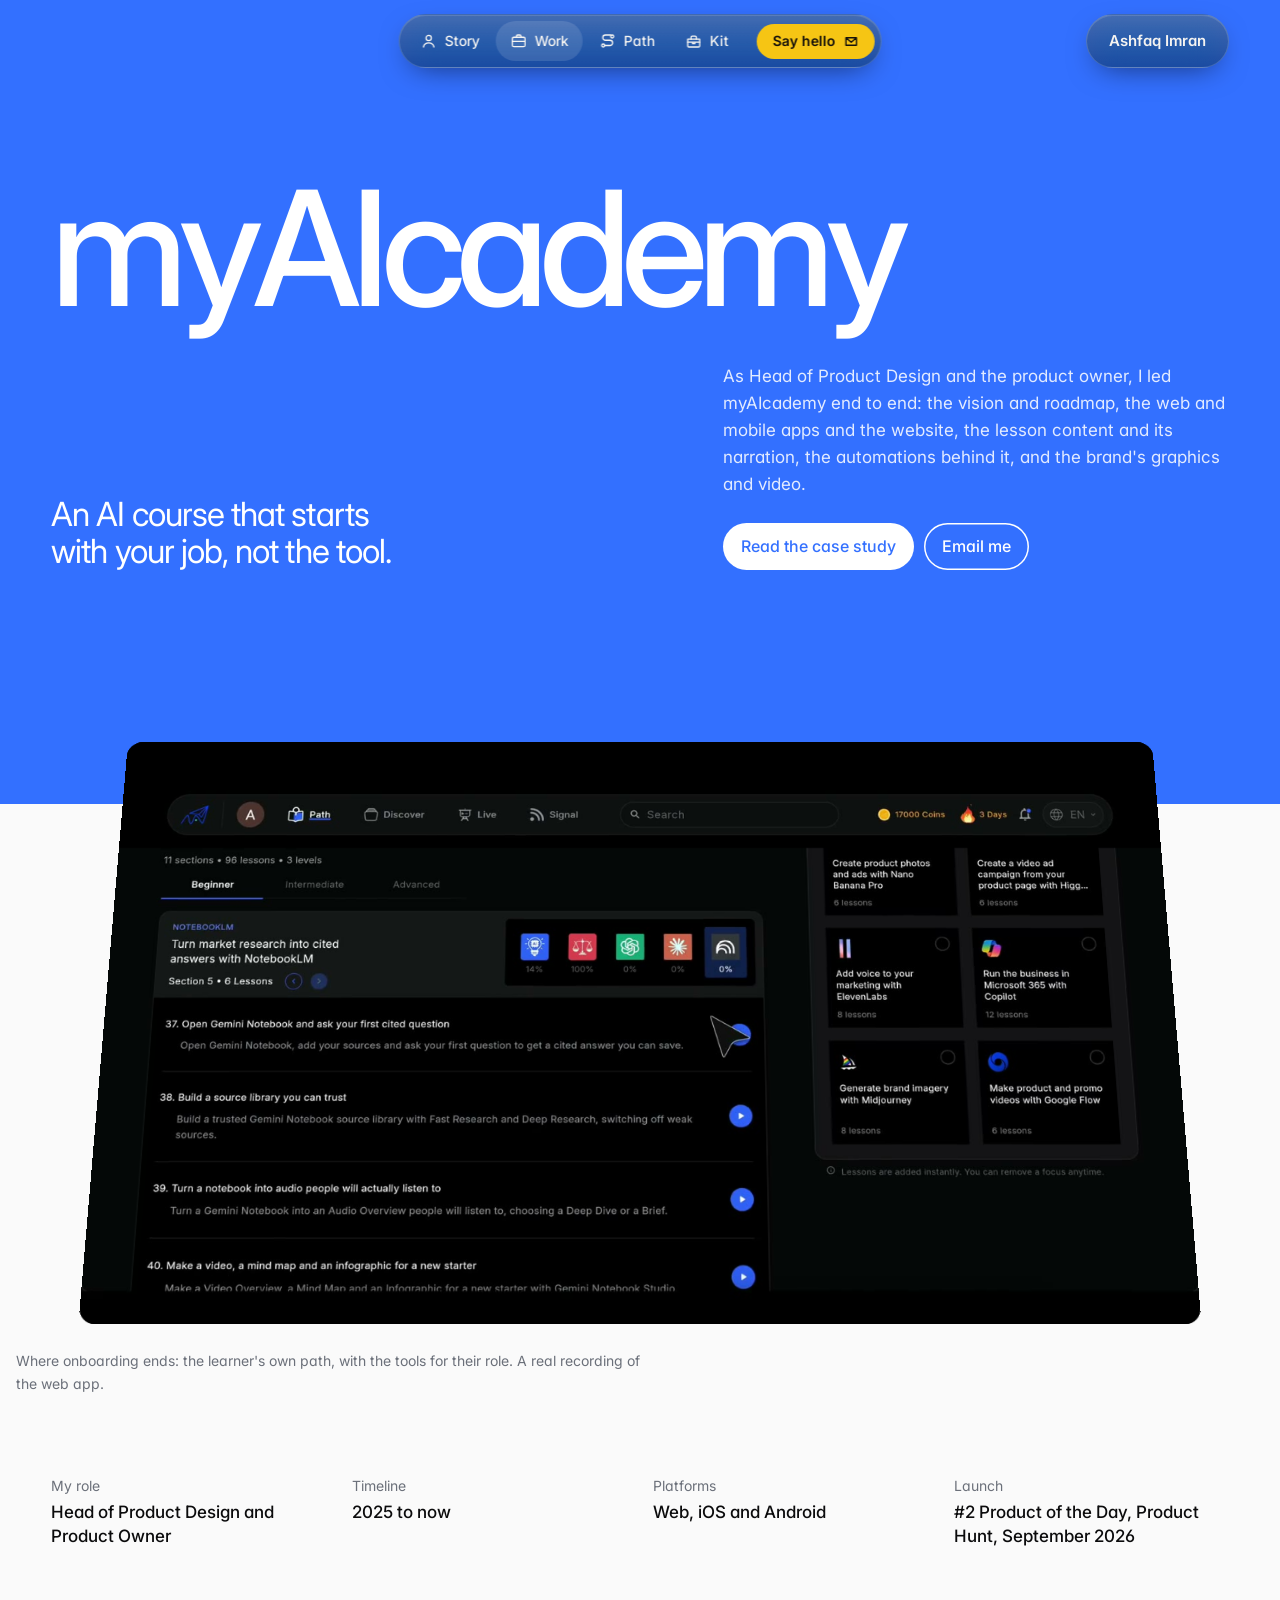
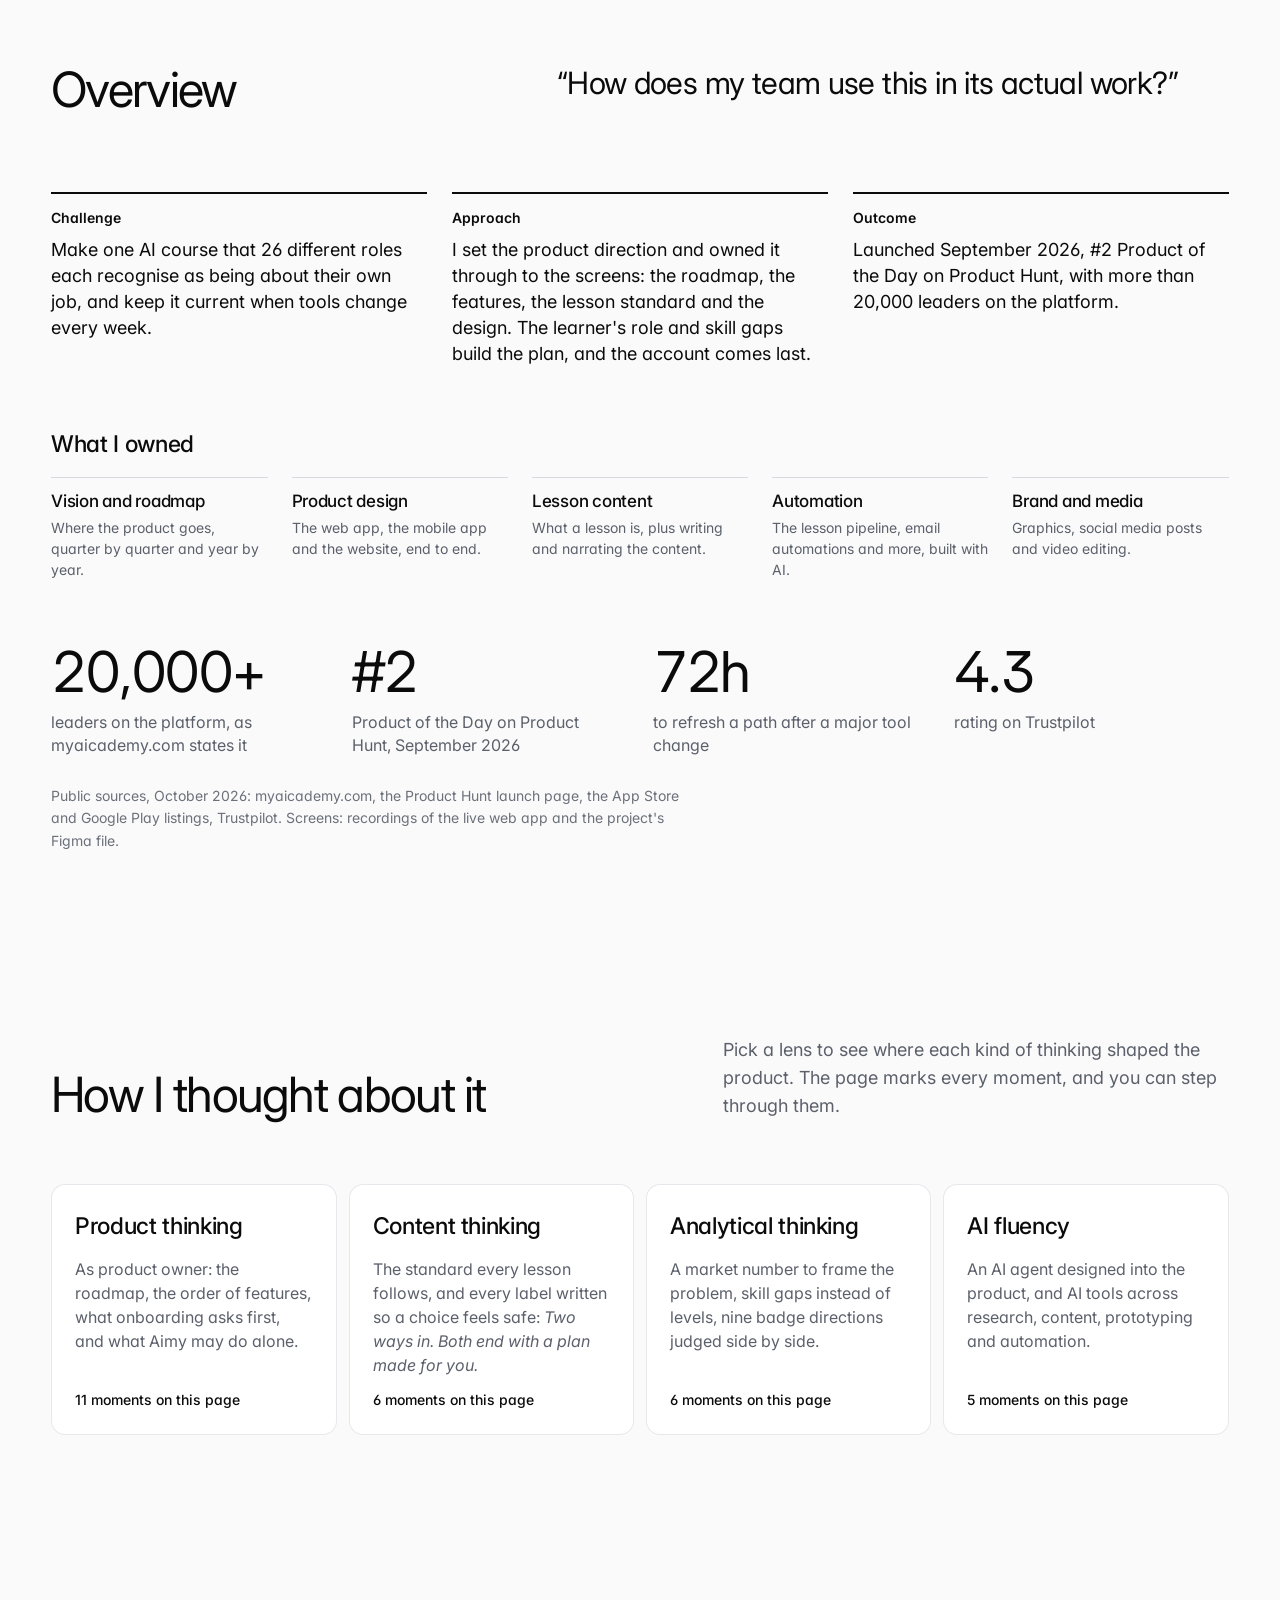
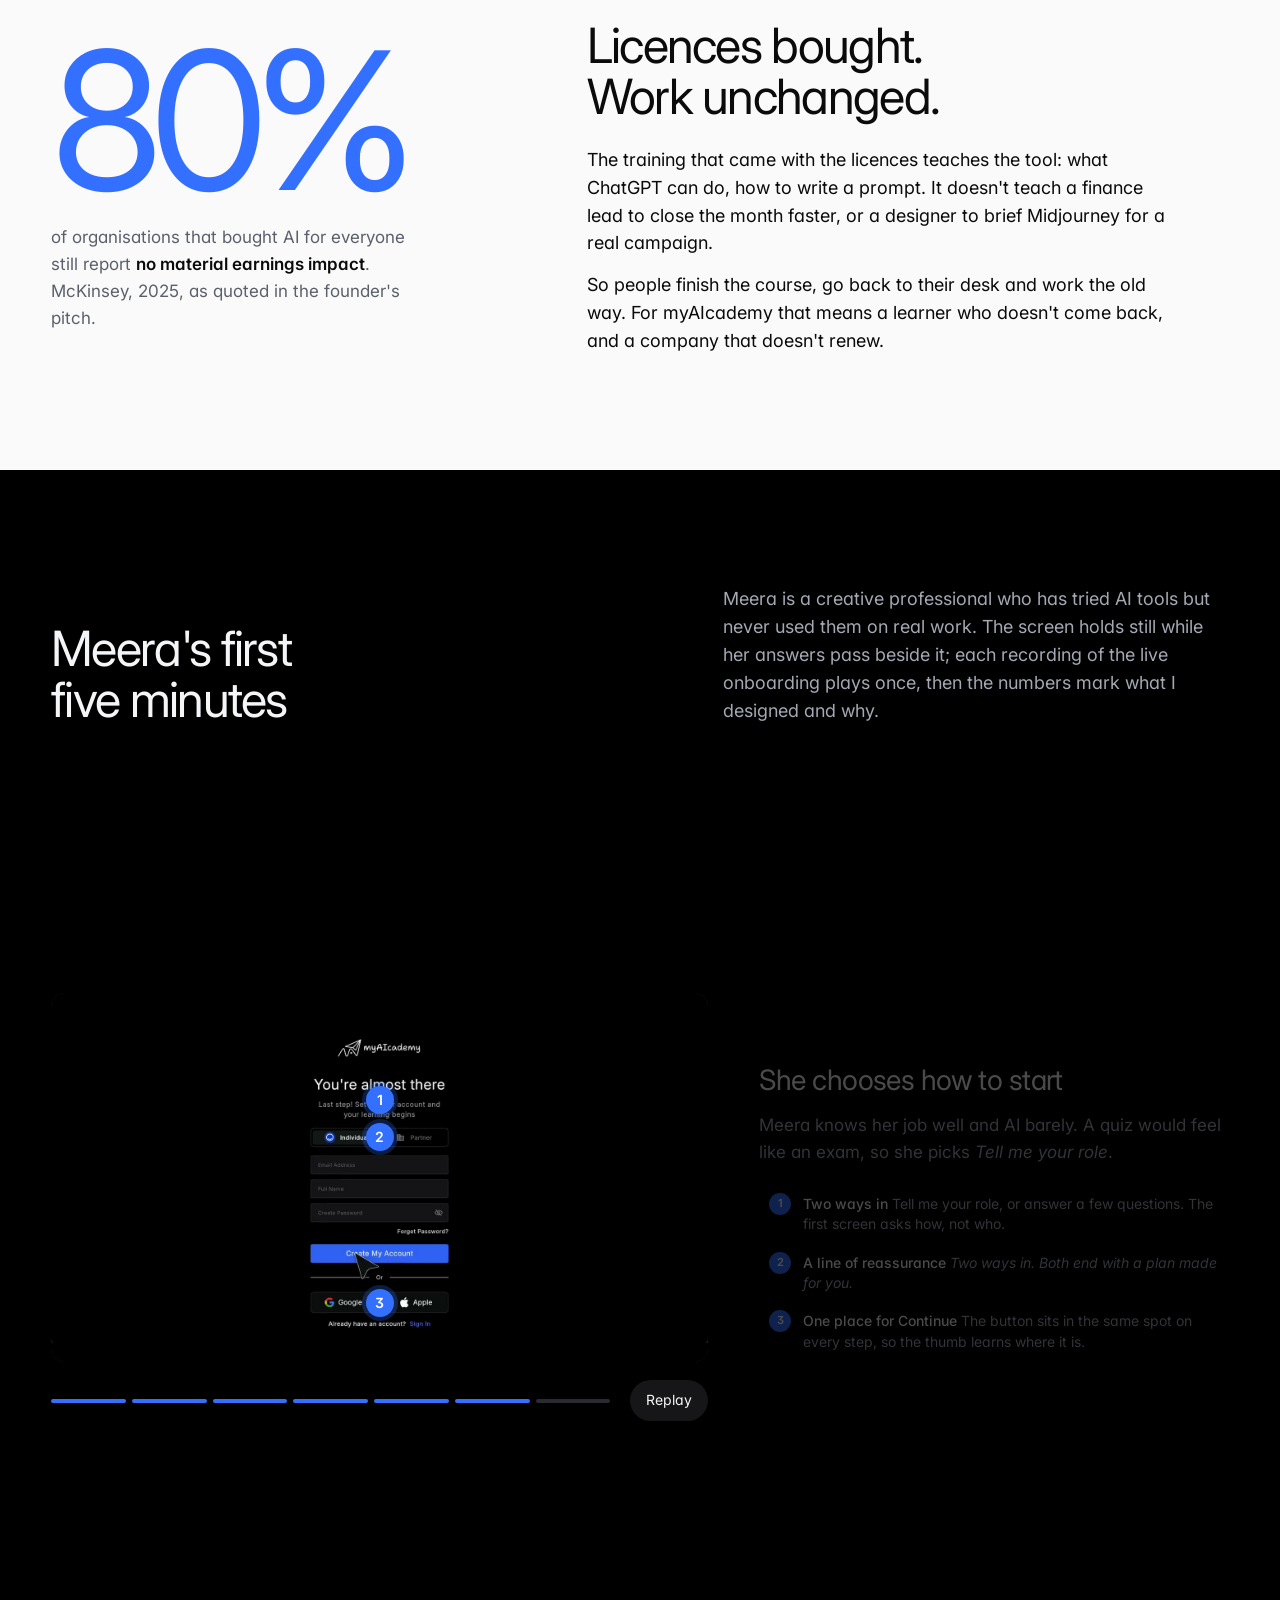
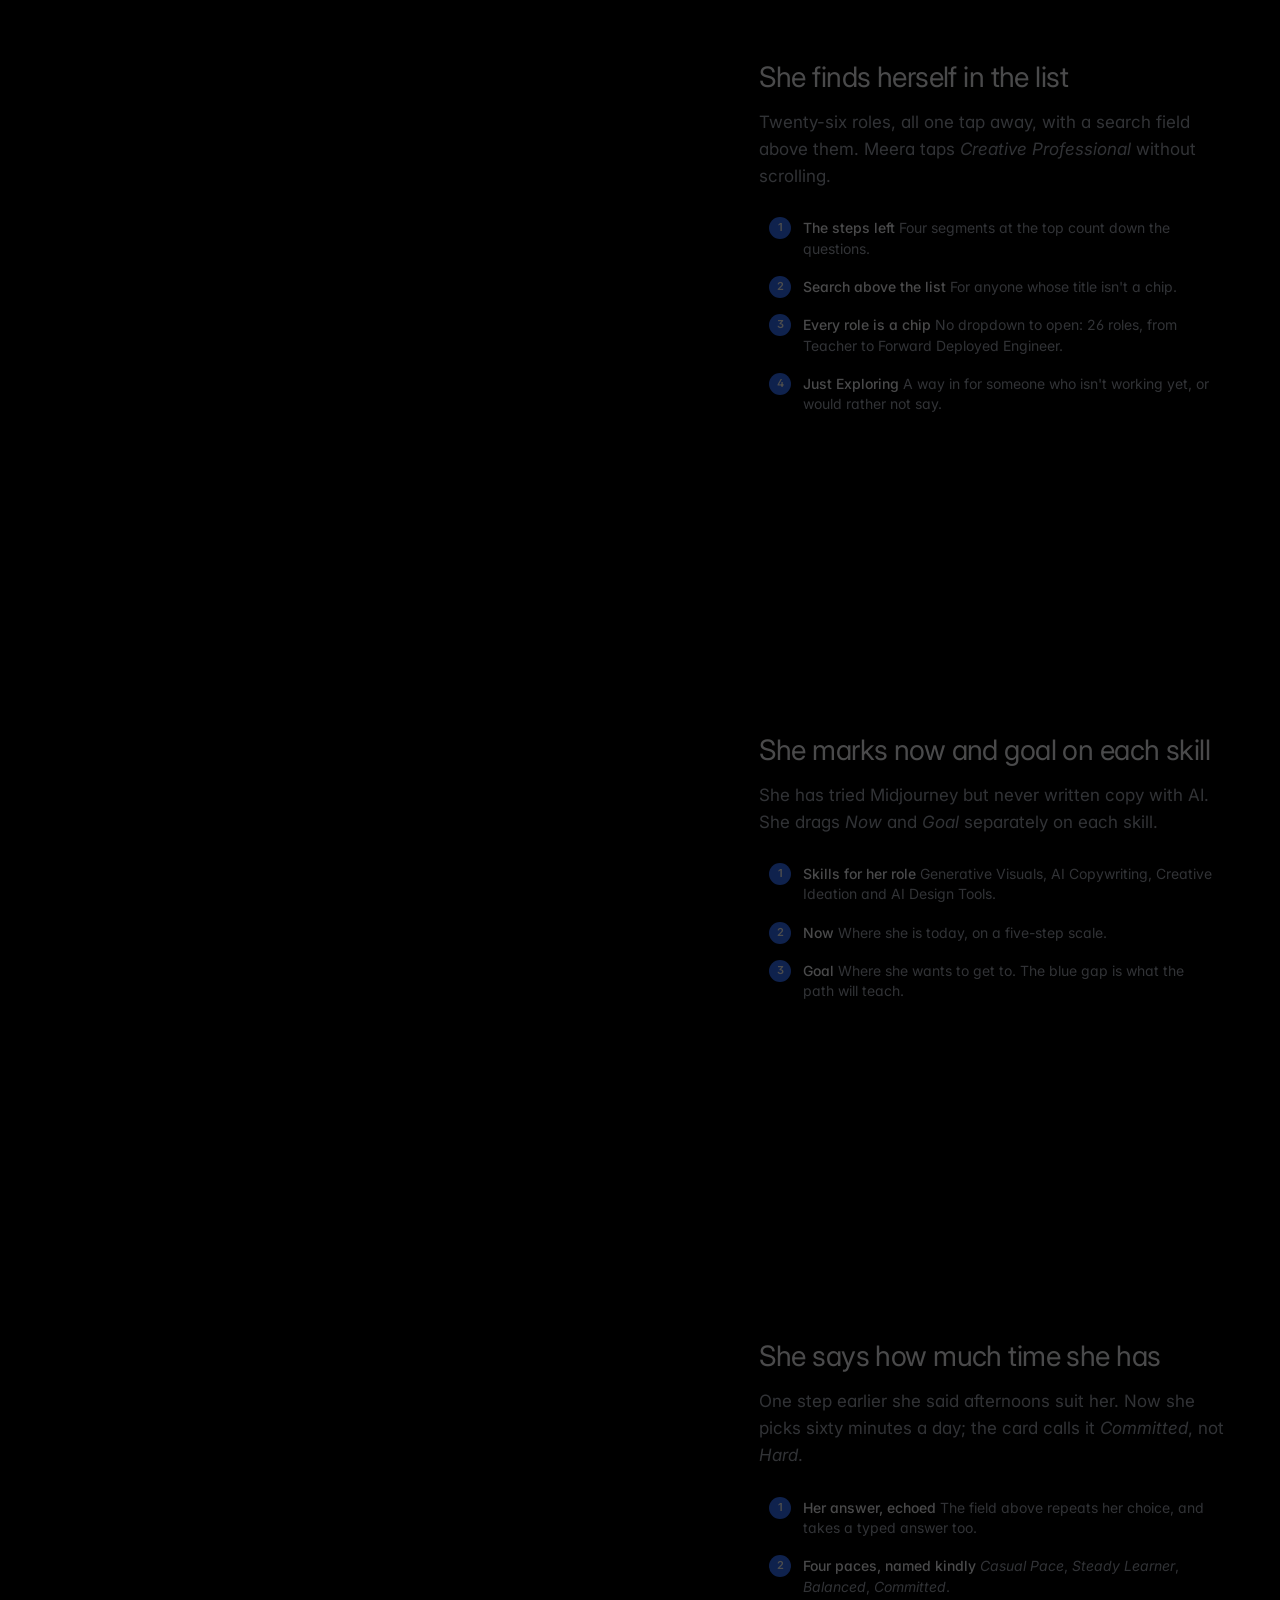
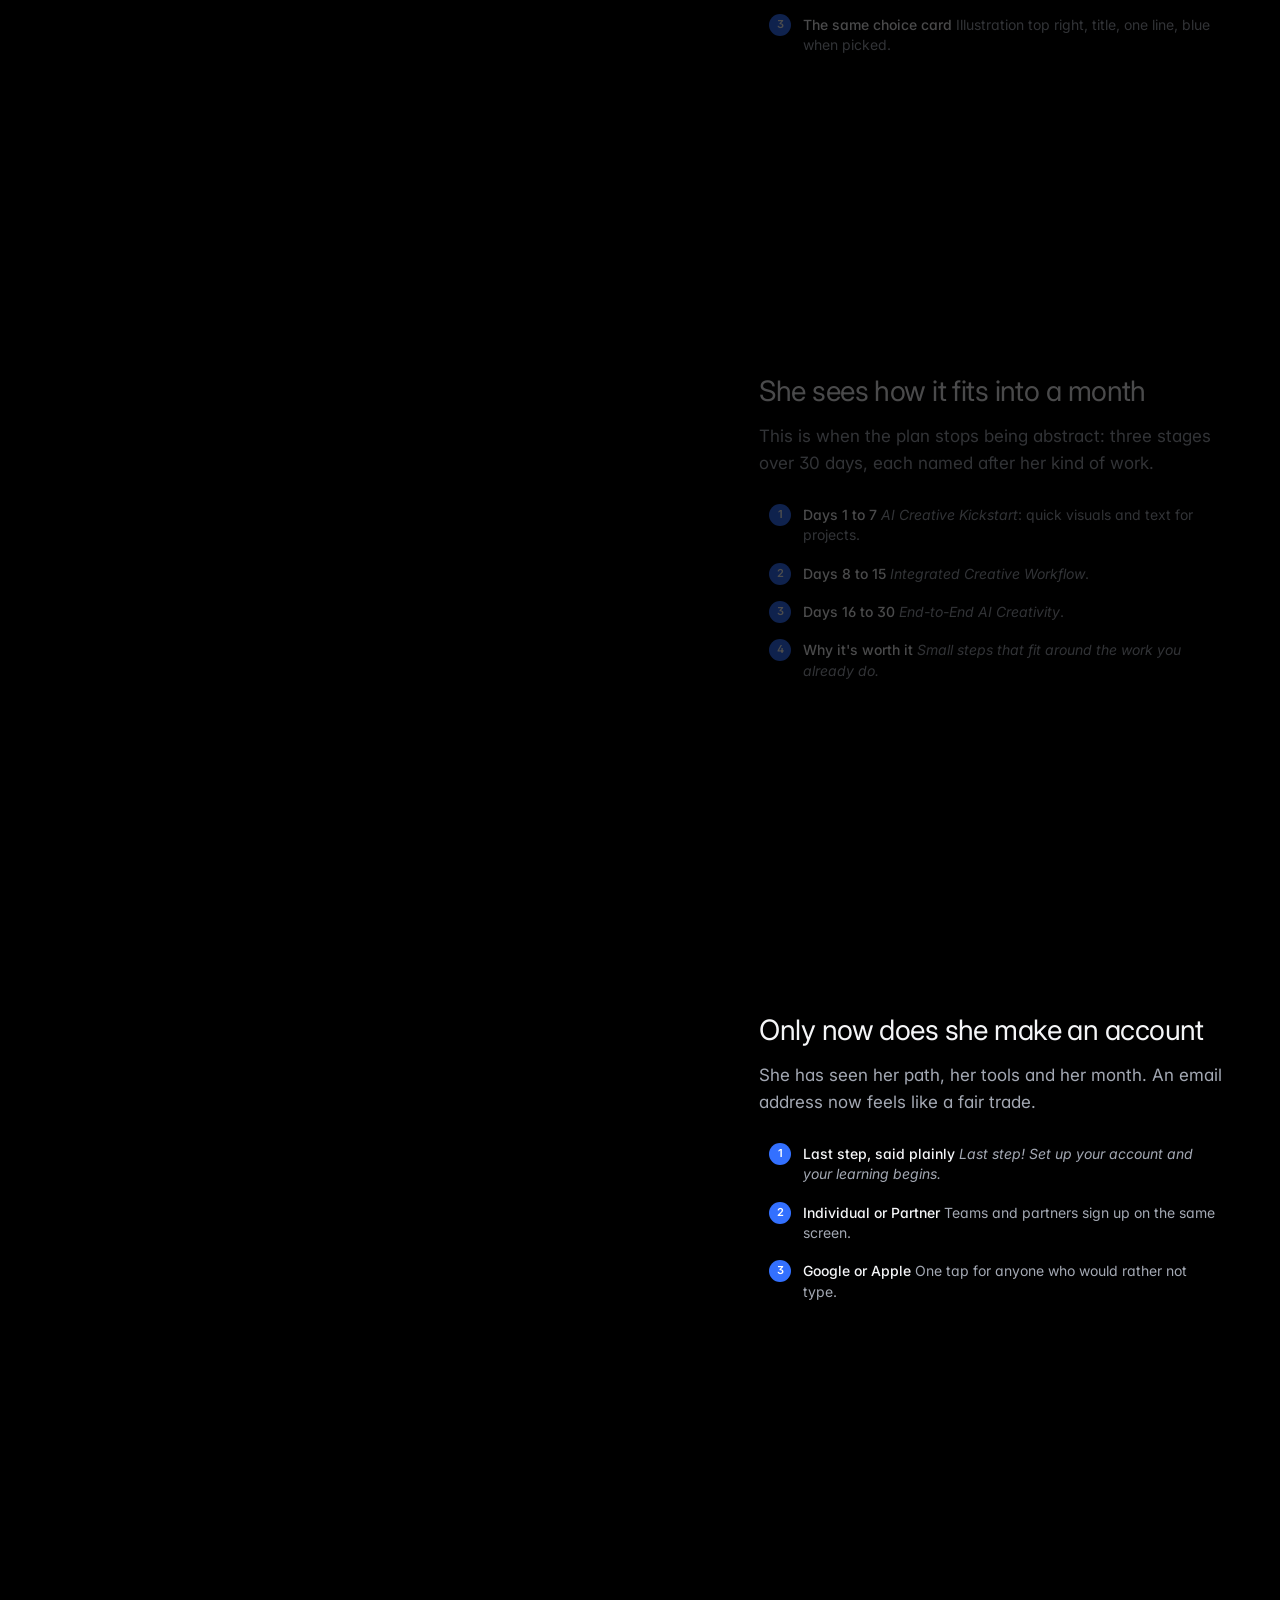
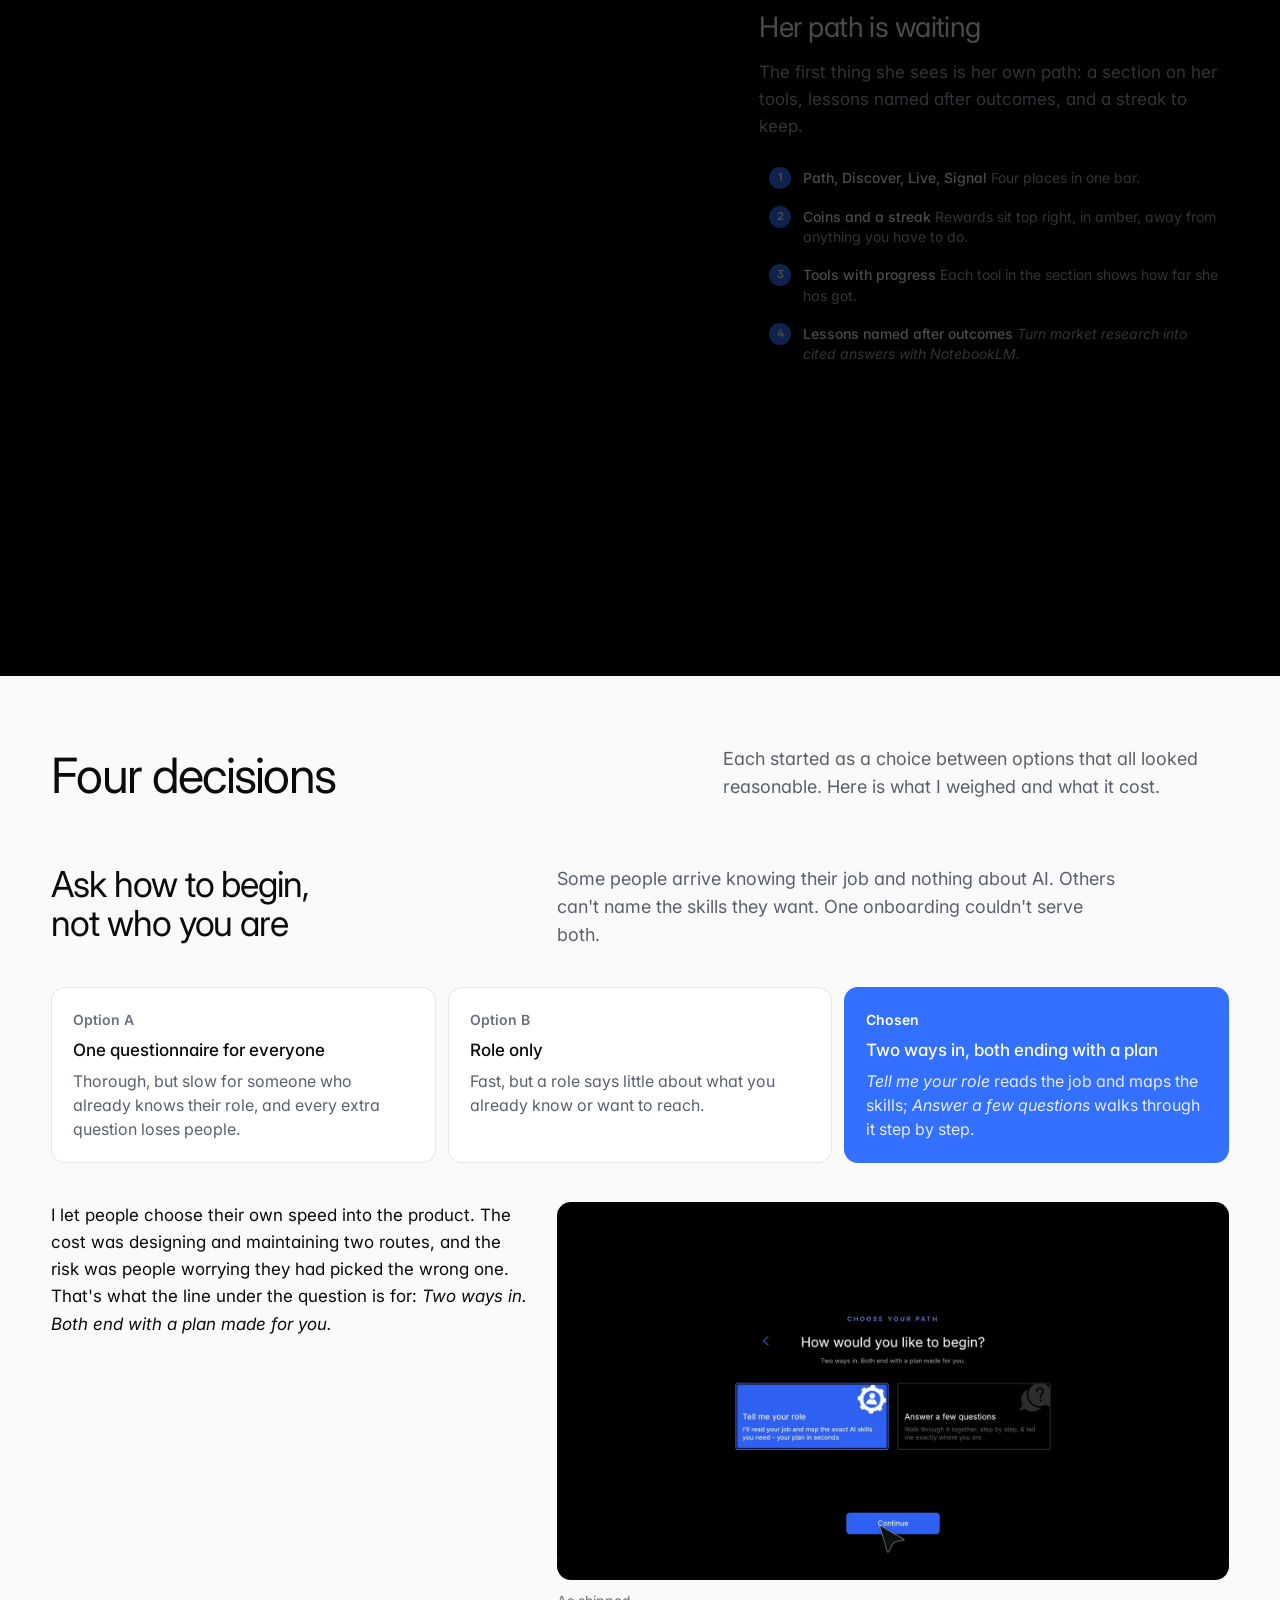
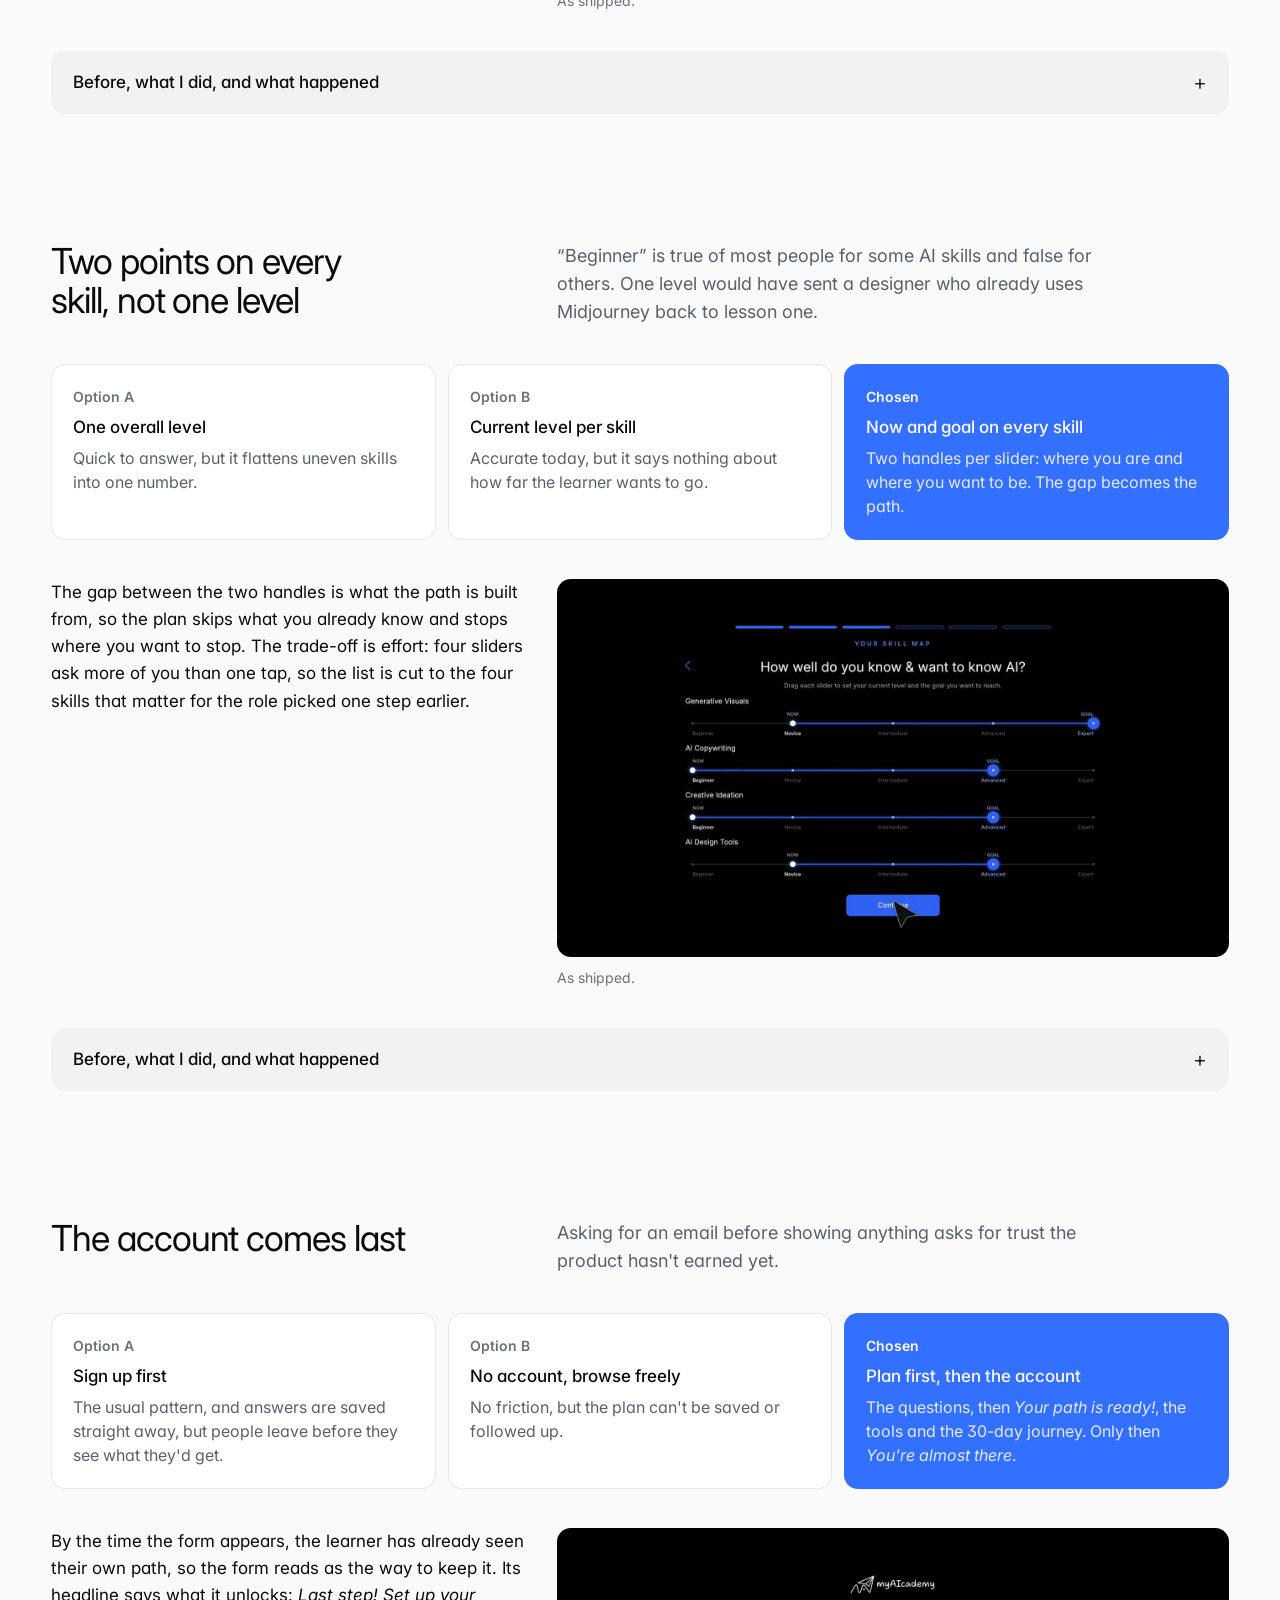
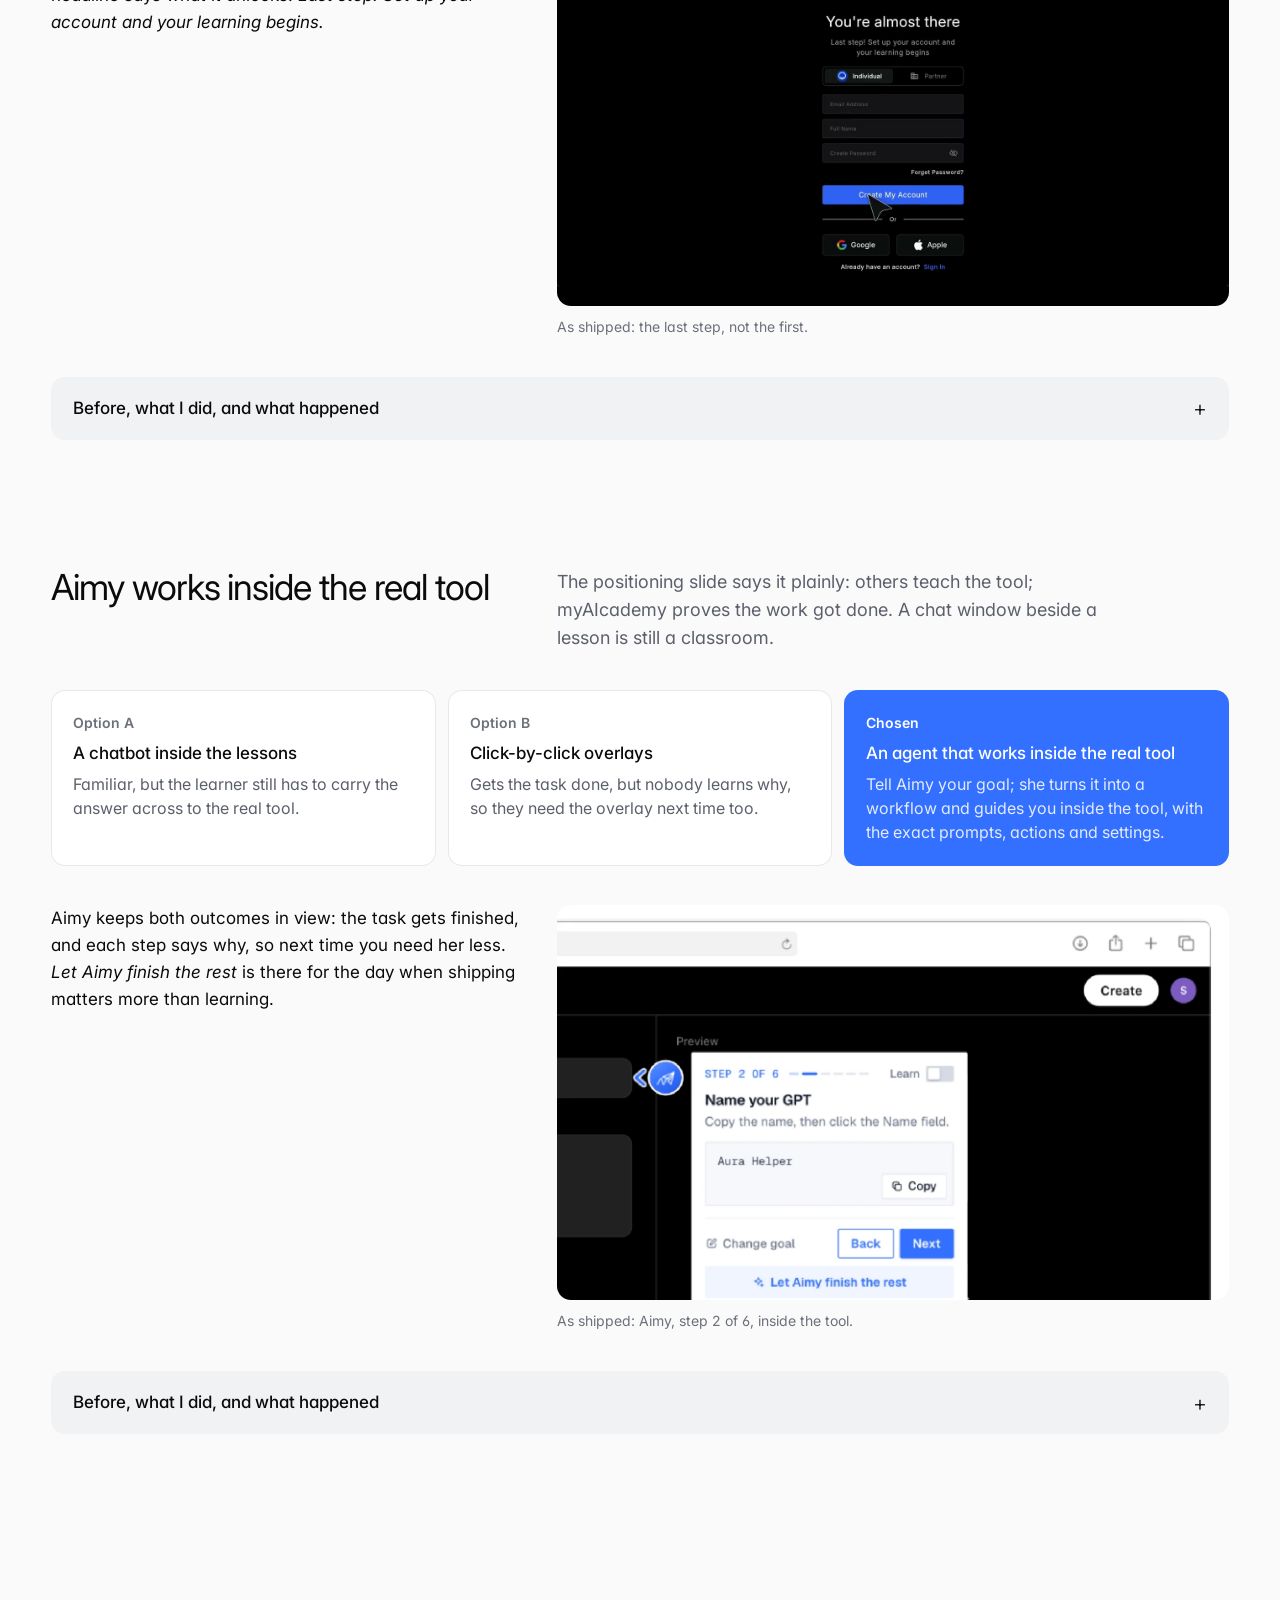
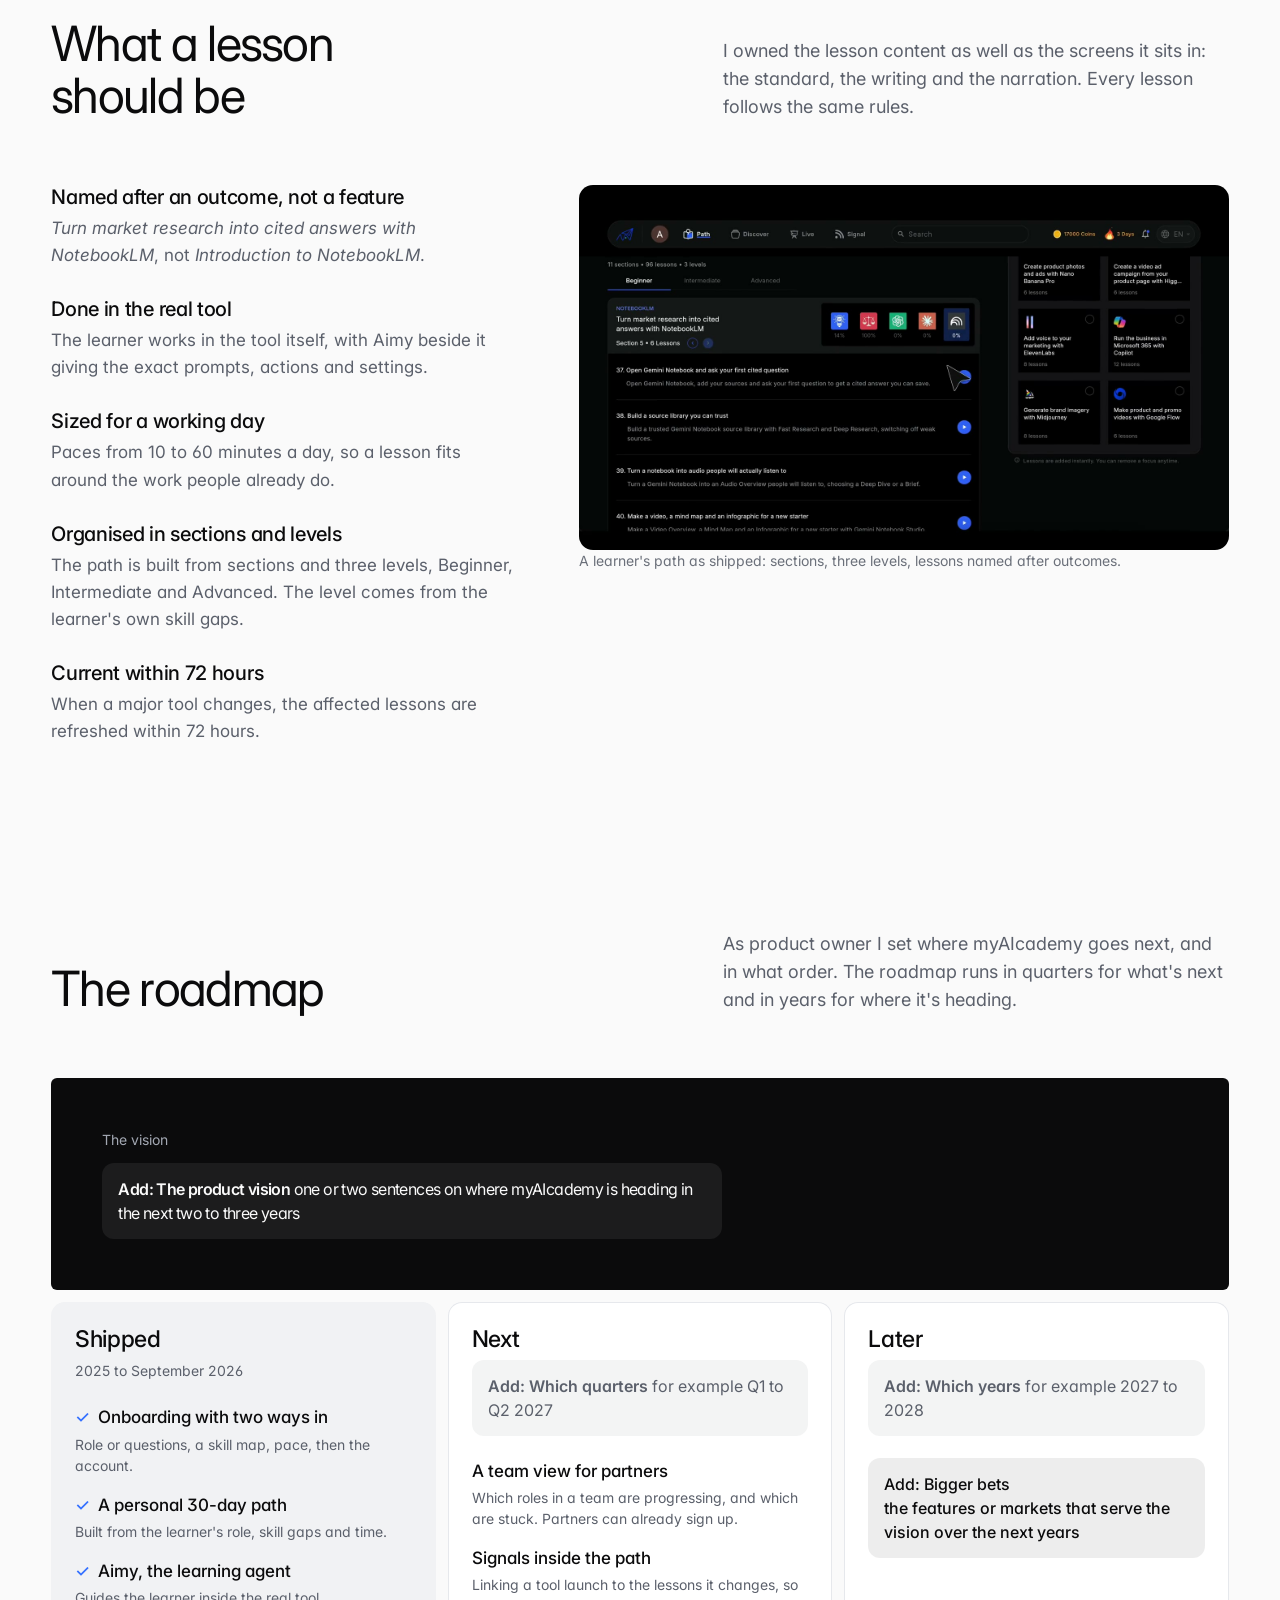
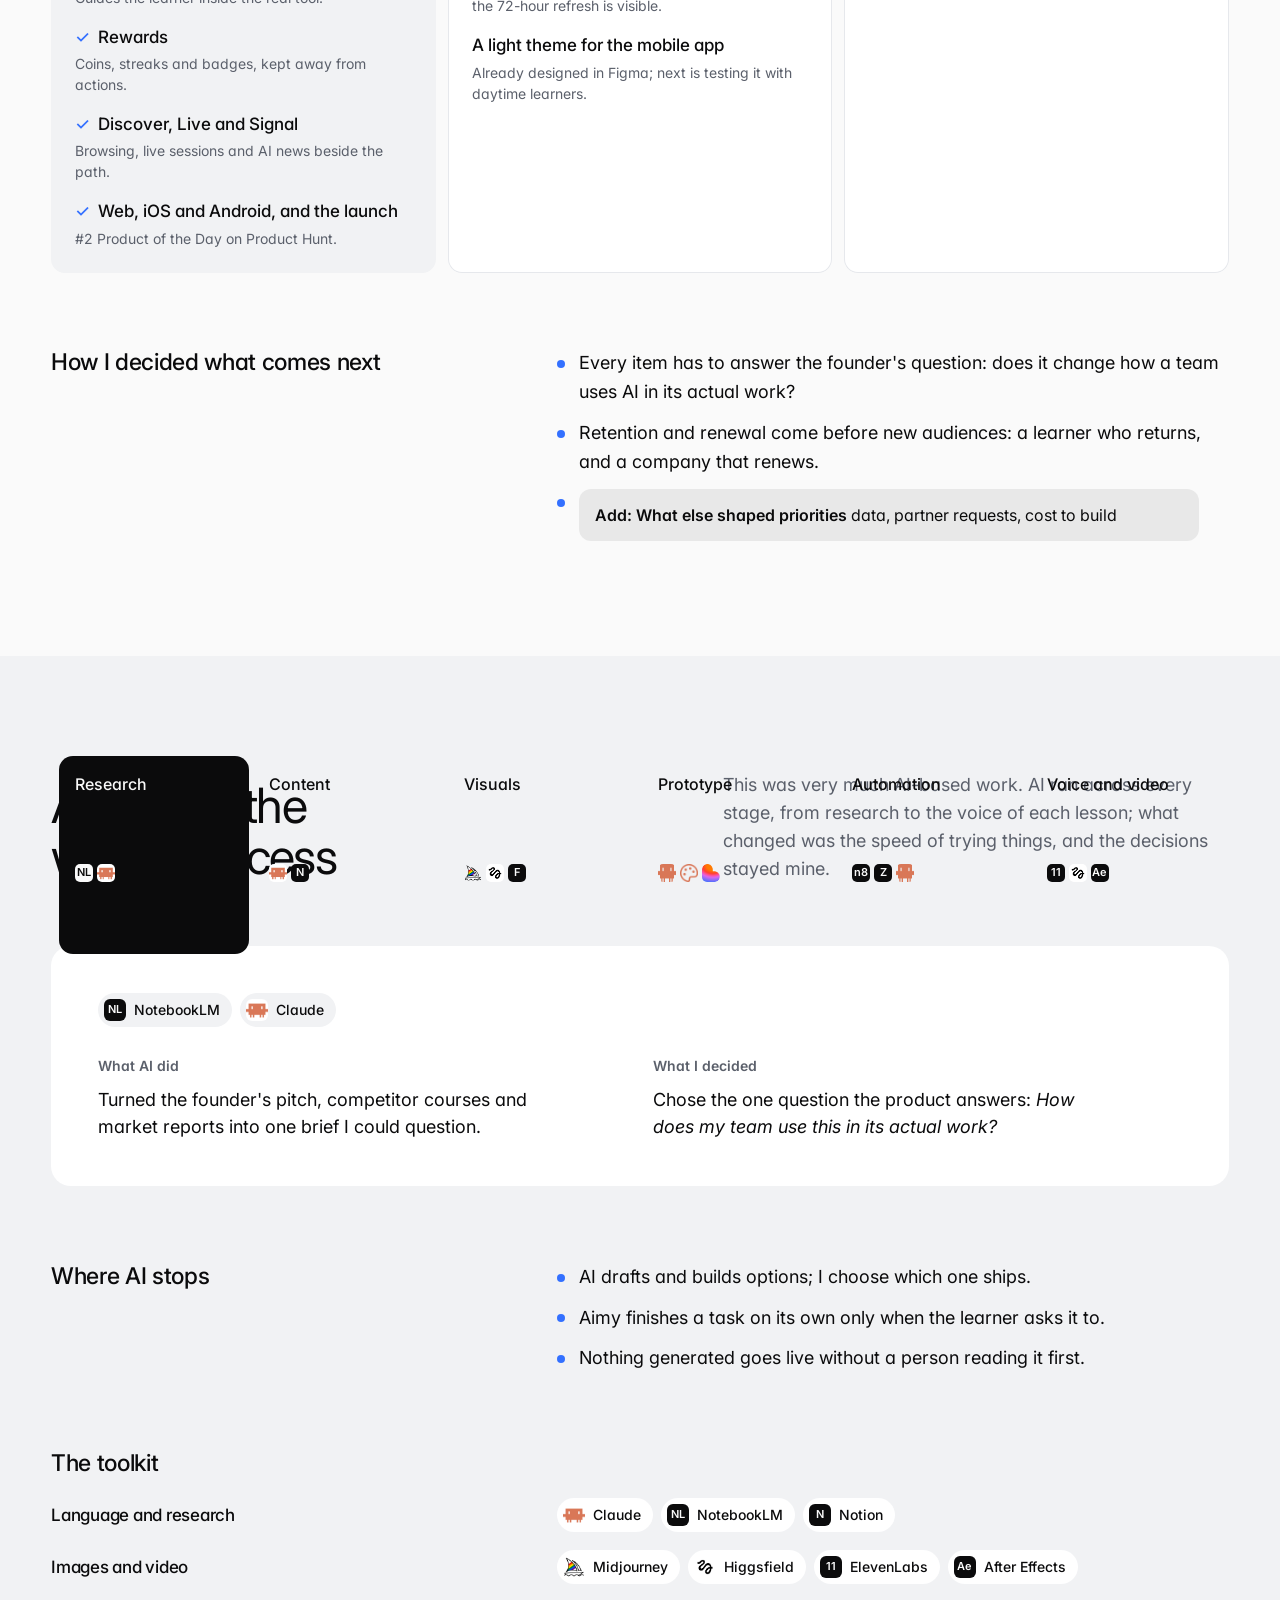
<file: case-studies/myaicademy/index.html>
<!doctype html>
<html lang="en" style="--accent: #3370ff; --accent-ink: #ffffff">
<head>
<meta charset="utf-8">
<meta name="viewport" content="width=device-width, initial-scale=1">
<title>myAIcademy: an AI course that starts with your job | Ashfaq Imran</title>
<meta name="description" content="How Ashfaq Imran, Head of Product Design and product owner, led myAIcademy end to end: vision and roadmap, features, lesson content, onboarding, the learning path and Aimy.">
<meta property="og:title" content="myAIcademy: an AI course that starts with your job, not the tool">
<meta property="og:description" content="How Ashfaq Imran, Head of Product Design and product owner, led myAIcademy end to end: vision and roadmap, features, lesson content, onboarding, the learning path and Aimy.">
<meta property="og:image" content="../../assets/posters/p5.webp">
<link rel="preconnect" href="https://fonts.googleapis.com">
<link rel="preconnect" href="https://fonts.gstatic.com" crossorigin>
<link href="https://fonts.googleapis.com/css2?family=Inter:wght@300;400;500;600&display=swap" rel="stylesheet">
<script>document.documentElement.classList.add('js');try{localStorage.removeItem('cs-read')}catch(e){}</script>
<link rel="stylesheet" href="../_shared/guide.css">
</head>
<body>
<a class="skip" href="#main">Skip to the case study</a>
<a class="wordmark" href="../../index.html">Ashfaq Imran</a>
<header class="bar">
  <nav aria-label="Sections">
    <a href="../../index.html#story"><svg class="nav-ic" viewBox="0 0 24 24" aria-hidden="true"><circle cx="12" cy="8" r="3.5"/><path d="M5 20c.8-3.6 3.6-5.5 7-5.5s6.2 1.9 7 5.5"/></svg><span>Story</span></a>
    <a href="../../index.html#work" class="is-on" aria-current="page"><svg class="nav-ic" viewBox="0 0 24 24" aria-hidden="true"><rect x="3.5" y="7" width="17" height="12.5" rx="2"/><path d="M9 7V5.5A1.5 1.5 0 0 1 10.5 4h3A1.5 1.5 0 0 1 15 5.5V7M3.5 12.5h17"/></svg><span>Work</span></a>
    <a href="../../index.html#road"><svg class="nav-ic" viewBox="0 0 24 24" aria-hidden="true"><circle cx="6" cy="18" r="2"/><circle cx="18" cy="6" r="2"/><path d="M8 18h7a3.5 3.5 0 0 0 0-7H9a3.5 3.5 0 0 1 0-7h7"/></svg><span>Path</span></a>
    <a href="../../index.html#kit"><svg class="nav-ic" viewBox="0 0 24 24" aria-hidden="true"><path d="M4 9.5h16v9a1.5 1.5 0 0 1-1.5 1.5h-13A1.5 1.5 0 0 1 4 18.5z"/><path d="M8.5 9.5V7a1.5 1.5 0 0 1 1.5-1.5h4A1.5 1.5 0 0 1 15.5 7v2.5M4 13.5h16M10.5 13.5v2h3v-2"/></svg><span>Kit</span></a>
  </nav>
  <a class="hello" href="../../index.html#contact" aria-label="Say hello"><span>Say hello</span> <svg viewBox="0 0 20 20" aria-hidden="true"><path d="M3 5h14v10H3z M3 5l7 6 7-6"/></svg></a>
</header>
<main id="main">
<section class="hero" aria-labelledby="hero-h">
  <div class="cover"><div class="wrap cover-in">
    <h1 id="hero-h" class="h1-name" aria-label="myAIcademy" style="--n:10"><span aria-hidden="true" style="--k:0">m</span><span aria-hidden="true" style="--k:1">y</span><span aria-hidden="true" style="--k:2">A</span><span aria-hidden="true" style="--k:3">I</span><span aria-hidden="true" style="--k:4">c</span><span aria-hidden="true" style="--k:5">a</span><span aria-hidden="true" style="--k:6">d</span><span aria-hidden="true" style="--k:7">e</span><span aria-hidden="true" style="--k:8">m</span><span aria-hidden="true" style="--k:9">y</span></h1>
    <div class="cover-row">
      <p class="h1-line">An AI course that starts with your job, not the tool.</p>
      <div class="cover-side">
        <p class="dek">As Head of Product Design and the product owner, I led myAIcademy end to end: the vision and roadmap, the web and mobile apps and the website, the lesson content and its narration, the automations behind it, and the brand&#x27;s graphics and video.</p>
        <p class="hero-btns"><a class="btn btn--cover" href="#overview">Read the case study</a><a class="btn btn--cover-ghost" href="mailto:ar.ashfaqimran96@gmail.com?subject=About%20the%20myAIcademy%20case%20study">Email me</a></p>
      </div>
    </div>
  </div></div>
  <div class="wrap stage"><div class="stage-in"><figure class="hero-media"><div class="screen"><video src="film/clip-dashboard.mp4" poster="film/end-dashboard.jpg" autoplay muted loop playsinline preload="auto" aria-label="A screen recording of a learner&#x27;s path in the myAIcademy web app" width="1600" height="900"></video></div></figure></div><p class="hero-cap">Where onboarding ends: the learner&#x27;s own path, with the tools for their role. A real recording of the web app.</p></div>
  <div class="wrap"><dl class="hero-facts"><div><dt>My role</dt><dd>Head of Product Design and Product Owner</dd></div><div><dt>Timeline</dt><dd>2025 to now</dd></div><div><dt>Platforms</dt><dd>Web, iOS and Android</dd></div><div><dt>Launch</dt><dd>#2 Product of the Day, Product Hunt, September 2026</dd></div></dl></div>
</section>
<section class="sec" id="overview" aria-labelledby="overview-h"><div class="wrap"><div class="ov-top"><h2 id="overview-h" class="rise">Overview</h2><blockquote class="hook rise"><p>“How does my team use this in its actual work?”</p></blockquote></div><div class="ov-cols"><div class="rise"><h3>Challenge</h3><p>Make one AI course that 26 different roles each recognise as being about their own job, and keep it current when tools change every week.</p></div><div class="rise"><h3>Approach</h3><p>I set the product direction and owned it through to the screens: the roadmap, the features, the lesson standard and the design. The learner&#x27;s role and skill gaps build the plan, and the account comes last.</p></div><div class="rise"><h3>Outcome</h3><p>Launched September 2026, #2 Product of the Day on Product Hunt, with more than 20,000 leaders on the platform.</p></div></div><div class="owned"><h3 class="owned-h rise">What I owned</h3><ul class="owned-list"><li class="rise"><h3>Vision and roadmap</h3><p>Where the product goes, quarter by quarter and year by year.</p></li><li class="rise"><h3>Product design</h3><p>The web app, the mobile app and the website, end to end.</p></li><li class="rise"><h3>Lesson content</h3><p>What a lesson is, plus writing and narrating the content.</p></li><li class="rise"><h3>Automation</h3><p>The lesson pipeline, email automations and more, built with AI.</p></li><li class="rise"><h3>Brand and media</h3><p>Graphics, social media posts and video editing.</p></li></ul></div><dl class="figures" aria-label="Results"><div class="rise"><dt>20,000+</dt><dd>leaders on the platform, as myaicademy.com states it</dd></div><div class="rise"><dt>#2</dt><dd>Product of the Day on Product Hunt, September 2026</dd></div><div class="rise"><dt>72h</dt><dd>to refresh a path after a major tool change</dd></div><div class="rise"><dt>4.3</dt><dd>rating on Trustpilot</dd></div></dl><p class="source rise">Public sources, October 2026: myaicademy.com, the Product Hunt launch page, the App Store and Google Play listings, Trustpilot. Screens: recordings of the live web app and the project&#x27;s Figma file.</p></div></section>
<section class="sec sec--thinking" id="thinking" aria-labelledby="thinking-h"><div class="wrap"><div class="split-head"><h2 id="thinking-h" class="rise">How I thought about it</h2><p class="lead rise">Pick a lens to see where each kind of thinking shaped the product. The page marks every moment, and you can step through them.</p></div><ul class="lenses"><li class="rise"><button class="lens-card" type="button" data-lens-set="product" aria-pressed="false"><span class="lc-name">Product thinking</span><span class="lc-line"><span class="draft">As product owner: the roadmap, the order of features, what onboarding asks first, and what Aimy may do alone.</span></span><span class="lc-count">11 moments on this page</span></button></li><li class="rise"><button class="lens-card" type="button" data-lens-set="content" aria-pressed="false"><span class="lc-name">Content thinking</span><span class="lc-line"><span class="draft">The standard every lesson follows, and every label written so a choice feels safe: <em>Two ways in. Both end with a plan made for you.</em></span></span><span class="lc-count">6 moments on this page</span></button></li><li class="rise"><button class="lens-card" type="button" data-lens-set="analytical" aria-pressed="false"><span class="lc-name">Analytical thinking</span><span class="lc-line"><span class="draft">A market number to frame the problem, skill gaps instead of levels, nine badge directions judged side by side.</span></span><span class="lc-count">6 moments on this page</span></button></li><li class="rise"><button class="lens-card" type="button" data-lens-set="ai" aria-pressed="false"><span class="lc-name">AI fluency</span><span class="lc-line"><span class="draft">An AI agent designed into the product, and AI tools across research, content, prototyping and automation.</span></span><span class="lc-count">5 moments on this page</span></button></li></ul></div></section>
<section class="sec" id="problem" aria-labelledby="problem-h"><div class="wrap"><div class="problem" data-lens="analytical product"><div class="problem-left"><div class="figure rise"><p class="big" aria-hidden="true">80%</p><p class="figure-cap"><span class="sr">80% </span>of organisations that bought AI for everyone still report <strong>no material earnings impact</strong>. McKinsey, 2025, as quoted in the founder&#x27;s pitch.</p></div></div><div class="problem-right"><h2 id="problem-h" class="rise">Licences bought. Work unchanged.</h2><div class="rise"><p>The training that came with the licences teaches the tool: what ChatGPT can do, how to write a prompt. <span class="draft">It doesn&#x27;t teach a finance lead to close the month faster, or a designer to brief Midjourney for a real campaign.</span></p><p><span class="draft">So people finish the course, go back to their desk and work the old way. For myAIcademy that means a learner who doesn&#x27;t come back, and a company that doesn&#x27;t renew.</span></p></div><p class="lens-note" data-for="analytical"><b>Analytical thinking</b> <span class="draft">Framed with a market number, not an opinion: 80% of organisations see no earnings impact.</span></p><p class="lens-note" data-for="product"><b>Product thinking</b> <span class="draft">Stated as a business risk, a learner who doesn&#x27;t return and a company that doesn&#x27;t renew, not as a missing feature.</span></p></div></div></div></section>
<section class="sec sec--night sec--journey" id="journey" aria-labelledby="journey-h"><div class="wrap"><div class="split-head"><h2 id="journey-h" class="rise">Meera&#x27;s first five minutes</h2><p class="lead rise"><span class="draft">Meera is a creative professional who has tried AI tools but never used them on real work. The screen holds still while her answers pass beside it; each recording of the live onboarding plays once, then the numbers mark what I designed and why.</span></p></div><div class="steps"><figure class="steps-media"><div class="frame"><div class="shot shot-live is-on" data-shot="0"><video src="film/clip-begin.mp4" poster="film/end-begin.jpg" muted playsinline preload="auto" aria-label="The onboarding screen asking how you would like to begin, with two choice cards" width="1600" height="900"></video><div class="pins"><span class="pin" style="--x:38%;--y:56%" aria-hidden="true">1</span><span class="pin" style="--x:50%;--y:42%" aria-hidden="true">2</span><span class="pin" style="--x:50%;--y:85%" aria-hidden="true">3</span></div></div><div class="shot shot-live" data-shot="1"><video src="film/clip-role.mp4" poster="film/end-role.jpg" muted playsinline preload="none" aria-label="The role screen with 26 roles shown as chips" width="1600" height="900"></video><div class="pins"><span class="pin" style="--x:50%;--y:12%" aria-hidden="true">1</span><span class="pin" style="--x:50%;--y:38%" aria-hidden="true">2</span><span class="pin" style="--x:62%;--y:60%" aria-hidden="true">3</span><span class="pin" style="--x:41%;--y:77%" aria-hidden="true">4</span></div></div><div class="shot shot-live" data-shot="2"><video src="film/clip-skills.mp4" poster="film/end-skills.jpg" muted playsinline preload="none" aria-label="The skill map with a Now and a Goal handle on four skills" width="1600" height="900"></video><div class="pins"><span class="pin" style="--x:23%;--y:32%" aria-hidden="true">1</span><span class="pin" style="--x:35%;--y:38%" aria-hidden="true">2</span><span class="pin" style="--x:80%;--y:38%" aria-hidden="true">3</span></div></div><div class="shot shot-live" data-shot="3"><video src="film/clip-pace.mp4" poster="film/end-pace.jpg" muted playsinline preload="none" aria-label="The learning pace screen with four cards from 10 to 60 minutes a day" width="1600" height="900"></video><div class="pins"><span class="pin" style="--x:50%;--y:49%" aria-hidden="true">1</span><span class="pin" style="--x:32%;--y:62%" aria-hidden="true">2</span><span class="pin" style="--x:68%;--y:62%" aria-hidden="true">3</span></div></div><div class="shot shot-live" data-shot="4"><video src="film/clip-journey.mp4" poster="film/end-journey.jpg" muted playsinline preload="none" aria-label="The 30-day journey screen with three stages along a curved path" width="1600" height="900"></video><div class="pins"><span class="pin" style="--x:26%;--y:44%" aria-hidden="true">1</span><span class="pin" style="--x:49%;--y:31%" aria-hidden="true">2</span><span class="pin" style="--x:64%;--y:12%" aria-hidden="true">3</span><span class="pin" style="--x:50%;--y:80%" aria-hidden="true">4</span></div></div><div class="shot shot-live" data-shot="5"><video src="film/clip-signup.mp4" poster="film/end-signup.jpg" muted playsinline preload="none" aria-label="The account screen: Individual or Partner, three fields, Google and Apple sign-in" width="1600" height="900"></video><div class="pins"><span class="pin" style="--x:50%;--y:29%" aria-hidden="true">1</span><span class="pin" style="--x:50%;--y:39%" aria-hidden="true">2</span><span class="pin" style="--x:50%;--y:84%" aria-hidden="true">3</span></div></div><div class="shot shot-live" data-shot="6"><video src="film/clip-dashboard.mp4" poster="film/end-dashboard.jpg" muted playsinline preload="none" aria-label="The learner&#x27;s path in the web app, with tool progress and numbered lessons" width="1600" height="900"></video><div class="pins"><span class="pin" style="--x:27%;--y:13%" aria-hidden="true">1</span><span class="pin" style="--x:79%;--y:13%" aria-hidden="true">2</span><span class="pin" style="--x:49%;--y:38%" aria-hidden="true">3</span><span class="pin" style="--x:30%;--y:51%" aria-hidden="true">4</span></div></div></div><figcaption><span class="segs" aria-hidden="true"><i class="on"></i><i></i><i></i><i></i><i></i><i></i><i></i></span><button class="replay" type="button">Replay</button></figcaption></figure><ol class="steps-list" aria-label="The steps of the journey"><li class="step is-active" data-step="0" data-lens="product content"><h3>She chooses how to start</h3><p class="thought"><span class="draft">Meera knows her job well and AI barely. A quiz would feel like an exam, so she picks <em>Tell me your role</em>.</span></p><ol class="notes"><li><b>Two ways in</b> <span>Tell me your role, or answer a few questions. The first screen asks how, not who.</span></li><li><b>A line of reassurance</b> <span><em>Two ways in. Both end with a plan made for you.</em></span></li><li><b>One place for Continue</b> <span><span class="draft">The button sits in the same spot on every step, so the thumb learns where it is.</span></span></li></ol><p class="lens-note" data-for="product"><b>Product thinking</b> <span class="draft">Two routes, so someone who knows their job and someone who knows their gaps both get a fast start.</span></p><p class="lens-note" data-for="content"><b>Content thinking</b> <span class="draft">One line of reassurance removes the fear of picking the wrong route.</span></p></li><li class="step" data-step="1" data-lens="content"><h3>She finds herself in the list</h3><p class="thought">Twenty-six roles, all one tap away, with a search field above them. <span class="draft">Meera taps <em>Creative Professional</em> without scrolling.</span></p><ol class="notes"><li><b>The steps left</b> <span>Four segments at the top count down the questions.</span></li><li><b>Search above the list</b> <span>For anyone whose title isn&#x27;t a chip.</span></li><li><b>Every role is a chip</b> <span>No dropdown to open: 26 roles, from Teacher to Forward Deployed Engineer.</span></li><li><b>Just Exploring</b> <span><span class="draft">A way in for someone who isn&#x27;t working yet, or would rather not say.</span></span></li></ol><p class="lens-note" data-for="content"><b>Content thinking</b> <span class="draft">Twenty-six roles written the way people describe themselves, not as a taxonomy.</span></p></li><li class="step" data-step="2" data-lens="analytical"><h3>She marks now and goal on each skill</h3><p class="thought"><span class="draft">She has tried Midjourney but never written copy with AI. She drags <em>Now</em> and <em>Goal</em> separately on each skill.</span></p><ol class="notes"><li><b>Skills for her role</b> <span>Generative Visuals, AI Copywriting, Creative Ideation and AI Design Tools.</span></li><li><b>Now</b> <span>Where she is today, on a five-step scale.</span></li><li><b>Goal</b> <span>Where she wants to get to. The blue gap is what the path will teach.</span></li></ol><p class="lens-note" data-for="analytical"><b>Analytical thinking</b> <span class="draft">Two points per skill turn a vague level into a measurable gap, and the gap becomes the plan.</span></p></li><li class="step" data-step="3" data-lens="content"><h3>She says how much time she has</h3><p class="thought"><span class="draft">One step earlier she said afternoons suit her. Now she picks sixty minutes a day; the card calls it <em>Committed</em>, not <em>Hard</em>.</span></p><ol class="notes"><li><b>Her answer, echoed</b> <span>The field above repeats her choice, and takes a typed answer too.</span></li><li><b>Four paces, named kindly</b> <span><em>Casual Pace</em>, <em>Steady Learner</em>, <em>Balanced</em>, <em>Committed</em>.</span></li><li><b>The same choice card</b> <span>Illustration top right, title, one line, blue when picked.</span></li></ol><p class="lens-note" data-for="content"><b>Content thinking</b> <span class="draft">Paces named kindly: <em>Committed</em>, not <em>Hard</em>.</span></p></li><li class="step" data-step="4"><h3>She sees how it fits into a month</h3><p class="thought"><span class="draft">This is when the plan stops being abstract: three stages over 30 days, each named after her kind of work.</span></p><ol class="notes"><li><b>Days 1 to 7</b> <span><em>AI Creative Kickstart</em>: quick visuals and text for projects.</span></li><li><b>Days 8 to 15</b> <span><em>Integrated Creative Workflow</em>.</span></li><li><b>Days 16 to 30</b> <span><em>End-to-End AI Creativity</em>.</span></li><li><b>Why it&#x27;s worth it</b> <span><em>Small steps that fit around the work you already do.</em></span></li></ol></li><li class="step" data-step="5" data-lens="product"><h3>Only now does she make an account</h3><p class="thought"><span class="draft">She has seen her path, her tools and her month. An email address now feels like a fair trade.</span></p><ol class="notes"><li><b>Last step, said plainly</b> <span><em>Last step! Set up your account and your learning begins.</em></span></li><li><b>Individual or Partner</b> <span>Teams and partners sign up on the same screen.</span></li><li><b>Google or Apple</b> <span>One tap for anyone who would rather not type.</span></li></ol><p class="lens-note" data-for="product"><b>Product thinking</b> <span class="draft">Sign-up placed after the value is shown, so the form reads as the way to keep the plan.</span></p></li><li class="step" data-step="6" data-lens="content ai"><h3>Her path is waiting</h3><p class="thought"><span class="draft">The first thing she sees is her own path: a section on her tools, lessons named after outcomes, and a streak to keep.</span></p><ol class="notes"><li><b>Path, Discover, Live, Signal</b> <span>Four places in one bar.</span></li><li><b>Coins and a streak</b> <span>Rewards sit top right, in amber, away from anything you have to do.</span></li><li><b>Tools with progress</b> <span>Each tool in the section shows how far she has got.</span></li><li><b>Lessons named after outcomes</b> <span><em>Turn market research into cited answers with NotebookLM.</em></span></li></ol><p class="lens-note" data-for="content"><b>Content thinking</b> <span class="draft">Lessons named after outcomes, such as <em>Turn market research into cited answers with NotebookLM</em>.</span></p><p class="lens-note" data-for="ai"><b>AI fluency</b> <span class="draft">The path is assembled from the learner&#x27;s own role, skills and pace.</span></p></li></ol></div></div></section>
<section class="sec" id="decisions" aria-labelledby="decisions-h"><div class="wrap"><div class="split-head"><h2 id="decisions-h" class="rise">Four decisions</h2><p class="lead rise">Each started as a choice between options that all looked reasonable. Here is what I weighed and what it cost.</p></div><div class="ds-list"><article class="ds" id="d1" aria-labelledby="d1-h" data-lens="product content"><div class="ds-head"><h3 id="d1-h" class="rise">Ask how to begin, not who you are</h3><p class="ds-hook rise"><span class="draft">Some people arrive knowing their job and nothing about AI. Others can&#x27;t name the skills they want. One onboarding couldn&#x27;t serve both.</span></p></div><ul class="options rise" aria-label="The options"><li class="option"><span class="opt-tag">Option A</span><b>One questionnaire for everyone</b><span><span class="draft">Thorough, but slow for someone who already knows their role, and every extra question loses people.</span></span></li><li class="option"><span class="opt-tag">Option B</span><b>Role only</b><span><span class="draft">Fast, but a role says little about what you already know or want to reach.</span></span></li><li class="option chosen"><span class="opt-tag">Chosen</span><b>Two ways in, both ending with a plan</b><span><em>Tell me your role</em> reads the job and maps the skills; <em>Answer a few questions</em> walks through it step by step.</span></li></ul><div class="ds-body"><div class="ds-why rise"><p><span class="draft">I let people choose their own speed into the product. The cost was designing and maintaining two routes, and the risk was people worrying they had picked the wrong one. That&#x27;s what the line under the question is for: <em>Two ways in. Both end with a plan made for you.</em></span></p><p class="lens-note" data-for="product"><b>Product thinking</b> <span class="draft">Paid for a faster start with a second route to design and maintain.</span></p><p class="lens-note" data-for="content"><b>Content thinking</b> <span class="draft">The reassurance line does the work a tooltip would otherwise do.</span></p></div><figure class="ds-shot rise"><div class="screen"><img class="zoomable" src="film/end-begin.jpg" alt="The final onboarding screen with the two ways in" width="1600" height="900" loading="lazy"></div><figcaption>As shipped.</figcaption></figure></div><details class="ds-more"><summary>Before, what I did, and what happened</summary><div class="ds-more-in"><div><h4>Before</h4><div class="todo-wrap"><span class="todo"><b>Add: What onboarding looked like before</b> the first version of this flow, or the pattern you started from, such as one long questionnaire</span></div><figure><div class="slot" role="img" aria-label="Placeholder: The earlier onboarding, before the two ways in"><b>Screenshot to add</b><span>The earlier onboarding, before the two ways in</span></div></figure></div><div><h4>What I did</h4><ul class="actions"><li>Two large choice cards, each with its own illustration, so the choice reads at a glance</li><li>One line of reassurance under the question, so neither route feels like the wrong one</li><li><span class="draft">The role route goes straight to the role list; the question route adds goal, skill map, time and pace</span></li></ul></div><div><h4>What happened</h4><div class="todo-wrap"><span class="todo"><b>Add: What happened</b> onboarding completion by route, or what people said in testing. If you have no number, describe what you observed.</span></div></div></div></details></article><article class="ds" id="d2" aria-labelledby="d2-h" data-lens="analytical product"><div class="ds-head"><h3 id="d2-h" class="rise">Two points on every skill, not one level</h3><p class="ds-hook rise"><span class="draft">“Beginner” is true of most people for some AI skills and false for others. One level would have sent a designer who already uses Midjourney back to lesson one.</span></p></div><ul class="options rise" aria-label="The options"><li class="option"><span class="opt-tag">Option A</span><b>One overall level</b><span><span class="draft">Quick to answer, but it flattens uneven skills into one number.</span></span></li><li class="option"><span class="opt-tag">Option B</span><b>Current level per skill</b><span><span class="draft">Accurate today, but it says nothing about how far the learner wants to go.</span></span></li><li class="option chosen"><span class="opt-tag">Chosen</span><b>Now and goal on every skill</b><span>Two handles per slider: where you are and where you want to be. The gap becomes the path.</span></li></ul><div class="ds-body"><div class="ds-why rise"><p><span class="draft">The gap between the two handles is what the path is built from, so the plan skips what you already know and stops where you want to stop. The trade-off is effort: four sliders ask more of you than one tap, so the list is cut to the four skills that matter for the role picked one step earlier.</span></p><p class="lens-note" data-for="analytical"><b>Analytical thinking</b> <span class="draft">Replaced one self-reported level with a gap per skill that the path can measure.</span></p><p class="lens-note" data-for="product"><b>Product thinking</b> <span class="draft">Cut the list to four skills per role, so accuracy didn&#x27;t cost completion.</span></p></div><figure class="ds-shot rise"><div class="screen"><img class="zoomable" src="film/end-skills.jpg" alt="The skill map as shipped, with Now and Goal handles" width="1600" height="900" loading="lazy"></div><figcaption>As shipped.</figcaption></figure></div><details class="ds-more"><summary>Before, what I did, and what happened</summary><div class="ds-more-in"><div><h4>Before</h4><p><span class="draft">The usual pattern is a single question: are you a beginner, intermediate or advanced? It is quick, and it is wrong for anyone whose skills are uneven.</span></p></div><div><h4>What I did</h4><ul class="actions"><li>Four skills, chosen from the role picked on the step before</li><li>A five-step scale on each: Beginner, Novice, Intermediate, Advanced, Expert</li><li>Two labelled handles, <em>Now</em> and <em>Goal</em>, with the gap filled in brand blue</li></ul></div><div><h4>What happened</h4><div class="todo-wrap"><span class="todo"><b>Add: What happened</b> did people understand the two handles first time? Note anything from testing or support.</span></div></div></div></details></article><article class="ds" id="d3" aria-labelledby="d3-h" data-lens="product"><div class="ds-head"><h3 id="d3-h" class="rise">The account comes last</h3><p class="ds-hook rise"><span class="draft">Asking for an email before showing anything asks for trust the product hasn&#x27;t earned yet.</span></p></div><ul class="options rise" aria-label="The options"><li class="option"><span class="opt-tag">Option A</span><b>Sign up first</b><span><span class="draft">The usual pattern, and answers are saved straight away, but people leave before they see what they&#x27;d get.</span></span></li><li class="option"><span class="opt-tag">Option B</span><b>No account, browse freely</b><span><span class="draft">No friction, but the plan can&#x27;t be saved or followed up.</span></span></li><li class="option chosen"><span class="opt-tag">Chosen</span><b>Plan first, then the account</b><span>The questions, then <em>Your path is ready!</em>, the tools and the 30-day journey. Only then <em>You&#x27;re almost there</em>.</span></li></ul><div class="ds-body"><div class="ds-why rise"><p><span class="draft">By the time the form appears, the learner has already seen their own path, so the form reads as the way to keep it. Its headline says what it unlocks: <em>Last step! Set up your account and your learning begins.</em></span></p><p class="lens-note" data-for="product"><b>Product thinking</b> <span class="draft">Moved the ask for trust to the point where the product has earned it.</span></p></div><figure class="ds-shot rise"><div class="screen"><img class="zoomable" src="film/end-signup.jpg" alt="The account screen as shipped" width="1600" height="900" loading="lazy"></div><figcaption>As shipped: the last step, not the first.</figcaption></figure></div><details class="ds-more"><summary>Before, what I did, and what happened</summary><div class="ds-more-in"><div><h4>Before</h4><div class="todo-wrap"><span class="todo"><b>Add: The order before</b> if sign-up used to come first, show that version and where people dropped off</span></div><figure><div class="slot" role="img" aria-label="Placeholder: The earlier order, with sign-up first"><b>Screenshot to add</b><span>The earlier order, with sign-up first</span></div></figure></div><div><h4>What I did</h4><ul class="actions"><li><em>Your path is ready!</em> and <em>Discover what you&#x27;ll learn</em> come before any form</li><li>The 30-day journey shows Days 1 to 7, 8 to 15 and 16 to 30, named for the learner&#x27;s role</li><li>The form itself: Individual or Partner, three fields, Google and Apple sign-in</li></ul></div><div><h4>What happened</h4><div class="todo-wrap"><span class="todo"><b>Add: What happened</b> sign-up rate after the change, or what you saw in testing</span></div></div></div></details></article><article class="ds" id="d4" aria-labelledby="d4-h" data-lens="ai product"><div class="ds-head"><h3 id="d4-h" class="rise">Aimy works inside the real tool</h3><p class="ds-hook rise">The positioning slide says it plainly: others teach the tool; myAIcademy proves the work got done. <span class="draft">A chat window beside a lesson is still a classroom.</span></p></div><ul class="options rise" aria-label="The options"><li class="option"><span class="opt-tag">Option A</span><b>A chatbot inside the lessons</b><span><span class="draft">Familiar, but the learner still has to carry the answer across to the real tool.</span></span></li><li class="option"><span class="opt-tag">Option B</span><b>Click-by-click overlays</b><span><span class="draft">Gets the task done, but nobody learns why, so they need the overlay next time too.</span></span></li><li class="option chosen"><span class="opt-tag">Chosen</span><b>An agent that works inside the real tool</b><span>Tell Aimy your goal; she turns it into a workflow and guides you inside the tool, with the exact prompts, actions and settings.</span></li></ul><div class="ds-body"><div class="ds-why rise"><p><span class="draft">Aimy keeps both outcomes in view: the task gets finished, and each step says why, so next time you need her less. <em>Let Aimy finish the rest</em> is there for the day when shipping matters more than learning.</span></p><p class="lens-note" data-for="ai"><b>AI fluency</b> <span class="draft">Designed an agent that works inside the real tool, and decided where its autonomy stops.</span></p><p class="lens-note" data-for="product"><b>Product thinking</b> <span class="draft">Positioned against course platforms, vendor academies and click-guides at once.</span></p></div><figure class="ds-shot rise"><div class="screen"><img class="zoomable" src="img/aimy-panel.webp" alt="Aimy open as a panel beside a tool, on step 2 of 6" width="1400" height="824" loading="lazy"></div><figcaption>As shipped: Aimy, step 2 of 6, inside the tool.</figcaption></figure></div><details class="ds-more"><summary>Before, what I did, and what happened</summary><div class="ds-more-in"><div><h4>Before</h4><p>Course platforms like Coursera and Udemy teach broadly. Vendor academies teach one tool. WalkMe and Whatfix guide clicks without teaching anything.</p><figure><div class="screen"><img class="zoomable" src="img/slide-position.webp" alt="Pitch slide comparing course platforms, vendor academies, digital adoption tools and myAIcademy" width="2000" height="1124" loading="lazy"></div></figure></div><div><h4>What I did</h4><ul class="actions"><li>Steps counted as <em>Step 2 of 6</em>, with a progress line, in a panel docked beside the tool</li><li>A <em>Copy</em> button on the exact text to paste, so nothing gets retyped</li><li>A <em>Learn</em> switch and <em>Change goal</em>, so the learner decides how much teaching they want</li><li><em>Let Aimy finish the rest</em>, for when the task matters more than the lesson</li></ul></div><div><h4>What happened</h4><p>Aimy got its own slide in the Product Hunt launch. <span class="todo"><b>Add: Usage</b> how many learners open Aimy, or what they said about it</span></p></div></div></details></article></div></div></section>
<section class="sec" id="lessons" aria-labelledby="lessons-h"><div class="wrap"><div class="split-head"><h2 id="lessons-h" class="rise">What a lesson should be</h2><p class="lead rise">I owned the lesson content as well as the screens it sits in: the standard, the writing and the narration. Every lesson follows the same rules.</p></div><div class="lessons"><ul class="lesson-rules"><li class="rise" data-lens="content"><h3>Named after an outcome, not a feature</h3><p><em>Turn market research into cited answers with NotebookLM</em>, not <em>Introduction to NotebookLM</em>.</p><p class="lens-note" data-for="content"><b>Content thinking</b> <span class="draft">A title that names the result tells a learner why to start it.</span></p></li><li class="rise" data-lens="product"><h3>Done in the real tool</h3><p>The learner works in the tool itself, with Aimy beside it giving the exact prompts, actions and settings.</p><p class="lens-note" data-for="product"><b>Product thinking</b> <span class="draft">Learning and doing happen in one place, so the lesson leaves real work behind.</span></p></li><li class="rise"><h3>Sized for a working day</h3><p>Paces from 10 to 60 minutes a day, so a lesson fits around the work people already do.</p></li><li class="rise" data-lens="analytical"><h3>Organised in sections and levels</h3><p>The path is built from sections and three levels, Beginner, Intermediate and Advanced. <span class="draft">The level comes from the learner&#x27;s own skill gaps.</span></p><p class="lens-note" data-for="analytical"><b>Analytical thinking</b> <span class="draft">Levels come from the gap between <em>Now</em> and <em>Goal</em> on each skill, not from a single self-rating.</span></p></li><li class="rise" data-lens="ai"><h3>Current within 72 hours</h3><p>When a major tool changes, the affected lessons are refreshed within 72 hours.</p><p class="lens-note" data-for="ai"><b>AI fluency</b> Kept current by the lesson pipeline I built: scans pick the lesson, then screenshots, illustrations and an ElevenLabs voice are added.</p></li></ul><figure class="lessons-fig rise"><div class="screen"><img class="zoomable" src="film/end-dashboard.jpg" alt="A learner&#x27;s path: sections, levels and lessons named after outcomes, with tool progress" width="1600" height="900" loading="lazy"></div><figcaption>A learner&#x27;s path as shipped: sections, three levels, lessons named after outcomes.</figcaption></figure></div></div></section>
<section class="sec" id="roadmap" aria-labelledby="roadmap-h"><div class="wrap"><div class="split-head"><h2 id="roadmap-h" class="rise">The roadmap</h2><p class="lead rise">As product owner I set where myAIcademy goes next, and in what order. The roadmap runs in quarters for what&#x27;s next and in years for where it&#x27;s heading.</p></div><div class="vision rise" data-lens="product"><p class="vision-k">The vision</p><p class="vision-t"><span class="todo"><b>Add: The product vision</b> one or two sentences on where myAIcademy is heading in the next two to three years</span></p><p class="lens-note" data-for="product"><b>Product thinking</b> <span class="draft">One direction that every quarter&#x27;s plan has to serve.</span></p></div><div class="horizons"><div class="horizon rise horizon--shipped"><h3>Shipped</h3><p class="hz-when">2025 to September 2026</p><ul><li><b>Onboarding with two ways in</b><p>Role or questions, a skill map, pace, then the account.</p></li><li><b>A personal 30-day path</b><p>Built from the learner&#x27;s role, skill gaps and time.</p></li><li data-lens="product"><b>Aimy, the learning agent</b><p>Guides the learner inside the real tool.</p><p class="lens-note" data-for="product"><b>Product thinking</b> <span class="draft">The feature that sets the product apart from course platforms and click-guides.</span></p></li><li><b>Rewards</b><p>Coins, streaks and badges, kept away from actions.</p></li><li><b>Discover, Live and Signal</b><p><span class="draft">Browsing, live sessions and AI news beside the path.</span></p></li><li><b>Web, iOS and Android, and the launch</b><p>#2 Product of the Day on Product Hunt.</p></li></ul></div><div class="horizon rise horizon--next"><h3>Next</h3><p class="hz-when"><span class="todo"><b>Add: Which quarters</b> for example Q1 to Q2 2027</span></p><ul><li data-lens="product"><b><span class="draft">A team view for partners</span></b><p><span class="draft">Which roles in a team are progressing, and which are stuck. Partners can already sign up.</span></p><p class="lens-note" data-for="product"><b>Product thinking</b> <span class="draft">Turns the Partner sign-up that already exists into a reason for companies to renew.</span></p></li><li><b><span class="draft">Signals inside the path</span></b><p><span class="draft">Linking a tool launch to the lessons it changes, so the 72-hour refresh is visible.</span></p></li><li><b><span class="draft">A light theme for the mobile app</span></b><p><span class="draft">Already designed in Figma; next is testing it with daytime learners.</span></p></li></ul></div><div class="horizon rise horizon--later"><h3>Later</h3><p class="hz-when"><span class="todo"><b>Add: Which years</b> for example 2027 to 2028</span></p><ul><li><b><span class="todo"><b>Add: Bigger bets</b> the features or markets that serve the vision over the next years</span></b></li></ul></div></div><div class="ai-rules"><h3 class="rise">How I decided what comes next</h3><ul><li class="rise"><span class="draft">Every item has to answer the founder&#x27;s question: does it change how a team uses AI in its actual work?</span></li><li class="rise"><span class="draft">Retention and renewal come before new audiences: a learner who returns, and a company that renews.</span></li><li class="rise"><span class="todo"><b>Add: What else shaped priorities</b> data, partner requests, cost to build</span></li></ul></div></div></section>
<section class="sec sec--soft" id="ai" aria-labelledby="ai-h"><div class="wrap"><div class="split-head"><h2 id="ai-h" class="rise">AI across the whole process</h2><p class="lead rise">This was very much AI-based work. AI ran across every stage, from research to the voice of each lesson; what changed was the speed of trying things, and the decisions stayed mine.</p></div><div class="stages rise"><div class="stage-tabs" role="tablist" aria-label="Stages of the work"><button class="stage" type="button" role="tab" id="st0" aria-controls="sp0" aria-selected="true" tabindex="0"><span class="stage-name">Research</span><span class="stage-icons" aria-hidden="true"><span class="mono" aria-hidden="true">NL</span><img src="../../assets/tools/claude-chat.png" alt="" width="18" height="18" loading="lazy"></span></button><button class="stage" type="button" role="tab" id="st1" aria-controls="sp1" aria-selected="false" tabindex="-1"><span class="stage-name">Content</span><span class="stage-icons" aria-hidden="true"><img src="../../assets/tools/claude-chat.png" alt="" width="18" height="18" loading="lazy"><span class="mono" aria-hidden="true">N</span></span></button><button class="stage" type="button" role="tab" id="st2" aria-controls="sp2" aria-selected="false" tabindex="-1"><span class="stage-name">Visuals</span><span class="stage-icons" aria-hidden="true"><img src="../../assets/tools/midjourney.webp" alt="" width="18" height="18" loading="lazy"><img src="../../assets/tools/higgsfield.png" alt="" width="18" height="18" loading="lazy"><span class="mono" aria-hidden="true">F</span></span></button><button class="stage" type="button" role="tab" id="st3" aria-controls="sp3" aria-selected="false" tabindex="-1"><span class="stage-name">Prototype</span><span class="stage-icons" aria-hidden="true"><img src="../../assets/tools/claude-code.png" alt="" width="18" height="18" loading="lazy"><img src="../../assets/tools/claude-design.png" alt="" width="18" height="18" loading="lazy"><img src="../../assets/tools/lovable.webp" alt="" width="18" height="18" loading="lazy"></span></button><button class="stage" type="button" role="tab" id="st4" aria-controls="sp4" aria-selected="false" tabindex="-1"><span class="stage-name">Automation</span><span class="stage-icons" aria-hidden="true"><span class="mono" aria-hidden="true">n8</span><span class="mono" aria-hidden="true">Z</span><img src="../../assets/tools/claude-code.png" alt="" width="18" height="18" loading="lazy"></span></button><button class="stage" type="button" role="tab" id="st5" aria-controls="sp5" aria-selected="false" tabindex="-1"><span class="stage-name">Voice and video</span><span class="stage-icons" aria-hidden="true"><span class="mono" aria-hidden="true">11</span><img src="../../assets/tools/higgsfield.png" alt="" width="18" height="18" loading="lazy"><span class="mono" aria-hidden="true">Ae</span></span></button></div><div class="stage-panel" role="tabpanel" id="sp0" aria-labelledby="st0" data-lens="ai"><ul class="tools" aria-label="Tools"><li class="tool"><span class="mono" aria-hidden="true">NL</span><span>NotebookLM</span></li><li class="tool"><img src="../../assets/tools/claude-chat.png" alt="" width="20" height="20" loading="lazy"><span>Claude</span></li></ul><div class="sp-cols"><div><h4>What AI did</h4><p><span class="draft">Turned the founder&#x27;s pitch, competitor courses and market reports into one brief I could question.</span></p></div><div><h4>What I decided</h4><p><span class="draft">Chose the one question the product answers: <em>How does my team use this in its actual work?</em></span></p></div></div></div><div class="stage-panel" role="tabpanel" id="sp1" aria-labelledby="st1" hidden><ul class="tools" aria-label="Tools"><li class="tool"><img src="../../assets/tools/claude-chat.png" alt="" width="20" height="20" loading="lazy"><span>Claude</span></li><li class="tool"><span class="mono" aria-hidden="true">N</span><span>Notion</span></li></ul><div class="sp-cols"><div><h4>What AI did</h4><p><span class="draft">Drafted the role list, skill names and onboarding microcopy in bulk, so there was always something to react to.</span></p></div><div><h4>What I decided</h4><p>I wrote and narrated lesson content myself. <span class="draft">AI drafted, and I edited every line for tone: <em>Committed</em>, not <em>Hard</em>.</span></p></div></div></div><div class="stage-panel" role="tabpanel" id="sp2" aria-labelledby="st2" hidden><ul class="tools" aria-label="Tools"><li class="tool"><img src="../../assets/tools/midjourney.webp" alt="" width="20" height="20" loading="lazy"><span>Midjourney</span></li><li class="tool"><img src="../../assets/tools/higgsfield.png" alt="" width="20" height="20" loading="lazy"><span>Higgsfield</span></li><li class="tool"><span class="mono" aria-hidden="true">F</span><span>Figma</span></li></ul><div class="sp-cols"><div><h4>What AI did</h4><p>Illustrations for every lesson, plus first drafts of tool artwork for the course cards.</p></div><div><h4>What I decided</h4><p>The graphics for social media posts, and one blue and one typeface so generated art never set the style.</p></div></div></div><div class="stage-panel" role="tabpanel" id="sp3" aria-labelledby="st3" hidden><ul class="tools" aria-label="Tools"><li class="tool"><img src="../../assets/tools/claude-code.png" alt="" width="20" height="20" loading="lazy"><span>Claude Code</span></li><li class="tool"><img src="../../assets/tools/claude-design.png" alt="" width="20" height="20" loading="lazy"><span>Claude Design</span></li><li class="tool"><img src="../../assets/tools/lovable.webp" alt="" width="20" height="20" loading="lazy"><span>Lovable</span></li></ul><div class="sp-cols"><div><h4>What AI did</h4><p>Built each badge direction as a live, animated screen, so all nine could be compared in motion.</p></div><div><h4>What I decided</h4><p><span class="draft">Picked the plainest of nine, then cut it further.</span></p></div></div></div><div class="stage-panel" role="tabpanel" id="sp4" aria-labelledby="st4" hidden><ul class="tools" aria-label="Tools"><li class="tool"><span class="mono" aria-hidden="true">n8</span><span>n8n</span></li><li class="tool"><span class="mono" aria-hidden="true">Z</span><span>Zapier</span></li><li class="tool"><img src="../../assets/tools/claude-code.png" alt="" width="20" height="20" loading="lazy"><span>Claude Code</span></li></ul><div class="sp-cols"><div><h4>What AI did</h4><p>The lesson pipeline runs scans and says which lesson to build, and whether it belongs in a weekly course, the featured course or a persona-based course. Then it gathers the screenshots and illustrations and adds the voice.</p></div><div><h4>What I decided</h4><p>I worked out the logic behind the automations: for lessons, for emails and for much more. <span class="draft">And what the pipeline may publish on its own, and what a person checks first.</span></p></div></div><p class="sp-link"><a href="../lesson-pipeline/index.html">The lesson pipeline case study →</a></p></div><div class="stage-panel" role="tabpanel" id="sp5" aria-labelledby="st5" hidden><ul class="tools" aria-label="Tools"><li class="tool"><span class="mono" aria-hidden="true">11</span><span>ElevenLabs</span></li><li class="tool"><img src="../../assets/tools/higgsfield.png" alt="" width="20" height="20" loading="lazy"><span>Higgsfield</span></li><li class="tool"><span class="mono" aria-hidden="true">Ae</span><span>After Effects</span></li></ul><div class="sp-cols"><div><h4>What AI did</h4><p>Lesson voice-overs put together with ElevenLabs.</p></div><div><h4>What I decided</h4><p>Content narration, and video editing for lessons and social media.</p></div></div></div></div><div class="ai-rules"><h3 class="rise">Where AI stops</h3><ul><li class="rise"><span class="draft">AI drafts and builds options; I choose which one ships.</span></li><li class="rise"><span class="draft">Aimy finishes a task on its own only when the learner asks it to.</span></li><li class="rise"><span class="draft">Nothing generated goes live without a person reading it first.</span></li></ul></div><div class="kit"><h3 class="kit-h rise">The toolkit</h3><div class="kit-grid"><div class="kit-group rise"><h3>Language and research</h3><ul class="tools"><li class="tool"><img src="../../assets/tools/claude-chat.png" alt="" width="20" height="20" loading="lazy"><span>Claude</span></li><li class="tool"><span class="mono" aria-hidden="true">NL</span><span>NotebookLM</span></li><li class="tool"><span class="mono" aria-hidden="true">N</span><span>Notion</span></li></ul></div><div class="kit-group rise"><h3>Images and video</h3><ul class="tools"><li class="tool"><img src="../../assets/tools/midjourney.webp" alt="" width="20" height="20" loading="lazy"><span>Midjourney</span></li><li class="tool"><img src="../../assets/tools/higgsfield.png" alt="" width="20" height="20" loading="lazy"><span>Higgsfield</span></li><li class="tool"><span class="mono" aria-hidden="true">11</span><span>ElevenLabs</span></li><li class="tool"><span class="mono" aria-hidden="true">Ae</span><span>After Effects</span></li></ul></div><div class="kit-group rise"><h3>Design and build</h3><ul class="tools"><li class="tool"><span class="mono" aria-hidden="true">F</span><span>Figma</span></li><li class="tool"><img src="../../assets/tools/claude-design.png" alt="" width="20" height="20" loading="lazy"><span>Claude Design</span></li><li class="tool"><img src="../../assets/tools/claude-code.png" alt="" width="20" height="20" loading="lazy"><span>Claude Code</span></li><li class="tool"><img src="../../assets/tools/lovable.webp" alt="" width="20" height="20" loading="lazy"><span>Lovable</span></li><li class="tool"><span class="mono" aria-hidden="true">R</span><span>Replit</span></li></ul></div><div class="kit-group rise"><h3>Automation</h3><ul class="tools"><li class="tool"><span class="mono" aria-hidden="true">n8</span><span>n8n</span></li><li class="tool"><span class="mono" aria-hidden="true">Z</span><span>Zapier</span></li><li class="tool"><img src="../../assets/tools/claude-cowork.png" alt="" width="20" height="20" loading="lazy"><span>Claude Cowork</span></li></ul></div></div></div><div class="todo-wrap speed rise"><span class="todo"><b>Add: How much faster AI made it</b> one honest comparison, such as nine badge directions in a day rather than a week</span></div></div></section>
<section class="sec" id="iterations" aria-labelledby="iterations-h"><div class="wrap"><div class="split-head"><h2 id="iterations-h" class="rise">Nine badges, one shipped</h2><p class="lead rise">The Speed Learner badge appears when someone finishes three lessons inside 24 hours. I built every direction as a live, animated screen and judged them side by side, three rounds in all.</p></div><div class="rounds rise" data-lens="analytical ai"><div class="round-tabs" role="tablist" aria-label="Rounds"><button type="button" role="tab" id="rt0" aria-controls="rp0" aria-selected="true" tabindex="0">Round 1<span>Three different ideas</span></button><button type="button" role="tab" id="rt1" aria-controls="rp1" aria-selected="false" tabindex="-1">Round 2<span>Centred, Inter Regular, brand blue</span></button><button type="button" role="tab" id="rt2" aria-controls="rp2" aria-selected="false" tabindex="-1">Round 3<span>Down to the minimum</span></button></div><div class="round" role="tabpanel" id="rp0" aria-labelledby="rt0"><p class="round-note">Each one a different reason to care about a badge.</p><div class="round-row"><figure class="kept"><img class="zoomable" src="img/badge-options-0.jpg" alt="A · Quiet" loading="lazy" width="1366" height="768"><figcaption><b>A · Quiet</b><span class="verdict">Kept</span><span>Centred and spare, one white call to action, stats in a single line.</span></figcaption></figure><figure class="dropped"><img class="zoomable" src="img/badge-options-1.jpg" alt="B · Collectible" loading="lazy" width="1366" height="768"><figcaption><b>B · Collectible</b><span class="verdict">Dropped</span><span>The badge as a card you own, tilting under the cursor. <span class="draft">Fun once, but it turned a moment into a toy.</span></span></figcaption></figure><figure class="dropped"><img class="zoomable" src="img/badge-options-2.jpg" alt="C · Editorial" loading="lazy" width="1366" height="768"><figcaption><b>C · Editorial</b><span class="verdict">Dropped</span><span>Split layout with a 24-hour timeline. <span class="draft">The most to read on a screen people want to leave.</span></span></figcaption></figure></div></div><div class="round" role="tabpanel" id="rp1" aria-labelledby="rt1" hidden><p class="round-note">Quiet, taken three ways.</p><div class="round-row"><figure class="kept"><img class="zoomable" src="img/badge-centered-0.jpg" alt="1 · Pure" loading="lazy" width="1366" height="768"><figcaption><b>1 · Pure</b><span class="verdict">Kept</span><span>Badge, name, one line and a single Continue, like the streak screen.</span></figcaption></figure><figure class="dropped"><img class="zoomable" src="img/badge-centered-1.jpg" alt="2 · Stats" loading="lazy" width="1366" height="768"><figcaption><b>2 · Stats</b><span class="verdict">Dropped</span><span>Three quiet numbers and the button pair from the lesson-complete screen. <span class="draft">Numbers nobody asked for.</span></span></figcaption></figure><figure class="dropped"><img class="zoomable" src="img/badge-centered-2.jpg" alt="3 · Timeline" loading="lazy" width="1366" height="768"><figcaption><b>3 · Timeline</b><span class="verdict">Dropped</span><span>One line showing the three lessons across 24 hours. <span class="draft">Clever, but it needed explaining.</span></span></figcaption></figure></div></div><div class="round" role="tabpanel" id="rp2" aria-labelledby="rt2" hidden><p class="round-note">Pure, against two last challengers.</p><div class="round-row"><figure class="kept"><img class="zoomable" src="img/badge-minimal-0.jpg" alt="1 · Pure" loading="lazy" width="1366" height="768"><figcaption><b>1 · Pure</b><span class="verdict">Kept</span><span>Only the badge, the name, one line and one button.</span></figcaption></figure><figure class="dropped"><img class="zoomable" src="img/badge-minimal-1.jpg" alt="2 · Side by side" loading="lazy" width="1366" height="768"><figcaption><b>2 · Side by side</b><span class="verdict">Dropped</span><span>Badge beside left-aligned text on web, so it reads like a statement. <span class="draft">It broke on the phone.</span></span></figcaption></figure><figure class="dropped"><img class="zoomable" src="img/badge-minimal-2.jpg" alt="3 · Timeline" loading="lazy" width="1366" height="768"><figcaption><b>3 · Timeline</b><span class="verdict">Dropped</span><span>Pure plus a single line of the three lessons. <span class="draft">Still one idea too many.</span></span></figcaption></figure></div></div><p class="lens-note" data-for="analytical"><b>Analytical thinking</b> <span class="draft">Nine directions in three rounds, compared side by side in motion rather than as static mock-ups.</span></p><p class="lens-note" data-for="ai"><b>AI fluency</b> <span class="draft">Each direction was built as a live, animated screen with AI, so all nine could be judged as they would really feel.</span></p></div><div class="final"><figure class="rise"><div class="screen"><img class="zoomable" src="img/badge-final.jpg" alt="The shipped Speed Learner badge: Great Job! You earned the badge Epic, progress to the next badge, Continue" width="1366" height="768" loading="lazy"></div></figure><div class="rise"><h3>The plainest one, plus a reason to keep going</h3><p>The shipped screen is one centred component for phone and web: the badge, three short lines and a button. Inter Regular only, brand #3370FF, the title at 24px.</p><p><span class="draft">It kept Pure&#x27;s restraint and swapped the stats for the one number that matters next: how many lessons until the next badge. It matches the streak and lesson-complete screens, so a reward never feels like a different app.</span></p></div></div></div></section>
<section class="sec" id="system" aria-labelledby="system-h"><div class="wrap"><div class="split-head"><h2 id="system-h" class="rise">One blue, one typeface</h2><p class="lead rise">Counted from the Figma file across the web app and the dark mobile theme, not chosen for this page.</p></div><ul class="band rise" data-ui aria-label="The colours"><li style="--c:#3370FF;--k:#fff;--f:4"><b>Brand blue</b><span>#3370FF</span></li><li style="--c:#004CFF;--k:#fff;--f:1"><b>Deep blue</b><span>#004CFF</span></li><li style="--c:#5B8CFF;--k:#fff;--f:1"><b>Blue 400</b><span>#5B8CFF</span></li><li style="--c:#6E99FF;--k:#000;--f:1"><b>Blue 300</b><span>#6E99FF</span></li><li style="--c:#ACC4FF;--k:#000;--f:1"><b>Blue 100</b><span>#ACC4FF</span></li><li style="--c:#000000;--k:#fff;--f:1"><b>Black</b><span>#000000</span></li><li style="--c:#161618;--k:#fff;--f:1"><b>Surface</b><span>#161618</span></li><li style="--c:#1E1E1E;--k:#fff;--f:1"><b>Surface 2</b><span>#1E1E1E</span></li><li style="--c:#757575;--k:#fff;--f:1"><b>Grey</b><span>#757575</span></li><li style="--c:#ACACAC;--k:#000;--f:1"><b>Grey 300</b><span>#ACACAC</span></li><li style="--c:#FEA02C;--k:#000;--f:1"><b>Coins</b><span>#FEA02C</span></li><li style="--c:#FECD3E;--k:#000;--f:1"><b>Streak</b><span>#FECD3E</span></li></ul><div class="sys-cols" data-lens="analytical"><div class="rise"><h3>Colour</h3><p>One blue does every job that matters: the selected card, the slider fill, the main button, the progress bar. Amber and yellow are kept for rewards, coins and streaks, <span class="draft">so they never compete with an action.</span></p><h3>Type: Inter</h3><p>Inter Regular is used about 11,500 times in the file, Medium 4,900, Light and Semi Bold under 900 each, and the badge spec says <em>Inter Regular only</em>. Most text sits at 12 to 16px, <span class="draft">so legibility at small sizes mattered more than personality.</span></p><p class="lens-note" data-for="analytical"><b>Analytical thinking</b> <span class="draft">The system was counted from the Figma file rather than assumed: Inter Regular appears about 11,500 times.</span></p></div><ol class="specimen rise" data-ui aria-label="Type sizes in the product"><li><span>40px · Medium</span><b style="font-size:40px;font-weight:500">Your path is ready!</b></li><li><span>28px · Regular</span><b style="font-size:28px;font-weight:400">How this fits into real life</b></li><li><span>24px · Regular</span><b style="font-size:24px;font-weight:400">Speed Learner</b></li><li><span>20px · Medium</span><b style="font-size:20px;font-weight:500">Tell me your role</b></li><li><span>16px · Regular</span><b style="font-size:16px;font-weight:400">Two ways in. Both end with a plan made for you.</b></li><li><span>14px · Regular</span><b style="font-size:14px;font-weight:400">Walk through it together, step by step</b></li><li><span>12px · Medium</span><b style="font-size:12px;font-weight:500">CHOOSE YOUR PATH</b></li></ol></div><h3 class="parts-h rise">The parts, cut from the shipped screens</h3><div class="parts"><figure class="rise"><div class="screen"><img class="zoomable" src="film/part-choice.jpg" alt="Choice card, selected" loading="lazy"></div><figcaption>Choice card, selected</figcaption></figure><figure class="rise"><div class="screen"><img class="zoomable" src="film/part-chips.jpg" alt="Role chips" loading="lazy"></div><figcaption>Role chips</figcaption></figure><figure class="rise"><div class="screen"><img class="zoomable" src="film/part-slider.jpg" alt="Two-handle slider" loading="lazy"></div><figcaption>Two-handle slider</figcaption></figure><figure class="rise"><div class="screen"><img class="zoomable" src="film/part-pace.jpg" alt="The same choice card, four times" loading="lazy"></div><figcaption>The same choice card, four times</figcaption></figure><figure class="rise"><div class="screen"><img class="zoomable" src="film/part-form.jpg" alt="Segmented control and fields" loading="lazy"></div><figcaption>Segmented control and fields</figcaption></figure><figure class="rise"><div class="screen"><img class="zoomable" src="film/part-journey.jpg" alt="The 30-day path" loading="lazy"></div><figcaption>The 30-day path</figcaption></figure></div></div></section>
<section class="sec" id="reflection" aria-labelledby="reflection-h"><div class="wrap"><div class="refl"><div><h2 id="reflection-h" class="rise">What I&#x27;d keep, and what I&#x27;d change</h2><ul class="learn"><li class="rise"><span class="todo"><b>Add: What surprised you in testing</b> one moment where people did something you didn&#x27;t expect, and what you changed</span></li><li class="rise"><span class="todo"><b>Add: A decision you&#x27;d make differently</b> now that it has shipped, and why</span></li><li class="rise"><span class="todo"><b>Add: What this project taught you about designing for AI products</b> something only this project could have taught you</span></li></ul></div><div><h2 class="rise">What comes next</h2><ul class="future"><li class="rise"><h3><span class="draft">A light theme for the mobile app</span></h3><p><span class="draft">It already exists in the Figma file as a full set of screens; the next step is testing it with learners who study during the working day.</span></p></li><li class="rise"><h3><span class="draft">Signals inside the path</span></h3><p><span class="draft">Signals already curates AI news. Linking a launch to the lessons it changes would make the 72-hour refresh visible to the learner.</span></p></li><li class="rise"><h3><span class="draft">A team view for partners</span></h3><p><span class="draft">The sign-up screen already offers <em>Partner</em>. The next step is a view of which roles in a team are progressing, and which are stuck.</span></p></li></ul></div></div></div></section>
<section class="close" aria-labelledby="close-h"><div class="wrap">
  <div class="close-text">
    <h2 id="close-h" class="rise">Want the longer version?</h2>
    <p class="rise">With the Figma file open, I&#x27;m happy to walk through the decisions, the versions that didn&#x27;t make it, and what I&#x27;d do next.</p>
    <p class="close-btns rise"><a class="btn" href="mailto:ar.ashfaqimran96@gmail.com?subject=About%20the%20myAIcademy%20case%20study">Email Ashfaq</a><a class="btn btn--ghost" href="../mf-street/index.html">Next: MF Street</a></p>
  </div>
  <figure class="close-fig rise"><div class="screen"><img src="film/end-dashboard.jpg" alt="Meera&#x27;s own path, waiting after sign-up" loading="lazy" width="1600" height="900"></div></figure>
</div></section>
</main>
<footer class="foot"><div class="wrap">
  <p class="foot-name">Ashfaq Imran</p>
  <div class="foot-links"><a href="mailto:ar.ashfaqimran96@gmail.com?subject=About%20the%20myAIcademy%20case%20study">ar.ashfaqimran96@gmail.com</a><a href="../../index.html#work">All work</a><a href="../../index.html">Home</a><a href="#main">Back to top</a></div>
  <p class="foot-legal">Trained as an architect: a five-year degree and a year in practice, while learning product design. Designing products since 2019, at Rillusion, Sysvine Technologies and now as Head of Product Design at myAIcademy. Screens on this page are recordings of the live myAIcademy web app.</p>
</div></footer>
<div class="dock" role="region" aria-label="Lens" hidden><span class="dock-name"></span><span class="dock-count" aria-live="polite"></span><button type="button" class="dock-prev" aria-label="Previous moment">←</button><button type="button" class="dock-next" aria-label="Next moment">→</button><button type="button" class="dock-off" aria-label="Turn the lens off">✕</button></div>
<p class="review-note" role="note">Review mode: <i>highlighted</i> wording was drafted from the project files and needs your check. Boxes marked “Add” need facts only you have.</p>
<script src="../_shared/guide.js" defer></script>
</body>
</html>
</file>
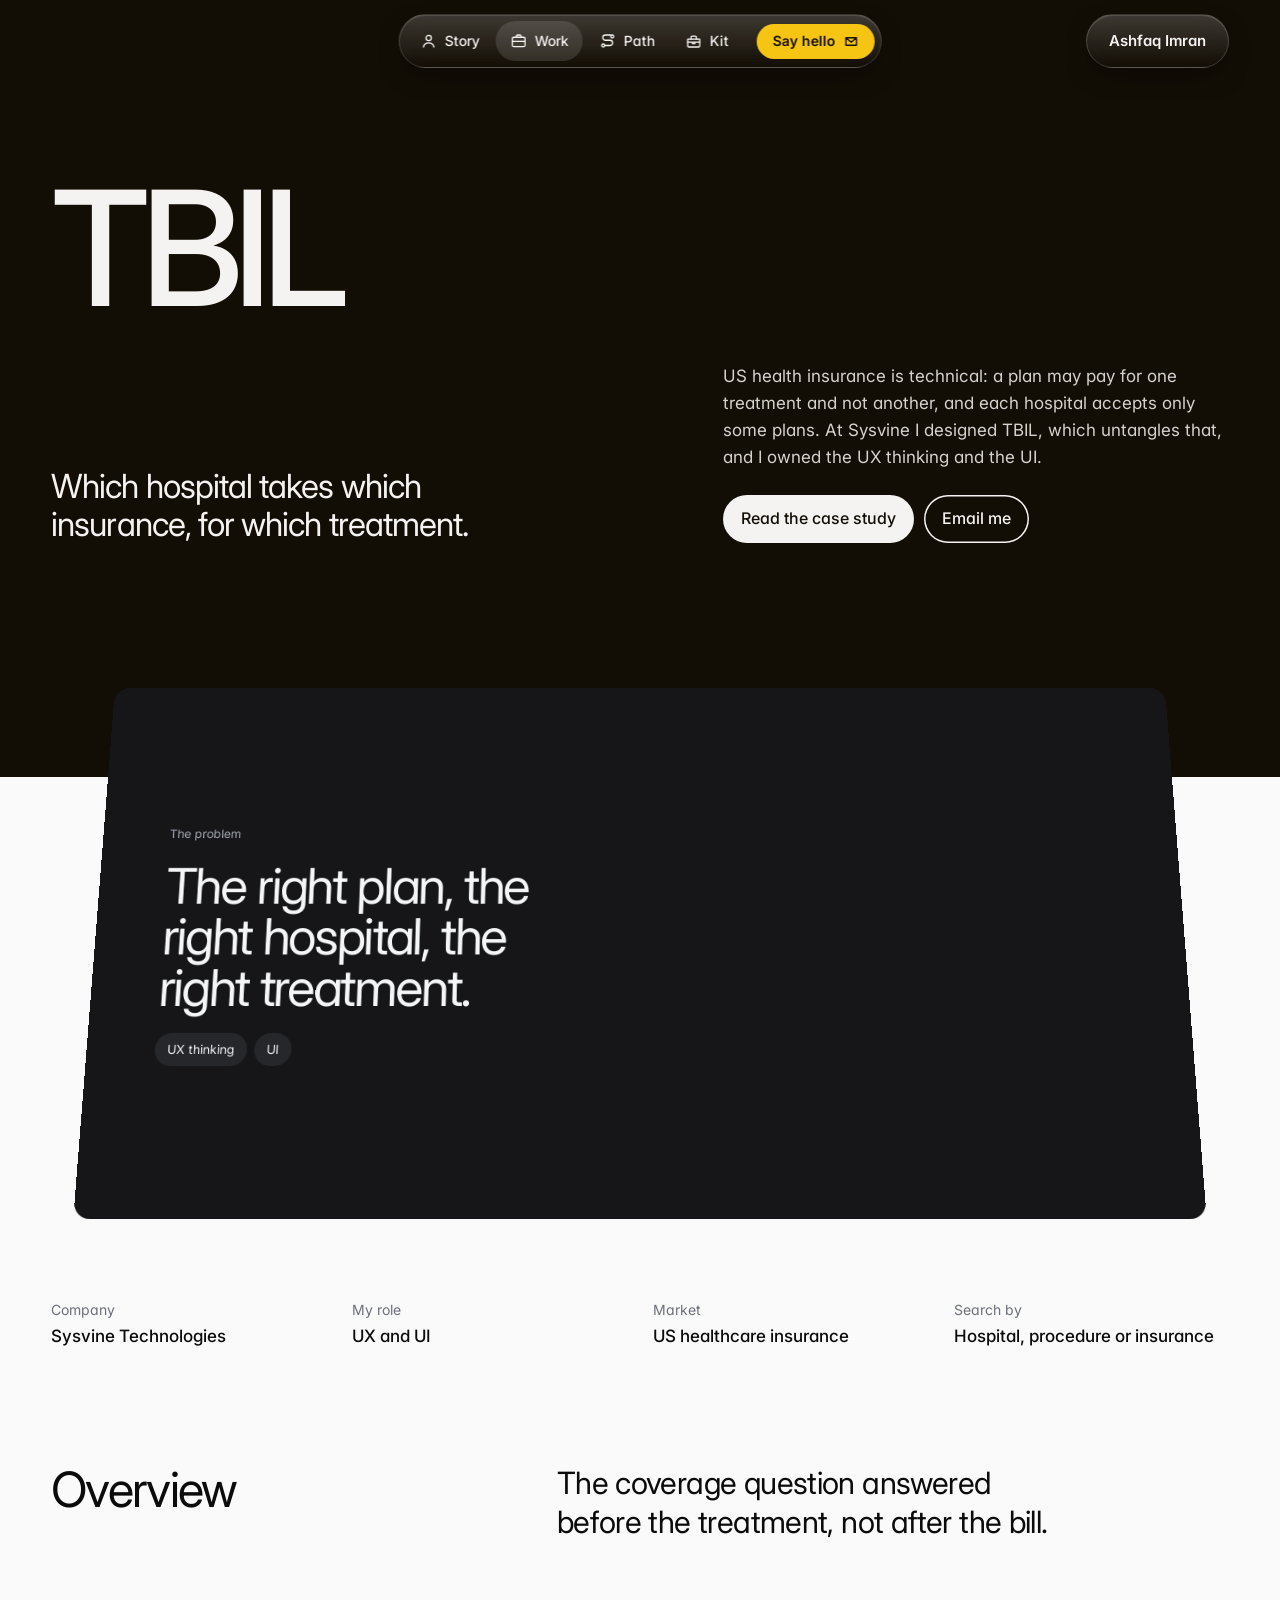
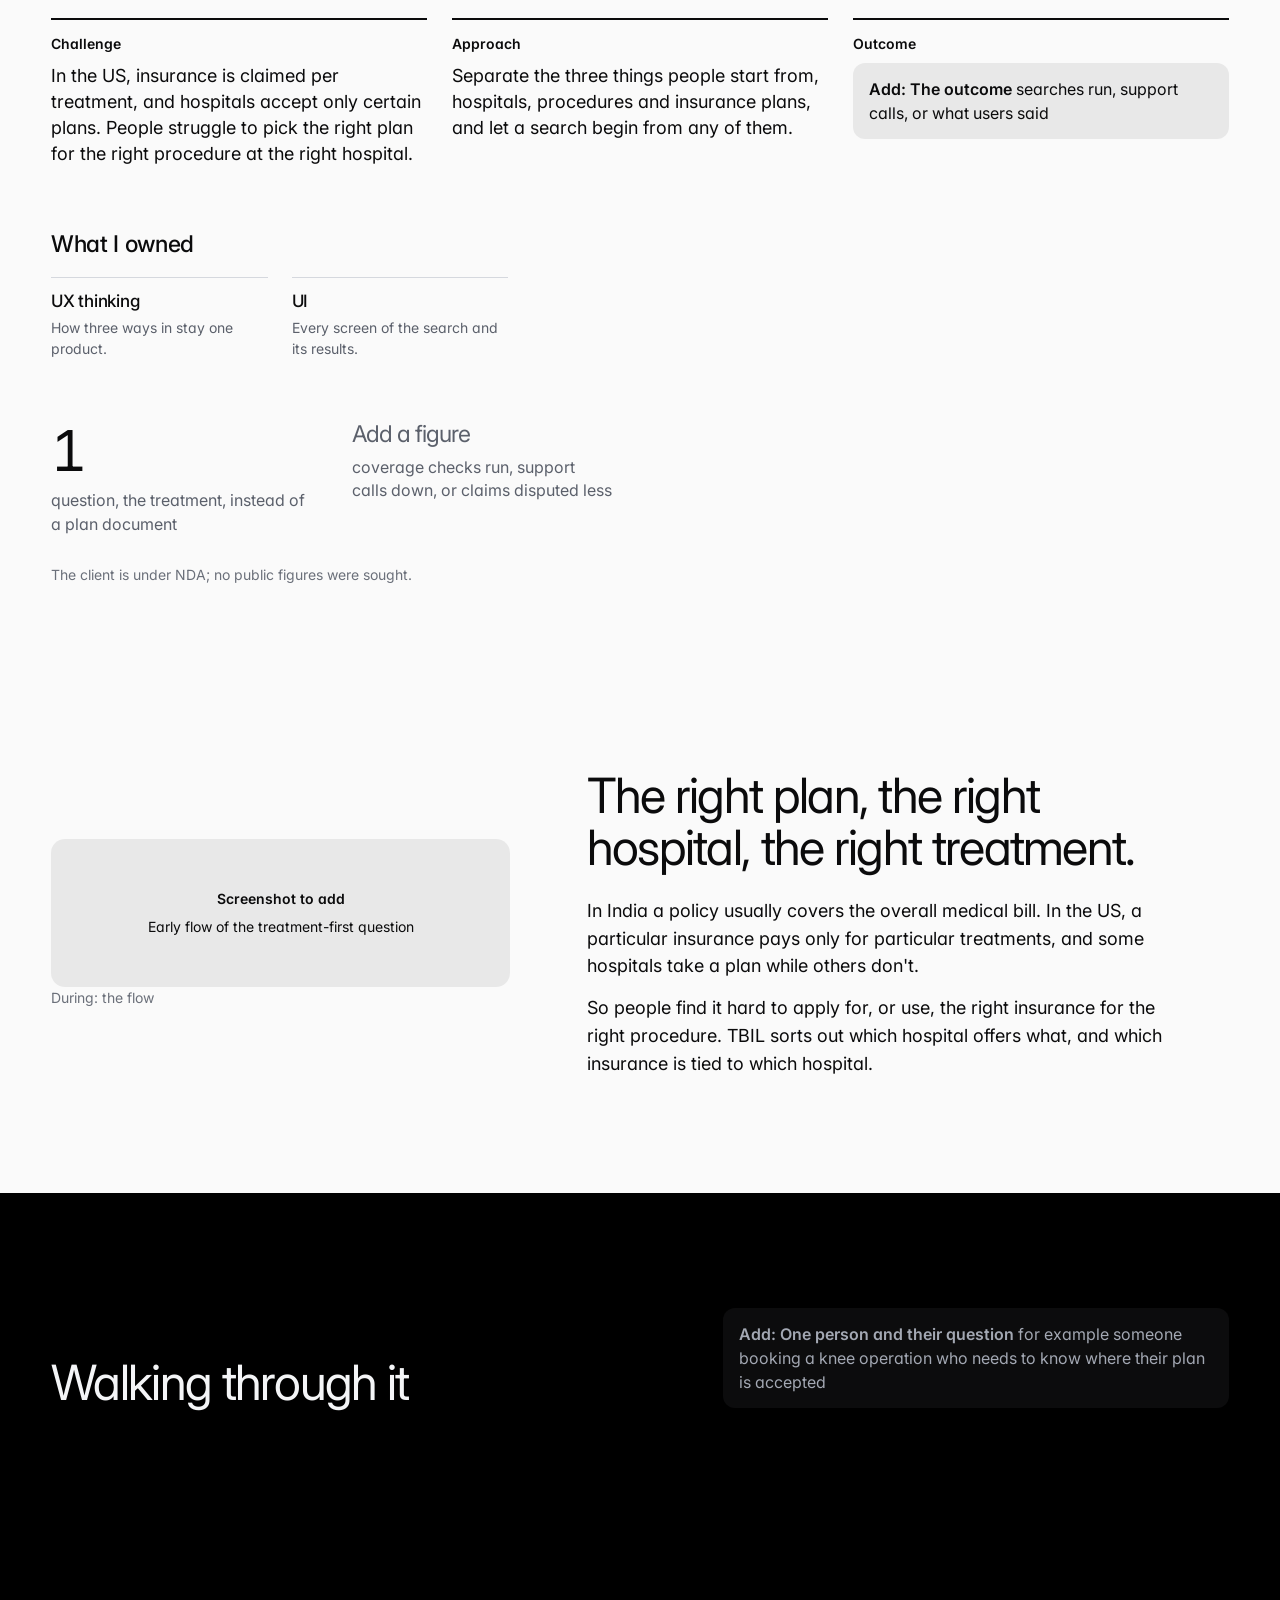
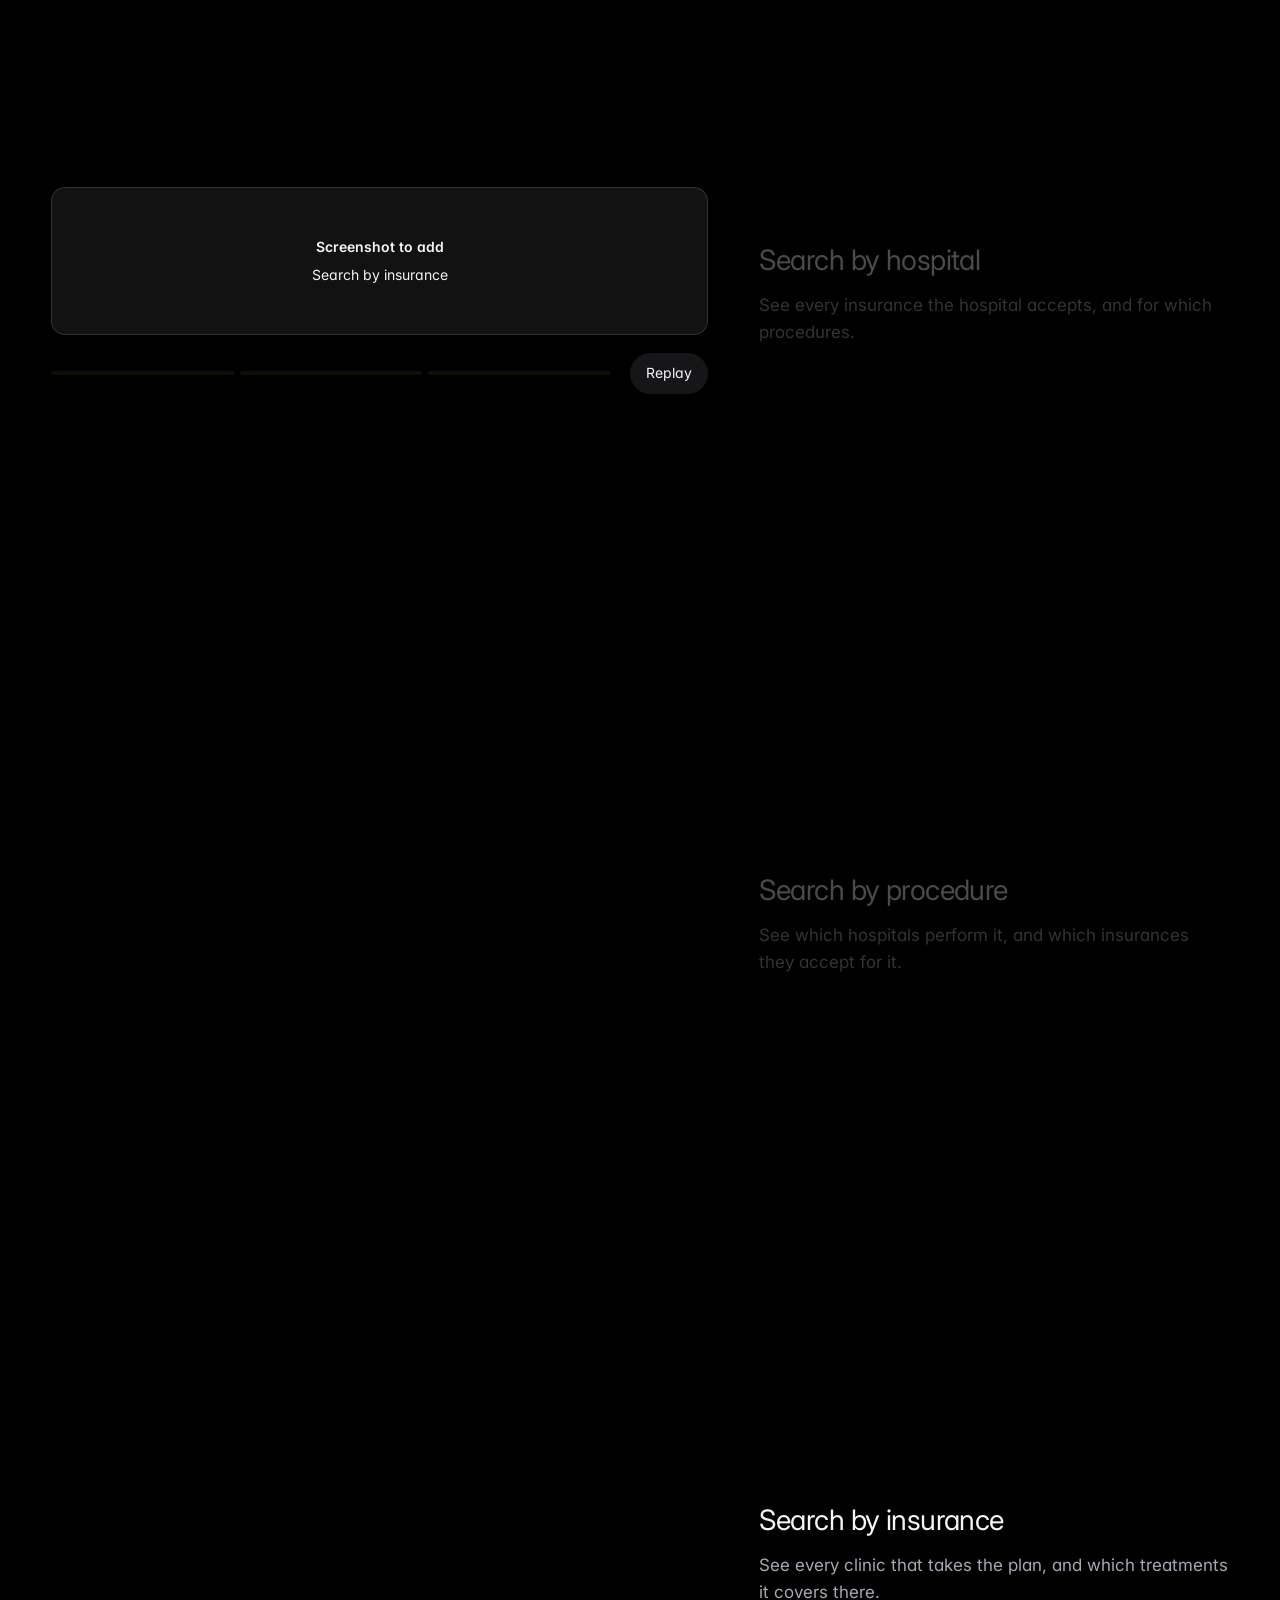
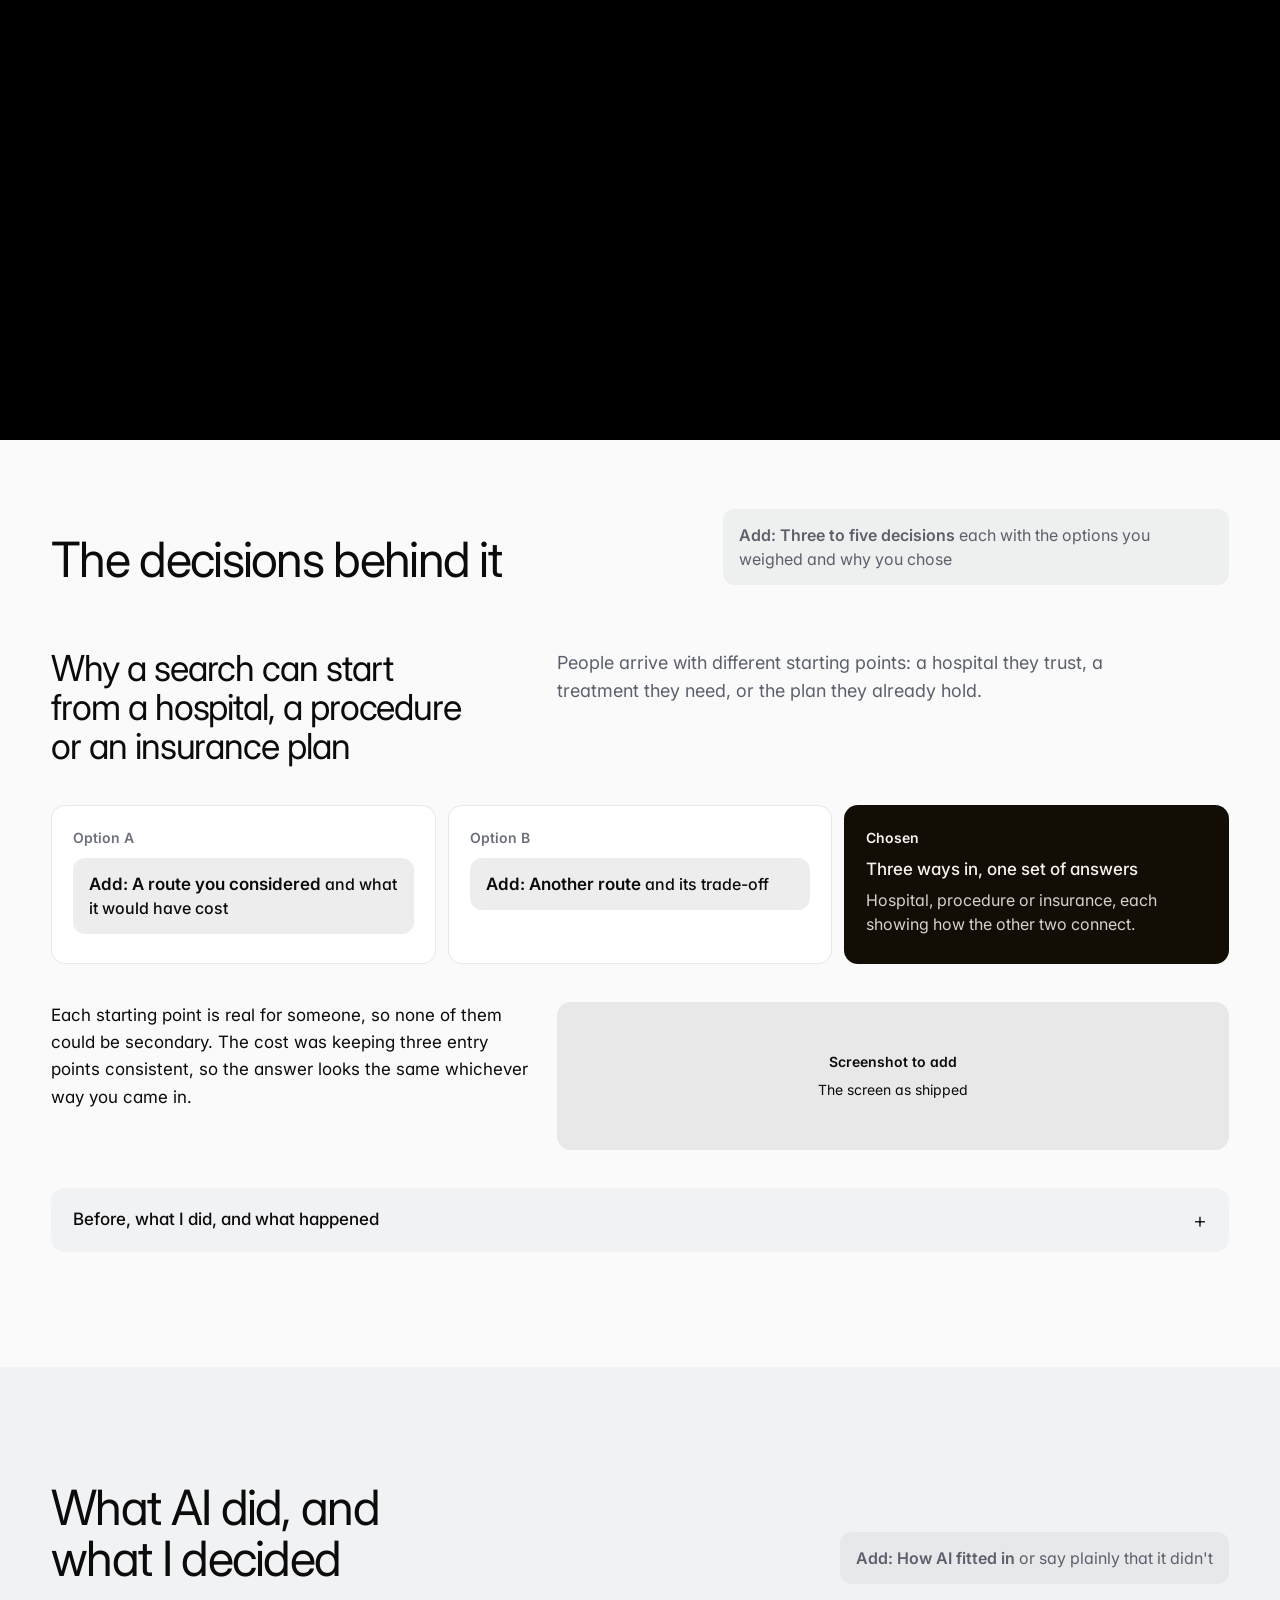
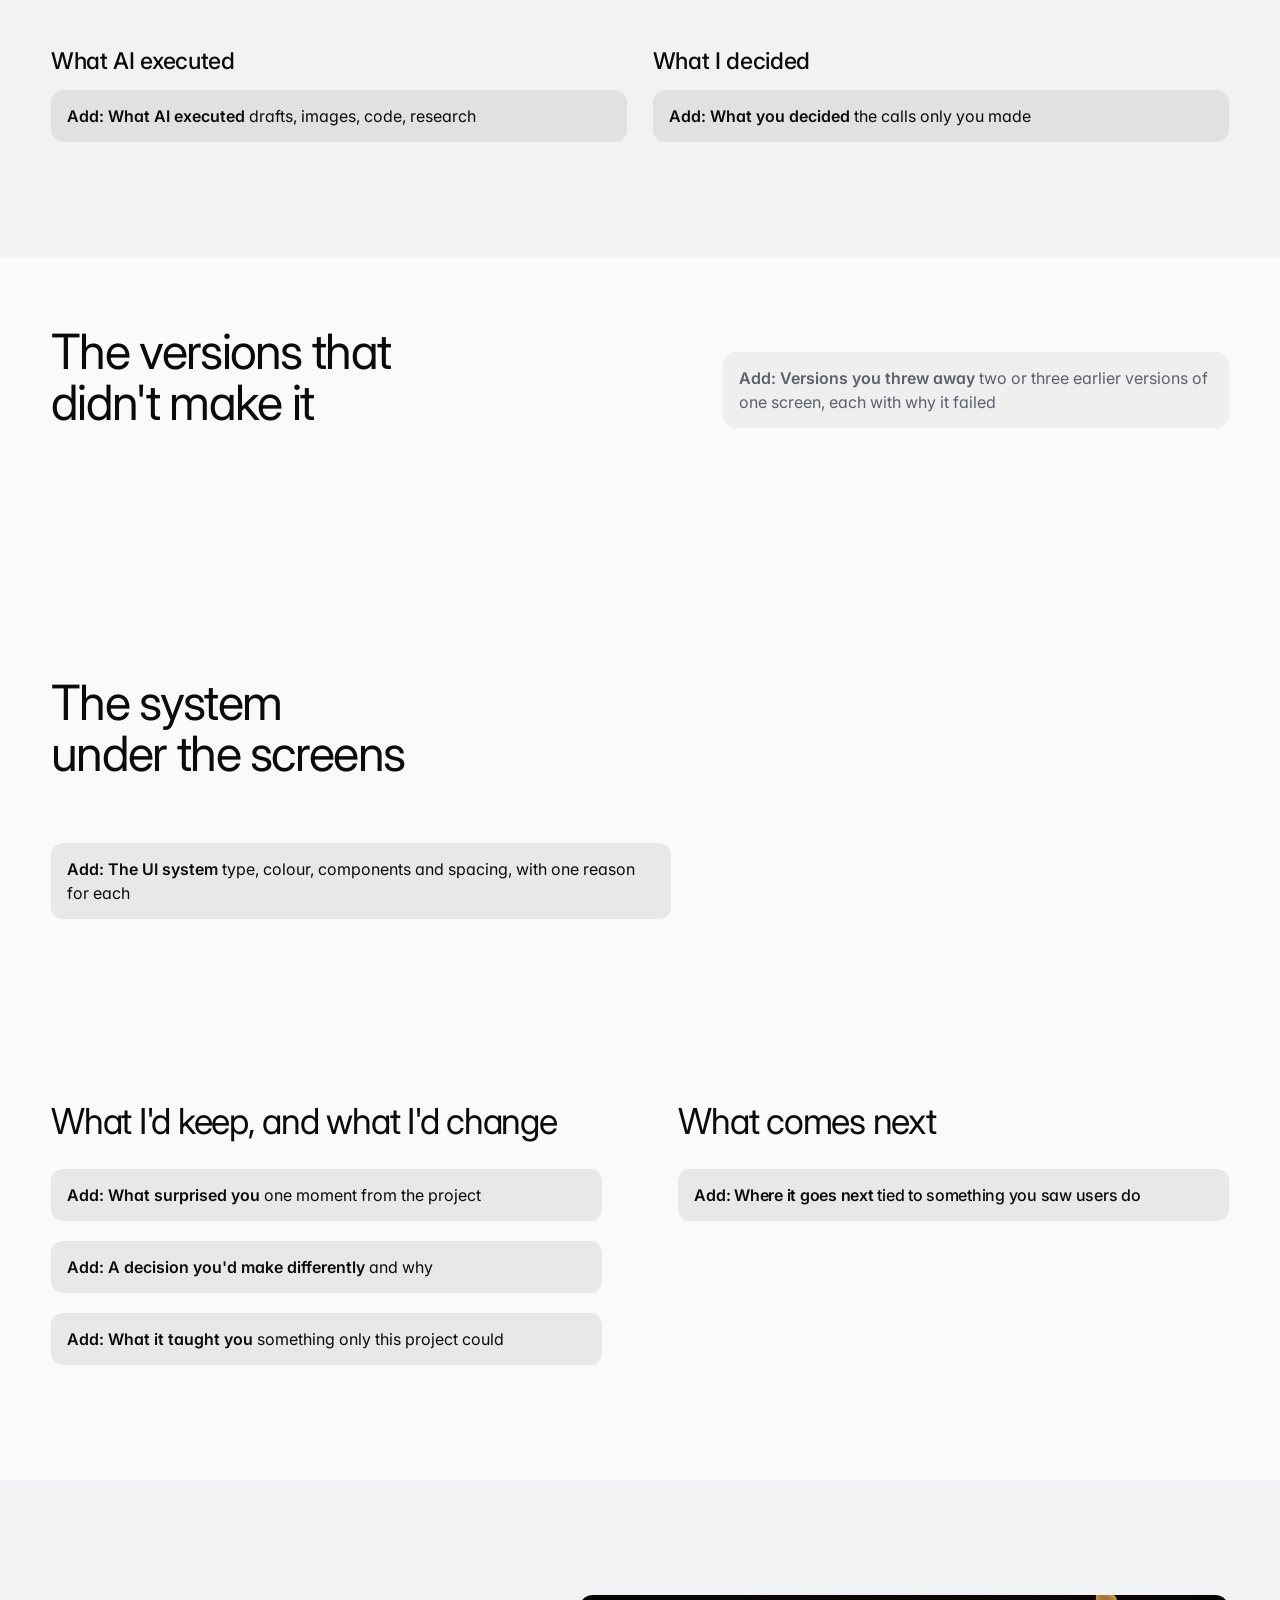
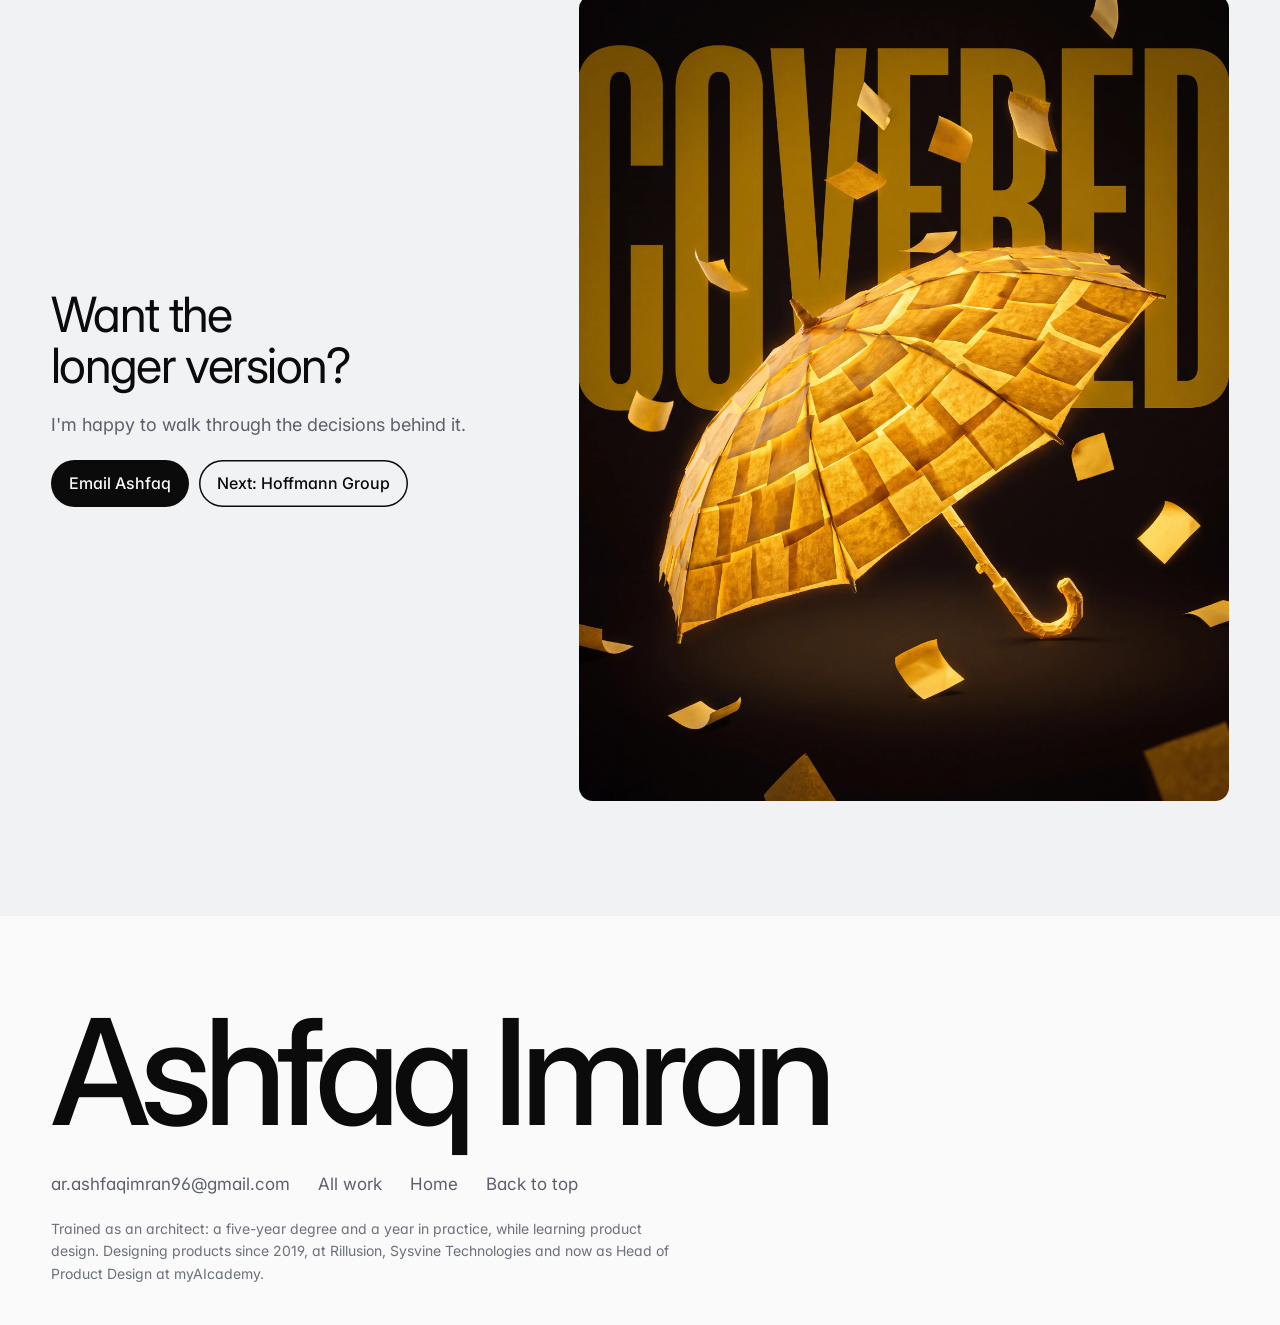
<file: case-studies/tbil/index.html>
<!doctype html>
<html lang="en" style="--accent: #120d05; --accent-ink: #f4f3f1">
<head>
<meta charset="utf-8">
<meta name="viewport" content="width=device-width, initial-scale=1">
<title>TBIL, a case study by Ashfaq Imran</title>
<meta name="description" content="How Ashfaq Imran designed TBIL at Sysvine: a US insurance coverage finder that tells a patient what their plan covers before the treatment.">
<meta property="og:title" content="TBIL: which hospital takes which insurance, for which treatment">
<meta property="og:description" content="How Ashfaq Imran designed TBIL at Sysvine: a US insurance coverage finder that tells a patient what their plan covers before the treatment.">
<meta property="og:image" content="../../assets/posters/p3.webp">
<link rel="preconnect" href="https://fonts.googleapis.com">
<link rel="preconnect" href="https://fonts.gstatic.com" crossorigin>
<link href="https://fonts.googleapis.com/css2?family=Inter:wght@300;400;500;600&display=swap" rel="stylesheet">
<script>document.documentElement.classList.add('js');try{localStorage.removeItem('cs-read')}catch(e){}</script>
<link rel="stylesheet" href="../_shared/guide.css">
</head>
<body>
<a class="skip" href="#main">Skip to the case study</a>
<a class="wordmark" href="../../index.html">Ashfaq Imran</a>
<header class="bar">
  <nav aria-label="Sections">
    <a href="../../index.html#story"><svg class="nav-ic" viewBox="0 0 24 24" aria-hidden="true"><circle cx="12" cy="8" r="3.5"/><path d="M5 20c.8-3.6 3.6-5.5 7-5.5s6.2 1.9 7 5.5"/></svg><span>Story</span></a>
    <a href="../../index.html#work" class="is-on" aria-current="page"><svg class="nav-ic" viewBox="0 0 24 24" aria-hidden="true"><rect x="3.5" y="7" width="17" height="12.5" rx="2"/><path d="M9 7V5.5A1.5 1.5 0 0 1 10.5 4h3A1.5 1.5 0 0 1 15 5.5V7M3.5 12.5h17"/></svg><span>Work</span></a>
    <a href="../../index.html#road"><svg class="nav-ic" viewBox="0 0 24 24" aria-hidden="true"><circle cx="6" cy="18" r="2"/><circle cx="18" cy="6" r="2"/><path d="M8 18h7a3.5 3.5 0 0 0 0-7H9a3.5 3.5 0 0 1 0-7h7"/></svg><span>Path</span></a>
    <a href="../../index.html#kit"><svg class="nav-ic" viewBox="0 0 24 24" aria-hidden="true"><path d="M4 9.5h16v9a1.5 1.5 0 0 1-1.5 1.5h-13A1.5 1.5 0 0 1 4 18.5z"/><path d="M8.5 9.5V7a1.5 1.5 0 0 1 1.5-1.5h4A1.5 1.5 0 0 1 15.5 7v2.5M4 13.5h16M10.5 13.5v2h3v-2"/></svg><span>Kit</span></a>
  </nav>
  <a class="hello" href="../../index.html#contact" aria-label="Say hello"><span>Say hello</span> <svg viewBox="0 0 20 20" aria-hidden="true"><path d="M3 5h14v10H3z M3 5l7 6 7-6"/></svg></a>
</header>
<main id="main">
<section class="hero" aria-labelledby="hero-h">
  <div class="cover"><div class="wrap cover-in">
    <h1 id="hero-h" class="h1-name" aria-label="TBIL" style="--n:7"><span aria-hidden="true" style="--k:0">T</span><span aria-hidden="true" style="--k:1">B</span><span aria-hidden="true" style="--k:2">I</span><span aria-hidden="true" style="--k:3">L</span></h1>
    <div class="cover-row">
      <p class="h1-line">Which hospital takes which insurance, for which treatment.</p>
      <div class="cover-side">
        <p class="dek">US health insurance is technical: a plan may pay for one treatment and not another, and each hospital accepts only some plans. At Sysvine I designed TBIL, which untangles that, and I owned the UX thinking and the UI.</p>
        <p class="hero-btns"><a class="btn btn--cover" href="#overview">Read the case study</a><a class="btn btn--cover-ghost" href="mailto:ar.ashfaqimran96@gmail.com?subject=About%20the%20TBIL%20case%20study">Email me</a></p>
      </div>
    </div>
  </div></div>
  <div class="wrap stage"><div class="stage-in"><figure class="hero-media poster-card"><p class="pc-k">The problem</p><p class="pc-h">The right plan, the right hospital, the right treatment.</p><ul class="pc-own" aria-label="What I owned"><li>UX thinking</li><li>UI</li></ul></figure></div></div>
  <div class="wrap"><dl class="hero-facts"><div><dt>Company</dt><dd>Sysvine Technologies</dd></div><div><dt>My role</dt><dd>UX and UI</dd></div><div><dt>Market</dt><dd>US healthcare insurance</dd></div><div><dt>Search by</dt><dd>Hospital, procedure or insurance</dd></div></dl></div>
</section>
<section class="sec" id="overview" aria-labelledby="overview-h"><div class="wrap"><div class="ov-top"><h2 id="overview-h" class="rise">Overview</h2><blockquote class="hook rise"><p>The coverage question answered before the treatment, not after the bill.</p></blockquote></div><div class="ov-cols"><div class="rise"><h3>Challenge</h3><p>In the US, insurance is claimed per treatment, and hospitals accept only certain plans. People struggle to pick the right plan for the right procedure at the right hospital.</p></div><div class="rise"><h3>Approach</h3><p>Separate the three things people start from, hospitals, procedures and insurance plans, and let a search begin from any of them.</p></div><div class="rise"><h3>Outcome</h3><div class="todo-wrap"><span class="todo"><b>Add: The outcome</b> searches run, support calls, or what users said</span></div></div></div><div class="owned"><h3 class="owned-h rise">What I owned</h3><ul class="owned-list"><li class="rise"><h3>UX thinking</h3><p>How three ways in stay one product.</p></li><li class="rise"><h3>UI</h3><p>Every screen of the search and its results.</p></li></ul></div><dl class="figures" aria-label="Results"><div class="rise"><dt>1</dt><dd>question, the treatment, instead of a plan document</dd></div><div class="rise"><dt class="dt-todo">Add a figure</dt><dd>coverage checks run, support calls down, or claims disputed less</dd></div></dl><p class="source rise">The client is under NDA; no public figures were sought.</p></div></section>

<section class="sec" id="problem" aria-labelledby="problem-h"><div class="wrap"><div class="problem"><div class="problem-left"><figure class="rise"><div class="slot" role="img" aria-label="Placeholder: Early flow of the treatment-first question" style="--ar: 16 / 10"><b>Screenshot to add</b><span>Early flow of the treatment-first question</span></div><figcaption>During: the flow</figcaption></figure></div><div class="problem-right"><h2 id="problem-h" class="rise">The right plan, the right hospital, the right treatment.</h2><div class="rise"><p>In India a policy usually covers the overall medical bill. In the US, a particular insurance pays only for particular treatments, and some hospitals take a plan while others don&#x27;t.</p><p>So people find it hard to apply for, or use, the right insurance for the right procedure. TBIL sorts out which hospital offers what, and which insurance is tied to which hospital.</p></div></div></div></div></section>
<section class="sec sec--night sec--journey" id="journey" aria-labelledby="journey-h"><div class="wrap"><div class="split-head"><h2 id="journey-h" class="rise"><span class="draft">Walking through it</span></h2><div class="todo-wrap lead rise"><span class="todo"><b>Add: One person and their question</b> for example someone booking a knee operation who needs to know where their plan is accepted</span></div></div><div class="steps"><figure class="steps-media"><div class="frame"><div class="shot is-on" data-shot="0"><div class="slot" role="img" aria-label="Placeholder: Search by hospital"><b>Screenshot to add</b><span>Search by hospital</span></div></div><div class="shot" data-shot="1"><div class="slot" role="img" aria-label="Placeholder: Search by procedure"><b>Screenshot to add</b><span>Search by procedure</span></div></div><div class="shot" data-shot="2"><div class="slot" role="img" aria-label="Placeholder: Search by insurance"><b>Screenshot to add</b><span>Search by insurance</span></div></div></div><figcaption><span class="segs" aria-hidden="true"><i class="on"></i><i></i><i></i></span><button class="replay" type="button">Replay</button></figcaption></figure><ol class="steps-list" aria-label="The steps of the journey"><li class="step is-active" data-step="0"><h3>Search by hospital</h3><p class="thought">See every insurance the hospital accepts, and for which procedures.</p></li><li class="step" data-step="1"><h3>Search by procedure</h3><p class="thought">See which hospitals perform it, and which insurances they accept for it.</p></li><li class="step" data-step="2"><h3>Search by insurance</h3><p class="thought">See every clinic that takes the plan, and which treatments it covers there.</p></li></ol></div></div></section>
<section class="sec" id="decisions" aria-labelledby="decisions-h"><div class="wrap"><div class="split-head"><h2 id="decisions-h" class="rise"><span class="draft">The decisions behind it</span></h2><div class="todo-wrap lead rise"><span class="todo"><b>Add: Three to five decisions</b> each with the options you weighed and why you chose</span></div></div><div class="ds-list"><article class="ds" id="d1" aria-labelledby="d1-h"><div class="ds-head"><h3 id="d1-h" class="rise"><span class="draft">Why a search can start from a hospital, a procedure or an insurance plan</span></h3><p class="ds-hook rise">People arrive with different starting points: a hospital they trust, a treatment they need, or the plan they already hold.</p></div><ul class="options rise" aria-label="The options"><li class="option"><span class="opt-tag">Option A</span><b><span class="todo"><b>Add: A route you considered</b> and what it would have cost</span></b><span></span></li><li class="option"><span class="opt-tag">Option B</span><b><span class="todo"><b>Add: Another route</b> and its trade-off</span></b><span></span></li><li class="option chosen"><span class="opt-tag">Chosen</span><b>Three ways in, one set of answers</b><span>Hospital, procedure or insurance, each showing how the other two connect.</span></li></ul><div class="ds-body"><div class="ds-why rise"><p><span class="draft">Each starting point is real for someone, so none of them could be secondary. The cost was keeping three entry points consistent, so the answer looks the same whichever way you came in.</span></p></div><figure class="ds-shot rise"><div class="slot" role="img" aria-label="Placeholder: The screen as shipped"><b>Screenshot to add</b><span>The screen as shipped</span></div></figure></div><details class="ds-more"><summary>Before, what I did, and what happened</summary><div class="ds-more-in"><div><h4>Before</h4><div class="todo-wrap"><span class="todo"><b>Add: The design before</b> what it looked like, or the pattern you started from</span></div></div><div><h4>What I did</h4><ul class="actions"><li>Search by hospital: insurances accepted, by procedure</li><li>Search by procedure: hospitals and the insurances they take for it</li><li>Search by insurance: clinics and treatments available on the plan</li></ul></div><div><h4>What happened</h4><div class="todo-wrap"><span class="todo"><b>Add: What happened</b> a number, or what you saw users do</span></div></div></div></details></article></div></div></section>


<section class="sec sec--soft" id="ai" aria-labelledby="ai-h"><div class="wrap"><div class="split-head"><h2 id="ai-h" class="rise">What AI did, and what I decided</h2><div class="todo-wrap lead rise"><span class="todo"><b>Add: How AI fitted in</b> or say plainly that it didn&#x27;t</span></div></div><div class="ai"><div class="rise"><h3>What AI executed</h3><ul><li><span class="todo"><b>Add: What AI executed</b> drafts, images, code, research</span></li></ul></div><div class="rise"><h3>What I decided</h3><ul><li><span class="todo"><b>Add: What you decided</b> the calls only you made</span></li></ul></div></div></div></section>
<section class="sec" id="iterations" aria-labelledby="iterations-h"><div class="wrap"><div class="split-head"><h2 id="iterations-h" class="rise"><span class="draft">The versions that didn&#x27;t make it</span></h2><div class="todo-wrap lead rise"><span class="todo"><b>Add: Versions you threw away</b> two or three earlier versions of one screen, each with why it failed</span></div></div></div></section>
<section class="sec" id="system" aria-labelledby="system-h"><div class="wrap"><div class="split-head"><h2 id="system-h" class="rise"><span class="draft">The system under the screens</span></h2></div><div class="todo-wrap"><span class="todo"><b>Add: The UI system</b> type, colour, components and spacing, with one reason for each</span></div></div></section>
<section class="sec" id="reflection" aria-labelledby="reflection-h"><div class="wrap"><div class="refl"><div><h2 id="reflection-h" class="rise">What I&#x27;d keep, and what I&#x27;d change</h2><ul class="learn"><li class="rise"><span class="todo"><b>Add: What surprised you</b> one moment from the project</span></li><li class="rise"><span class="todo"><b>Add: A decision you&#x27;d make differently</b> and why</span></li><li class="rise"><span class="todo"><b>Add: What it taught you</b> something only this project could</span></li></ul></div><div><h2 class="rise">What comes next</h2><ul class="future"><li class="rise"><h3><span class="todo"><b>Add: Where it goes next</b> tied to something you saw users do</span></h3></li></ul></div></div></div></section>
<section class="close" aria-labelledby="close-h"><div class="wrap">
  <div class="close-text">
    <h2 id="close-h" class="rise">Want the longer version?</h2>
    <p class="rise">I&#x27;m happy to walk through the decisions behind it.</p>
    <p class="close-btns rise"><a class="btn" href="mailto:ar.ashfaqimran96@gmail.com?subject=About%20the%20TBIL%20case%20study">Email Ashfaq</a><a class="btn btn--ghost" href="../hoffmann-group/index.html">Next: Hoffmann Group</a></p>
  </div>
  <figure class="close-fig rise"><div class="screen"><img src="../../assets/posters/p3.webp" alt="The last screen of the product" loading="lazy" width="1600" height="900"></div></figure>
</div></section>
</main>
<footer class="foot"><div class="wrap">
  <p class="foot-name">Ashfaq Imran</p>
  <div class="foot-links"><a href="mailto:ar.ashfaqimran96@gmail.com?subject=About%20the%20TBIL%20case%20study">ar.ashfaqimran96@gmail.com</a><a href="../../index.html#work">All work</a><a href="../../index.html">Home</a><a href="#main">Back to top</a></div>
  <p class="foot-legal">Trained as an architect: a five-year degree and a year in practice, while learning product design. Designing products since 2019, at Rillusion, Sysvine Technologies and now as Head of Product Design at myAIcademy. </p>
</div></footer>

<p class="review-note" role="note">Review mode: <i>highlighted</i> wording was drafted from the project files and needs your check. Boxes marked “Add” need facts only you have.</p>
<script src="../_shared/guide.js" defer></script>
</body>
</html>
</file>
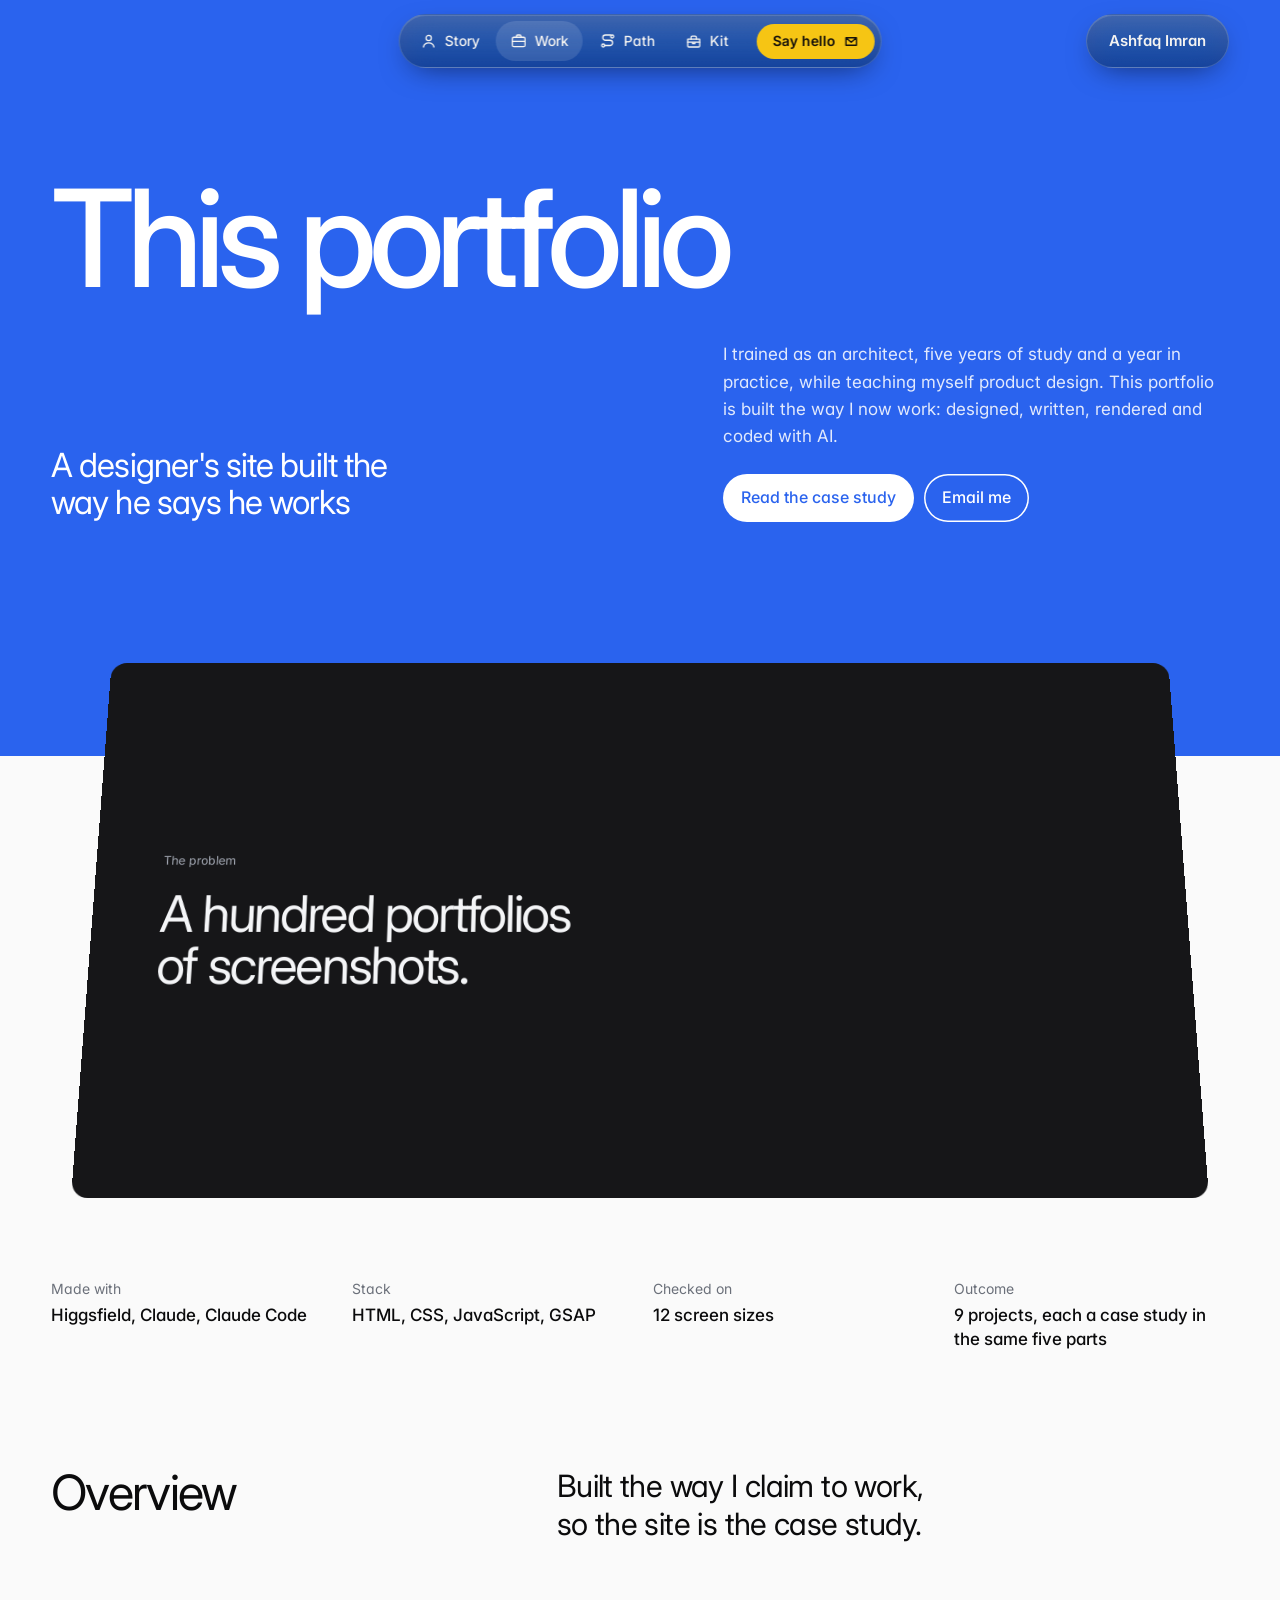
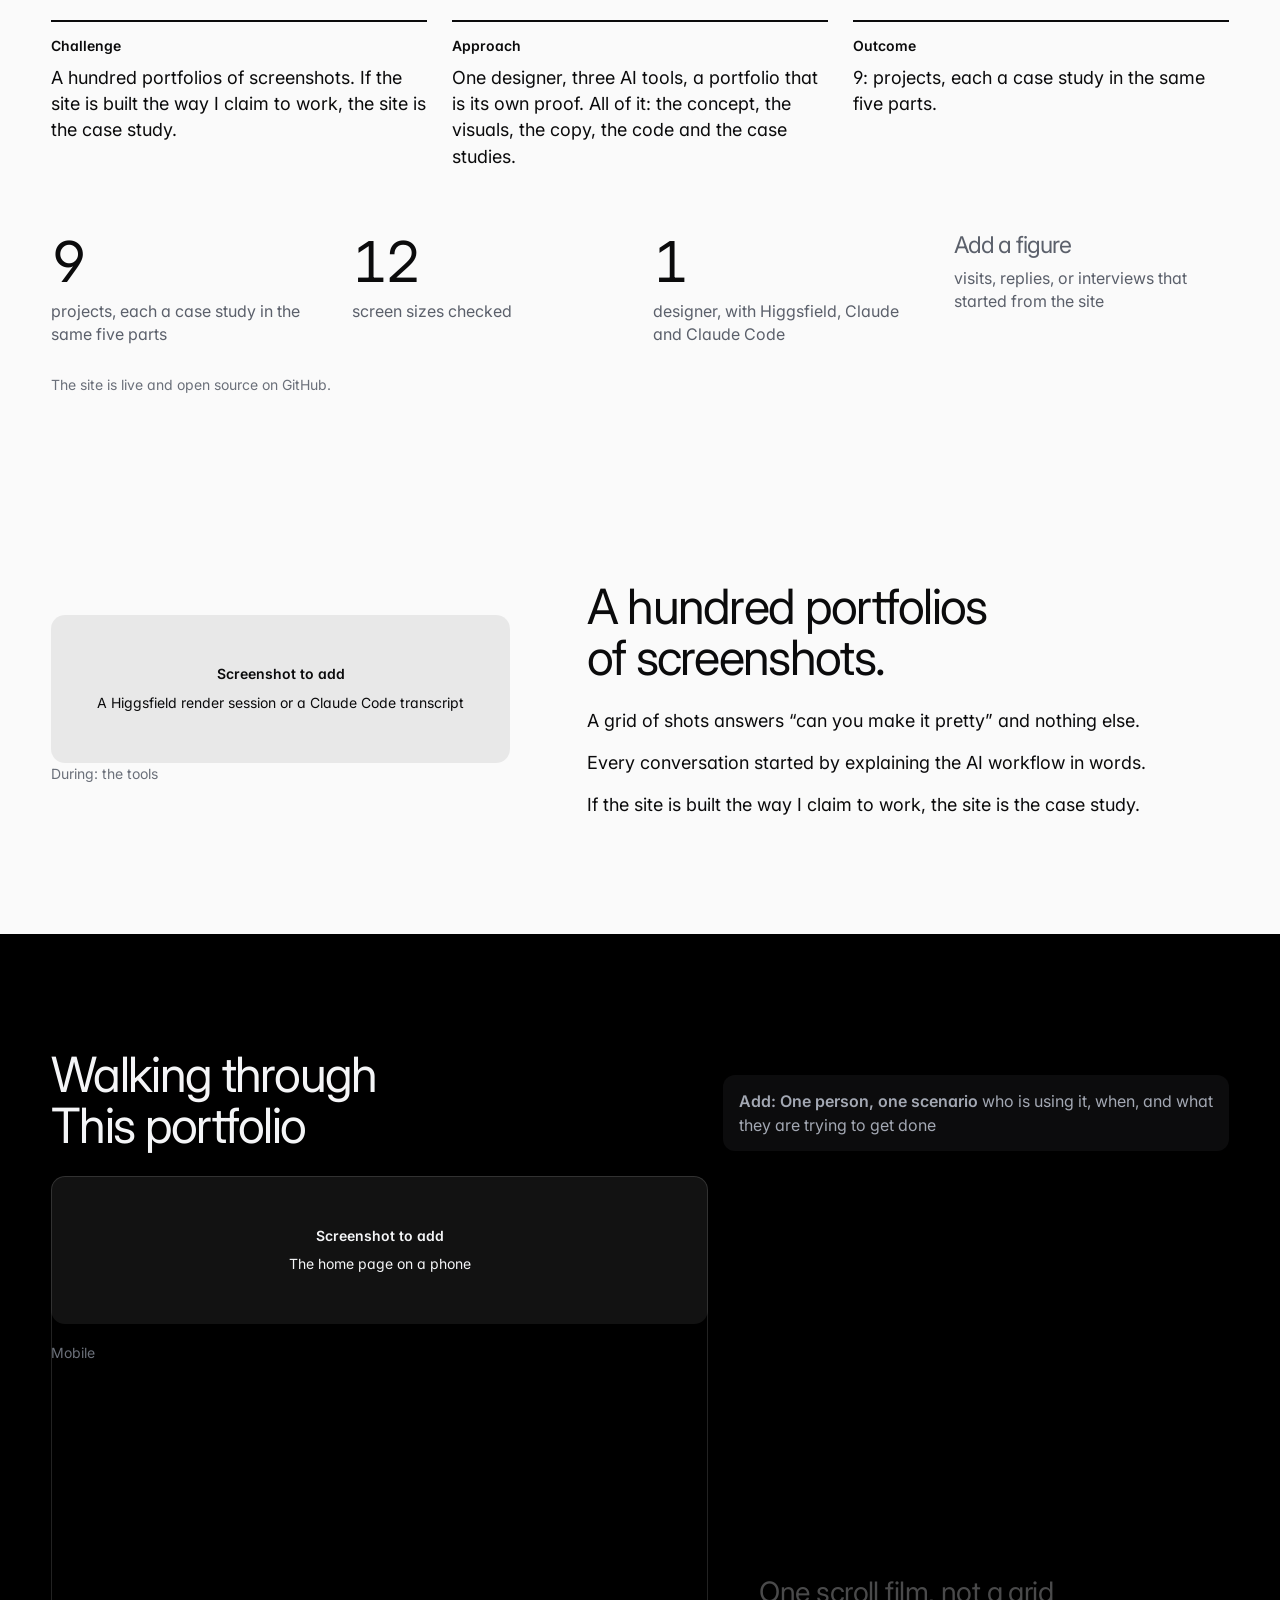
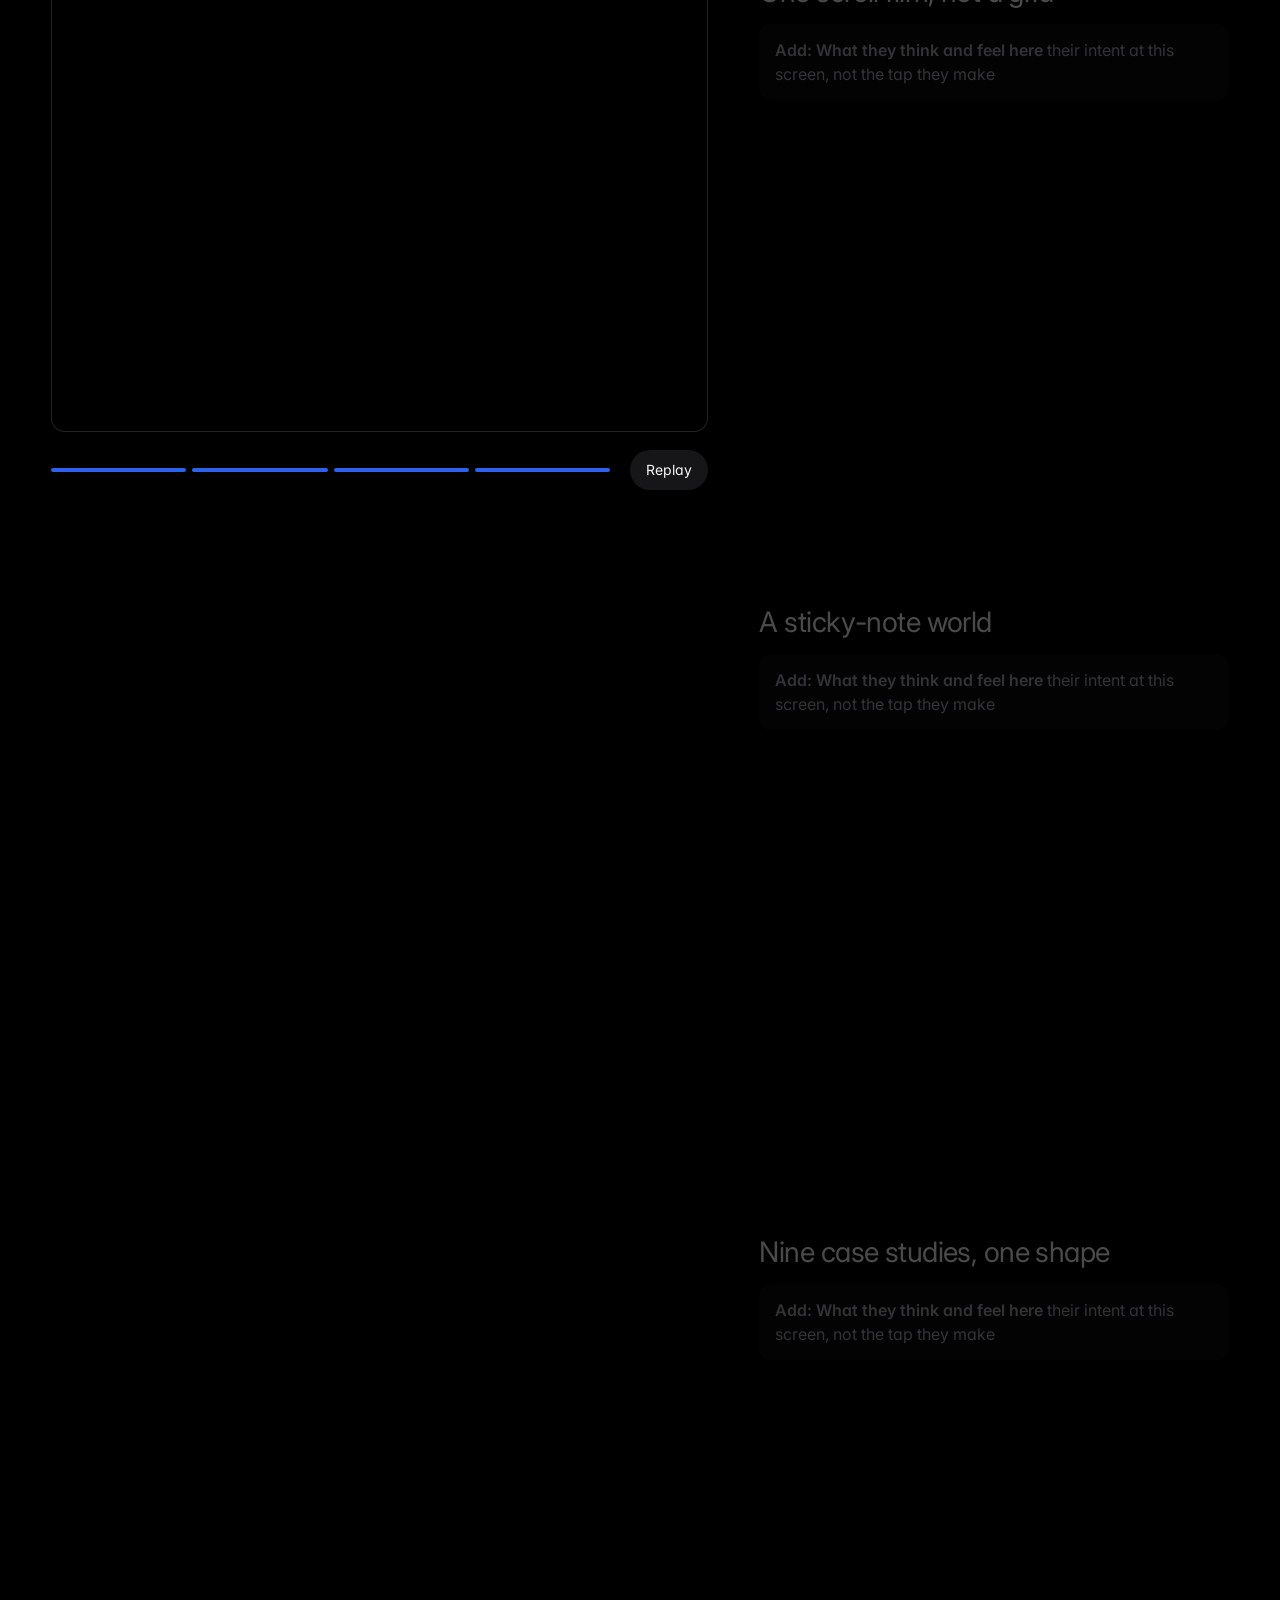
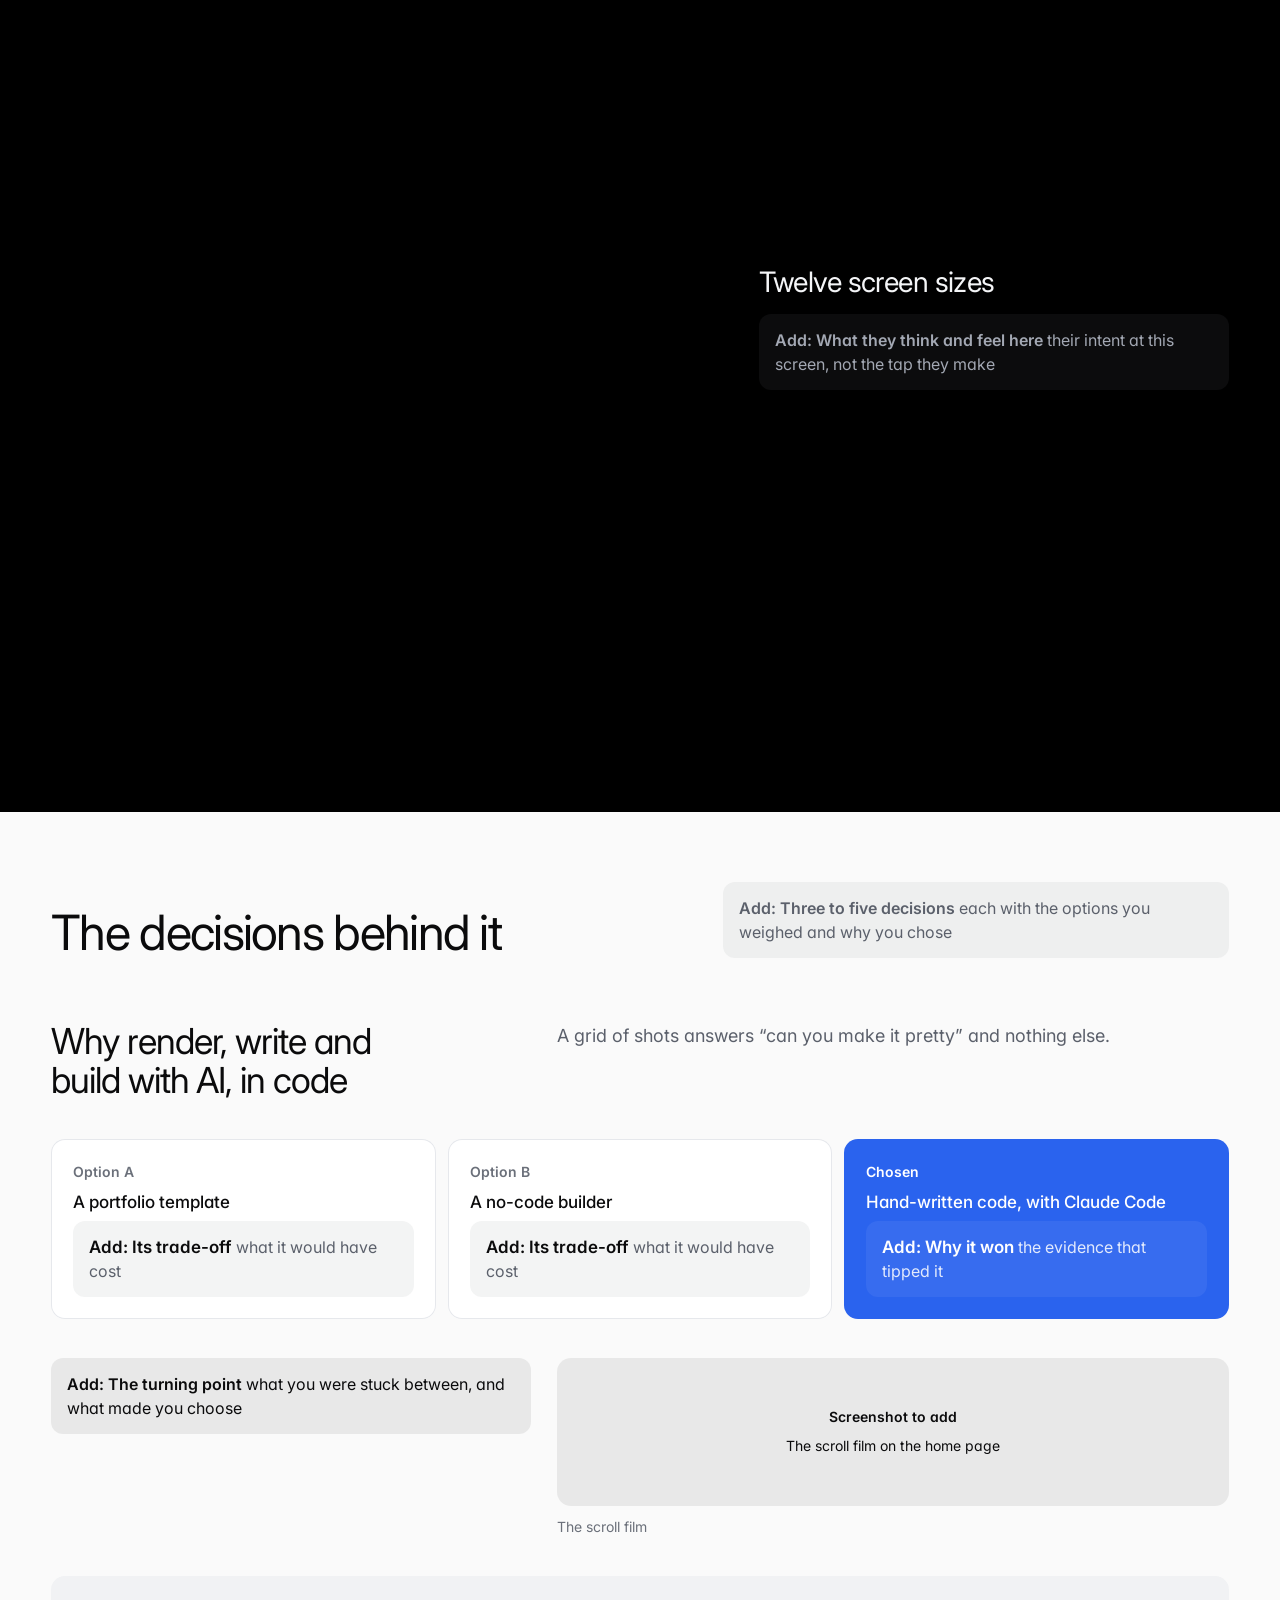
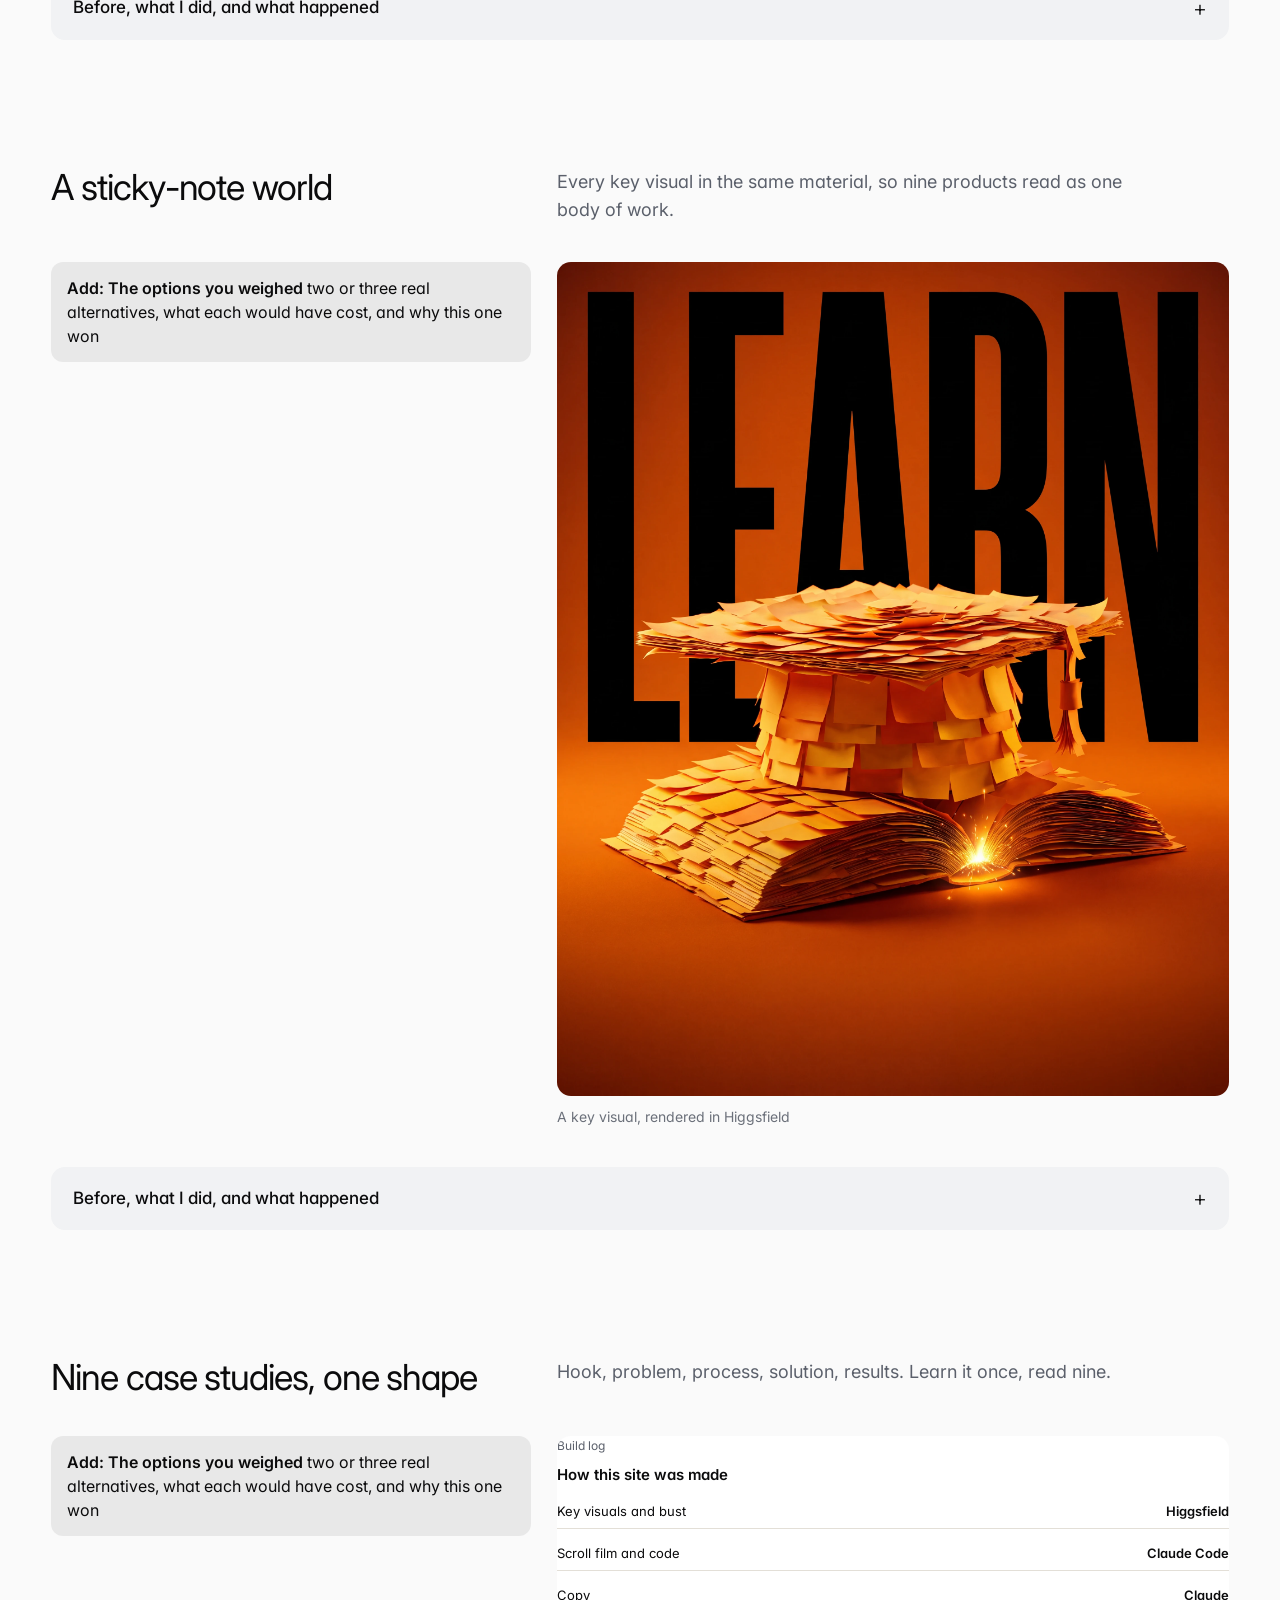
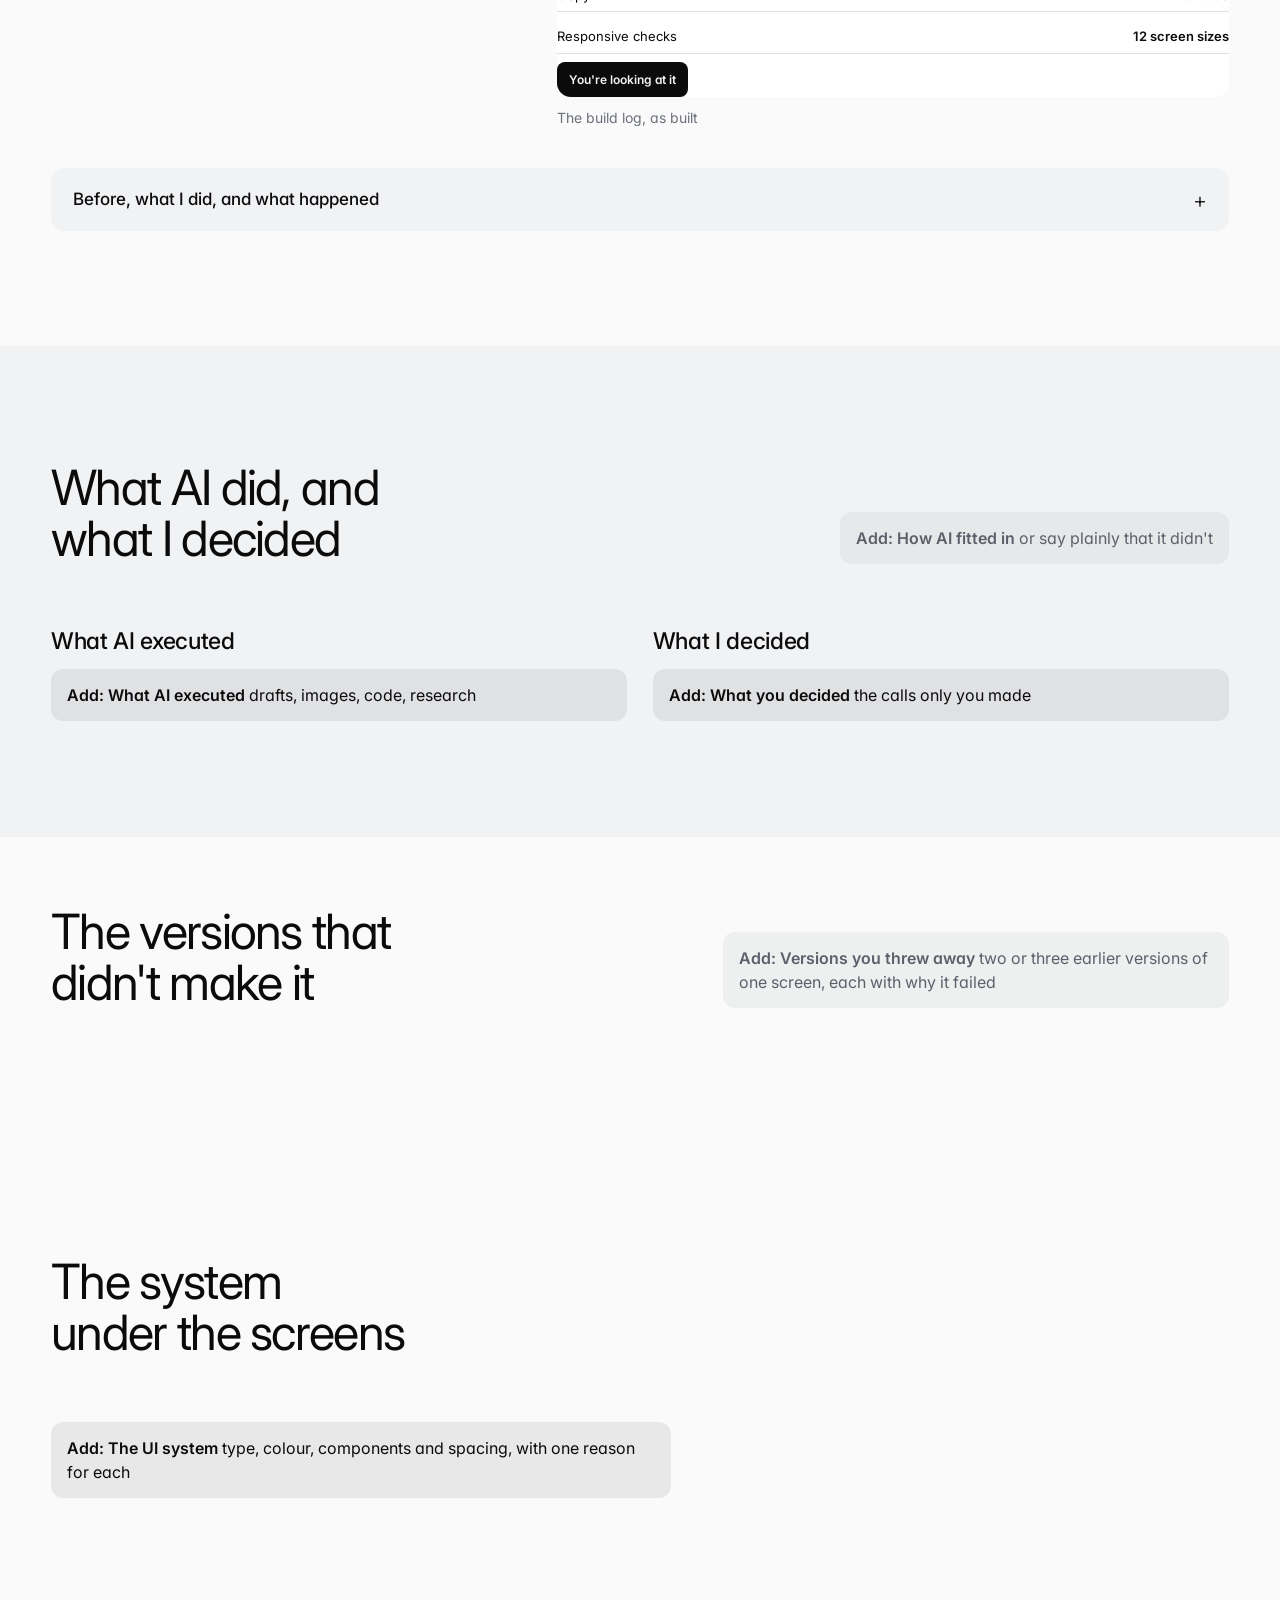
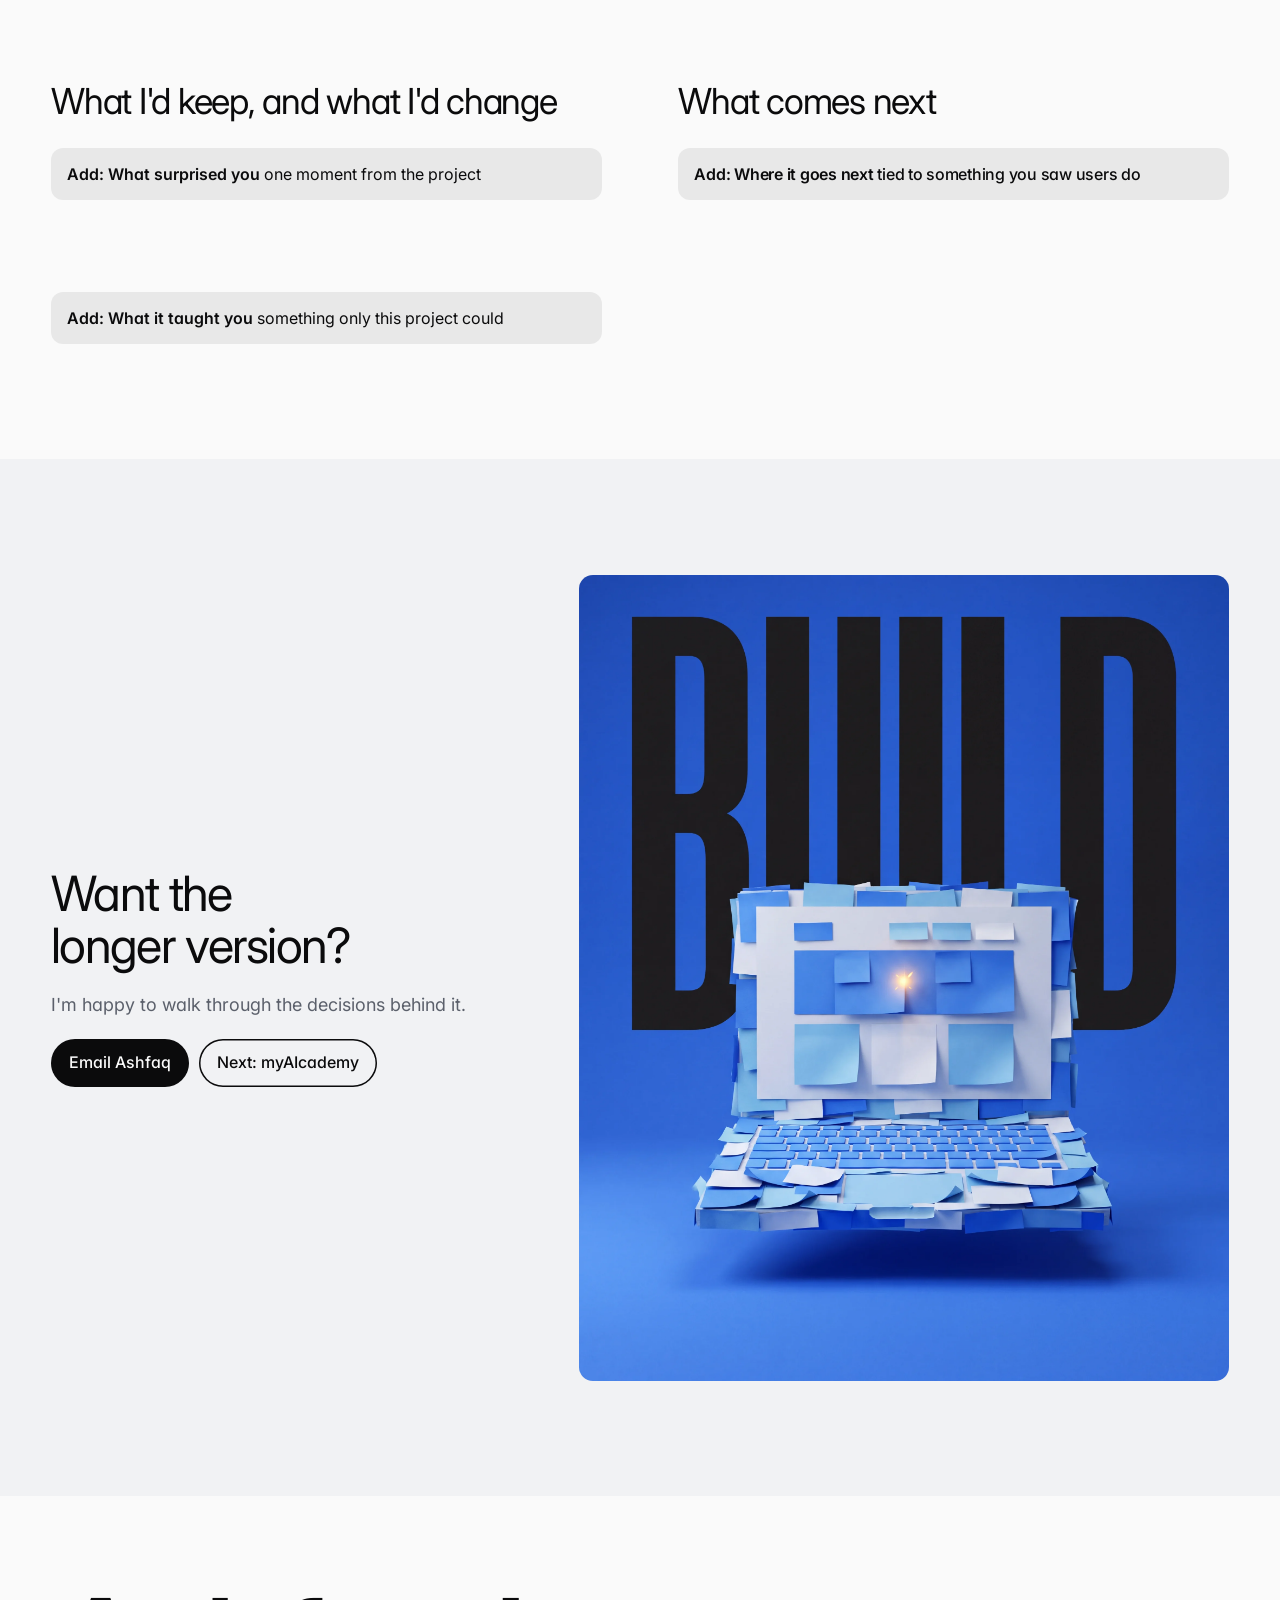
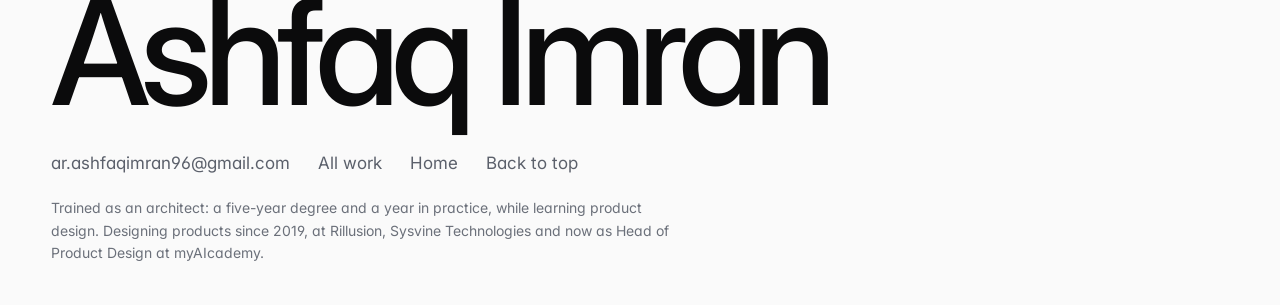
<file: case-studies/this-portfolio/index.html>
<!doctype html>
<html lang="en" style="--accent: #2a63ee; --accent-ink: #ffffff">
<head>
<meta charset="utf-8">
<meta name="viewport" content="width=device-width, initial-scale=1">
<title>This portfolio, a case study by Ashfaq Imran</title>
<meta name="description" content="How Ashfaq Imran designed, rendered, wrote and coded this portfolio with AI: Higgsfield for the visuals, Claude for the copy, Claude Code for the build.">
<meta property="og:title" content="This portfolio: a designer&#x27;s site built the way he says he works">
<meta property="og:description" content="How Ashfaq Imran designed, rendered, wrote and coded this portfolio with AI: Higgsfield for the visuals, Claude for the copy, Claude Code for the build.">
<meta property="og:image" content="../../assets/posters/p8.webp">
<link rel="preconnect" href="https://fonts.googleapis.com">
<link rel="preconnect" href="https://fonts.gstatic.com" crossorigin>
<link href="https://fonts.googleapis.com/css2?family=Inter:wght@300;400;500;600&display=swap" rel="stylesheet">
<script>document.documentElement.classList.add('js');try{localStorage.removeItem('cs-read')}catch(e){}</script>
<link rel="stylesheet" href="../_shared/guide.css">
</head>
<body>
<a class="skip" href="#main">Skip to the case study</a>
<a class="wordmark" href="../../index.html">Ashfaq Imran</a>
<header class="bar">
  <nav aria-label="Sections">
    <a href="../../index.html#story"><svg class="nav-ic" viewBox="0 0 24 24" aria-hidden="true"><circle cx="12" cy="8" r="3.5"/><path d="M5 20c.8-3.6 3.6-5.5 7-5.5s6.2 1.9 7 5.5"/></svg><span>Story</span></a>
    <a href="../../index.html#work" class="is-on" aria-current="page"><svg class="nav-ic" viewBox="0 0 24 24" aria-hidden="true"><rect x="3.5" y="7" width="17" height="12.5" rx="2"/><path d="M9 7V5.5A1.5 1.5 0 0 1 10.5 4h3A1.5 1.5 0 0 1 15 5.5V7M3.5 12.5h17"/></svg><span>Work</span></a>
    <a href="../../index.html#road"><svg class="nav-ic" viewBox="0 0 24 24" aria-hidden="true"><circle cx="6" cy="18" r="2"/><circle cx="18" cy="6" r="2"/><path d="M8 18h7a3.5 3.5 0 0 0 0-7H9a3.5 3.5 0 0 1 0-7h7"/></svg><span>Path</span></a>
    <a href="../../index.html#kit"><svg class="nav-ic" viewBox="0 0 24 24" aria-hidden="true"><path d="M4 9.5h16v9a1.5 1.5 0 0 1-1.5 1.5h-13A1.5 1.5 0 0 1 4 18.5z"/><path d="M8.5 9.5V7a1.5 1.5 0 0 1 1.5-1.5h4A1.5 1.5 0 0 1 15.5 7v2.5M4 13.5h16M10.5 13.5v2h3v-2"/></svg><span>Kit</span></a>
  </nav>
  <a class="hello" href="../../index.html#contact" aria-label="Say hello"><span>Say hello</span> <svg viewBox="0 0 20 20" aria-hidden="true"><path d="M3 5h14v10H3z M3 5l7 6 7-6"/></svg></a>
</header>
<main id="main">
<section class="hero" aria-labelledby="hero-h">
  <div class="cover"><div class="wrap cover-in">
    <h1 id="hero-h" class="h1-name" aria-label="This portfolio" style="--n:14"><span aria-hidden="true" style="--k:0">T</span><span aria-hidden="true" style="--k:1">h</span><span aria-hidden="true" style="--k:2">i</span><span aria-hidden="true" style="--k:3">s</span><span aria-hidden="true" style="--k:4">&nbsp;</span><span aria-hidden="true" style="--k:5">p</span><span aria-hidden="true" style="--k:6">o</span><span aria-hidden="true" style="--k:7">r</span><span aria-hidden="true" style="--k:8">t</span><span aria-hidden="true" style="--k:9">f</span><span aria-hidden="true" style="--k:10">o</span><span aria-hidden="true" style="--k:11">l</span><span aria-hidden="true" style="--k:12">i</span><span aria-hidden="true" style="--k:13">o</span></h1>
    <div class="cover-row">
      <p class="h1-line">A designer&#x27;s site built the way he says he works</p>
      <div class="cover-side">
        <p class="dek">I trained as an architect, five years of study and a year in practice, while teaching myself product design. This portfolio is built the way I now work: designed, written, rendered and coded with AI.</p>
        <p class="hero-btns"><a class="btn btn--cover" href="#overview">Read the case study</a><a class="btn btn--cover-ghost" href="mailto:ar.ashfaqimran96@gmail.com?subject=About%20the%20This%20portfolio%20case%20study">Email me</a></p>
      </div>
    </div>
  </div></div>
  <div class="wrap stage"><div class="stage-in"><figure class="hero-media poster-card"><p class="pc-k">The problem</p><p class="pc-h">A hundred portfolios of screenshots.</p></figure></div></div>
  <div class="wrap"><dl class="hero-facts"><div><dt>Made with</dt><dd>Higgsfield, Claude, Claude Code</dd></div><div><dt>Stack</dt><dd>HTML, CSS, JavaScript, GSAP</dd></div><div><dt>Checked on</dt><dd>12 screen sizes</dd></div><div><dt>Outcome</dt><dd>9 projects, each a case study in the same five parts</dd></div></dl></div>
</section>
<section class="sec" id="overview" aria-labelledby="overview-h"><div class="wrap"><div class="ov-top"><h2 id="overview-h" class="rise">Overview</h2><blockquote class="hook rise"><p>Built the way I claim to work, so the site is the case study.</p></blockquote></div><div class="ov-cols"><div class="rise"><h3>Challenge</h3><p><span class="draft">A hundred portfolios of screenshots. If the site is built the way I claim to work, the site is the case study.</span></p></div><div class="rise"><h3>Approach</h3><p>One designer, three AI tools, a portfolio that is its own proof. All of it: the concept, the visuals, the copy, the code and the case studies.</p></div><div class="rise"><h3>Outcome</h3><p>9: projects, each a case study in the same five parts.</p></div></div><dl class="figures" aria-label="Results"><div class="rise"><dt>9</dt><dd>projects, each a case study in the same five parts</dd></div><div class="rise"><dt>12</dt><dd>screen sizes checked</dd></div><div class="rise"><dt>1</dt><dd>designer, with Higgsfield, Claude and Claude Code</dd></div><div class="rise"><dt class="dt-todo">Add a figure</dt><dd>visits, replies, or interviews that started from the site</dd></div></dl><p class="source rise">The site is live and open source on GitHub.</p></div></section>

<section class="sec" id="problem" aria-labelledby="problem-h"><div class="wrap"><div class="problem"><div class="problem-left"><figure class="rise"><div class="slot" role="img" aria-label="Placeholder: A Higgsfield render session or a Claude Code transcript" style="--ar: 16 / 10"><b>Screenshot to add</b><span>A Higgsfield render session or a Claude Code transcript</span></div><figcaption>During: the tools</figcaption></figure></div><div class="problem-right"><h2 id="problem-h" class="rise">A hundred portfolios of screenshots.</h2><div class="rise"><p><span class="draft">A grid of shots answers “can you make it pretty” and nothing else.</span></p><p><span class="draft">Every conversation started by explaining the AI workflow in words.</span></p><p><span class="draft">If the site is built the way I claim to work, the site is the case study.</span></p></div></div></div></div></section>
<section class="sec sec--night sec--journey" id="journey" aria-labelledby="journey-h"><div class="wrap"><div class="split-head"><h2 id="journey-h" class="rise"><span class="draft">Walking through This portfolio</span></h2><div class="todo-wrap lead rise"><span class="todo"><b>Add: One person, one scenario</b> who is using it, when, and what they are trying to get done</span></div></div><div class="steps"><figure class="steps-media"><div class="frame"><div class="shot is-on" data-shot="0"><div class="slot" role="img" aria-label="Placeholder: The scroll film on the home page" style="--ar: 16 / 10"><b>Screenshot to add</b><span>The scroll film on the home page</span></div><figcaption>The scroll film</figcaption></div><div class="shot" data-shot="1"><div class="screen"><img class="zoomable" src="../../assets/posters/p5.webp" alt="A key visual rendered in Higgsfield: a phone built from sticky notes" width="2400" height="2979" loading="lazy"></div><figcaption>A key visual, rendered in Higgsfield</figcaption></div><div class="shot" data-shot="2"><div class="ui-shot" data-ui><div class="ui"><p class="ui-meta">Build log</p><p class="ui-title">How this site was made</p><p class="ui-row"><span>Key visuals and bust</span><b>Higgsfield</b></p><p class="ui-row"><span>Scroll film and code</span><b>Claude Code</b></p><p class="ui-row"><span>Copy</span><b>Claude</b></p><p class="ui-row"><span>Responsive checks</span><b>12 screen sizes</b></p><span class="ui-btn">You're looking at it</span></div></div><figcaption>The build log, as built</figcaption></div><div class="shot" data-shot="3"><div class="slot" role="img" aria-label="Placeholder: The home page on a phone" style="--ar: 9 / 16"><b>Screenshot to add</b><span>The home page on a phone</span></div><figcaption>Mobile</figcaption></div></div><figcaption><span class="segs" aria-hidden="true"><i class="on"></i><i></i><i></i><i></i></span><button class="replay" type="button">Replay</button></figcaption></figure><ol class="steps-list" aria-label="The steps of the journey"><li class="step is-active" data-step="0"><h3><span class="draft">One scroll film, not a grid</span></h3><div class="todo-wrap thought"><span class="todo"><b>Add: What they think and feel here</b> their intent at this screen, not the tap they make</span></div></li><li class="step" data-step="1"><h3><span class="draft">A sticky-note world</span></h3><div class="todo-wrap thought"><span class="todo"><b>Add: What they think and feel here</b> their intent at this screen, not the tap they make</span></div></li><li class="step" data-step="2"><h3><span class="draft">Nine case studies, one shape</span></h3><div class="todo-wrap thought"><span class="todo"><b>Add: What they think and feel here</b> their intent at this screen, not the tap they make</span></div></li><li class="step" data-step="3"><h3><span class="draft">Twelve screen sizes</span></h3><div class="todo-wrap thought"><span class="todo"><b>Add: What they think and feel here</b> their intent at this screen, not the tap they make</span></div></li></ol></div></div></section>
<section class="sec" id="decisions" aria-labelledby="decisions-h"><div class="wrap"><div class="split-head"><h2 id="decisions-h" class="rise"><span class="draft">The decisions behind it</span></h2><div class="todo-wrap lead rise"><span class="todo"><b>Add: Three to five decisions</b> each with the options you weighed and why you chose</span></div></div><div class="ds-list"><article class="ds" id="d1" aria-labelledby="d1-h"><div class="ds-head"><h3 id="d1-h" class="rise"><span class="draft">Why render, write and build with AI, in code</span></h3><p class="ds-hook rise"><span class="draft">A grid of shots answers “can you make it pretty” and nothing else.</span></p></div><ul class="options rise" aria-label="The options"><li class="option"><span class="opt-tag">Option A</span><b><span class="draft">A portfolio template</span></b><span><span class="todo"><b>Add: Its trade-off</b> what it would have cost</span></span></li><li class="option"><span class="opt-tag">Option B</span><b><span class="draft">A no-code builder</span></b><span><span class="todo"><b>Add: Its trade-off</b> what it would have cost</span></span></li><li class="option chosen"><span class="opt-tag">Chosen</span><b><span class="draft">Hand-written code, with Claude Code</span></b><span><span class="todo"><b>Add: Why it won</b> the evidence that tipped it</span></span></li></ul><div class="ds-body"><div class="ds-why rise"><div class="todo-wrap"><span class="todo"><b>Add: The turning point</b> what you were stuck between, and what made you choose</span></div></div><figure class="ds-shot rise"><div class="slot" role="img" aria-label="Placeholder: The scroll film on the home page" style="--ar: 16 / 10"><b>Screenshot to add</b><span>The scroll film on the home page</span></div><figcaption>The scroll film</figcaption></figure></div><details class="ds-more"><summary>Before, what I did, and what happened</summary><div class="ds-more-in"><div><h4>Before</h4><div class="todo-wrap"><span class="todo"><b>Add: The design before</b> what the product, or the pattern you started from, looked like</span></div><figure><div class="slot" role="img" aria-label="Placeholder: A typical portfolio grid, or this site&#x27;s first draft" style="--ar: 16 / 10"><b>Screenshot to add</b><span>A typical portfolio grid, or this site&#x27;s first draft</span></div><figcaption>Before: a grid</figcaption></figure></div><div><h4>What I did</h4><ul class="actions"><li><span class="draft">One scroll film, not a grid</span></li><li><span class="draft">A sticky-note world</span></li><li><span class="draft">Nine case studies, one shape</span></li></ul></div><div><h4>What happened</h4><div class="todo-wrap"><span class="todo"><b>Add: What happened</b> what changed for users or the business, a number or a specific observation</span></div></div></div></details></article><article class="ds" id="d2" aria-labelledby="d2-h"><div class="ds-head"><h3 id="d2-h" class="rise"><span class="draft">A sticky-note world</span></h3><p class="ds-hook rise"><span class="draft">Every key visual in the same material, so nine products read as one body of work.</span></p></div><div class="ds-body"><div class="ds-why rise"><div class="todo-wrap"><span class="todo"><b>Add: The options you weighed</b> two or three real alternatives, what each would have cost, and why this one won</span></div></div><figure class="ds-shot rise"><div class="screen"><img class="zoomable" src="../../assets/posters/p5.webp" alt="A key visual rendered in Higgsfield: a phone built from sticky notes" width="2400" height="2979" loading="lazy"></div><figcaption>A key visual, rendered in Higgsfield</figcaption></figure></div><details class="ds-more"><summary>Before, what I did, and what happened</summary><div class="ds-more-in"><div><h4>Before</h4><p><span class="draft">Before: showing the AI workflow, not describing it.</span></p></div><div><h4>What I did</h4><ul class="actions"><li><span class="todo"><b>Add: The design moves</b> what you did right after deciding</span></li></ul></div><div><h4>What happened</h4><div class="todo-wrap"><span class="todo"><b>Add: What happened</b> feedback, testing or a number</span></div></div></div></details></article><article class="ds" id="d3" aria-labelledby="d3-h"><div class="ds-head"><h3 id="d3-h" class="rise"><span class="draft">Nine case studies, one shape</span></h3><p class="ds-hook rise"><span class="draft">Hook, problem, process, solution, results. Learn it once, read nine.</span></p></div><div class="ds-body"><div class="ds-why rise"><div class="todo-wrap"><span class="todo"><b>Add: The options you weighed</b> two or three real alternatives, what each would have cost, and why this one won</span></div></div><figure class="ds-shot rise"><div class="ui-shot" data-ui><div class="ui"><p class="ui-meta">Build log</p><p class="ui-title">How this site was made</p><p class="ui-row"><span>Key visuals and bust</span><b>Higgsfield</b></p><p class="ui-row"><span>Scroll film and code</span><b>Claude Code</b></p><p class="ui-row"><span>Copy</span><b>Claude</b></p><p class="ui-row"><span>Responsive checks</span><b>12 screen sizes</b></p><span class="ui-btn">You're looking at it</span></div></div><figcaption>The build log, as built</figcaption></figure></div><details class="ds-more"><summary>Before, what I did, and what happened</summary><div class="ds-more-in"><div><h4>Before</h4><p><span class="draft">Before: how do you think.</span></p></div><div><h4>What I did</h4><ul class="actions"><li><span class="todo"><b>Add: The design moves</b> what you did right after deciding</span></li></ul></div><div><h4>What happened</h4><div class="todo-wrap"><span class="todo"><b>Add: What happened</b> feedback, testing or a number</span></div></div></div></details></article></div></div></section>


<section class="sec sec--soft" id="ai" aria-labelledby="ai-h"><div class="wrap"><div class="split-head"><h2 id="ai-h" class="rise">What AI did, and what I decided</h2><div class="todo-wrap lead rise"><span class="todo"><b>Add: How AI fitted in</b> or say plainly that it didn&#x27;t</span></div></div><div class="ai"><div class="rise"><h3>What AI executed</h3><ul><li><span class="todo"><b>Add: What AI executed</b> drafts, images, code, research</span></li></ul></div><div class="rise"><h3>What I decided</h3><ul><li><span class="todo"><b>Add: What you decided</b> the calls only you made</span></li></ul></div></div></div></section>
<section class="sec" id="iterations" aria-labelledby="iterations-h"><div class="wrap"><div class="split-head"><h2 id="iterations-h" class="rise"><span class="draft">The versions that didn&#x27;t make it</span></h2><div class="todo-wrap lead rise"><span class="todo"><b>Add: Versions you threw away</b> two or three earlier versions of one screen, each with why it failed</span></div></div></div></section>
<section class="sec" id="system" aria-labelledby="system-h"><div class="wrap"><div class="split-head"><h2 id="system-h" class="rise"><span class="draft">The system under the screens</span></h2></div><div class="todo-wrap"><span class="todo"><b>Add: The UI system</b> type, colour, components and spacing, with one reason for each</span></div></div></section>
<section class="sec" id="reflection" aria-labelledby="reflection-h"><div class="wrap"><div class="refl"><div><h2 id="reflection-h" class="rise">What I&#x27;d keep, and what I&#x27;d change</h2><ul class="learn"><li class="rise"><span class="todo"><b>Add: What surprised you</b> one moment from the project</span></li><li class="rise"><span class="todo"><b>Add: A decision you&#x27;d make differently</b> and why</span></li><li class="rise"><span class="todo"><b>Add: What it taught you</b> something only this project could</span></li></ul></div><div><h2 class="rise">What comes next</h2><ul class="future"><li class="rise"><h3><span class="todo"><b>Add: Where it goes next</b> tied to something you saw users do</span></h3></li></ul></div></div></div></section>
<section class="close" aria-labelledby="close-h"><div class="wrap">
  <div class="close-text">
    <h2 id="close-h" class="rise">Want the longer version?</h2>
    <p class="rise">I&#x27;m happy to walk through the decisions behind it.</p>
    <p class="close-btns rise"><a class="btn" href="mailto:ar.ashfaqimran96@gmail.com?subject=About%20the%20This%20portfolio%20case%20study">Email Ashfaq</a><a class="btn btn--ghost" href="../myaicademy/index.html">Next: myAIcademy</a></p>
  </div>
  <figure class="close-fig rise"><div class="screen"><img src="../../assets/posters/p8.webp" alt="The last screen of the product" loading="lazy" width="1600" height="900"></div></figure>
</div></section>
</main>
<footer class="foot"><div class="wrap">
  <p class="foot-name">Ashfaq Imran</p>
  <div class="foot-links"><a href="mailto:ar.ashfaqimran96@gmail.com?subject=About%20the%20This%20portfolio%20case%20study">ar.ashfaqimran96@gmail.com</a><a href="../../index.html#work">All work</a><a href="../../index.html">Home</a><a href="#main">Back to top</a></div>
  <p class="foot-legal">Trained as an architect: a five-year degree and a year in practice, while learning product design. Designing products since 2019, at Rillusion, Sysvine Technologies and now as Head of Product Design at myAIcademy. </p>
</div></footer>

<p class="review-note" role="note">Review mode: <i>highlighted</i> wording was drafted from the project files and needs your check. Boxes marked “Add” need facts only you have.</p>
<script src="../_shared/guide.js" defer></script>
</body>
</html>
</file>
<file: case-studies/_shared/guide.css>
/* Case studies, quiet edition. A light page with one dark band (the journey), the accent kept for what was chosen
   and for the lens, little text on screen and the detail one click away.
   Sizes: --xl the name and the one figure, --l section titles, --m sub-titles and statements, --lead, body 17, small 14. */
:root {
  --bg: #fafafa;
  --soft: #f1f2f4;
  --card: #ffffff;
  --ink: #0b0b0c;
  --muted: #5b606b;
  --faint: #6b707a;
  --night: #000;
  --night-2: #161618;
  --night-ink: #f4f5f7;
  --night-muted: #a3a8b3;
  --accent: #3370ff;
  --accent-ink: #fff;
  --xl: clamp(56px, 8.4vw, 136px);
  --l: clamp(34px, 3.8vw, 56px);
  --m: clamp(21px, 1.8vw, 26px);
  --lead: clamp(18px, 1.4vw, 21px);
  --b: 17px;
  --s: 14px;
  --margin: clamp(20px, 4vw, 64px);
  --gap: clamp(16px, 2vw, 32px);
  --sec: clamp(80px, 9vw, 144px);
  --bar: 64px;
  --r: 14px;
  --ease: cubic-bezier(0.2, 0.7, 0.2, 1);
  color-scheme: light;
}
*, *::before, *::after { box-sizing: border-box; }
html { -webkit-text-size-adjust: 100%; scroll-padding-top: 96px; }
@media (prefers-reduced-motion: no-preference) { html { scroll-behavior: smooth; } }
body { margin: 0; background: var(--bg); color: var(--ink); font: 400 var(--b) / 1.6 "Inter", system-ui, sans-serif; font-feature-settings: "cv11", "ss01"; -webkit-font-smoothing: antialiased; }
img, video { display: block; max-width: 100%; height: auto; }
h1, h2, h3, h4, p, dl, dd, ol, ul, figure, blockquote { margin: 0; padding: 0; }
ol, ul { list-style: none; }
a { color: inherit; }
strong { font-weight: 600; }
button { font: inherit; color: inherit; }
h2 { font-size: var(--l); font-weight: 400; line-height: 1.05; letter-spacing: -0.035em; text-wrap: balance; }
h3 { font-size: var(--m); font-weight: 500; line-height: 1.2; letter-spacing: -0.015em; text-wrap: balance; }
h4 { font-size: var(--s); font-weight: 600; color: var(--muted); margin-bottom: 8px; }
:focus-visible { outline: 2px solid var(--accent); outline-offset: 3px; }
::selection { background: var(--accent); color: var(--accent-ink); }
.sr { position: absolute; width: 1px; height: 1px; overflow: hidden; clip: rect(0 0 0 0); white-space: nowrap; }
.wrap { width: 100%; max-width: 1360px; margin-inline: auto; padding-inline: var(--margin); }
.skip { position: absolute; left: -9999px; top: 8px; z-index: 50; background: var(--ink); color: var(--bg); padding: 10px 14px; }
.skip:focus { left: 8px; }
.sec { padding-block: var(--sec); }
.sec + .sec:not(.sec--night):not(.sec--soft) { padding-top: calc(var(--sec) * 0.6); }
.lead { font-size: var(--lead); color: var(--muted); max-width: 46ch; line-height: 1.55; }
.split-head { display: grid; grid-template-columns: 5fr 7fr; gap: var(--gap); align-items: end; margin-bottom: clamp(40px, 5vw, 72px); }
.split-head .lead { justify-self: end; }

/* the bar: the same floating glass oval as the portfolio's home page, plus the name chip on the right */
.bar, .wordmark {
  --glass: rgba(255, 255, 255, .42); --edge: rgba(255, 255, 255, .7); --fg: #16120b; --chip: rgba(22, 18, 11, .08);
  position: fixed; top: 14px; z-index: 50; height: 54px; border-radius: 999px; color: var(--fg);
  background: linear-gradient(180deg, rgba(255, 255, 255, .18), rgba(255, 255, 255, 0)), var(--glass);
  -webkit-backdrop-filter: blur(18px) saturate(1.6); backdrop-filter: blur(18px) saturate(1.6);
  border: 1px solid var(--edge);
  box-shadow: 0 10px 30px -12px rgba(0, 0, 0, .28), inset 0 1px 0 rgba(255, 255, 255, .5);
  transition: transform .45s var(--ease), color .35s, background-color .35s, border-color .35s;
}
.bar { left: 50%; transform: translateX(-50%); display: flex; align-items: center; gap: 6px; width: max-content; max-width: calc(100% - var(--margin) * 2); padding: 6px; }
.bar.is-dark, .wordmark.is-dark { --glass: rgba(20, 17, 12, .38); --edge: rgba(255, 255, 255, .16); --fg: #f4f3f1; --chip: rgba(255, 255, 255, .12); box-shadow: 0 10px 30px -12px rgba(0, 0, 0, .6), inset 0 1px 0 rgba(255, 255, 255, .12); }
.bar.is-hidden { transform: translate(-50%, calc(-100% - 60px)); }
.wordmark.is-hidden { transform: translateY(calc(-100% - 60px)); }
.wordmark { right: var(--margin); display: inline-flex; align-items: center; padding: 0 22px; text-decoration: none; font-weight: 600; font-size: 15px; white-space: nowrap; }
.bar nav { display: flex; gap: 2px; }
.bar nav a { display: inline-flex; align-items: center; gap: 7px; padding: 9px 14px; border-radius: 999px; text-decoration: none; font-size: 14px; font-weight: 500; color: inherit; transition: background-color .25s; }
.bar nav a:hover, .bar nav a.is-on { background: var(--chip); }
.nav-ic { width: 18px; height: 18px; fill: none; stroke: currentColor; stroke-width: 1.7; stroke-linecap: round; stroke-linejoin: round; flex: none; }
.hello { display: inline-flex; align-items: center; gap: .55em; margin-left: 8px; background: #f6c514; color: #16120b; font: 600 14px/1 "Inter", system-ui, sans-serif; padding: 10px 16px; border-radius: 999px; text-decoration: none; transition: transform .25s var(--ease), background-color .25s; }
.hello svg { width: 15px; height: 15px; fill: none; stroke: currentColor; stroke-width: 1.8; stroke-linejoin: round; }
.hello:hover { background: #16120b; color: #f6c514; transform: translateY(-2px); }
.btn, .bar-cta { display: inline-flex; align-items: center; text-decoration: none; background: var(--ink); color: var(--bg); padding: 11px 18px; border-radius: 999px; font-size: 16px; font-weight: 500; white-space: nowrap; transition: transform 0.2s var(--ease), background-color 0.2s; }
.btn:hover { transform: translateY(-1px); }
.btn--ghost { background: transparent; color: var(--ink); box-shadow: inset 0 0 0 1.5px var(--ink); }
html.probe body * { pointer-events: auto !important; }
@media (max-width: 860px) {
  .bar { left: var(--margin); transform: none; gap: 2px; height: 50px; padding: 5px; }
  .bar.is-hidden { transform: translateY(calc(-100% - 60px)); }
  .wordmark { height: 50px; font-size: 14px; padding: 0 16px; }
  .bar nav a { padding: 9px; }
  .bar nav a span, .hello span { display: none; }
  .hello { padding: 10px; margin-left: 4px; }
}
@media (max-width: 370px) {
  .bar { left: 10px; padding: 4px; }
  .bar nav a { padding: 7px; }
  .hello { padding: 8px; margin-left: 2px; }
  .wordmark { right: 10px; padding: 0 12px; font-size: 13px; }
}

/* hero: the project's own colour fills the first screen; the name rises letter by letter; the product screen
   waits tilted at the foot of the colour and settles flat as you scroll (--t from 0 to 1, set by the script) */
.hero { position: relative; }
.cover { background: var(--accent); color: var(--accent-ink); padding-block: clamp(140px, 20vh, 220px) clamp(160px, 26vh, 300px); }
.cover-in { display: grid; gap: clamp(36px, 5vh, 64px); }
.h1-name { font-size: clamp(56px, min(12.5vw, 148vw / var(--n, 10)), 212px); line-height: 0.86; letter-spacing: -0.06em; font-weight: 500; white-space: nowrap; }
.h1-name span { display: inline-block; }
.cover-row { display: grid; grid-template-columns: minmax(0, 6fr) minmax(0, 5fr); gap: clamp(28px, 5vw, 80px); align-items: end; }
.h1-line { font-size: clamp(26px, 2.6vw, 38px); line-height: 1.12; letter-spacing: -0.028em; text-wrap: balance; max-width: 24ch; }
.cover-side { display: grid; gap: 24px; }
.dek { font-size: 17px; line-height: 1.6; max-width: 52ch; color: color-mix(in srgb, var(--accent-ink) 86%, transparent); }
.dek .draft { color: inherit; }
.hero-btns { display: flex; flex-wrap: wrap; gap: 10px; }
.btn--cover { background: var(--accent-ink); color: var(--accent); }
.btn--cover-ghost { background: transparent; color: var(--accent-ink); box-shadow: inset 0 0 0 1.5px var(--accent-ink); }
.stage { margin-top: clamp(-260px, -22vh, -130px); perspective: 1800px; }
.stage-in { transform-origin: 50% 100%; transform: rotateX(calc((1 - var(--t, 1)) * 16deg)) scale(calc(0.9 + 0.1 * var(--t, 1))); will-change: transform; }
.screen { background: #000; overflow: hidden; border-radius: var(--r); }
.screen img, .screen video { width: 100%; }
.hero-media .screen { border-radius: calc(var(--r) + 4px); }
.hero-cap { max-width: 70ch; margin-top: 16px; font-size: var(--s); color: var(--faint); }
.poster-card { background: var(--night-2); color: var(--night-ink); border-radius: calc(var(--r) + 4px); aspect-ratio: 16 / 8; display: grid; align-content: center; gap: 22px; padding: clamp(28px, 6vw, 96px); }
.pc-k { font-size: 14px; color: var(--night-muted); }
.pc-h { font-size: clamp(32px, 4.6vw, 72px); line-height: 1.02; letter-spacing: -0.04em; max-width: 16ch; text-wrap: balance; }
.pc-own { display: flex; flex-wrap: wrap; gap: 8px; }
.pc-own li { padding: 8px 14px; border-radius: 999px; background: #26272b; font-size: 14px; }
.hero-facts { display: grid; grid-template-columns: repeat(4, minmax(0, 1fr)); gap: var(--gap); margin-block: clamp(40px, 5vw, 64px) 0; }
.hero-facts dt { font-size: var(--s); color: var(--faint); }
.hero-facts dd { font-weight: 500; margin-top: 4px; line-height: 1.4; }
@media (prefers-reduced-motion: no-preference) {
  .js .h1-name span { animation: letter 0.9s var(--ease) both; animation-delay: calc(var(--k) * 35ms + 80ms); }
  .js .cover-row { animation: rise-in 0.9s var(--ease) both; animation-delay: 0.35s; }
  .js .stage-in { animation: stage-in 1.2s var(--ease) both; animation-delay: 0.45s; }
}
@keyframes letter { from { opacity: 0; transform: translateY(0.5em) rotate(4deg); } }
@keyframes stage-in { from { opacity: 0; translate: 0 60px; } }

/* overview */
.ov-top { display: grid; grid-template-columns: 5fr 7fr; gap: var(--gap); align-items: start; }
.hook p { font-size: clamp(24px, 2.4vw, 34px); line-height: 1.25; letter-spacing: -0.02em; text-wrap: balance; }
.ov-cols { display: grid; grid-template-columns: repeat(3, minmax(0, 1fr)); gap: var(--gap); margin-top: clamp(56px, 6vw, 88px); }
.ov-cols > div { display: grid; gap: 10px; align-content: start; padding-top: 18px; box-shadow: inset 0 2px 0 var(--ink); }
.ov-cols h3 { font-size: var(--s); font-weight: 600; color: var(--ink); letter-spacing: 0; }
.ov-cols p { font-size: var(--lead); line-height: 1.45; }
.figures { display: grid; grid-template-columns: repeat(4, minmax(0, 1fr)); gap: var(--gap); margin-top: clamp(48px, 5vw, 72px); }
.figures dt { font-size: clamp(40px, 4.4vw, 68px); line-height: 1; letter-spacing: -0.045em; font-weight: 400; font-variant-numeric: lining-nums tabular-nums; }
.figures dd { margin-top: 10px; color: var(--muted); font-size: 16px; line-height: 1.45; max-width: 26ch; }
.dt-todo { font-size: var(--m) !important; color: var(--muted); }
.source { margin-top: 28px; font-size: var(--s); color: var(--faint); max-width: 70ch; }

/* what I owned */
.owned { margin-top: clamp(48px, 5vw, 72px); }
.owned-h { margin-bottom: 18px; }
.owned-list { display: grid; grid-template-columns: repeat(5, minmax(0, 1fr)); gap: 24px; }
.owned-list li { display: grid; gap: 6px; align-content: start; padding-top: 14px; box-shadow: inset 0 1px 0 #d5d8de; }
.owned-list h3 { font-size: 17px; font-weight: 500; }
.owned-list p { font-size: 14px; color: var(--muted); line-height: 1.5; }

/* lesson content */
.lessons { display: grid; grid-template-columns: minmax(0, 5fr) minmax(0, 7fr); gap: clamp(32px, 5vw, 80px); align-items: start; }
.lesson-rules { display: grid; gap: 28px; }
.lesson-rules h3 { font-size: 20px; }
.lesson-rules p { color: var(--muted); margin-top: 6px; max-width: 46ch; }
.lessons-fig { position: sticky; top: 96px; }

/* roadmap */
.vision { background: var(--ink); color: var(--bg); border-radius: calc(var(--r) + 6px); padding: clamp(28px, 4vw, 56px); margin-bottom: 12px; }
.vision-k { font-size: 14px; color: #a3a8b3; margin-bottom: 12px; }
.vision-t { font-size: clamp(22px, 2.4vw, 34px); line-height: 1.25; letter-spacing: -0.02em; max-width: 34ch; }
.vision .todo { color: var(--bg); }
.horizons { display: grid; grid-template-columns: repeat(3, minmax(0, 1fr)); gap: 12px; }
.horizon { background: var(--card); border-radius: var(--r); padding: 24px; display: grid; gap: 6px; align-content: start; box-shadow: inset 0 0 0 1px #e6e8ec; }
.horizon--shipped { background: var(--soft); box-shadow: none; }
.hz-when { font-size: 14px; color: var(--muted); }
.horizon ul { display: grid; gap: 16px; margin-top: 16px; }
.horizon li b { font-weight: 500; display: block; }
.horizon li p { font-size: 14px; color: var(--muted); margin-top: 2px; line-height: 1.5; }
.horizon--shipped li b::before { content: "✓"; color: var(--accent); margin-right: 8px; }

/* thinking: four lenses */
.sec--thinking { padding-top: calc(var(--sec) * 0.6); }
.lenses { display: grid; grid-template-columns: repeat(4, minmax(0, 1fr)); gap: 12px; }
.lens-card { width: 100%; height: 100%; text-align: left; display: grid; grid-template-rows: auto 1fr auto; gap: 12px; background: var(--card); border: 0; border-radius: var(--r); padding: 24px; cursor: pointer; box-shadow: inset 0 0 0 1px #e6e8ec; transition: box-shadow 0.25s, transform 0.25s var(--ease), background-color 0.25s; }
.lens-card:hover { transform: translateY(-2px); box-shadow: inset 0 0 0 1px #cfd3da; }
.lens-card[aria-pressed="true"] { background: var(--accent); color: var(--accent-ink); box-shadow: none; }
.lc-name { font-size: var(--m); font-weight: 500; letter-spacing: -0.015em; }
.lc-line { font-size: 16px; line-height: 1.5; color: var(--muted); }
.lc-count { font-size: var(--s); font-weight: 500; }
.lens-card[aria-pressed="true"] .lc-line { color: color-mix(in srgb, var(--accent-ink) 85%, transparent); }
.lens-card[aria-pressed="true"] .draft { color: inherit; }

/* the lens on the page */
.lens-note { display: none; margin-top: 16px; padding: 12px 16px; border-radius: 12px; background: color-mix(in srgb, var(--accent) 10%, var(--card)); color: var(--ink); font-size: 16px; line-height: 1.5; max-width: 56ch; }
.lens-note b { color: var(--accent); font-weight: 600; margin-right: 6px; }
.lens-note.show { display: block; animation: rise-in 0.4s var(--ease) both; }
.sec--night .lens-note { background: color-mix(in srgb, var(--accent) 22%, var(--night-2)); color: var(--night-ink); }
.sec--night .lens-note b { color: #9db8ff; }
[data-lens] { transition: outline-color 0.3s, opacity 0.3s; outline: 2px solid transparent; outline-offset: 14px; border-radius: 6px; }
.lens-hit { outline-color: color-mix(in srgb, var(--accent) 55%, transparent); }
.lens-current { outline-color: var(--accent); }
.dock { position: fixed; left: 50%; bottom: max(20px, env(safe-area-inset-bottom)); transform: translateX(-50%); z-index: 40; display: flex; align-items: center; gap: 6px; background: var(--ink); color: var(--bg); border-radius: 999px; padding: 6px 6px 6px 20px; box-shadow: 0 16px 40px -12px rgba(0, 0, 0, 0.45); font-size: 16px; white-space: nowrap; }
.dock[hidden] { display: none; }
.dock-name { font-weight: 500; }
.dock-count { color: #a3a8b3; margin-right: 8px; font-variant-numeric: tabular-nums; }
.dock button { width: 36px; height: 36px; border-radius: 50%; border: 0; background: #2a2b30; color: #fff; cursor: pointer; transition: background-color 0.2s; }
.dock button:hover { background: #3a3b42; }
.dock .dock-off { background: transparent; }

/* problem */
.problem { display: grid; grid-template-columns: 5fr 7fr; gap: clamp(32px, 6vw, 96px); align-items: center; }
.big { font-size: clamp(96px, 15vw, 232px); line-height: 0.82; letter-spacing: -0.07em; font-weight: 400; color: var(--accent); font-variant-numeric: lining-nums; }
.figure-cap { margin-top: 24px; max-width: 34ch; color: var(--muted); }
.figure-cap strong { color: var(--ink); }
.problem-right { display: grid; gap: 24px; }
.problem-right > div { display: grid; gap: 14px; max-width: 54ch; font-size: var(--lead); line-height: 1.55; }

/* journey: the one dark band */
.sec--night { background: var(--night); color: var(--night-ink); }
.sec--night .lead { color: var(--night-muted); }
.steps { display: grid; grid-template-columns: minmax(0, 7fr) minmax(0, 5fr); column-gap: clamp(32px, 4vw, 72px); }
.steps-media { align-self: start; }
.frame { position: relative; display: grid; grid-template-columns: minmax(0, 1fr); }
.steps-list, .step, .shot { min-width: 0; }
.shot { grid-area: 1 / 1; position: relative; background: #000; border-radius: var(--r); overflow: hidden; box-shadow: inset 0 0 0 1px #222; }
.shot video, .shot img { width: 100%; }
.steps-media figcaption { display: flex; align-items: center; gap: 20px; margin-top: 18px; }
.segs { display: flex; gap: 6px; flex: 1; }
.segs i { flex: 1; height: 4px; border-radius: 2px; background: #2a2b30; transition: background-color 0.3s; }
.segs i.on { background: var(--accent); }
.replay { font-size: var(--s); color: var(--night-ink); background: var(--night-2); border: 0; padding: 9px 16px; border-radius: 999px; cursor: pointer; }
.replay:hover { background: #2a2b30; }
.steps-list { display: grid; grid-template-columns: minmax(0, 1fr); }
.step { min-height: 70svh; display: flex; flex-direction: column; justify-content: center; gap: 14px; padding-block: 32px; }
.step h3 { font-size: clamp(24px, 2.2vw, 32px); font-weight: 400; letter-spacing: -0.02em; }
.step .thought { color: var(--night-muted); max-width: 44ch; }
.notes { display: grid; gap: 2px; counter-reset: n; margin-top: 6px; }
.notes li { counter-increment: n; position: relative; padding: 8px 10px 8px 44px; border-radius: 10px; font-size: var(--s); line-height: 1.45; color: var(--night-muted); cursor: default; transition: background-color 0.2s, color 0.2s; }
.notes li::before { content: counter(n); position: absolute; left: 10px; top: 7px; width: 22px; height: 22px; border-radius: 50%; display: grid; place-items: center; background: var(--accent); color: #fff; font-size: 11px; font-weight: 600; }
.notes li b { color: var(--night-ink); font-weight: 500; }
.notes li:hover, .notes li:focus-visible, .notes li.on { background: var(--night-2); color: var(--night-ink); }
.pins { position: absolute; inset: 0; pointer-events: none; }
.pin { position: absolute; left: var(--x); top: var(--y); width: 28px; height: 28px; margin: -14px 0 0 -14px; border-radius: 50%; background: var(--accent); color: #fff; display: grid; place-items: center; font-size: 14px; font-weight: 600; box-shadow: 0 0 0 4px rgba(51, 112, 255, 0.25); transition: opacity 0.3s, transform 0.35s var(--ease); }
.pin.on { transform: scale(1.3); }
.js .shot-live.playing .pin { opacity: 0; transform: scale(0.4); }
.js .steps .shot { opacity: 0; transition: opacity 0.5s ease; }
.js .steps .shot.is-on { opacity: 1; }
.js .step { opacity: 0.3; transition: opacity 0.35s ease; }
.js .step.is-active { opacity: 1; }
@media (min-width: 1081px) {
  .js .steps-media { position: sticky; top: var(--bar); height: calc(100svh - var(--bar)); display: flex; flex-direction: column; justify-content: center; }
  .steps-list { padding-block: 12svh 6svh; }
}
html:not(.js) .steps .shot { display: none; }
html:not(.js) .steps .shot.is-on { display: block; }

/* decisions */
.ds-list { display: grid; gap: clamp(88px, 10vw, 144px); }
.ds { display: grid; gap: clamp(28px, 3vw, 40px); }
.ds-head { display: grid; grid-template-columns: 5fr 7fr; gap: var(--gap); align-items: start; }
.ds-head h3 { font-size: clamp(28px, 2.8vw, 40px); font-weight: 400; letter-spacing: -0.03em; line-height: 1.1; }
.ds-hook { font-size: var(--lead); color: var(--muted); max-width: 52ch; line-height: 1.55; }
.options { display: grid; grid-template-columns: repeat(3, minmax(0, 1fr)); gap: 12px; }
.option { background: var(--card); border-radius: var(--r); padding: 22px; display: grid; gap: 8px; align-content: start; box-shadow: inset 0 0 0 1px #e6e8ec; color: var(--muted); }
.option b { font-weight: 500; color: var(--ink); font-size: 17px; line-height: 1.3; }
.option > span:last-child { font-size: 16px; line-height: 1.5; }
.opt-tag { font-size: 14px; font-weight: 600; color: var(--faint); }
.option.chosen { background: var(--accent); color: color-mix(in srgb, var(--accent-ink) 86%, transparent); box-shadow: none; }
.option.chosen b { color: var(--accent-ink); }
.option.chosen .opt-tag { color: var(--accent-ink); }
.option.chosen .draft { color: inherit; }
.ds-body { display: grid; grid-template-columns: 5fr 7fr; gap: var(--gap); align-items: start; }
.ds-why > p { font-size: var(--b); max-width: 46ch; }
.ds-shot figcaption { margin-top: 10px; font-size: var(--s); color: var(--faint); }
.ds-more { border-radius: var(--r); background: var(--soft); }
.ds-more summary { cursor: pointer; list-style: none; padding: 18px 22px; font-weight: 500; display: flex; justify-content: space-between; align-items: center; gap: 16px; }
.ds-more summary::-webkit-details-marker { display: none; }
.ds-more summary::after { content: "+"; font-size: 22px; font-weight: 300; line-height: 1; transition: transform 0.25s var(--ease); }
.ds-more[open] summary::after { transform: rotate(45deg); }
.ds-more-in { display: grid; gap: 20px; padding: 4px 22px 24px; }
.ds-more-in > div { display: grid; grid-template-columns: 160px minmax(0, 1fr); gap: 4px var(--gap); align-items: start; }
.ds-more-in > div > :not(h4) { grid-column: 2; }
.ds-more-in h4 { margin: 0; color: var(--ink); font-size: 16px; }
.ds-more-in p, .actions li { font-size: 16px; line-height: 1.55; }
.actions { display: grid; gap: 8px; }
.actions li { padding-left: 16px; position: relative; }
.actions li::before { content: ""; position: absolute; left: 0; top: 0.7em; width: 6px; height: 6px; border-radius: 50%; background: var(--accent); }
.ds-more-in figure { margin-top: 12px; }

/* AI workflow */
.sec--soft { background: var(--soft); }
.stages { background: var(--card); border-radius: calc(var(--r) + 6px); padding: 8px; }
.stage-tabs { display: grid; grid-template-columns: repeat(6, minmax(0, 1fr)); gap: 4px; }
.stage { border: 0; background: transparent; border-radius: var(--r); padding: 16px; text-align: left; display: grid; gap: 10px; cursor: pointer; transition: background-color 0.2s; }
.stage:hover { background: var(--soft); }
.stage[aria-selected="true"] { background: var(--ink); color: var(--bg); }
.stage-name { font-weight: 500; font-size: 16px; }
.stage-icons { display: flex; gap: 4px; min-height: 18px; }
.stage-icons img { border-radius: 5px; width: 18px; height: 18px; }
.stage-icons .mono { width: 18px; height: 18px; font-size: 11px; border-radius: 5px; }
.stage[aria-selected="true"] .mono { background: var(--bg); color: var(--ink); }
.stage-panel { padding: clamp(20px, 3vw, 40px); display: grid; gap: 28px; }
.stage-panel[hidden] { display: none; }
.tools { display: flex; flex-wrap: wrap; gap: 8px; }
.tool { display: inline-flex; align-items: center; gap: 8px; padding: 6px 12px 6px 6px; border-radius: 999px; background: var(--soft); font-size: 14px; font-weight: 500; }
.tool img { width: 22px; height: 22px; border-radius: 6px; object-fit: cover; }
.mono { width: 22px; height: 22px; border-radius: 6px; display: grid; place-items: center; background: var(--ink); color: var(--bg); font-size: 11px; font-weight: 600; }
.sp-cols { display: grid; grid-template-columns: 1fr 1fr; gap: var(--gap); }
.sp-cols p { font-size: var(--lead); line-height: 1.5; max-width: 40ch; }
.sp-link a { color: var(--ink); text-decoration: underline; text-underline-offset: 4px; font-weight: 500; text-decoration: none; }
.ai-rules { display: grid; grid-template-columns: 5fr 7fr; gap: var(--gap); margin-top: clamp(56px, 6vw, 88px); }
.ai-rules ul { display: grid; gap: 12px; }
.ai-rules li { font-size: var(--lead); padding-left: 22px; position: relative; }
.ai-rules li::before { content: ""; position: absolute; left: 0; top: 0.6em; width: 8px; height: 8px; border-radius: 50%; background: var(--accent); }
.kit { margin-top: clamp(56px, 6vw, 88px); }
.kit-h { margin-bottom: 20px; }
.kit-grid { display: grid; gap: 18px; }
.kit-group { display: grid; grid-template-columns: 5fr 7fr; gap: var(--gap); align-items: center; }
.kit-group h3 { font-size: 17px; font-weight: 500; }
.kit-group .tool { background: var(--card); }
.speed { margin-top: 28px; }
.ai { display: grid; grid-template-columns: 1fr 1fr; gap: var(--gap); }
.ai ul { display: grid; gap: 10px; margin-top: 14px; }

/* versions */
.rounds { display: grid; gap: 24px; }
.round-tabs { display: flex; gap: 8px; flex-wrap: wrap; }
.round-tabs button { border: 0; cursor: pointer; background: var(--soft); border-radius: 999px; padding: 10px 18px; font-size: 16px; font-weight: 500; display: inline-flex; gap: 8px; transition: background-color 0.2s; }
.round-tabs button span { color: var(--muted); font-weight: 400; }
.round-tabs button[aria-selected="true"] { background: var(--ink); color: var(--bg); }
.round-tabs button[aria-selected="true"] span { color: #a3a8b3; }
.round[hidden] { display: none; }
.round-note { color: var(--muted); margin-bottom: 18px; }
.round-row { display: grid; grid-template-columns: repeat(3, minmax(0, 1fr)); gap: var(--gap); }
.round-row img { border-radius: var(--r); background: #000; }
.round-row figcaption { margin-top: 12px; display: grid; gap: 4px; font-size: 16px; color: var(--muted); }
.round-row figcaption b { color: var(--ink); font-weight: 500; }
.verdict { font-size: 14px; font-weight: 600; }
.kept .verdict { color: var(--accent); }
.dropped img { opacity: 0.4; filter: grayscale(0.6); transition: opacity 0.3s, filter 0.3s; }
.dropped:hover img { opacity: 1; filter: none; }
.final { display: grid; grid-template-columns: 7fr 5fr; gap: clamp(32px, 4vw, 64px); align-items: center; margin-top: clamp(64px, 7vw, 104px); }
.final > div { display: grid; gap: 14px; }
.final img { border-radius: var(--r); }

/* system */
.band { display: flex; height: clamp(160px, 18vw, 240px); border-radius: var(--r); overflow: hidden; }
.band li { flex: var(--f, 1) 1 0; min-width: 0; background: var(--c); color: var(--k); display: flex; flex-direction: column; justify-content: flex-end; padding: 12px; font-size: 11px; line-height: 1.35; overflow: hidden; }
.band b { font-weight: 500; white-space: nowrap; overflow: hidden; text-overflow: ellipsis; }
.band span { opacity: 0.8; white-space: nowrap; }
.sys-cols { display: grid; grid-template-columns: 5fr 7fr; gap: clamp(32px, 5vw, 80px); margin-top: clamp(48px, 5vw, 72px); }
.sys-cols > div { display: grid; gap: 12px; align-content: start; }
.sys-cols > div > h3:not(:first-child) { margin-top: 24px; }
.sys-cols p { color: var(--muted); max-width: 48ch; }
.specimen { display: grid; gap: 6px; background: var(--card); border-radius: var(--r); padding: 24px; }
.specimen li { display: grid; grid-template-columns: 120px 1fr; gap: 16px; align-items: baseline; padding-block: 6px; }
.specimen span { font-size: 14px; color: var(--faint); }
.specimen b { line-height: 1.15; letter-spacing: -0.01em; min-width: 0; overflow-wrap: anywhere; }
.parts-h { margin-top: clamp(56px, 6vw, 88px); margin-bottom: 20px; }
.parts { display: grid; grid-template-columns: repeat(3, minmax(0, 1fr)); gap: var(--gap); }
.parts figcaption { margin-top: 10px; font-size: var(--s); color: var(--muted); }

/* learnings */
.refl { display: grid; grid-template-columns: 1fr 1fr; gap: clamp(40px, 6vw, 96px); }
.refl h2 { font-size: clamp(28px, 2.8vw, 40px); margin-bottom: 28px; }
.learn, .future { display: grid; gap: 20px; }
.future h3 { font-size: 17px; }
.future p { color: var(--muted); margin-top: 6px; font-size: 16px; }

/* close */
.close { padding-block: var(--sec); background: var(--soft); }
.close .wrap { display: grid; grid-template-columns: 5fr 7fr; gap: clamp(32px, 5vw, 80px); align-items: center; }
.close-text { display: grid; gap: 20px; }
.close-text p { color: var(--muted); font-size: var(--lead); max-width: 40ch; }
.close-btns { display: flex; gap: 10px; flex-wrap: wrap; }

/* footer */
.foot { padding-block: clamp(56px, 7vw, 96px) 40px; }
.foot-name { font-size: clamp(56px, 11.5vw, 184px); line-height: 0.9; letter-spacing: -0.06em; font-weight: 500; white-space: nowrap; }
.foot-links { display: flex; flex-wrap: wrap; gap: 8px 28px; margin-top: 32px; }
.foot-links a { text-decoration: none; color: var(--muted); }
.foot-links a:hover { color: var(--ink); }
.foot-legal { max-width: 70ch; margin-top: 20px; font-size: var(--s); color: var(--faint); }

/* author notes */
.todo { display: block; padding: 14px 16px; border-radius: 12px; background: color-mix(in srgb, currentColor 7%, transparent); font-size: 16px; line-height: 1.5; max-width: 62ch; }
.todo b { font-weight: 600; }
.review .draft { background: #ffe58a; color: #0a0a0b; }
.review-note { display: none; }
.review .review-note { display: block; position: fixed; left: 16px; bottom: 16px; z-index: 40; max-width: 420px; background: var(--ink); color: var(--bg); padding: 12px 16px; font-size: var(--s); border-radius: 12px; }
.slot { min-height: 148px; display: grid; place-content: center; text-align: center; gap: 6px; padding: 24px; border-radius: var(--r); background: color-mix(in srgb, currentColor 7%, transparent); font-size: var(--s); }
.slot b { font-weight: 600; }
figcaption { font-size: var(--s); color: var(--faint); }
.ui-shot { border-radius: var(--r); overflow: hidden; }


/* entrances */
@media (prefers-reduced-motion: no-preference) {
  .js .rise { opacity: 0; transform: translateY(20px); transition: opacity 0.7s var(--ease), transform 0.8s var(--ease); transition-delay: calc(var(--i, 0) * 70ms); }
  .js .rise.in { opacity: 1; transform: none; }
}
@keyframes rise-in { from { opacity: 0; transform: translateY(20px); } }

.lightbox { position: fixed; inset: 0; z-index: 60; background: rgba(0, 0, 0, 0.9); display: none; place-items: center; padding: 24px; cursor: zoom-out; }
.lightbox.open { display: grid; }
.lightbox img { max-height: 92vh; width: auto; border-radius: 8px; }
.zoomable { cursor: zoom-in; }

/* tablet */
@media (max-width: 1080px) {
  .owned-list { grid-template-columns: repeat(3, minmax(0, 1fr)); }
  .lessons-fig { position: static; }
  .horizons { grid-template-columns: 1fr; }
  .cover-row { grid-template-columns: 1fr; }
  .split-head, .lessons, .ov-top, .problem, .ds-head, .ds-body, .ai-rules, .sys-cols, .final, .close .wrap { grid-template-columns: 1fr; }
  .split-head .lead { justify-self: start; }
  .lenses { grid-template-columns: 1fr 1fr; }
  .figures { grid-template-columns: 1fr 1fr; row-gap: 40px; }
  .stage-tabs { grid-template-columns: repeat(3, minmax(0, 1fr)); }
  .steps { display: block; }
  .js .steps-media { display: none; }
  .js .step .shot { opacity: 1; margin-block: 8px 4px; }
  .js .step { opacity: 1; }
  .step { min-height: 0; padding-block: 40px; }
}

/* phone */
@media (max-width: 760px) {
  :root { --bar: 56px; --b: 16px; }
  .h1-line { font-size: 24px; }
  .h1-name { font-size: min(15.5vw, 150vw / var(--n, 10)); white-space: nowrap; }
  .poster-card { aspect-ratio: auto; }
  .stage { margin-top: -96px; }
  .cover { padding-top: 110px; padding-bottom: 140px; }
  .hero-facts { grid-template-columns: 1fr 1fr; row-gap: 20px; }
  .owned-list, .ov-cols, .lenses, .options, .ds-more-in, .sp-cols, .kit-group, .round-row, .parts, .refl, .ds-more-in > div { grid-template-columns: 1fr; }
  .figures { grid-template-columns: 1fr 1fr; }
  .stage-tabs { grid-template-columns: 1fr 1fr; }
  .band { flex-direction: column; height: auto; }
  .band li { flex-direction: row; justify-content: space-between; align-items: center; min-height: 40px; padding: 10px 14px; }
  .band li:first-child { min-height: 96px; align-items: flex-end; }
  .specimen li { grid-template-columns: 1fr; gap: 2px; }
  .foot-name { font-size: 15.5vw; }
  .dock { padding-left: 16px; font-size: 14px; }
  .dock-count { display: none; }
}
.ui {
  background: #fff;
  color: var(--ink);
  font-size: 13px;
  display: grid;
  gap: 8px;
}
.ui-meta {
  color: var(--muted);
  font-size: 12px;
}
.ui-title {
  font-weight: 600;
  font-size: 15px;
}
.ui-big {
  font:
    400 28px/1.05 "Inter",
    system-ui,
    sans-serif;
  letter-spacing: -0.03em;
}
.ui-big small {
  font:
    500 12px/1 "Inter",
    system-ui,
    sans-serif;
  color: #1b7a43;
  margin-left: 6px;
}
.ui-row {
  display: flex;
  justify-content: space-between;
  gap: 10px;
  padding: 6px 0;
  border-bottom: 1px solid #e3dfd7; /* taste-skill-ignore: the product's own row line */
}
.ui-row b {
  font-weight: 600;
}
.ui-row i {
  font-style: normal;
  margin-left: 6px;
}
.ui-btn {
  justify-self: start;
  background: var(--ink);
  color: #f4f3f1;
  padding: 8px 12px;
  border-radius: 8px;
  font-weight: 600;
  font-size: 12px;
}
.ui-btn--ghost {
  background: #e9e5dc;
  color: var(--ink);
}
.ui-split {
  display: grid;
  grid-template-columns: 1fr 1fr;
  gap: 6px;
}
.ui-split span {
  text-align: center;
  padding: 8px;
  border-radius: 8px;
  background: #f7d9d4;
  font-weight: 600;
}
.ui-split span + span {
  background: #d6ecd9;
}
.ui-opt {
  padding: 8px 10px;
  border-radius: 8px;
  background: #f3f0ea;
}
.ui-opt--on {
  background: #e3ecff;
  outline: 1.5px solid #3370ff;
}
.ui-note {
  color: var(--muted);
  font-size: 12px;
}
.bars {
  height: 56px;
  width: 100%;
  fill: #cfc8b9;
}
.bars .hi {
  fill: #d7172f;
}
.tag {
  font-size: 11px;
  padding: 3px 8px;
  border-radius: 999px;
  background: #e9e5dc;
}
.tag--ok {
  background: #d6ecd9;
  color: #1b7a43;
}
.tag--wait {
  background: #fbe7c6;
  color: #8a5a00;
}

.spark { height: 44px; width: 100%; fill: none; stroke: #1b7a43; stroke-width: 2.4; }
.up { color: #1b7a43; }
.down { color: #d7172f; }
</file>
